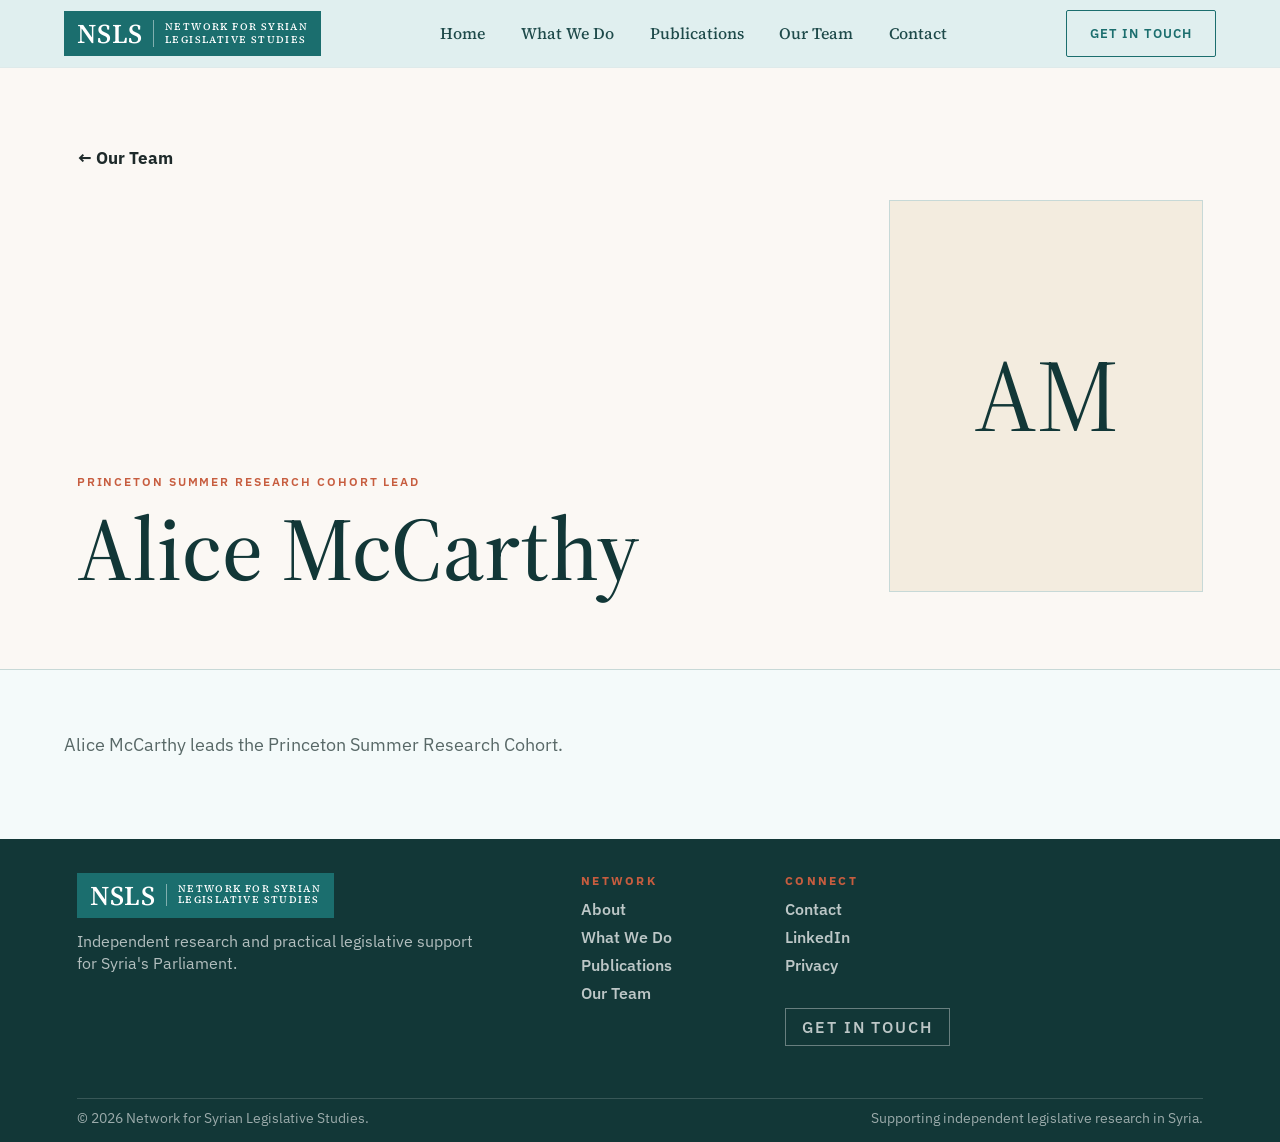
<file: alice-mccarthy.html>
<!doctype html>
<html lang="en">
  <head>
    <meta charset="utf-8">
    <meta name="viewport" content="width=device-width, initial-scale=1">
    <link rel="preconnect" href="https://fonts.googleapis.com">
    <link rel="preconnect" href="https://fonts.gstatic.com" crossorigin>
    <link href="https://fonts.googleapis.com/css2?family=IBM+Plex+Sans:wght@400;500;600;700&family=Source+Serif+4:opsz,wght@8..60,400;8..60,500;8..60,600&display=swap" rel="stylesheet">
    <link rel="stylesheet" href="styles.css?v=team-1">
    <title>Alice McCarthy | Network for Syrian Legislative Studies</title>
    <meta name="description" content="Alice McCarthy, Princeton Summer Research Cohort Lead at the Network for Syrian Legislative Studies.">
  </head>
  <body class="isl-page profile-page">
    <header class="site-header">
      <a class="brand" href="index.html" aria-label="Network for Syrian Legislative Studies home">
        <span class="brand-mark">NSLS</span>
        <span>
          <strong>Network for Syrian</strong>
          <small>Legislative Studies</small>
        </span>
      </a>
      <nav class="primary-nav" aria-label="Primary navigation">
        <a href="index.html">Home</a>
        <a href="what-we-do.html">What We Do</a>
        <a href="publications.html">Publications</a>
        <a href="our-team.html">Our Team</a>
        <a href="contact.html">Contact</a>
      </nav>
      <a class="header-action" href="contact.html#request">Get in Touch</a>
    </header>

    <main id="top">
      <section class="profile-hero" aria-labelledby="profile-title">
        <a class="profile-back" href="our-team.html">&larr; Our Team</a>
        <div class="profile-layout">
          <div>
            <p class="eyebrow">Princeton Summer Research Cohort Lead</p>
            <h1 id="profile-title">Alice McCarthy</h1>
          </div>
          <div class="profile-photo profile-mark" aria-hidden="true">AM</div>
        </div>
      </section>
      <section class="profile-body section">
        <div class="body-copy">
            <p>Alice McCarthy leads the Princeton Summer Research Cohort.</p>
        </div>
      </section>
    </main>

    <footer class="site-footer">
      <div class="footer-primary">
        <a class="brand footer-brand" href="index.html">
          <span class="brand-mark">NSLS</span>
          <span>
            <strong>Network for Syrian</strong>
            <small>Legislative Studies</small>
          </span>
        </a>
        <p>Independent research and practical legislative support for Syria's Parliament.</p>
      </div>
      <nav class="footer-links" aria-label="Footer navigation">
        <div>
          <h2>Network</h2>
          <a href="index.html">About</a>
          <a href="what-we-do.html">What We Do</a>
          <a href="publications.html">Publications</a>
          <a href="our-team.html">Our Team</a>
        </div>
        <div class="footer-connect">
          <div class="footer-connect-links">
            <h2>Connect</h2>
            <a href="contact.html">Contact</a>
            <a href="https://www.linkedin.com/" target="_blank" rel="noopener">LinkedIn</a>
            <a href="privacy.html">Privacy</a>
          </div>
          <a class="footer-cta" href="contact.html#request">Get in Touch</a>
        </div>
      </nav>
      <div class="footer-bottom">
        <p>&copy; 2026 Network for Syrian Legislative Studies.</p>
        <p>Supporting independent legislative research in Syria.</p>
      </div>
    </footer>
  </body>
</html>
</file>
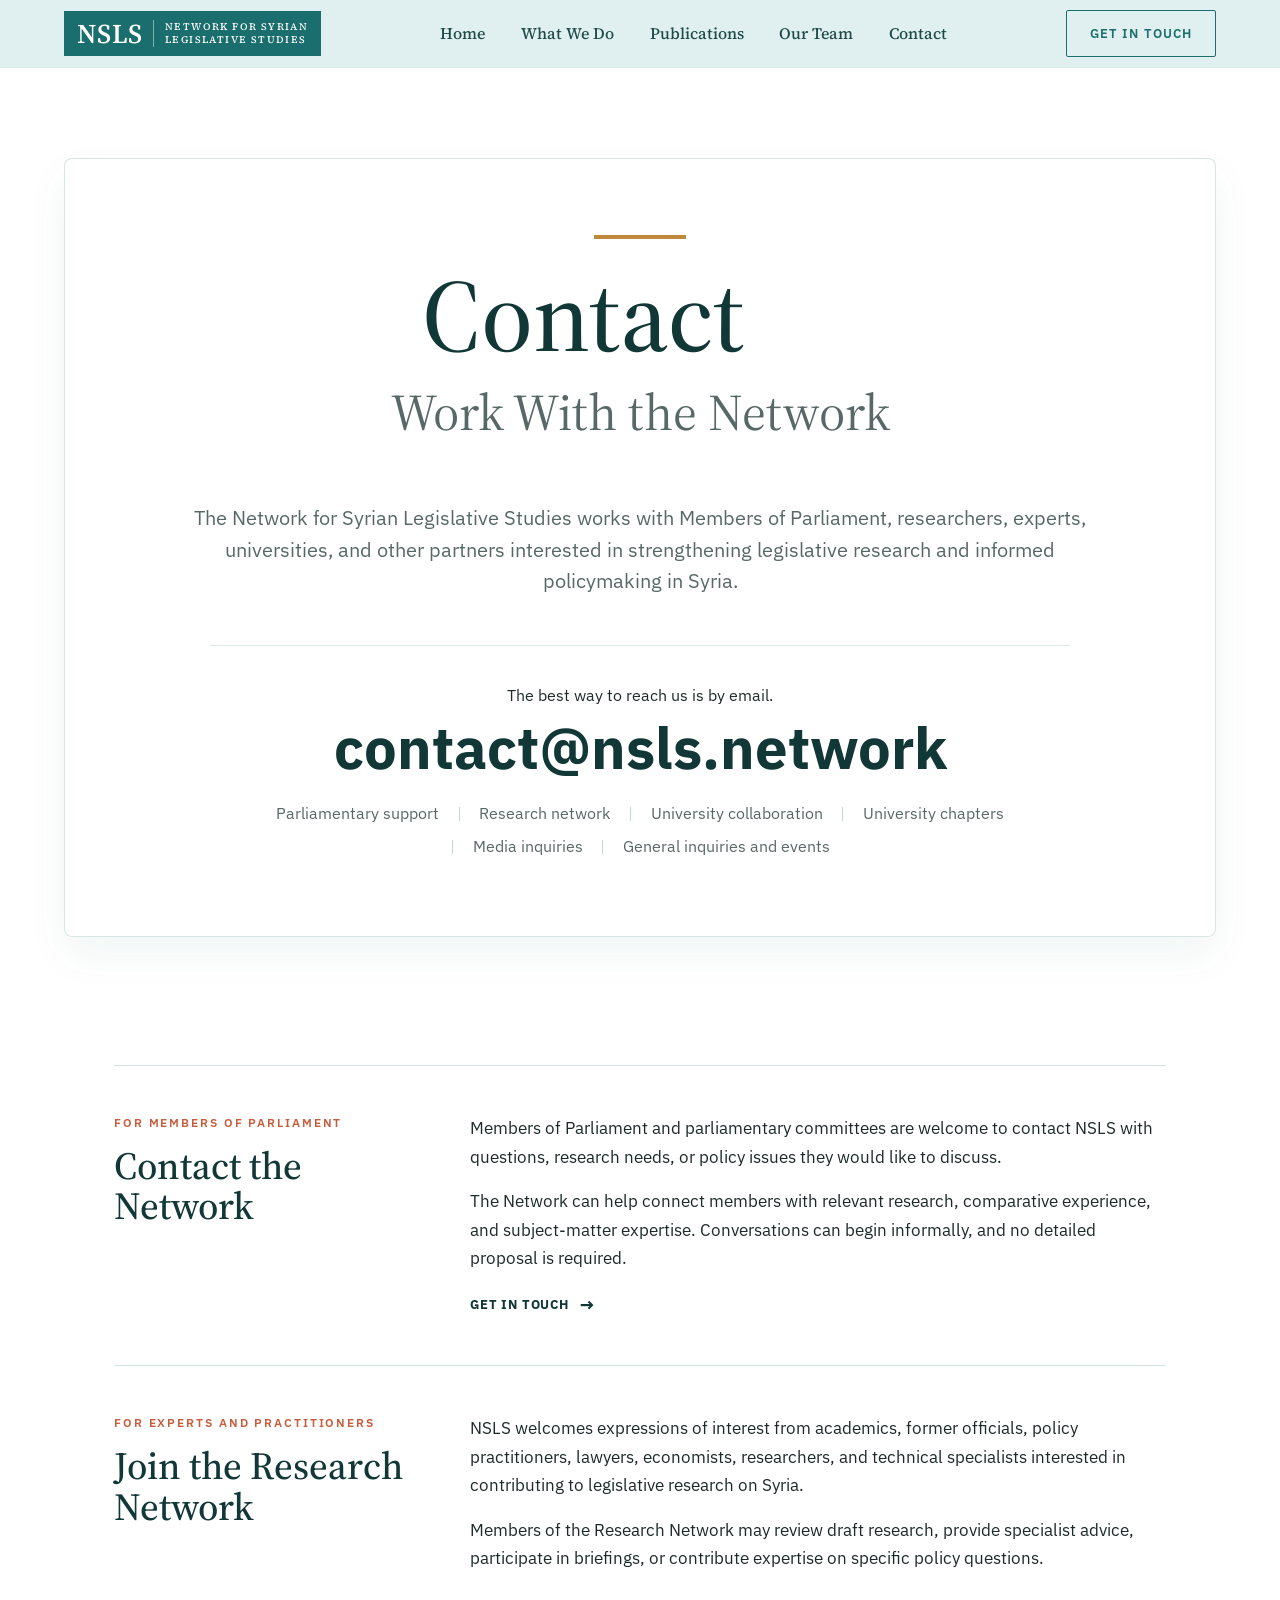
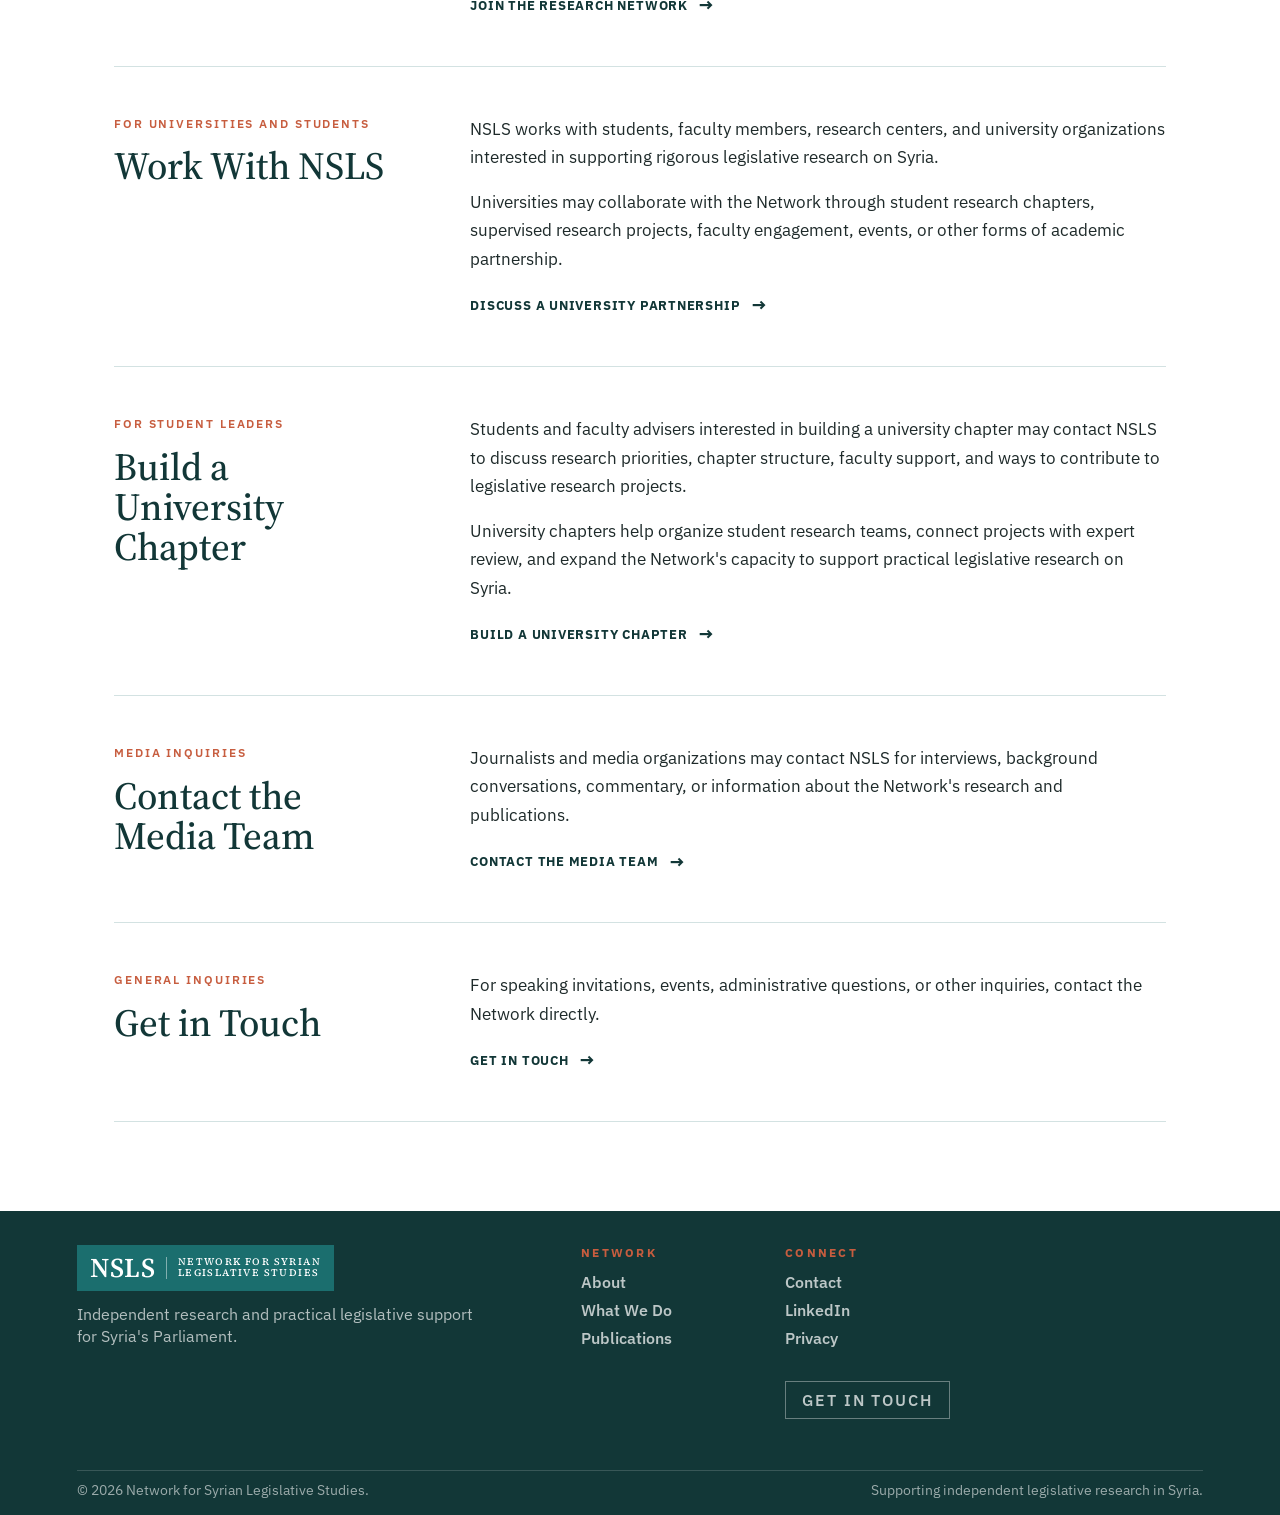
<file: contact.html>
<!doctype html>
<html lang="en">
  <head>
    <meta charset="utf-8">
    <meta name="viewport" content="width=device-width, initial-scale=1">
    <title>Contact | Network for Syrian Legislative Studies</title>
    <meta
      name="description"
      content="Request research or expert support from the Network for Syrian Legislative Studies, join the expert network, or discuss university and institutional partnerships."
    >
    <link rel="preconnect" href="https://fonts.googleapis.com">
    <link rel="preconnect" href="https://fonts.gstatic.com" crossorigin>
    <link href="https://fonts.googleapis.com/css2?family=IBM+Plex+Sans:wght@400;500;600;700&family=Source+Serif+4:opsz,wght@8..60,400;8..60,500;8..60,600&display=swap" rel="stylesheet">
    <link rel="stylesheet" href="styles.css?v=featured-49">
  </head>
  <body class="isl-page contact-page">
    <header class="site-header">
      <a class="brand" href="index.html" aria-label="Network for Syrian Legislative Studies home">
        <span class="brand-mark">NSLS</span>
        <span>
          <strong>Network for Syrian</strong>
          <small>Legislative Studies</small>
        </span>
      </a>
      <nav class="primary-nav" aria-label="Primary navigation">
        <a href="index.html">Home</a>
        <a href="what-we-do.html">What We Do</a>
        <a href="publications.html">Publications</a>
        <a href="our-team.html">Our Team</a>
        <a href="contact.html">Contact</a>
      </nav>
      <a class="header-action" href="#general">Get in Touch</a>
    </header>

    <main id="top">
        <section class="contact-hero-panel" aria-labelledby="page-title">
            <div class="contact-hero-card">
                <span class="contact-rule" aria-hidden="true"></span>
                <h1 id="page-title">Contact</h1>
                <p class="contact-subtitle">Work With the Network</p>
                <p class="contact-intro">The Network for Syrian Legislative Studies works with Members of Parliament, researchers, experts, universities, and other partners interested in strengthening legislative research and informed policymaking in Syria.</p>
                <div class="contact-email-block">
                    <p>The best way to reach us is by email.</p>
                    <a href="mailto:contact@nsls.network">contact@nsls.network</a>
                    <div class="contact-topics" aria-label="Contact topics">
                        <span>Parliamentary support</span>
                        <span>Research network</span>
                        <span>University collaboration</span>
                        <span>University chapters</span>
                        <span>Media inquiries</span>
                        <span>General inquiries and events</span>
                    </div>
                </div>
            </div>
        </section>

        <section class="contact-pathways" aria-label="Ways to work with NSLS">
            <article class="contact-pathway" id="members">
                <div class="contact-pathway-heading">
                    <p class="eyebrow">For Members of Parliament</p>
                    <h2>Contact the Network</h2>
                </div>
                <div class="contact-pathway-body">
                    <p>Members of Parliament and parliamentary committees are welcome to contact NSLS with questions, research needs, or policy issues they would like to discuss.</p>
                    <p>The Network can help connect members with relevant research, comparative experience, and subject-matter expertise. Conversations can begin informally, and no detailed proposal is required.</p>
                    <a class="text-link" href="mailto:contact@nsls.network?subject=Parliamentary%20Research%20Inquiry">Get in Touch <span aria-hidden="true">&rarr;</span></a>
                </div>
            </article>

            <article class="contact-pathway" id="experts">
                <div class="contact-pathway-heading">
                    <p class="eyebrow">For Experts and Practitioners</p>
                    <h2>Join the Research Network</h2>
                </div>
                <div class="contact-pathway-body">
                    <p>NSLS welcomes expressions of interest from academics, former officials, policy practitioners, lawyers, economists, researchers, and technical specialists interested in contributing to legislative research on Syria.</p>
                    <p>Members of the Research Network may review draft research, provide specialist advice, participate in briefings, or contribute expertise on specific policy questions.</p>
                    <a class="text-link" href="mailto:contact@nsls.network?subject=Research%20Network%20Interest">Join the Research Network <span aria-hidden="true">&rarr;</span></a>
                </div>
            </article>

            <article class="contact-pathway" id="universities">
                <div class="contact-pathway-heading">
                    <p class="eyebrow">For Universities and Students</p>
                    <h2>Work With NSLS</h2>
                </div>
                <div class="contact-pathway-body">
                    <p>NSLS works with students, faculty members, research centers, and university organizations interested in supporting rigorous legislative research on Syria.</p>
                    <p>Universities may collaborate with the Network through student research chapters, supervised research projects, faculty engagement, events, or other forms of academic partnership.</p>
                    <a class="text-link" href="mailto:contact@nsls.network?subject=University%20Partnership">Discuss a University Partnership <span aria-hidden="true">&rarr;</span></a>
                </div>
            </article>

            <article class="contact-pathway" id="university-chapter">
                <div class="contact-pathway-heading">
                    <p class="eyebrow">For Student Leaders</p>
                    <h2>Build a University Chapter</h2>
                </div>
                <div class="contact-pathway-body">
                    <p>Students and faculty advisers interested in building a university chapter may contact NSLS to discuss research priorities, chapter structure, faculty support, and ways to contribute to legislative research projects.</p>
                    <p>University chapters help organize student research teams, connect projects with expert review, and expand the Network's capacity to support practical legislative research on Syria.</p>
                    <a class="text-link" href="mailto:contact@nsls.network?subject=Build%20a%20University%20Chapter">Build a University Chapter <span aria-hidden="true">&rarr;</span></a>
                </div>
            </article>

            <article class="contact-pathway" id="media">
                <div class="contact-pathway-heading">
                    <p class="eyebrow">Media Inquiries</p>
                    <h2>Contact the Media Team</h2>
                </div>
                <div class="contact-pathway-body">
                    <p>Journalists and media organizations may contact NSLS for interviews, background conversations, commentary, or information about the Network's research and publications.</p>
                    <a class="text-link" href="mailto:contact@nsls.network?subject=Media%20Inquiry">Contact the Media Team <span aria-hidden="true">&rarr;</span></a>
                </div>
            </article>

            <article class="contact-pathway" id="general">
                <div class="contact-pathway-heading">
                    <p class="eyebrow">General Inquiries</p>
                    <h2>Get in Touch</h2>
                </div>
                <div class="contact-pathway-body">
                    <p>For speaking invitations, events, administrative questions, or other inquiries, contact the Network directly.</p>
                    <a class="text-link" href="mailto:contact@nsls.network?subject=General%20Inquiry">Get in Touch <span aria-hidden="true">&rarr;</span></a>
                </div>
            </article>
        </section>
    </main>

    <footer class="site-footer">
      <div class="footer-primary">
        <a class="brand footer-brand" href="index.html">
          <span class="brand-mark">NSLS</span>
          <span>
            <strong>Network for Syrian</strong>
            <small>Legislative Studies</small>
          </span>
        </a>
        <p>Independent research and practical legislative support for Syria's Parliament.</p>
      </div>
      <nav class="footer-links" aria-label="Footer navigation">
        <div>
          <h2>Network</h2>
          <a href="index.html">About</a>
          <a href="what-we-do.html">What We Do</a>
          <a href="publications.html">Publications</a>
        </div>
        <div class="footer-connect">
          <div class="footer-connect-links">
            <h2>Connect</h2>
            <a href="contact.html">Contact</a>
            <a href="https://www.linkedin.com/" target="_blank" rel="noopener">LinkedIn</a>
            <a href="privacy.html">Privacy</a>
          </div>
          <a class="footer-cta" href="contact.html#general">Get in Touch</a>
        </div>
      </nav>
      <div class="footer-bottom">
        <p>&copy; 2026 Network for Syrian Legislative Studies.</p>
        <p>Supporting independent legislative research in Syria.</p>
      </div>
    </footer>
  </body>
</html>
</file>
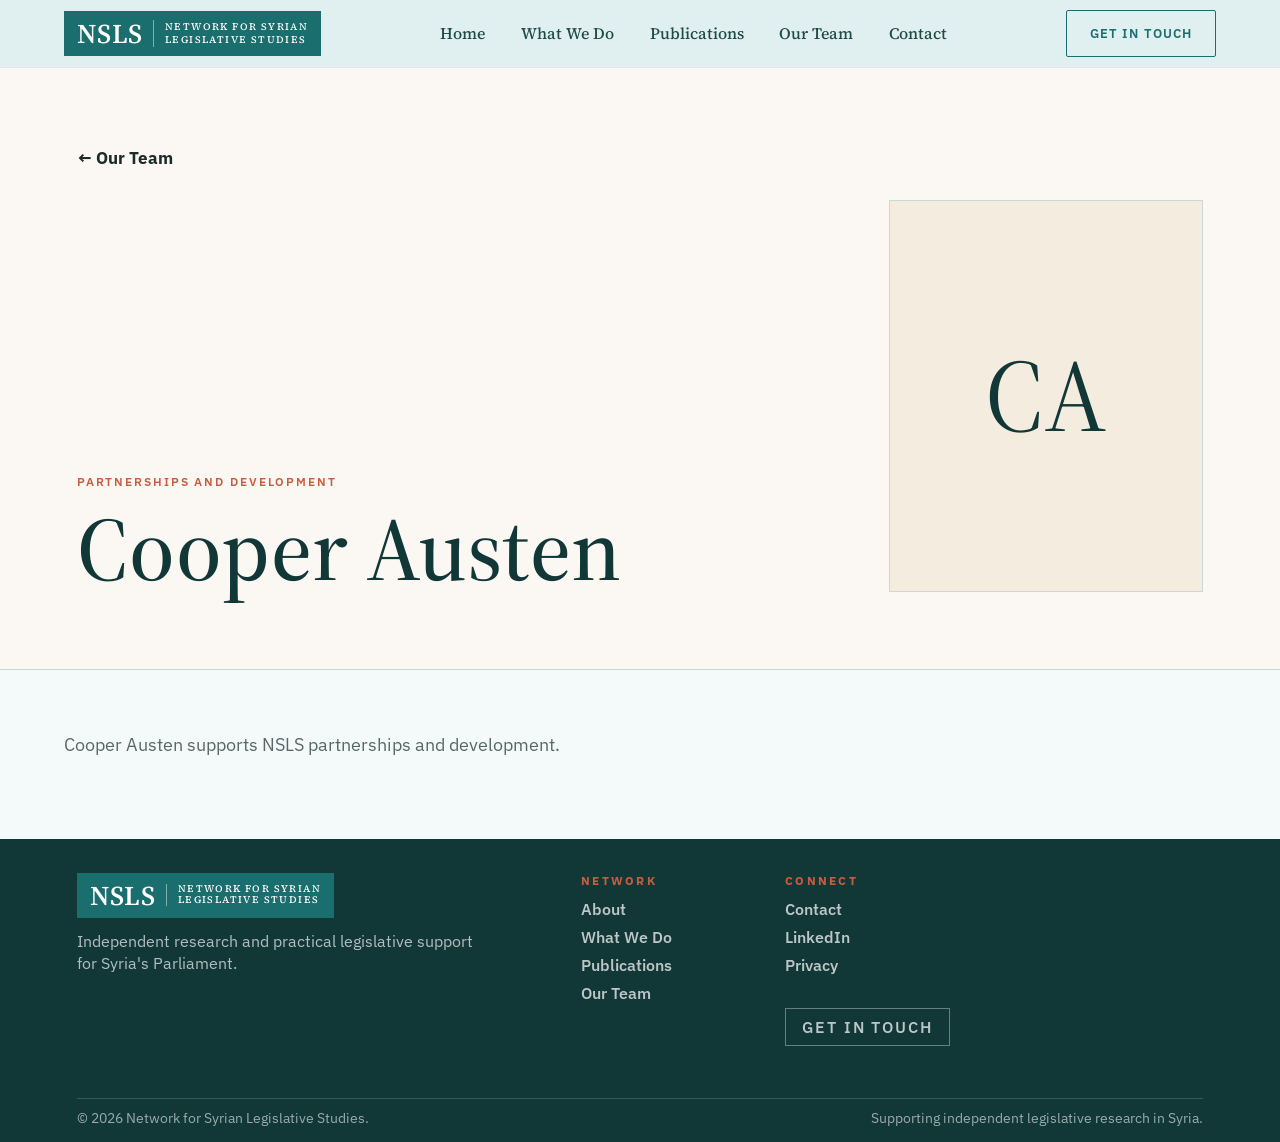
<file: cooper-austen.html>
<!doctype html>
<html lang="en">
  <head>
    <meta charset="utf-8">
    <meta name="viewport" content="width=device-width, initial-scale=1">
    <link rel="preconnect" href="https://fonts.googleapis.com">
    <link rel="preconnect" href="https://fonts.gstatic.com" crossorigin>
    <link href="https://fonts.googleapis.com/css2?family=IBM+Plex+Sans:wght@400;500;600;700&family=Source+Serif+4:opsz,wght@8..60,400;8..60,500;8..60,600&display=swap" rel="stylesheet">
    <link rel="stylesheet" href="styles.css?v=team-1">
    <title>Cooper Austen | Network for Syrian Legislative Studies</title>
    <meta name="description" content="Cooper Austen, Partnerships and Development at the Network for Syrian Legislative Studies.">
  </head>
  <body class="isl-page profile-page">
    <header class="site-header">
      <a class="brand" href="index.html" aria-label="Network for Syrian Legislative Studies home">
        <span class="brand-mark">NSLS</span>
        <span>
          <strong>Network for Syrian</strong>
          <small>Legislative Studies</small>
        </span>
      </a>
      <nav class="primary-nav" aria-label="Primary navigation">
        <a href="index.html">Home</a>
        <a href="what-we-do.html">What We Do</a>
        <a href="publications.html">Publications</a>
        <a href="our-team.html">Our Team</a>
        <a href="contact.html">Contact</a>
      </nav>
      <a class="header-action" href="contact.html#request">Get in Touch</a>
    </header>

    <main id="top">
      <section class="profile-hero" aria-labelledby="profile-title">
        <a class="profile-back" href="our-team.html">&larr; Our Team</a>
        <div class="profile-layout">
          <div>
            <p class="eyebrow">Partnerships and Development</p>
            <h1 id="profile-title">Cooper Austen</h1>
          </div>
          <div class="profile-photo profile-mark" aria-hidden="true">CA</div>
        </div>
      </section>
      <section class="profile-body section">
        <div class="body-copy">
            <p>Cooper Austen supports NSLS partnerships and development.</p>
        </div>
      </section>
    </main>

    <footer class="site-footer">
      <div class="footer-primary">
        <a class="brand footer-brand" href="index.html">
          <span class="brand-mark">NSLS</span>
          <span>
            <strong>Network for Syrian</strong>
            <small>Legislative Studies</small>
          </span>
        </a>
        <p>Independent research and practical legislative support for Syria's Parliament.</p>
      </div>
      <nav class="footer-links" aria-label="Footer navigation">
        <div>
          <h2>Network</h2>
          <a href="index.html">About</a>
          <a href="what-we-do.html">What We Do</a>
          <a href="publications.html">Publications</a>
          <a href="our-team.html">Our Team</a>
        </div>
        <div class="footer-connect">
          <div class="footer-connect-links">
            <h2>Connect</h2>
            <a href="contact.html">Contact</a>
            <a href="https://www.linkedin.com/" target="_blank" rel="noopener">LinkedIn</a>
            <a href="privacy.html">Privacy</a>
          </div>
          <a class="footer-cta" href="contact.html#request">Get in Touch</a>
        </div>
      </nav>
      <div class="footer-bottom">
        <p>&copy; 2026 Network for Syrian Legislative Studies.</p>
        <p>Supporting independent legislative research in Syria.</p>
      </div>
    </footer>
  </body>
</html>
</file>
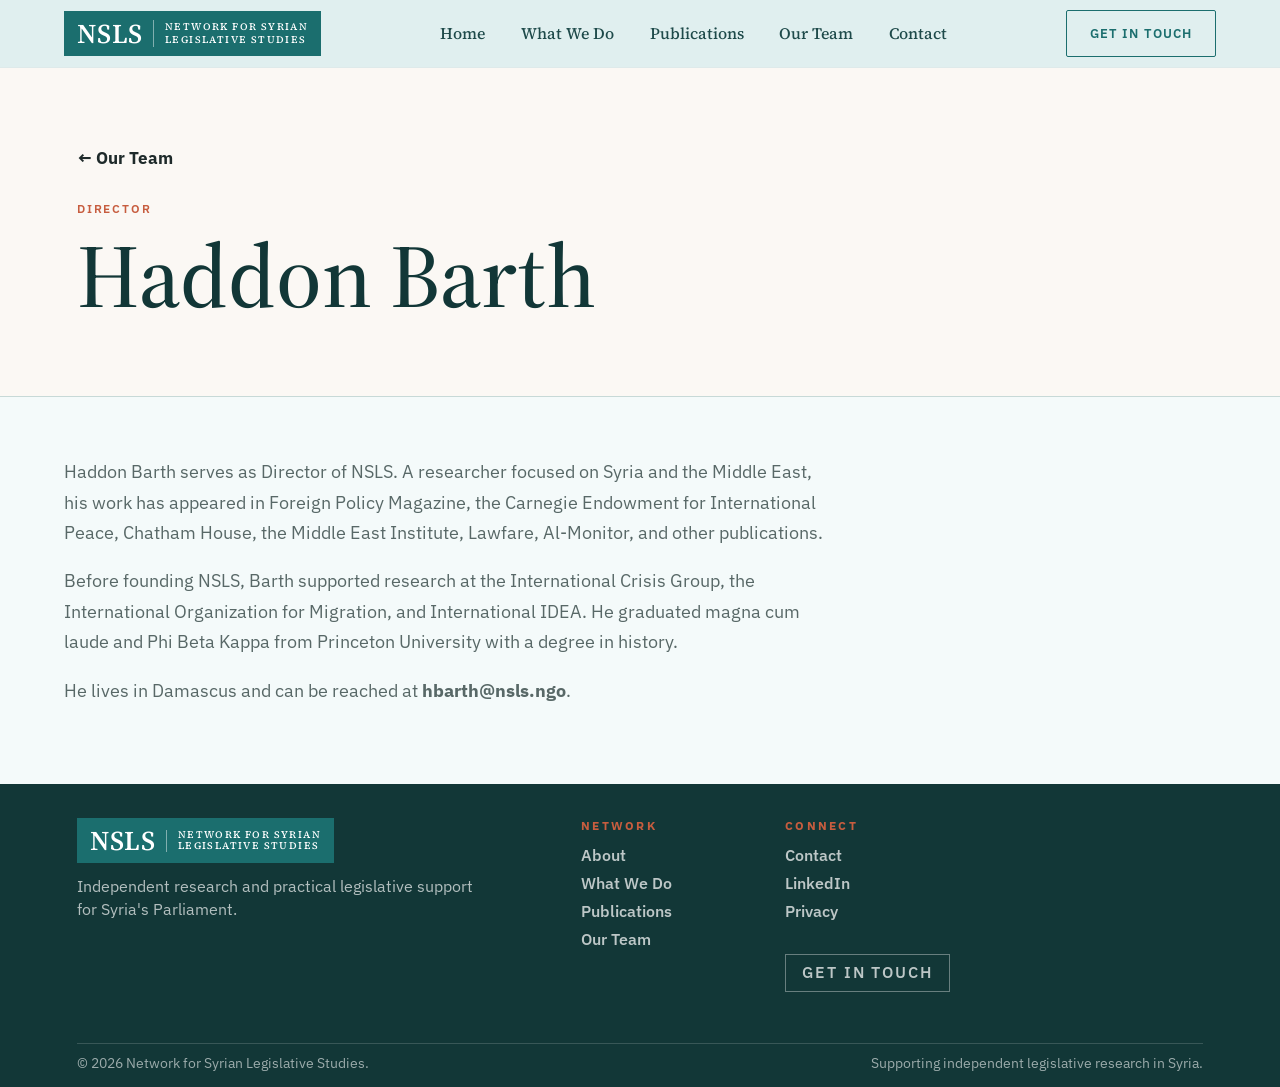
<file: haddon-barth.html>
<!doctype html>
<html lang="en">
  <head>
    <meta charset="utf-8">
    <meta name="viewport" content="width=device-width, initial-scale=1">
    <link rel="preconnect" href="https://fonts.googleapis.com">
    <link rel="preconnect" href="https://fonts.gstatic.com" crossorigin>
    <link href="https://fonts.googleapis.com/css2?family=IBM+Plex+Sans:wght@400;500;600;700&family=Source+Serif+4:opsz,wght@8..60,400;8..60,500;8..60,600&display=swap" rel="stylesheet">
    <link rel="stylesheet" href="styles.css?v=team-1">
    <title>Haddon Barth | Network for Syrian Legislative Studies</title>
    <meta name="description" content="Haddon Barth, Director at the Network for Syrian Legislative Studies.">
  </head>
  <body class="isl-page profile-page">
    <header class="site-header">
      <a class="brand" href="index.html" aria-label="Network for Syrian Legislative Studies home">
        <span class="brand-mark">NSLS</span>
        <span>
          <strong>Network for Syrian</strong>
          <small>Legislative Studies</small>
        </span>
      </a>
      <nav class="primary-nav" aria-label="Primary navigation">
        <a href="index.html">Home</a>
        <a href="what-we-do.html">What We Do</a>
        <a href="publications.html">Publications</a>
        <a href="our-team.html">Our Team</a>
        <a href="contact.html">Contact</a>
      </nav>
      <a class="header-action" href="contact.html#request">Get in Touch</a>
    </header>

    <main id="top">
      <section class="profile-hero" aria-labelledby="profile-title">
        <a class="profile-back" href="our-team.html">&larr; Our Team</a>
        <div class="profile-layout">
          <div>
            <p class="eyebrow">Director</p>
            <h1 id="profile-title">Haddon Barth</h1>
          </div>
        </div>
      </section>
      <section class="profile-body section">
        <div class="body-copy">
            <p>Haddon Barth serves as Director of NSLS. A researcher focused on Syria and the Middle East, his work has appeared in Foreign Policy Magazine, the Carnegie Endowment for International Peace, Chatham House, the Middle East Institute, Lawfare, Al-Monitor, and other publications.</p>
            <p>Before founding NSLS, Barth supported research at the International Crisis Group, the International Organization for Migration, and International IDEA. He graduated magna cum laude and Phi Beta Kappa from Princeton University with a degree in history.</p>
            <p>He lives in Damascus and can be reached at <a href="mailto:hbarth@nsls.ngo">hbarth@nsls.ngo</a>.</p>
        </div>
      </section>
    </main>

    <footer class="site-footer">
      <div class="footer-primary">
        <a class="brand footer-brand" href="index.html">
          <span class="brand-mark">NSLS</span>
          <span>
            <strong>Network for Syrian</strong>
            <small>Legislative Studies</small>
          </span>
        </a>
        <p>Independent research and practical legislative support for Syria's Parliament.</p>
      </div>
      <nav class="footer-links" aria-label="Footer navigation">
        <div>
          <h2>Network</h2>
          <a href="index.html">About</a>
          <a href="what-we-do.html">What We Do</a>
          <a href="publications.html">Publications</a>
          <a href="our-team.html">Our Team</a>
        </div>
        <div class="footer-connect">
          <div class="footer-connect-links">
            <h2>Connect</h2>
            <a href="contact.html">Contact</a>
            <a href="https://www.linkedin.com/" target="_blank" rel="noopener">LinkedIn</a>
            <a href="privacy.html">Privacy</a>
          </div>
          <a class="footer-cta" href="contact.html#request">Get in Touch</a>
        </div>
      </nav>
      <div class="footer-bottom">
        <p>&copy; 2026 Network for Syrian Legislative Studies.</p>
        <p>Supporting independent legislative research in Syria.</p>
      </div>
    </footer>
  </body>
</html>
</file>
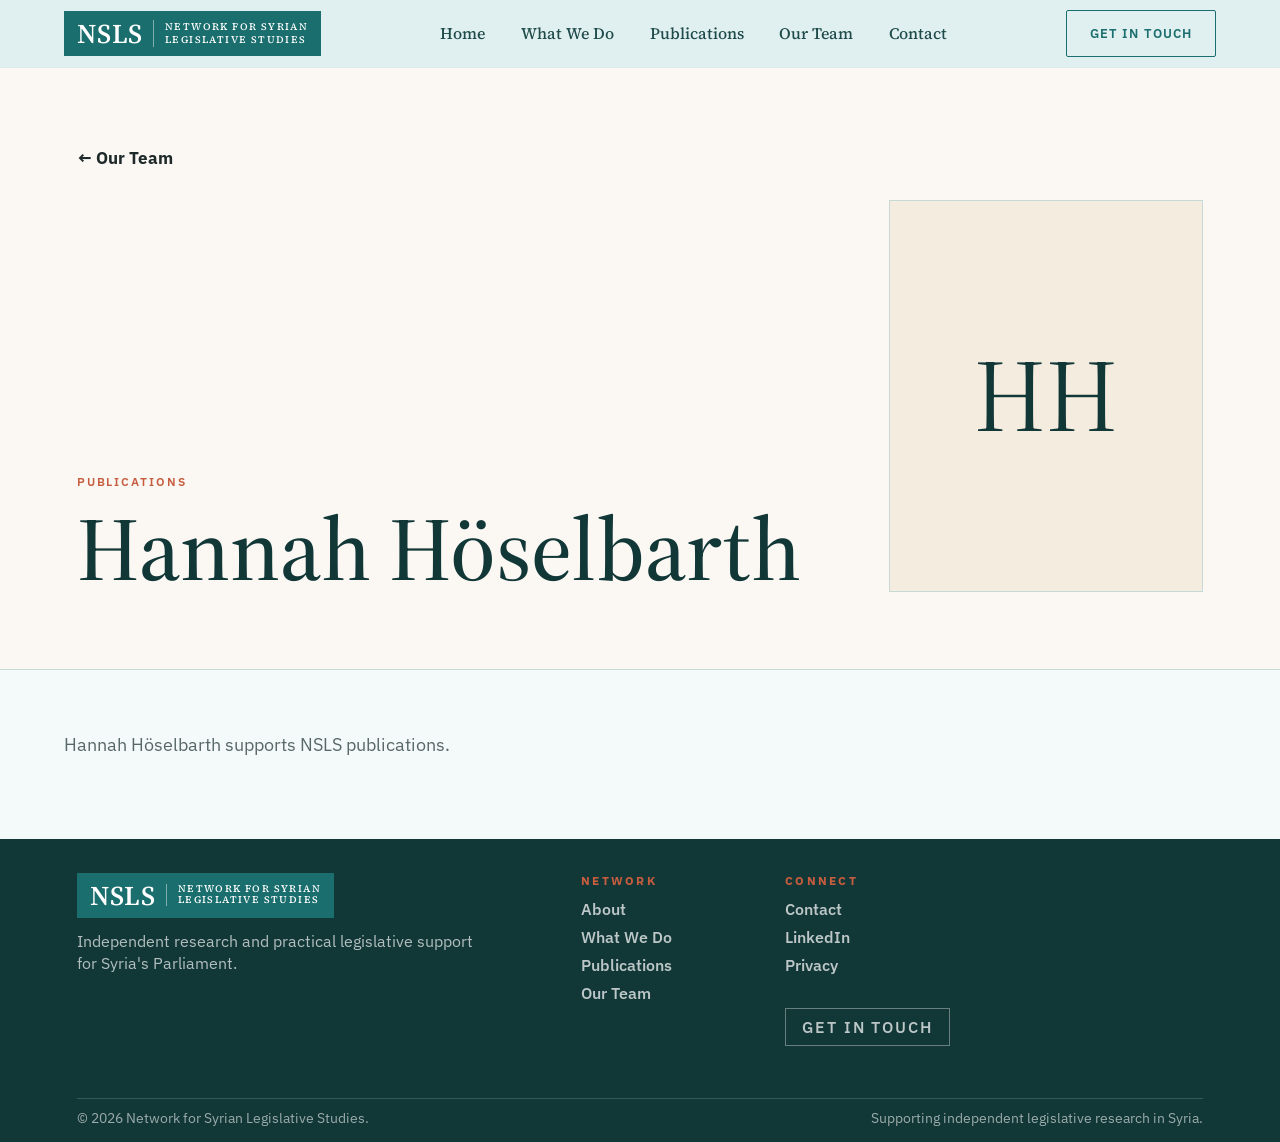
<file: hannah-hoeselbarth.html>
<!doctype html>
<html lang="en">
  <head>
    <meta charset="utf-8">
    <meta name="viewport" content="width=device-width, initial-scale=1">
    <link rel="preconnect" href="https://fonts.googleapis.com">
    <link rel="preconnect" href="https://fonts.gstatic.com" crossorigin>
    <link href="https://fonts.googleapis.com/css2?family=IBM+Plex+Sans:wght@400;500;600;700&family=Source+Serif+4:opsz,wght@8..60,400;8..60,500;8..60,600&display=swap" rel="stylesheet">
    <link rel="stylesheet" href="styles.css?v=team-1">
    <title>Hannah Höselbarth | Network for Syrian Legislative Studies</title>
    <meta name="description" content="Hannah Höselbarth, Publications at the Network for Syrian Legislative Studies.">
  </head>
  <body class="isl-page profile-page">
    <header class="site-header">
      <a class="brand" href="index.html" aria-label="Network for Syrian Legislative Studies home">
        <span class="brand-mark">NSLS</span>
        <span>
          <strong>Network for Syrian</strong>
          <small>Legislative Studies</small>
        </span>
      </a>
      <nav class="primary-nav" aria-label="Primary navigation">
        <a href="index.html">Home</a>
        <a href="what-we-do.html">What We Do</a>
        <a href="publications.html">Publications</a>
        <a href="our-team.html">Our Team</a>
        <a href="contact.html">Contact</a>
      </nav>
      <a class="header-action" href="contact.html#request">Get in Touch</a>
    </header>

    <main id="top">
      <section class="profile-hero" aria-labelledby="profile-title">
        <a class="profile-back" href="our-team.html">&larr; Our Team</a>
        <div class="profile-layout">
          <div>
            <p class="eyebrow">Publications</p>
            <h1 id="profile-title">Hannah Höselbarth</h1>
          </div>
          <div class="profile-photo profile-mark" aria-hidden="true">HH</div>
        </div>
      </section>
      <section class="profile-body section">
        <div class="body-copy">
            <p>Hannah Höselbarth supports NSLS publications.</p>
        </div>
      </section>
    </main>

    <footer class="site-footer">
      <div class="footer-primary">
        <a class="brand footer-brand" href="index.html">
          <span class="brand-mark">NSLS</span>
          <span>
            <strong>Network for Syrian</strong>
            <small>Legislative Studies</small>
          </span>
        </a>
        <p>Independent research and practical legislative support for Syria's Parliament.</p>
      </div>
      <nav class="footer-links" aria-label="Footer navigation">
        <div>
          <h2>Network</h2>
          <a href="index.html">About</a>
          <a href="what-we-do.html">What We Do</a>
          <a href="publications.html">Publications</a>
          <a href="our-team.html">Our Team</a>
        </div>
        <div class="footer-connect">
          <div class="footer-connect-links">
            <h2>Connect</h2>
            <a href="contact.html">Contact</a>
            <a href="https://www.linkedin.com/" target="_blank" rel="noopener">LinkedIn</a>
            <a href="privacy.html">Privacy</a>
          </div>
          <a class="footer-cta" href="contact.html#request">Get in Touch</a>
        </div>
      </nav>
      <div class="footer-bottom">
        <p>&copy; 2026 Network for Syrian Legislative Studies.</p>
        <p>Supporting independent legislative research in Syria.</p>
      </div>
    </footer>
  </body>
</html>
</file>
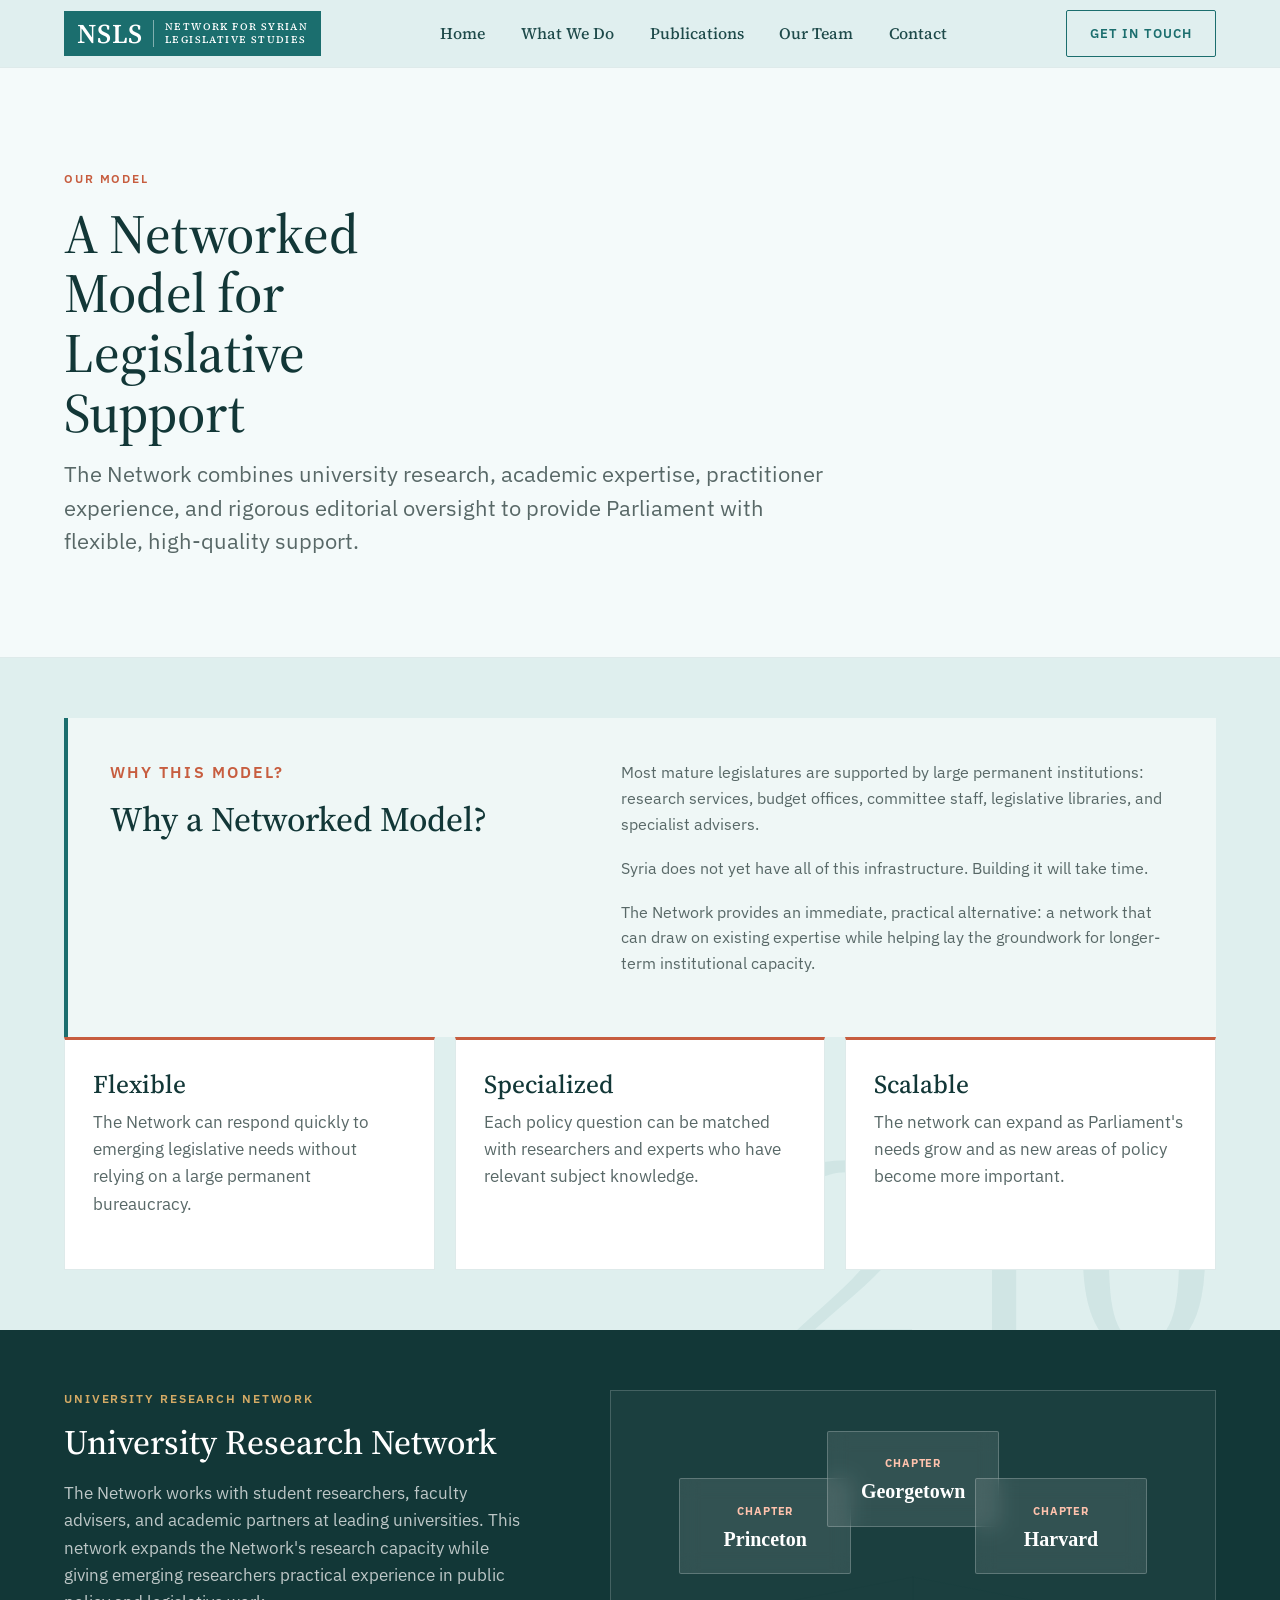
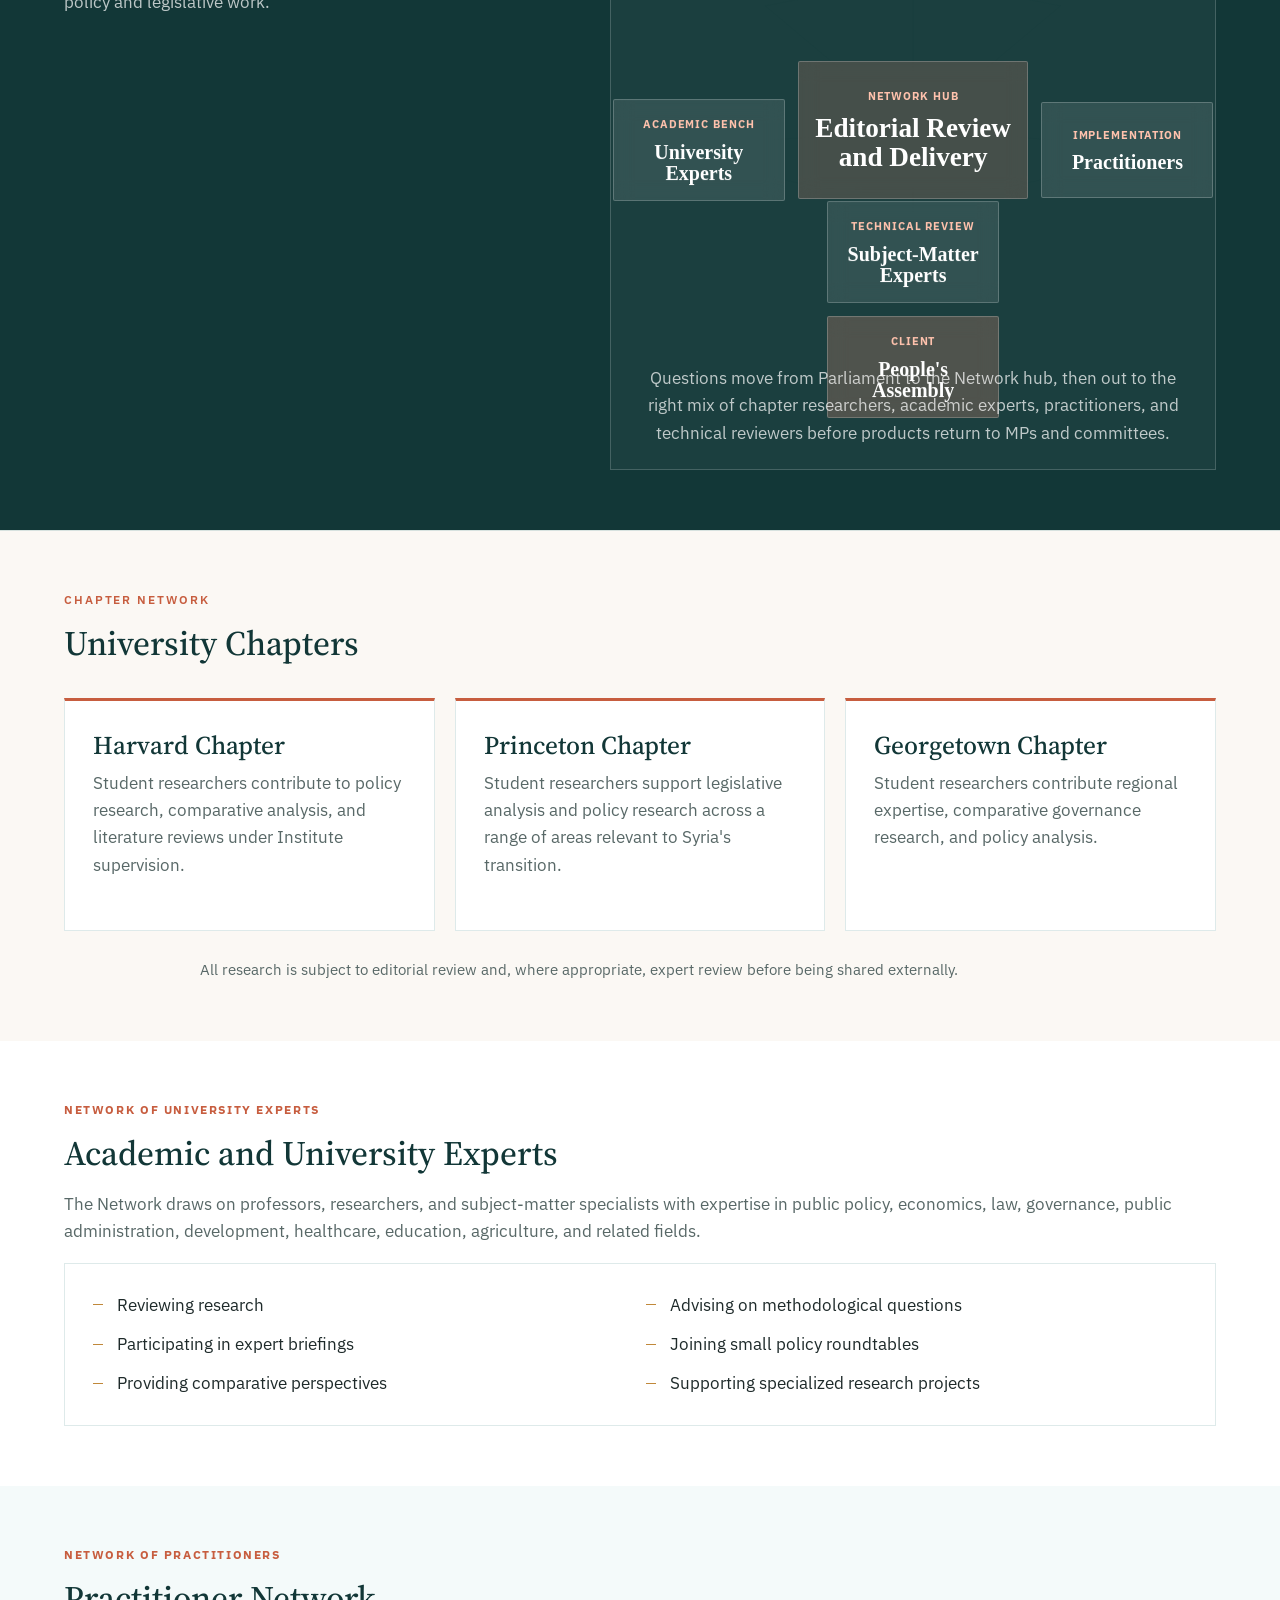
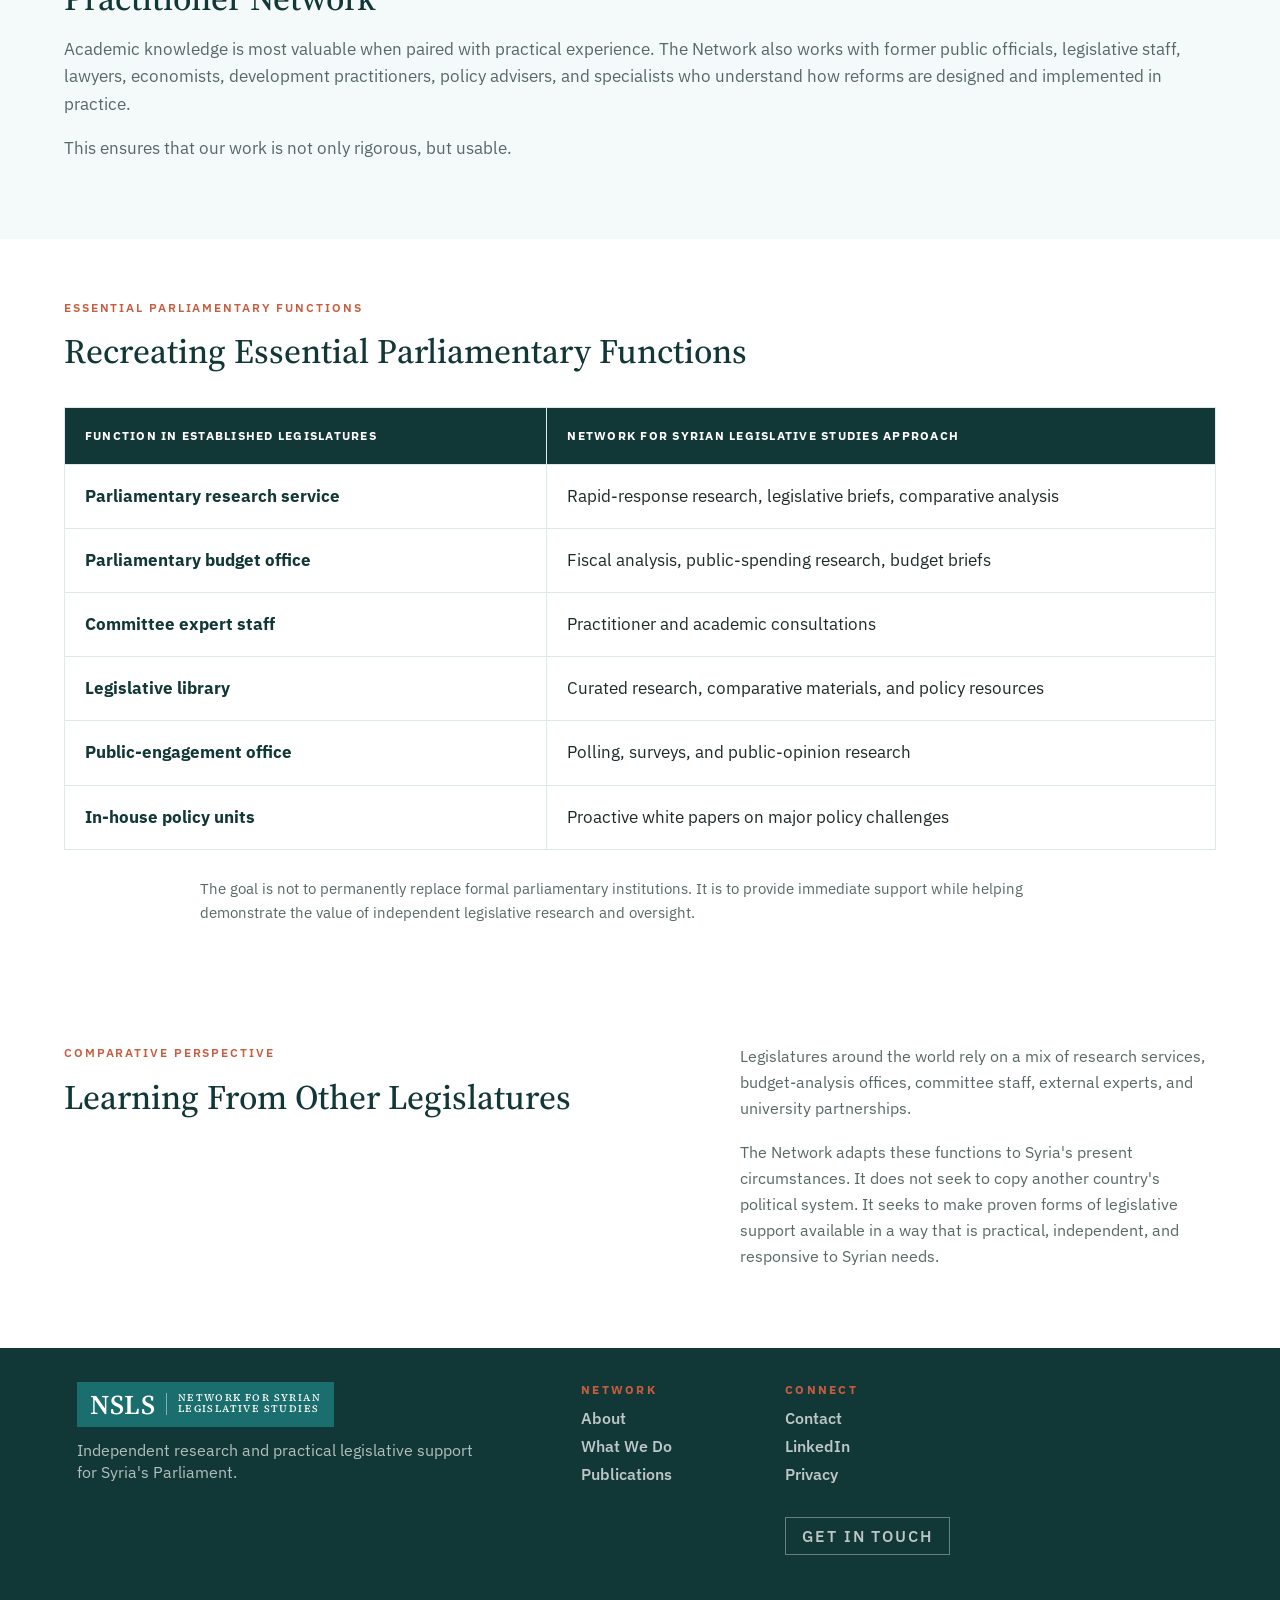
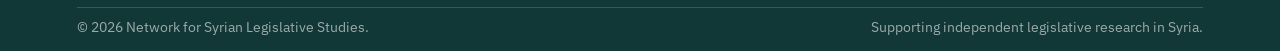
<file: our-model.html>
<!doctype html>
<html lang="en">
  <head>
    <meta charset="utf-8">
    <meta name="viewport" content="width=device-width, initial-scale=1">
    <title>Our Model | Network for Syrian Legislative Studies</title>
    <meta
      name="description"
      content="A university and practitioner network for legislative research, budget analysis, expert consultation, and public opinion research in Syria."
    >
    <link rel="preconnect" href="https://fonts.googleapis.com">
    <link rel="preconnect" href="https://fonts.gstatic.com" crossorigin>
    <link href="https://fonts.googleapis.com/css2?family=IBM+Plex+Sans:wght@400;500;600;700&family=Source+Serif+4:opsz,wght@8..60,400;8..60,500;8..60,600&display=swap" rel="stylesheet">
    <link rel="stylesheet" href="styles.css?v=featured-49">
  </head>
  <body class="isl-page">
    <header class="site-header">
      <a class="brand" href="index.html" aria-label="Network for Syrian Legislative Studies home">
        <span class="brand-mark">NSLS</span>
        <span>
          <strong>Network for Syrian</strong>
          <small>Legislative Studies</small>
        </span>
      </a>
      <nav class="primary-nav" aria-label="Primary navigation">
        <a href="index.html">Home</a>
        <a href="what-we-do.html">What We Do</a>
        <a href="publications.html">Publications</a>
        <a href="our-team.html">Our Team</a>
        <a href="contact.html">Contact</a>
      </nav>
      <a class="header-action" href="contact.html#request">Get in Touch</a>
    </header>

    <main id="top">
      <section class="page-hero" aria-labelledby="page-title">
        <p class="eyebrow">Our Model</p>
        <h1 id="page-title">A Networked Model for Legislative Support</h1>
        <p>
          The Network combines university research, academic expertise, practitioner
          experience, and rigorous editorial oversight to provide Parliament with
          flexible, high-quality support.
        </p>
      </section>

      <section class="section statement-section" aria-labelledby="why-title">
        <div class="about-grid">
          <div>
            <p class="section-kicker">Why This Model?</p>
            <h2 id="why-title">Why a Networked Model?</h2>
          </div>
          <div class="body-copy">
            <p>
              Most mature legislatures are supported by large permanent institutions:
              research services, budget offices, committee staff, legislative libraries,
              and specialist advisers.
            </p>
            <p>Syria does not yet have all of this infrastructure. Building it will take time.</p>
            <p>
              The Network provides an immediate, practical alternative: a network
              that can draw on existing expertise while helping lay the groundwork
              for longer-term institutional capacity.
            </p>
          </div>
        </div>
        <div class="three-column">
          <article>
            <h3>Flexible</h3>
            <p>The Network can respond quickly to emerging legislative needs without relying on a large permanent bureaucracy.</p>
          </article>
          <article>
            <h3>Specialized</h3>
            <p>Each policy question can be matched with researchers and experts who have relevant subject knowledge.</p>
          </article>
          <article>
            <h3>Scalable</h3>
            <p>The network can expand as Parliament's needs grow and as new areas of policy become more important.</p>
          </article>
        </div>
      </section>

      <section class="handover" aria-labelledby="network-title">
        <div class="handover-inner">
          <div>
            <p class="section-kicker light">University Research Network</p>
            <h2 id="network-title">University Research Network</h2>
            <p>
              The Network works with student researchers, faculty advisers, and
              academic partners at leading universities. This network expands the
              Network's research capacity while giving emerging researchers practical
              experience in public policy and legislative work.
            </p>
          </div>

          <div class="network-map" aria-label="University and practitioner network map">
            <svg class="network-lines" viewBox="0 0 900 620" aria-hidden="true">
              <path d="M450 310 L450 82"></path>
              <path d="M450 310 L230 125"></path>
              <path d="M450 310 L670 125"></path>
              <path d="M450 310 L132 332"></path>
              <path d="M450 310 L768 332"></path>
              <path d="M450 310 L450 528"></path>
              <path d="M230 125 L450 82 L670 125"></path>
              <path d="M132 332 C270 430 630 430 768 332"></path>
            </svg>
            <div class="map-node map-hub">
              <span>Network Hub</span>
              <strong>Editorial Review and Delivery</strong>
            </div>
            <div class="map-node map-parliament">
              <span>Client</span>
              <strong>People's Assembly</strong>
            </div>
            <div class="map-node map-princeton">
              <span>Chapter</span>
              <strong>Princeton</strong>
            </div>
            <div class="map-node map-georgetown">
              <span>Chapter</span>
              <strong>Georgetown</strong>
            </div>
            <div class="map-node map-harvard">
              <span>Chapter</span>
              <strong>Harvard</strong>
            </div>
            <div class="map-node map-researchers">
              <span>Academic Bench</span>
              <strong>University Experts</strong>
            </div>
            <div class="map-node map-practitioners">
              <span>Implementation</span>
              <strong>Practitioners</strong>
            </div>
            <div class="map-node map-specialists">
              <span>Technical Review</span>
              <strong>Subject-Matter Experts</strong>
            </div>
            <p class="web-note">
              Questions move from Parliament to the Network hub, then out to the
              right mix of chapter researchers, academic experts, practitioners, and
              technical reviewers before products return to MPs and committees.
            </p>
          </div>
        </div>
      </section>

      <section class="section services" aria-labelledby="chapters-title">
        <div class="section-heading">
          <p class="section-kicker">Chapter Network</p>
          <h2 id="chapters-title">University Chapters</h2>
        </div>
        <div class="three-column">
          <article>
            <h3>Harvard Chapter</h3>
            <p>Student researchers contribute to policy research, comparative analysis, and literature reviews under Institute supervision.</p>
          </article>
          <article>
            <h3>Princeton Chapter</h3>
            <p>Student researchers support legislative analysis and policy research across a range of areas relevant to Syria's transition.</p>
          </article>
          <article>
            <h3>Georgetown Chapter</h3>
            <p>Student researchers contribute regional expertise, comparative governance research, and policy analysis.</p>
          </article>
        </div>
        <p class="section-note">All research is subject to editorial review and, where appropriate, expert review before being shared externally.</p>
      </section>

      <section class="section service-detail" aria-labelledby="academic-title">
        <div>
          <p class="section-kicker">Network of University Experts</p>
          <h2 id="academic-title">Academic and University Experts</h2>
          <p>
            The Network draws on professors, researchers, and subject-matter
            specialists with expertise in public policy, economics, law, governance,
            public administration, development, healthcare, education, agriculture,
            and related fields.
          </p>
        </div>
        <ul class="check-list two-col-list">
          <li>Reviewing research</li>
          <li>Advising on methodological questions</li>
          <li>Participating in expert briefings</li>
          <li>Joining small policy roundtables</li>
          <li>Providing comparative perspectives</li>
          <li>Supporting specialized research projects</li>
        </ul>
      </section>

      <section class="section service-detail alt" aria-labelledby="practitioner-title">
        <div>
          <p class="section-kicker">Network of Practitioners</p>
          <h2 id="practitioner-title">Practitioner Network</h2>
          <p>
            Academic knowledge is most valuable when paired with practical experience.
            The Network also works with former public officials, legislative staff,
            lawyers, economists, development practitioners, policy advisers, and
            specialists who understand how reforms are designed and implemented in practice.
          </p>
          <p>This ensures that our work is not only rigorous, but usable.</p>
        </div>
      </section>

      <section class="section comparison-section" aria-labelledby="functions-title">
        <div class="section-heading">
          <p class="section-kicker">Essential Parliamentary Functions</p>
          <h2 id="functions-title">Recreating Essential Parliamentary Functions</h2>
        </div>
        <div class="comparison-table" role="table" aria-label="Functions in established legislatures and Network approach">
          <div role="row">
            <strong role="columnheader">Function in Established Legislatures</strong>
            <strong role="columnheader">Network for Syrian Legislative Studies Approach</strong>
          </div>
          <div role="row">
            <span role="cell">Parliamentary research service</span>
            <span role="cell">Rapid-response research, legislative briefs, comparative analysis</span>
          </div>
          <div role="row">
            <span role="cell">Parliamentary budget office</span>
            <span role="cell">Fiscal analysis, public-spending research, budget briefs</span>
          </div>
          <div role="row">
            <span role="cell">Committee expert staff</span>
            <span role="cell">Practitioner and academic consultations</span>
          </div>
          <div role="row">
            <span role="cell">Legislative library</span>
            <span role="cell">Curated research, comparative materials, and policy resources</span>
          </div>
          <div role="row">
            <span role="cell">Public-engagement office</span>
            <span role="cell">Polling, surveys, and public-opinion research</span>
          </div>
          <div role="row">
            <span role="cell">In-house policy units</span>
            <span role="cell">Proactive white papers on major policy challenges</span>
          </div>
        </div>
        <p class="section-note">
          The goal is not to permanently replace formal parliamentary institutions.
          It is to provide immediate support while helping demonstrate the value of
          independent legislative research and oversight.
        </p>
      </section>

      <section class="section capacity-section" aria-labelledby="comparative-title">
        <div class="about-grid">
          <div>
            <p class="section-kicker">Comparative Perspective</p>
            <h2 id="comparative-title">Learning From Other Legislatures</h2>
          </div>
          <div class="body-copy">
            <p>
              Legislatures around the world rely on a mix of research services,
              budget-analysis offices, committee staff, external experts, and
              university partnerships.
            </p>
            <p>
              The Network adapts these functions to Syria's present circumstances.
              It does not seek to copy another country's political system. It seeks
              to make proven forms of legislative support available in a way that is
              practical, independent, and responsive to Syrian needs.
            </p>
          </div>
        </div>
      </section>
    </main>

    <footer class="site-footer">
      <div class="footer-primary">
        <a class="brand footer-brand" href="index.html">
          <span class="brand-mark">NSLS</span>
          <span>
            <strong>Network for Syrian</strong>
            <small>Legislative Studies</small>
          </span>
        </a>
        <p>Independent research and practical legislative support for Syria's Parliament.</p>
      </div>
      <nav class="footer-links" aria-label="Footer navigation">
        <div>
          <h2>Network</h2>
          <a href="index.html">About</a>
          <a href="what-we-do.html">What We Do</a>
          <a href="publications.html">Publications</a>
        </div>
        <div class="footer-connect">
          <div class="footer-connect-links">
            <h2>Connect</h2>
            <a href="contact.html">Contact</a>
            <a href="https://www.linkedin.com/" target="_blank" rel="noopener">LinkedIn</a>
            <a href="privacy.html">Privacy</a>
          </div>
          <a class="footer-cta" href="contact.html#request">Get in Touch</a>
        </div>
      </nav>
      <div class="footer-bottom">
        <p>&copy; 2026 Network for Syrian Legislative Studies.</p>
        <p>Supporting independent legislative research in Syria.</p>
      </div>
    </footer>
  </body>
</html>
</file>
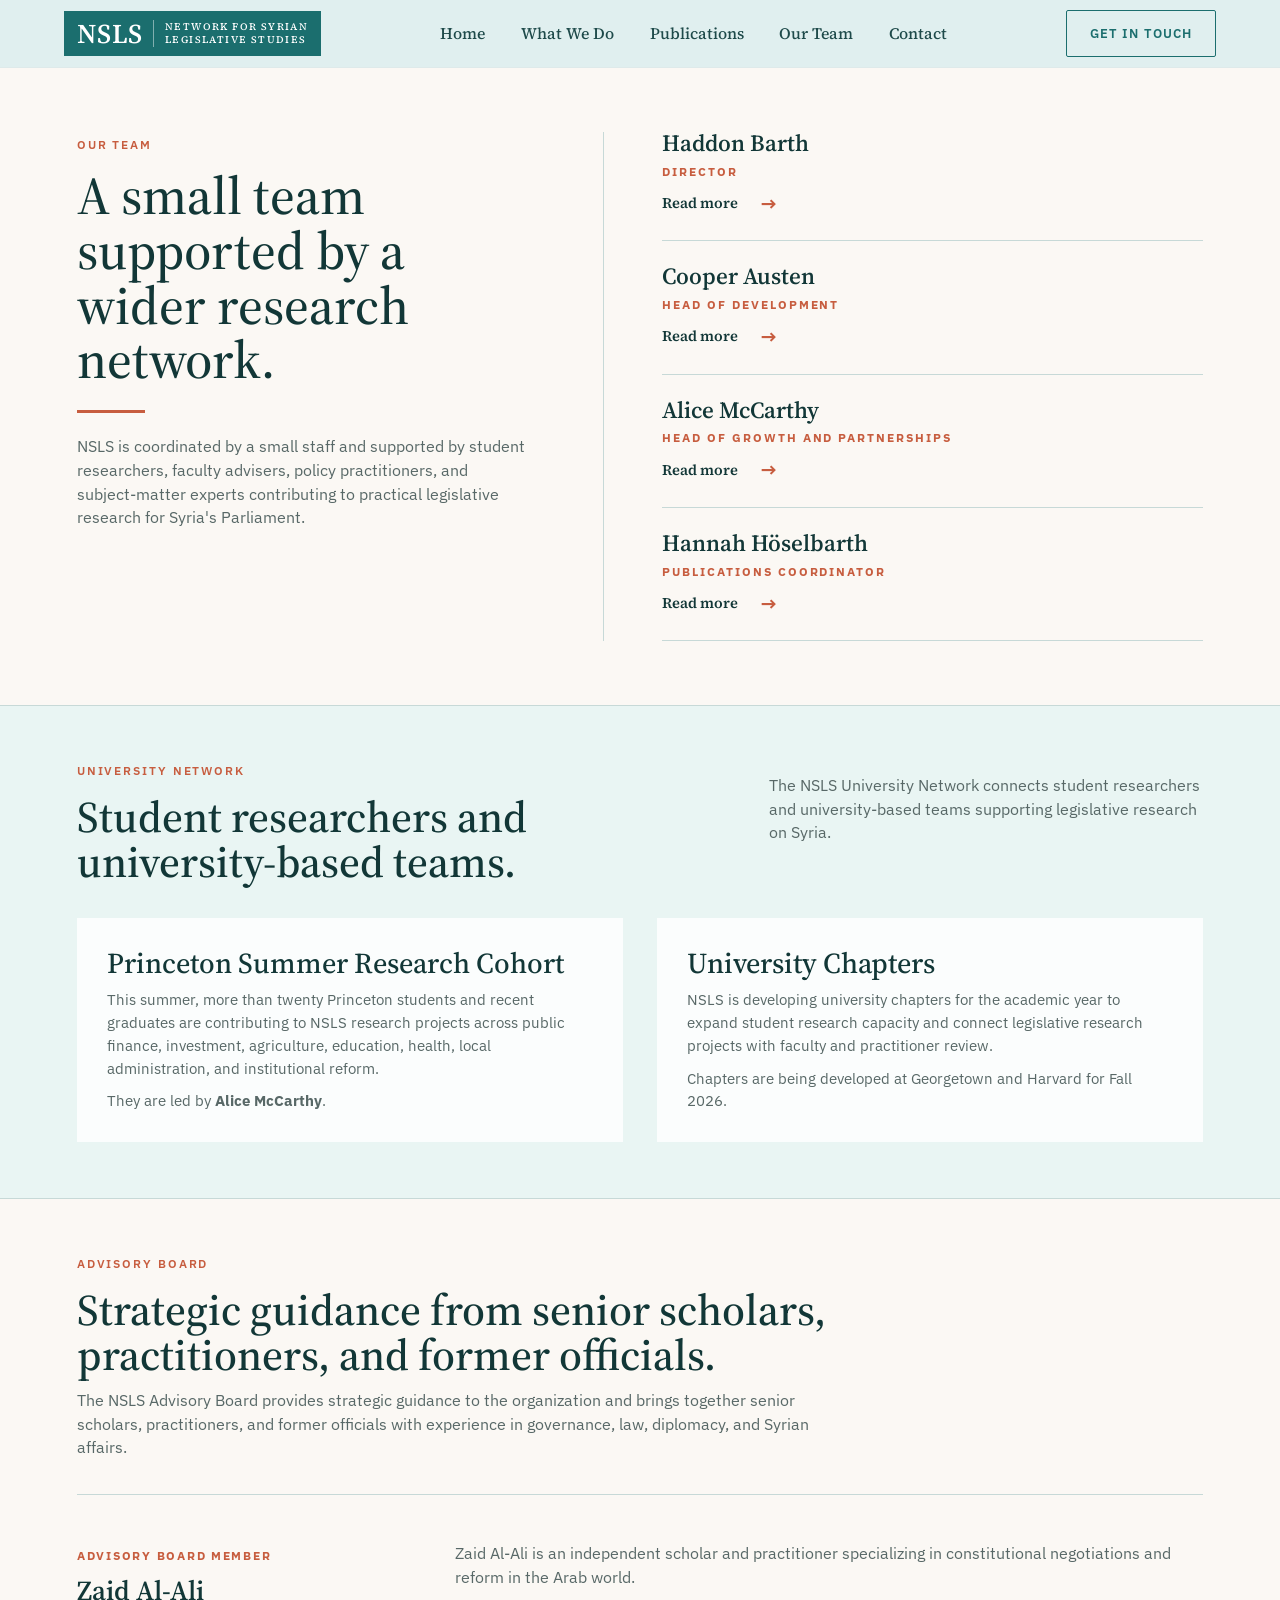
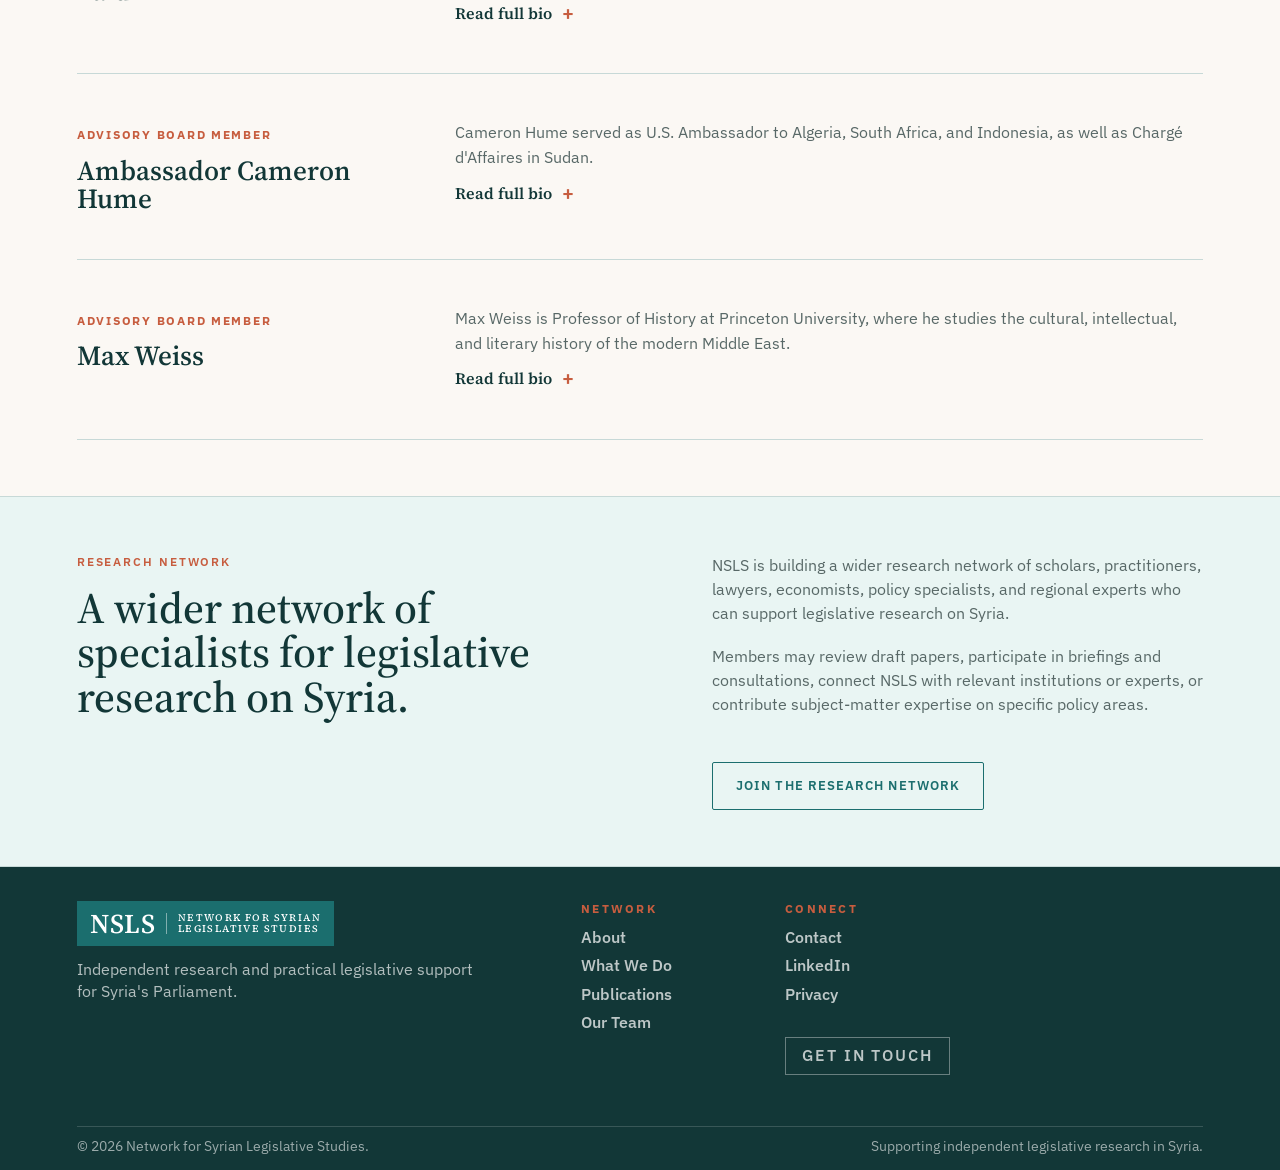
<file: our-team.html>
<!doctype html>
<html lang="en">
  <head>
    <meta charset="utf-8">
    <meta name="viewport" content="width=device-width, initial-scale=1">
    <link rel="preconnect" href="https://fonts.googleapis.com">
    <link rel="preconnect" href="https://fonts.gstatic.com" crossorigin>
    <link href="https://fonts.googleapis.com/css2?family=IBM+Plex+Sans:wght@400;500;600;700&family=Source+Serif+4:opsz,wght@8..60,400;8..60,500;8..60,600&display=swap" rel="stylesheet">
    <link rel="stylesheet" href="styles.css?v=team-1">
    <title>Our Team | Network for Syrian Legislative Studies</title>
    <meta name="description" content="The staff, university network, advisory board, and research network behind the Network for Syrian Legislative Studies.">
  </head>
  <body class="isl-page team-page">
    <header class="site-header">
      <a class="brand" href="index.html" aria-label="Network for Syrian Legislative Studies home">
        <span class="brand-mark">NSLS</span>
        <span>
          <strong>Network for Syrian</strong>
          <small>Legislative Studies</small>
        </span>
      </a>
      <nav class="primary-nav" aria-label="Primary navigation">
        <a href="index.html">Home</a>
        <a href="what-we-do.html">What We Do</a>
        <a href="publications.html">Publications</a>
        <a href="our-team.html" aria-current="page">Our Team</a>
        <a href="contact.html">Contact</a>
      </nav>
      <a class="header-action" href="contact.html#request">Get in Touch</a>
    </header>

    <main id="top">
      <section class="team-section staff-section staff-list-section merged-team-hero" aria-labelledby="staff-title">
        <div class="staff-list-inner">
          <div class="team-section-heading staff-list-heading">
            <p class="section-kicker">Our Team</p>
            <h1 id="staff-title">A small team supported by a wider research network.</h1>
            <p>NSLS is coordinated by a small staff and supported by student researchers, faculty advisers, policy practitioners, and subject-matter experts contributing to practical legislative research for Syria's Parliament.</p>
          </div>
          <div class="staff-list" aria-label="Staff members">
            <a class="staff-list-item" href="haddon-barth.html">
              <div>
                <h3>Haddon Barth</h3>
                <p class="staff-role">Director</p>
                <span>Read more <strong>&rarr;</strong></span>
              </div>
            </a>
            <a class="staff-list-item" href="cooper-austen.html">
              <div>
                <h3>Cooper Austen</h3>
                <p class="staff-role">Head of Development</p>
                <span>Read more <strong>&rarr;</strong></span>
              </div>
            </a>
            <a class="staff-list-item" href="alice-mccarthy.html">
              <div>
                <h3>Alice McCarthy</h3>
                <p class="staff-role">Head of Growth and Partnerships</p>
                <span>Read more <strong>&rarr;</strong></span>
              </div>
            </a>
            <a class="staff-list-item" href="hannah-hoeselbarth.html">
              <div>
                <h3>Hannah Höselbarth</h3>
                <p class="staff-role">Publications Coordinator</p>
                <span>Read more <strong>&rarr;</strong></span>
              </div>
            </a>
          </div>
        </div>
      </section>

      <section class="team-section university-network-section" aria-labelledby="university-title">
        <div class="team-section-heading split-heading">
          <div>
            <p class="section-kicker">University Network</p>
            <h2 id="university-title">Student researchers and university-based teams.</h2>
          </div>
          <p>The NSLS University Network connects student researchers and university-based teams supporting legislative research on Syria.</p>
        </div>
        <div class="network-panels">
          <article>
            <h3>Princeton Summer Research Cohort</h3>
            <p>This summer, more than twenty Princeton students and recent graduates are contributing to NSLS research projects across public finance, investment, agriculture, education, health, local administration, and institutional reform.</p>
            <p>They are led by <a href="alice-mccarthy.html">Alice McCarthy</a>.</p>
          </article>
          <article>
            <h3>University Chapters</h3>
            <p>NSLS is developing university chapters for the academic year to expand student research capacity and connect legislative research projects with faculty and practitioner review.</p>
            <p>Chapters are being developed at Georgetown and Harvard for Fall 2026.</p>
          </article>
        </div>
      </section>

      <section class="team-section advisory-section" aria-labelledby="advisory-title">
        <div class="team-section-heading">
          <p class="section-kicker">Advisory Board</p>
          <h2 id="advisory-title">Strategic guidance from senior scholars, practitioners, and former officials.</h2>
          <p>The NSLS Advisory Board provides strategic guidance to the organization and brings together senior scholars, practitioners, and former officials with experience in governance, law, diplomacy, and Syrian affairs.</p>
        </div>
        <div class="advisory-list">
          <article class="advisor-profile">
            <div>
              <span>Advisory Board Member</span>
              <h3>Zaid Al-Ali</h3>
            </div>
            <div class="advisor-bio">
              <p>Zaid Al-Ali is an independent scholar and practitioner specializing in constitutional negotiations and reform in the Arab world.</p>
              <div class="advisor-extra" id="bio-zaid-al-ali">
                <p>He is a Senior Programme Manager at International IDEA, a visiting research scholar at Princeton University, and the founder of the Arab Association of Constitutional Law. He is the author of The Struggle for Iraq's Future and Arab Constitutionalism: The Coming Revolution. His writing has appeared in The New York Times, The Washington Post, The Guardian, The New York Review of Books, and Foreign Policy, among other publications, and he is a frequent commentator in the international media.</p>
              </div>
              <button class="advisor-toggle" type="button" aria-expanded="false" aria-controls="bio-zaid-al-ali">Read full bio</button>
            </div>
          </article>
          <article class="advisor-profile">
            <div>
              <span>Advisory Board Member</span>
              <h3>Ambassador Cameron Hume</h3>
            </div>
            <div class="advisor-bio">
              <p>Cameron Hume served as U.S. Ambassador to Algeria, South Africa, and Indonesia, as well as Chargé d'Affaires in Sudan.</p>
              <div class="advisor-extra" id="bio-cameron-hume">
                <p>A career Foreign Service officer, he also held diplomatic assignments in Syria, Lebanon, Tunisia, Italy, and at the United Nations. He now serves as the executive director of the Maritime Humanitarian Aid Foundation.</p>
              </div>
              <button class="advisor-toggle" type="button" aria-expanded="false" aria-controls="bio-cameron-hume">Read full bio</button>
            </div>
          </article>
          <article class="advisor-profile">
            <div>
              <span>Advisory Board Member</span>
              <h3>Max Weiss</h3>
            </div>
            <div class="advisor-bio">
              <p>Max Weiss is Professor of History at Princeton University, where he studies the cultural, intellectual, and literary history of the modern Middle East.</p>
              <div class="advisor-extra" id="bio-max-weiss">
                <p>He is the author of Revolutions Aesthetic: A Cultural History of Ba'thist Syria (Stanford UP, 2022), and In the Shadow of Sectarianism: Law, Shi'ism, and the Making of Modern Lebanon (Harvard UP, 2010); co-editor (with Jens Hanssen) of Arabic Thought Beyond the Liberal Age: Towards an Intellectual History of the Nahda (Cambridge UP, 2016), and Arabic Thought Against the Authoritarian Age: Towards an Intellectual History of the Present (Cambridge UP, 2018); and translator, most recently, of Alawiya Sobh, This Thing Called Love (Calcutta, 2022); Dunya Mikhail, The Beekeeper: Rescuing the Stolen Women of Iraq (New York, 2018), and Nihad Sirees, States of Passion (London, 2018). He earned a Ph.D. in Modern Middle East History from Stanford University.</p>
              </div>
              <button class="advisor-toggle" type="button" aria-expanded="false" aria-controls="bio-max-weiss">Read full bio</button>
            </div>
          </article>
        </div>
      </section>

      <section class="team-section research-network-section" aria-labelledby="research-network-title">
        <div>
          <p class="section-kicker">Research Network</p>
          <h2 id="research-network-title">A wider network of specialists for legislative research on Syria.</h2>
        </div>
        <div class="body-copy">
          <p>NSLS is building a wider research network of scholars, practitioners, lawyers, economists, policy specialists, and regional experts who can support legislative research on Syria.</p>
          <p>Members may review draft papers, participate in briefings and consultations, connect NSLS with relevant institutions or experts, or contribute subject-matter expertise on specific policy areas.</p>
          <a class="button secondary section-button" href="contact.html#request">Join the Research Network</a>
        </div>
      </section>
    </main>

    <footer class="site-footer">
      <div class="footer-primary">
        <a class="brand footer-brand" href="index.html">
          <span class="brand-mark">NSLS</span>
          <span>
            <strong>Network for Syrian</strong>
            <small>Legislative Studies</small>
          </span>
        </a>
        <p>Independent research and practical legislative support for Syria's Parliament.</p>
      </div>
      <nav class="footer-links" aria-label="Footer navigation">
        <div>
          <h2>Network</h2>
          <a href="index.html">About</a>
          <a href="what-we-do.html">What We Do</a>
          <a href="publications.html">Publications</a>
          <a href="our-team.html">Our Team</a>
        </div>
        <div class="footer-connect">
          <div class="footer-connect-links">
            <h2>Connect</h2>
            <a href="contact.html">Contact</a>
            <a href="https://www.linkedin.com/" target="_blank" rel="noopener">LinkedIn</a>
            <a href="privacy.html">Privacy</a>
          </div>
          <a class="footer-cta" href="contact.html#request">Get in Touch</a>
        </div>
      </nav>
      <div class="footer-bottom">
        <p>&copy; 2026 Network for Syrian Legislative Studies.</p>
        <p>Supporting independent legislative research in Syria.</p>
      </div>
    </footer>

    <script>
      (() => {
        const advisorList = document.querySelector('.advisory-list');
        if (!advisorList) return;

        const profiles = Array.from(advisorList.querySelectorAll('.advisor-profile'));

        const setOpen = (profile, open) => {
          const extra = profile.querySelector('.advisor-extra');
          const toggle = profile.querySelector('.advisor-toggle');
          if (!extra || !toggle) return;
          profile.dataset.expanded = String(open);
          toggle.setAttribute('aria-expanded', String(open));
        };

        const openOnly = (profile) => {
          profiles.forEach((item) => setOpen(item, item === profile));
        };

        profiles.forEach((profile) => {
          const toggle = profile.querySelector('.advisor-toggle');
          profile.addEventListener('mouseenter', () => openOnly(profile));
          profile.addEventListener('focusin', () => openOnly(profile));
          toggle?.addEventListener('click', (event) => {
            event.preventDefault();
            const isOpen = toggle.getAttribute('aria-expanded') === 'true';
            profiles.forEach((item) => setOpen(item, false));
            if (!isOpen) setOpen(profile, true);
          });
        });

        advisorList.addEventListener('mouseleave', () => {
          profiles.forEach((profile) => setOpen(profile, false));
        });
      })();
    </script>
  </body>
</html>
</file>
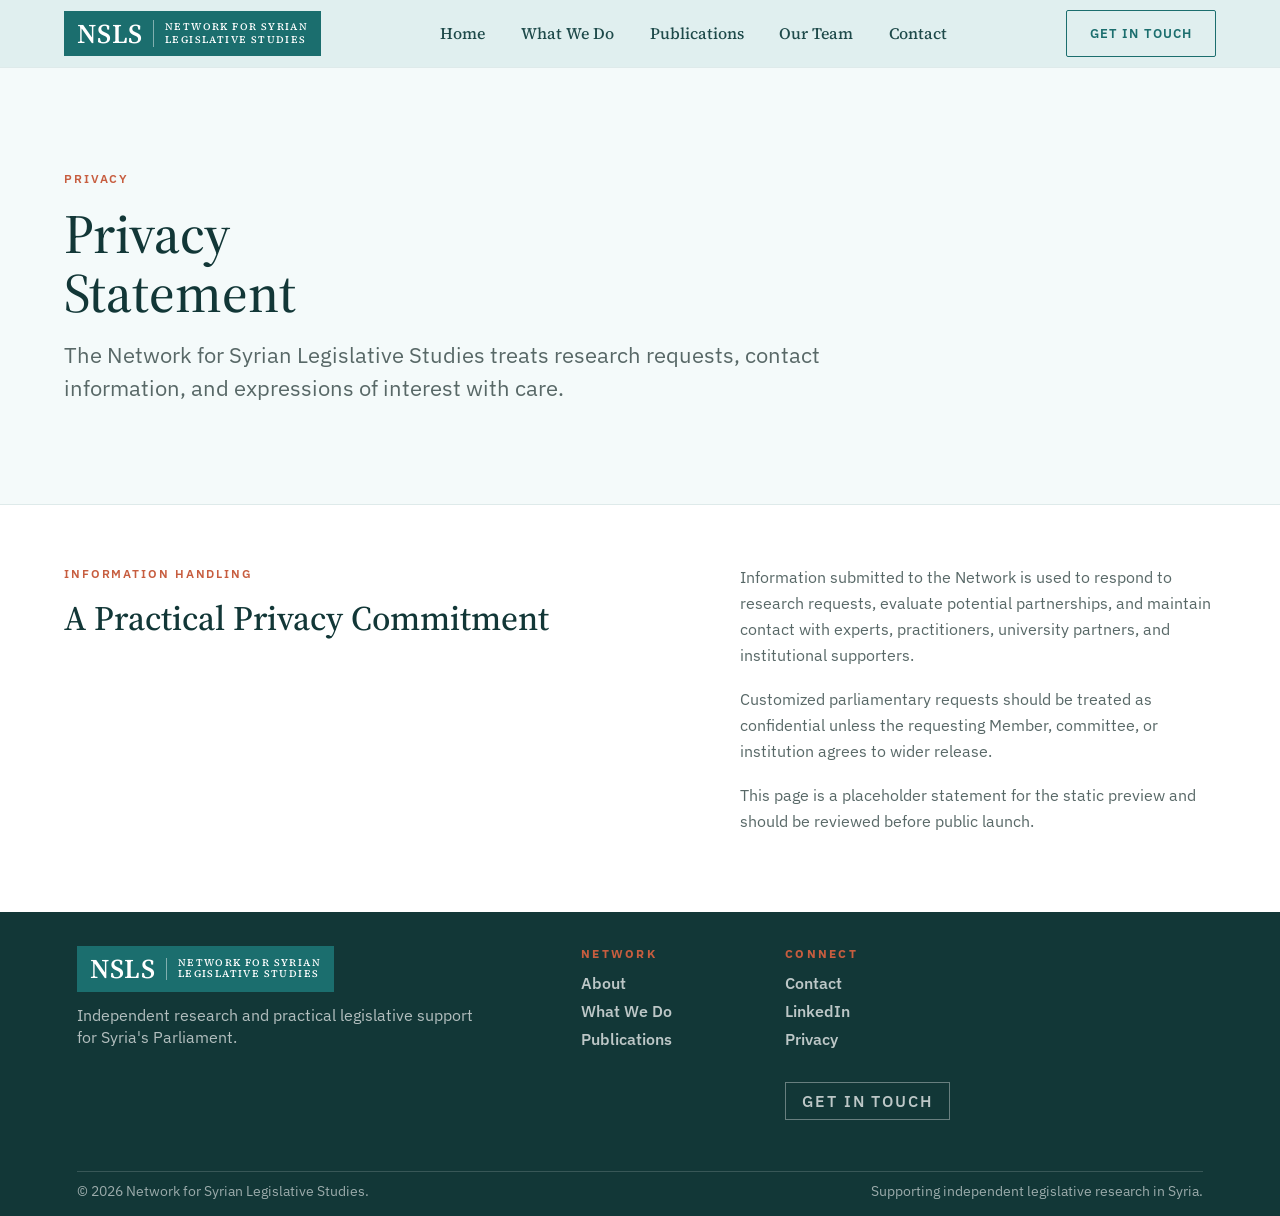
<file: privacy.html>
<!doctype html>
<html lang="en">
  <head>
    <meta charset="utf-8">
    <meta name="viewport" content="width=device-width, initial-scale=1">
    <title>Privacy | Network for Syrian Legislative Studies</title>
    <meta
      name="description"
      content="Privacy statement for the Network for Syrian Legislative Studies."
    >
    <link rel="preconnect" href="https://fonts.googleapis.com">
    <link rel="preconnect" href="https://fonts.gstatic.com" crossorigin>
    <link href="https://fonts.googleapis.com/css2?family=IBM+Plex+Sans:wght@400;500;600;700&family=Source+Serif+4:opsz,wght@8..60,400;8..60,500;8..60,600&display=swap" rel="stylesheet">
    <link rel="stylesheet" href="styles.css?v=featured-49">
  </head>
  <body class="isl-page">
    <header class="site-header">
      <a class="brand" href="index.html" aria-label="Network for Syrian Legislative Studies home">
        <span class="brand-mark">NSLS</span>
        <span>
          <strong>Network for Syrian</strong>
          <small>Legislative Studies</small>
        </span>
      </a>
      <nav class="primary-nav" aria-label="Primary navigation">
        <a href="index.html">Home</a>
        <a href="what-we-do.html">What We Do</a>
        <a href="publications.html">Publications</a>
        <a href="our-team.html">Our Team</a>
        <a href="contact.html">Contact</a>
      </nav>
      <a class="header-action" href="contact.html#request">Get in Touch</a>
    </header>

    <main id="top">
      <section class="page-hero" aria-labelledby="page-title">
        <p class="eyebrow">Privacy</p>
        <h1 id="page-title">Privacy Statement</h1>
        <p>
          The Network for Syrian Legislative Studies treats research requests, contact
          information, and expressions of interest with care.
        </p>
      </section>

      <section class="section impartiality-section" aria-labelledby="privacy-title">
        <div class="about-grid">
          <div>
            <p class="section-kicker">Information Handling</p>
            <h2 id="privacy-title">A Practical Privacy Commitment</h2>
          </div>
          <div class="body-copy">
            <p>
              Information submitted to the Network is used to respond to research
              requests, evaluate potential partnerships, and maintain contact with
              experts, practitioners, university partners, and institutional supporters.
            </p>
            <p>
              Customized parliamentary requests should be treated as confidential
              unless the requesting Member, committee, or institution agrees to wider release.
            </p>
            <p>
              This page is a placeholder statement for the static preview and should be
              reviewed before public launch.
            </p>
          </div>
        </div>
      </section>
    </main>

    <footer class="site-footer">
      <div class="footer-primary">
        <a class="brand footer-brand" href="index.html">
          <span class="brand-mark">NSLS</span>
          <span>
            <strong>Network for Syrian</strong>
            <small>Legislative Studies</small>
          </span>
        </a>
        <p>Independent research and practical legislative support for Syria's Parliament.</p>
      </div>
      <nav class="footer-links" aria-label="Footer navigation">
        <div>
          <h2>Network</h2>
          <a href="index.html">About</a>
          <a href="what-we-do.html">What We Do</a>
          <a href="publications.html">Publications</a>
        </div>
        <div class="footer-connect">
          <div class="footer-connect-links">
            <h2>Connect</h2>
            <a href="contact.html">Contact</a>
            <a href="https://www.linkedin.com/" target="_blank" rel="noopener">LinkedIn</a>
            <a href="privacy.html">Privacy</a>
          </div>
          <a class="footer-cta" href="contact.html#request">Get in Touch</a>
        </div>
      </nav>
      <div class="footer-bottom">
        <p>&copy; 2026 Network for Syrian Legislative Studies.</p>
        <p>Supporting independent legislative research in Syria.</p>
      </div>
    </footer>
  </body>
</html>
</file>
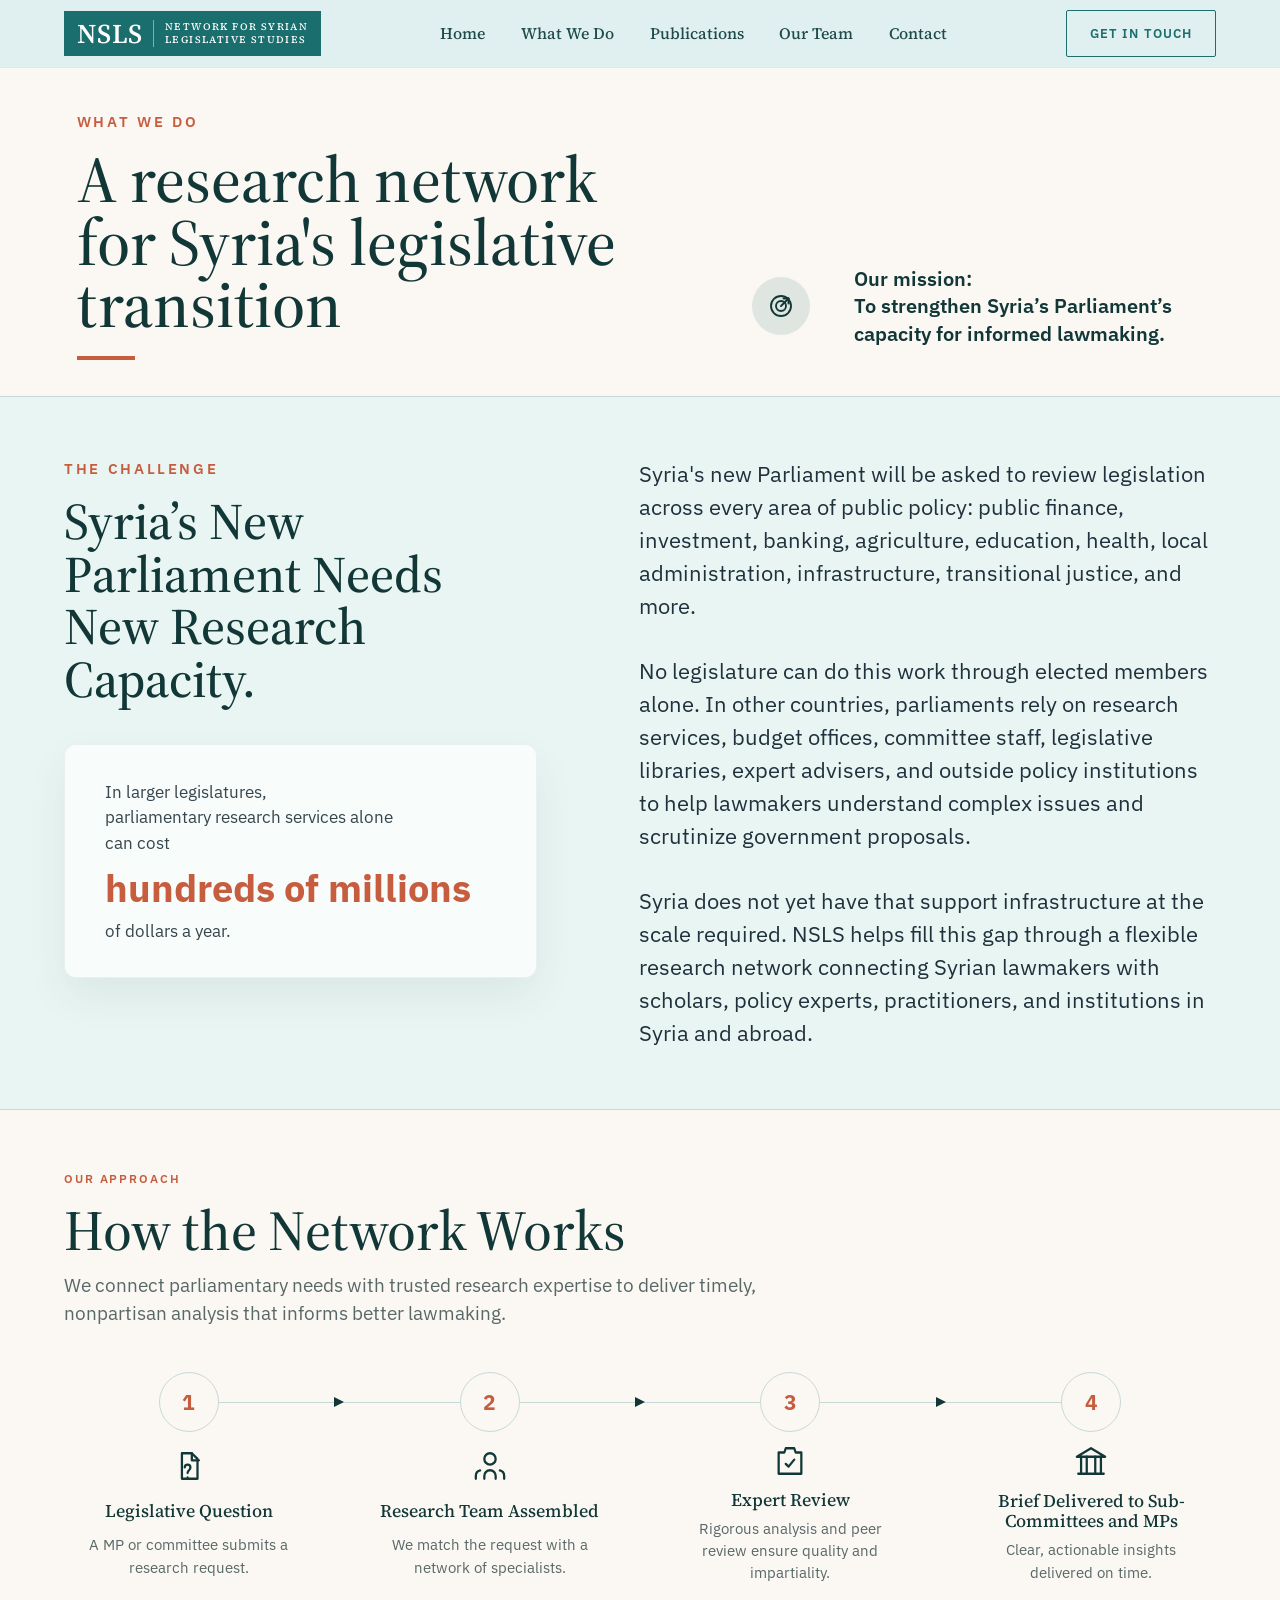
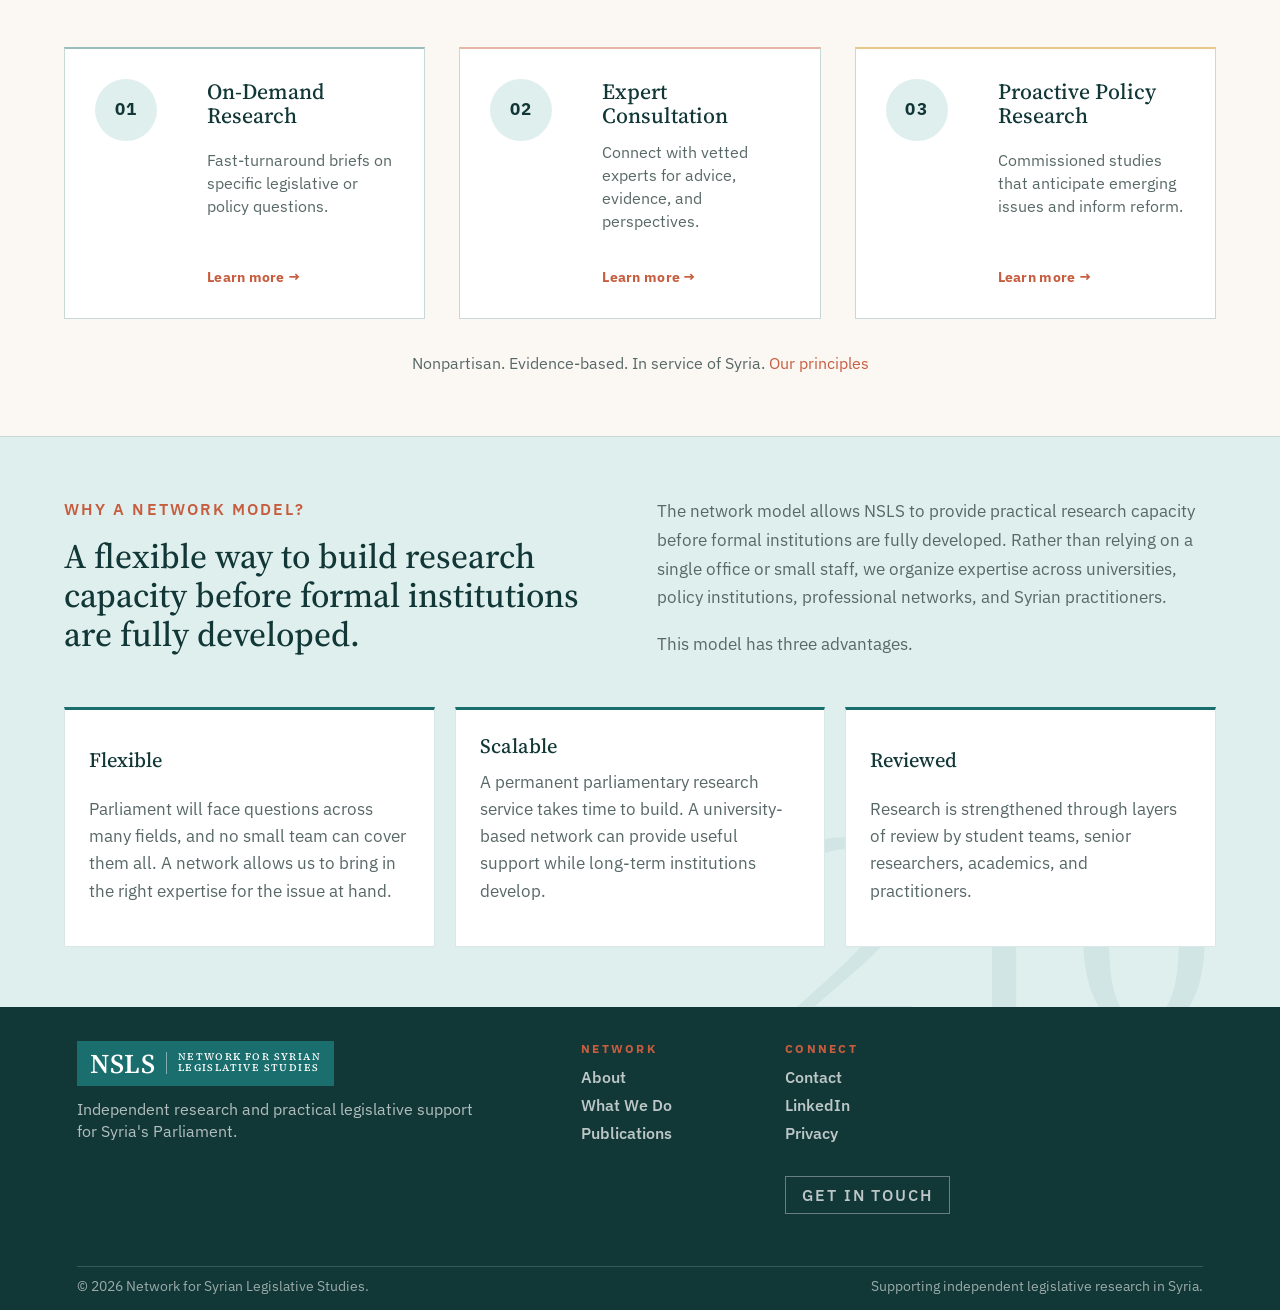
<file: what-we-do.html>
<!doctype html>
<html lang="en">
  <head>
    <meta charset="utf-8">
    <meta name="viewport" content="width=device-width, initial-scale=1">
    <title>What We Do | Network for Syrian Legislative Studies</title>
    <meta
      name="description"
      content="Research, budget analysis, expert consultation, public opinion research, and proactive policy papers for Syria's Parliament."
    >
    <link rel="preconnect" href="https://fonts.googleapis.com">
    <link rel="preconnect" href="https://fonts.gstatic.com" crossorigin>
    <link href="https://fonts.googleapis.com/css2?family=IBM+Plex+Sans:wght@400;500;600;700&family=Source+Serif+4:opsz,wght@8..60,400;8..60,500;8..60,600&display=swap" rel="stylesheet">
    <link rel="stylesheet" href="styles.css?v=featured-49">
  </head>
  <body class="isl-page">
    <header class="site-header">
      <a class="brand" href="index.html" aria-label="Network for Syrian Legislative Studies home">
        <span class="brand-mark">NSLS</span>
        <span>
          <strong>Network for Syrian</strong>
          <small>Legislative Studies</small>
        </span>
      </a>
      <nav class="primary-nav" aria-label="Primary navigation">
        <a href="index.html">Home</a>
        <a href="what-we-do.html">What We Do</a>
        <a href="publications.html">Publications</a>
        <a href="our-team.html">Our Team</a>
        <a href="contact.html">Contact</a>
      </nav>
      <a class="header-action" href="contact.html#request">Get in Touch</a>
    </header>

    <main id="top">
      <section class="what-intro compact" aria-labelledby="page-title">
        <div class="what-intro-copy">
          <p class="eyebrow">What We Do</p>
          <h1 id="page-title">A research network for Syria's legislative transition</h1>
          <span class="intro-rule" aria-hidden="true"></span>
        </div>
        <div class="intro-goal">
          <span class="goal-icon" aria-hidden="true">
            <svg viewBox="0 0 24 24"><circle cx="12" cy="12" r="8"></circle><circle cx="12" cy="12" r="4"></circle><path d="M12 12l6-6"></path><path d="M18 6h-4"></path><path d="M18 6v4"></path></svg>
          </span>
          <p>Our mission:<br>To strengthen Syria’s Parliament’s capacity for informed lawmaking.</p>
        </div>
      </section>

      <section class="section what-challenge" aria-labelledby="transition-title">
        <div class="challenge-grid">
          <div class="challenge-left">
            <p class="section-kicker">The Challenge</p>
            <h2 id="transition-title">Syria’s New Parliament Needs New Research Capacity.</h2>
            <aside class="challenge-stat">
              <p>In larger legislatures,<br>parliamentary research services alone<br>can cost</p>
              <strong>hundreds of millions</strong>
              <p>of dollars a year.</p>
            </aside>
          </div>
          <div class="challenge-copy body-copy">
            <p>Syria's new Parliament will be asked to review legislation across every area of public policy: public finance, investment, banking, agriculture, education, health, local administration, infrastructure, transitional justice, and more.</p>
            <p>No legislature can do this work through elected members alone. In other countries, parliaments rely on research services, budget offices, committee staff, legislative libraries, expert advisers, and outside policy institutions to help lawmakers understand complex issues and scrutinize government proposals.</p>
            <p>Syria does not yet have that support infrastructure at the scale required. NSLS helps fill this gap through a flexible research network connecting Syrian lawmakers with scholars, policy experts, practitioners, and institutions in Syria and abroad.</p>
          </div>
        </div>
      </section>

      <section class="approach-section section" aria-labelledby="approach-title">
        <div class="approach-heading">
          <p class="section-kicker">Our Approach</p>
          <h2 id="approach-title">How the Network Works</h2>
          <p>We connect parliamentary needs with trusted research expertise to deliver timely, nonpartisan analysis that informs better lawmaking.</p>
        </div>

        <div class="approach-steps" aria-label="How the network works">
          <article>
            <span class="step-number">1</span>
            <svg viewBox="0 0 24 24" aria-hidden="true"><path d="M7 3h7l4 4v14H7z"></path><path d="M14 3v5h5"></path><path d="M11 17c0-2 2-2 2-4a2 2 0 0 0-4 0"></path><path d="M11 20h.01"></path></svg>
            <h3>Legislative Question</h3>
            <p>A MP or committee submits a research request.</p>
          </article>
          <article>
            <span class="step-number">2</span>
            <svg viewBox="0 0 24 24" aria-hidden="true"><path d="M16 21v-2a4 4 0 0 0-8 0v2"></path><circle cx="12" cy="7" r="4"></circle><path d="M22 21v-2a4 4 0 0 0-3-3.87"></path><path d="M2 21v-2a4 4 0 0 1 3-3.87"></path></svg>
            <h3>Research Team Assembled</h3>
            <p>We match the request with a network of specialists.</p>
          </article>
          <article>
            <span class="step-number">3</span>
            <svg viewBox="0 0 24 24" aria-hidden="true"><path d="M9 3h6l1 3h4v15H4V6h4z"></path><path d="M9 14l2 2 4-5"></path></svg>
            <h3>Expert Review</h3>
            <p>Rigorous analysis and peer review ensure quality and impartiality.</p>
          </article>
          <article>
            <span class="step-number">4</span>
            <svg viewBox="0 0 24 24" aria-hidden="true"><path d="M3 21h18"></path><path d="M5 21V9"></path><path d="M19 21V9"></path><path d="M9 21V9"></path><path d="M15 21V9"></path><path d="M2 9h20L12 3z"></path></svg>
            <h3>Brief Delivered to Sub-Committees and MPs</h3>
            <p>Clear, actionable insights delivered on time.</p>
          </article>
        </div>

        <div class="approach-cards" aria-label="Core approach services">
          <a href="#publications">
            <span class="approach-icon">01</span>
            <h3>On-Demand Research</h3>
            <p>Fast-turnaround briefs on specific legislative or policy questions.</p>
            <strong>Learn more &rarr;</strong>
          </a>
          <a href="#publications">
            <span class="approach-icon">02</span>
            <h3>Expert Consultation</h3>
            <p>Connect with vetted experts for advice, evidence, and perspectives.</p>
            <strong>Learn more &rarr;</strong>
          </a>
          <a href="#publications">
            <span class="approach-icon">03</span>
            <h3>Proactive Policy Research</h3>
            <p>Commissioned studies that anticipate emerging issues and inform reform.</p>
            <strong>Learn more &rarr;</strong>
          </a>
        </div>

        <p class="approach-note">Nonpartisan. Evidence-based. In service of Syria. <a href="privacy.html">Our principles</a></p>
      </section>


      <section class="section statement-section what-network-model" aria-labelledby="network-model-title">
        <div class="what-copy-grid">
          <div>
            <p class="section-kicker">Why a Network Model?</p>
            <h2 id="network-model-title">A flexible way to build research capacity before formal institutions are fully developed.</h2>
          </div>
          <div class="body-copy">
            <p>The network model allows NSLS to provide practical research capacity before formal institutions are fully developed. Rather than relying on a single office or small staff, we organize expertise across universities, policy institutions, professional networks, and Syrian practitioners.</p>
            <p>This model has three advantages.</p>
          </div>
        </div>
        <div class="three-column chapter-list what-advantages">
          <article>
            <h3>Flexible</h3>
            <p>Parliament will face questions across many fields, and no small team can cover them all. A network allows us to bring in the right expertise for the issue at hand.</p>
          </article>
          <article>
            <h3>Scalable</h3>
            <p>A permanent parliamentary research service takes time to build. A university-based network can provide useful support while long-term institutions develop.</p>
          </article>
          <article>
            <h3>Reviewed</h3>
            <p>Research is strengthened through layers of review by student teams, senior researchers, academics, and practitioners.</p>
          </article>
        </div>
      </section>

</main>

    <footer class="site-footer">
      <div class="footer-primary">
        <a class="brand footer-brand" href="index.html">
          <span class="brand-mark">NSLS</span>
          <span>
            <strong>Network for Syrian</strong>
            <small>Legislative Studies</small>
          </span>
        </a>
        <p>Independent research and practical legislative support for Syria's Parliament.</p>
      </div>
      <nav class="footer-links" aria-label="Footer navigation">
        <div>
          <h2>Network</h2>
          <a href="index.html">About</a>
          <a href="what-we-do.html">What We Do</a>
          <a href="publications.html">Publications</a>
        </div>
        <div class="footer-connect">
          <div class="footer-connect-links">
            <h2>Connect</h2>
            <a href="contact.html">Contact</a>
            <a href="https://www.linkedin.com/" target="_blank" rel="noopener">LinkedIn</a>
            <a href="privacy.html">Privacy</a>
          </div>
          <a class="footer-cta" href="contact.html#request">Get in Touch</a>
        </div>
      </nav>
      <div class="footer-bottom">
        <p>&copy; 2026 Network for Syrian Legislative Studies.</p>
        <p>Supporting independent legislative research in Syria.</p>
      </div>
    </footer>
  </body>
</html>
</file>
<file: styles.css>
@import url("https://fonts.googleapis.com/css2?family=IBM+Plex+Sans:wght@400;500;600;700&family=Source+Serif+4:opsz,wght@8..60,400;8..60,500;8..60,600&display=swap");

:root {
  --ink: #1e2a2a;
  --deep: #123737;
  --muted: #647676;
  --paper: #f4fafa;
  --wash: #dfefee;
  --line: #c7d9d7;
  --terracotta: #c75d3f;
  --terracotta-dark: #9f4029;
  --terracotta-soft: #d88972;
  --cream: #fbf4e8;
  --white: #ffffff;
  --shadow: 0 24px 70px rgba(18, 55, 55, 0.14);
  font-family: Inter, system-ui, -apple-system, BlinkMacSystemFont, "Segoe UI", sans-serif;
}

/* SPI-inspired visual pass for the ISLS page. Keeps copy/structure intact. */
.isl-page {
  --crimson: #1b6e6e;
  --crimson-dark: #125454;
  --navy: #1e4a4a;
  --navy-deep: #123737;
  --ink: #1e2a2a;
  --cream: #f4fafa;
  --paper: #ffffff;
  --stone: #deeaea;
  --stone-dark: #bcd0d0;
  --gold: #c0883a;
  --muted: #586867;
  --accent: #c75d3f;
  --accent-soft: #d88972;
  --serif: "Newsreader", Georgia, serif;
  --sans: "Inter", system-ui, -apple-system, sans-serif;
  --maxw: 1200px;
  --gutter: clamp(20px, 5vw, 64px);
  font-family: var(--sans);
  background: var(--cream);
  font-size: 17px;
  line-height: 1.6;
}

.isl-page h1,
.isl-page h2,
.isl-page h3 {
  font-family: var(--serif);
  font-weight: 500;
  line-height: 1.12;
  color: var(--navy-deep);
}

.isl-page .site-header {
  position: sticky;
  display: flex;
  justify-content: space-between;
  gap: 28px;
  min-height: 68px;
  padding: 0 var(--gutter);
  background: rgba(223, 239, 238, 0.92);
  border-bottom: 1px solid var(--stone);
  backdrop-filter: saturate(140%) blur(8px);
}

.isl-page .brand {
  gap: 0;
  background: var(--crimson);
  color: #fff;
  padding: 9px 13px;
}

.isl-page .brand-mark {
  width: auto;
  height: auto;
  color: #fff;
  background: transparent;
  border-radius: 0;
  font-family: var(--serif);
  font-size: 1.7rem;
  font-weight: 600;
  line-height: 1;
}

.isl-page .brand > span:last-child {
  margin-left: 11px;
  padding-left: 11px;
  border-left: 1px solid rgba(255, 255, 255, 0.45);
}

.isl-page .brand strong,
.isl-page .brand small {
  color: #fff;
  font-family: var(--serif);
  font-size: 0.62rem;
  font-weight: 500;
  letter-spacing: 0.14em;
  line-height: 1.32;
  text-transform: uppercase;
}

.isl-page .primary-nav {
  gap: 28px;
  color: var(--navy);
  font-family: var(--serif);
  font-size: 1rem;
  font-weight: 500;
}

.isl-page .primary-nav a:hover {
  color: var(--crimson);
}

.isl-page .header-action,
.isl-page .button {
  min-height: auto;
  padding: 12px 23px;
  border-radius: 2px;
  font-family: var(--sans);
  font-size: 0.82rem;
  font-weight: 600;
  letter-spacing: 0.08em;
  border: 1px solid var(--crimson);
  text-transform: uppercase;
  transition: background-color 0.18s ease, color 0.18s ease;
}

.isl-page .header-action,
.isl-page .button.secondary {
  color: var(--crimson);
  background: transparent;
}

.isl-page .button.primary {
  color: #fff;
  background: var(--crimson);
}

.isl-page .header-action:hover,
.isl-page .button.secondary:hover {
  color: #fff;
  background: var(--crimson);
}

.isl-page .button.primary:hover {
  background: var(--crimson-dark);
}

.isl-page .hero {
  min-height: auto;
  grid-template-columns: minmax(0, 1fr) minmax(340px, 1.1fr);
  gap: clamp(36px, 5vw, 72px);
  align-items: center;
  padding: clamp(36px, 5.5vw, 64px) var(--gutter);
  border-bottom: 1px solid var(--stone);
  background: var(--cream);
}

.isl-page .isl-hero::after {
  display: none;
}

.isl-page h1 {
  max-width: 12ch;
  margin-bottom: 1rem;
  font-size: clamp(2.25rem, 4.8vw, 4.1rem);
  letter-spacing: -0.012em;
  line-height: 1.02;
}

.isl-page .hero-copy p:not(.eyebrow) {
  max-width: 46ch;
  margin: 0 0 1.8rem;
  color: var(--muted);
  font-size: 1.05rem;
  line-height: 1.55;
}

.isl-page .eyebrow,
.isl-page .section-kicker {
  color: var(--accent);
  font-size: 0.74rem;
  font-weight: 600;
  letter-spacing: 0.16em;
}

.isl-page .research-panel {
  gap: 16px;
  padding: 0;
  border: 1px solid var(--stone-dark);
  border-radius: 0;
  background: var(--paper);
  box-shadow: none;
  backdrop-filter: none;
}

.isl-page .research-panel span {
  display: block;
  margin: 0;
  padding: 9px 16px;
  color: rgba(255, 255, 255, 0.7);
  background: var(--navy-deep);
  font-size: 0.62rem;
  font-weight: 700;
  letter-spacing: 0.16em;
}

.isl-page .research-panel strong {
  display: block;
  padding: 18px 22px 0;
  color: var(--navy-deep);
  font-size: clamp(1.55rem, 2.7vw, 2.15rem);
  line-height: 1.16;
}

.isl-page .research-panel p {
  padding: 0 22px;
  color: var(--muted);
  font-size: 0.98rem;
}

.isl-page .research-panel ul {
  margin: 0;
  padding: 0 22px 22px;
}

.isl-page .research-panel li {
  border-top-color: var(--stone);
  color: var(--navy);
  font-size: 0.9rem;
}

.isl-page .proof-strip {
  max-width: none;
  border: 0;
  background: var(--paper);
  border-bottom: 1px solid var(--stone);
}

.isl-page .proof-strip article {
  min-height: 132px;
  border-right: 1px solid var(--stone);
  color: var(--ink);
  background: var(--paper);
}

.isl-page .proof-strip strong {
  color: var(--navy-deep);
  font-size: clamp(2rem, 3.8vw, 3.5rem);
}

.isl-page .proof-strip span {
  color: var(--muted);
}

.isl-page .section,
.isl-page .handover,
.isl-page .contact {
  padding: clamp(48px, 6vw, 78px) var(--gutter);
}

.isl-page .section-heading {
  max-width: 62ch;
  margin-bottom: 2.2rem;
}

.isl-page .section-heading.split {
  align-items: end;
  border-bottom: 2px solid var(--navy);
  padding-bottom: 14px;
}

.isl-page h2 {
  font-size: clamp(1.8rem, 3.4vw, 2.6rem);
}

.isl-page .lede {
  font-size: clamp(1.45rem, 2.8vw, 2.35rem);
}

.isl-page .statement-section {
  background: var(--paper);
}

.isl-page .statement-section::after {
  color: rgba(27, 110, 110, 0.08);
}

.isl-page .services {
  background: var(--cream);
}

.isl-page .service-ladder {
  gap: 20px;
}

.isl-page .service-ladder article {
  min-height: 320px;
  border: 1px solid var(--stone);
  border-top: 3px solid var(--accent);
  background: var(--paper);
}

.isl-page .service-ladder article:nth-child(even) {
  margin-top: 0;
  background: var(--paper);
}

.isl-page .service-ladder h3 {
  font-size: clamp(1.35rem, 2.4vw, 2rem);
}

.isl-page .process-section {
  background: var(--paper);
}

.isl-page .process-section h2,
.isl-page .process-section h3 {
  color: var(--navy-deep);
}

.isl-page .process-section p {
  color: var(--muted);
}

.isl-page .process-section .section-kicker {
  color: var(--accent);
}

.isl-page .process-grid article,
.isl-page .standards-grid article {
  border: 1px solid var(--stone);
  border-top: 3px solid var(--accent);
  background: var(--paper);
  border-radius: 0;
  box-shadow: none;
}

.isl-page .process-grid span {
  color: #fff;
  background: var(--crimson);
}

.isl-page .standards-section {
  background: var(--cream);
}

.isl-page .handover {
  background: var(--navy-deep);
}

.isl-page .handover-inner {
  max-width: var(--maxw);
  margin-inline: auto;
}

.isl-page .network-map {
  border-color: rgba(255, 255, 255, 0.18);
  border-radius: 0;
  background: rgba(255, 255, 255, 0.04);
}

.isl-page .map-node {
  border-radius: 2px;
}

.isl-page .mandate-section {
  background: var(--accent-soft);
}

.isl-page .mandate-section .about-grid {
  border-left: 0;
  border-radius: 0;
  background: transparent;
  padding: 0;
}

.isl-page .analysis {
  background: var(--paper);
}

.isl-page .publication-card {
  border-radius: 0;
  border-color: var(--stone);
}

.isl-page .contact {
  background: var(--navy-deep);
}

.isl-page .site-footer {
  background: var(--navy-deep);
  padding: clamp(42px, 6vw, 72px) var(--gutter);
}

.isl-page .footer-brand .brand-mark {
  background: transparent;
  color: #fff;
}

@media (max-width: 1080px) {
  .isl-page .hero {
    grid-template-columns: 1fr;
  }

  .isl-page .primary-nav {
    display: none;
  }
}

@media (max-width: 680px) {
  .isl-page .site-header {
    min-height: 58px;
    padding: 0 14px;
  }

  .isl-page .brand {
    padding: 8px 10px;
  }

  .isl-page .brand small {
    display: block;
  }

  .isl-page .brand strong,
  .isl-page .brand small {
    font-size: 0.52rem;
  }

  .isl-page .header-action {
    padding: 8px 10px;
    font-size: 0.68rem;
  }

  .isl-page .hero {
    padding: 32px 16px;
  }

  .isl-page .button {
    width: 100%;
  }

  .isl-page .section,
  .isl-page .handover,
  .isl-page .contact {
    padding-left: 16px;
    padding-right: 16px;
  }
}

* {
  box-sizing: border-box;
}

html {
  scroll-behavior: smooth;
}

body {
  margin: 0;
  color: var(--ink);
  background: var(--paper);
  line-height: 1.6;
}

body::selection {
  color: var(--white);
  background: var(--terracotta);
}

a {
  color: inherit;
  text-decoration: none;
}

img {
  display: block;
  max-width: 100%;
}

h1,
h2,
h3,
p {
  margin-top: 0;
}

h1,
h2,
h3 {
  color: var(--deep);
  font-family: Georgia, "Times New Roman", serif;
  font-weight: 560;
  letter-spacing: 0;
}

h1 {
  max-width: 100%;
  margin-bottom: 24px;
  font-size: clamp(3.2rem, 7vw, 6.4rem);
  line-height: 0.92;
  overflow-wrap: break-word;
}

h2 {
  margin-bottom: 18px;
  font-size: clamp(2rem, 4.2vw, 4.4rem);
  line-height: 1;
}

h3 {
  margin-bottom: 10px;
  font-size: clamp(1.25rem, 2vw, 1.8rem);
  line-height: 1.1;
}

p {
  color: var(--muted);
}

.site-header {
  position: fixed;
  z-index: 50;
  inset: 0 0 auto;
  display: grid;
  grid-template-columns: minmax(180px, 1fr) auto auto;
  align-items: center;
  gap: 22px;
  padding: 14px clamp(16px, 4vw, 54px);
  background: rgba(223, 239, 238, 0.94);
  border-bottom: 1px solid rgba(18, 55, 55, 0.1);
  backdrop-filter: blur(18px);
}

.brand {
  display: inline-flex;
  align-items: center;
  gap: 11px;
  min-width: 0;
  color: var(--deep);
}

.brand-mark {
  display: grid;
  width: 42px;
  height: 42px;
  flex: 0 0 auto;
  place-items: center;
  color: var(--cream);
  background: var(--deep);
  border-radius: 50%;
  font-size: 0.82rem;
  font-weight: 900;
}

.brand strong,
.brand small {
  display: block;
  line-height: 1.05;
}

.brand strong {
  font-size: 1rem;
  font-weight: 850;
}

.brand small {
  color: var(--muted);
  font-size: 0.78rem;
  font-weight: 760;
  text-transform: uppercase;
}

.primary-nav {
  display: flex;
  align-items: center;
  gap: clamp(14px, 2vw, 28px);
  color: rgba(30, 42, 42, 0.78);
  font-size: 0.9rem;
  font-weight: 760;
}

.primary-nav a:hover,
.site-footer a:hover,
.text-link:hover {
  color: var(--terracotta-dark);
}

.header-action,
.button {
  display: inline-flex;
  min-height: 42px;
  align-items: center;
  justify-content: center;
  padding: 0 18px;
  border-radius: 999px;
  font-size: 0.82rem;
  font-weight: 850;
  text-transform: uppercase;
}

.header-action,
.button.secondary {
  border: 1px solid rgba(18, 55, 55, 0.22);
  color: var(--deep);
  background: rgba(255, 255, 255, 0.34);
}

.button.primary {
  color: var(--cream);
  background: var(--terracotta);
}

.hero {
  display: grid;
  grid-template-columns: minmax(0, 1.05fr) minmax(340px, 0.64fr);
  gap: clamp(30px, 5vw, 76px);
  align-items: end;
  min-height: 84vh;
  padding: clamp(106px, 12vh, 140px) clamp(18px, 5vw, 76px) clamp(42px, 5vw, 66px);
  background:
    radial-gradient(circle at 85% 12%, rgba(199, 93, 63, 0.14), transparent 26%),
    linear-gradient(180deg, var(--wash), var(--paper));
}

.hero-copy p:not(.eyebrow) {
  max-width: 760px;
  margin-bottom: 28px;
  font-size: clamp(1.08rem, 1.6vw, 1.32rem);
}

.eyebrow,
.section-kicker {
  margin-bottom: 14px;
  color: var(--terracotta-dark);
  font-size: 0.78rem;
  font-weight: 900;
  letter-spacing: 0.12em;
  text-transform: uppercase;
}

.section-kicker.light {
  color: rgba(255, 255, 255, 0.74);
}

.hero-actions,
.contact-actions {
  display: flex;
  flex-wrap: wrap;
  gap: 12px;
}

.feature-card {
  display: grid;
  overflow: hidden;
  border: 1px solid rgba(18, 55, 55, 0.12);
  border-radius: 8px;
  background: var(--white);
  box-shadow: var(--shadow);
}

.feature-card img {
  width: 100%;
  aspect-ratio: 1.25;
  object-fit: cover;
}

.feature-card div {
  padding: 24px;
}

.feature-card span,
.analysis-grid span,
.timeline span,
.service-grid span {
  display: block;
  margin-bottom: 18px;
  color: var(--terracotta-dark);
  font-size: 0.76rem;
  font-weight: 900;
  letter-spacing: 0.08em;
  text-transform: uppercase;
}

.feature-card p {
  margin-bottom: 18px;
  color: var(--deep);
  font-family: Georgia, "Times New Roman", serif;
  font-size: 1.45rem;
  line-height: 1.08;
}

.feature-card strong,
.analysis-grid a,
.text-link {
  color: var(--terracotta-dark);
  font-size: 0.82rem;
  font-weight: 900;
  text-transform: uppercase;
}

.isl-hero {
  position: relative;
  overflow: hidden;
  grid-template-columns: minmax(0, 0.88fr) minmax(340px, 0.58fr);
  align-items: stretch;
  min-height: 88vh;
  background:
    linear-gradient(90deg, rgba(223, 239, 238, 0.96) 0%, rgba(244, 250, 250, 0.9) 48%, rgba(244, 250, 250, 0.42) 100%),
    url("assets/damascus-hero.png") center / cover;
}

.isl-hero::after {
  position: absolute;
  inset: 0 auto 0 0;
  width: 7px;
  height: 100%;
  content: "";
  background: var(--terracotta);
  opacity: 1;
}

.isl-hero > * {
  position: relative;
  z-index: 1;
}

.research-panel {
  align-self: end;
  display: grid;
  gap: 18px;
  padding: clamp(26px, 4vw, 42px);
  border: 1px solid rgba(18, 55, 55, 0.16);
  border-radius: 8px;
  background: rgba(251, 244, 232, 0.82);
  box-shadow: var(--shadow);
  backdrop-filter: blur(16px);
}

.research-panel span {
  color: var(--terracotta-dark);
  font-size: 0.78rem;
  font-weight: 900;
  letter-spacing: 0.1em;
  text-transform: uppercase;
}

.research-panel strong {
  color: var(--deep);
  font-family: Georgia, "Times New Roman", serif;
  font-size: clamp(2rem, 4vw, 4rem);
  font-weight: 560;
  line-height: 0.98;
}

.research-panel p {
  margin-bottom: 0;
  color: var(--deep);
}

.research-panel ul {
  display: grid;
  gap: 10px;
  margin: 4px 0 0;
  padding: 0;
  list-style: none;
}

.research-panel li {
  padding-top: 10px;
  border-top: 1px solid rgba(18, 55, 55, 0.16);
  color: var(--muted);
  font-weight: 760;
}

.proof-strip {
  display: grid;
  grid-template-columns: repeat(3, minmax(0, 1fr));
  border-top: 1px solid var(--line);
  border-bottom: 1px solid var(--line);
  background: var(--white);
}

.proof-strip article {
  min-height: 132px;
  padding: clamp(24px, 4vw, 42px);
  border-right: 1px solid var(--line);
}

.proof-strip strong {
  display: block;
  color: var(--deep);
  font-family: Georgia, "Times New Roman", serif;
  font-size: clamp(1.8rem, 3.5vw, 3.2rem);
  font-weight: 560;
  line-height: 1;
}

.proof-strip span {
  display: block;
  margin-top: 10px;
  color: var(--muted);
}

.isl-page .proof-strip {
  background: var(--deep);
}

.isl-page .proof-strip article {
  border-right-color: rgba(255, 255, 255, 0.12);
}

.isl-page .proof-strip strong {
  color: var(--cream);
}

.isl-page .proof-strip span {
  color: rgba(255, 255, 255, 0.7);
}

.section {
  padding: clamp(68px, 9vw, 128px) clamp(18px, 5vw, 76px);
}

.section-heading {
  max-width: 980px;
  margin-bottom: 38px;
}

.section-heading.split {
  display: grid;
  grid-template-columns: minmax(0, 0.8fr) minmax(260px, 0.38fr);
  gap: clamp(24px, 5vw, 76px);
  max-width: none;
  align-items: end;
}

.section-heading.split > p {
  margin-bottom: 22px;
}

.about-grid {
  display: grid;
  grid-template-columns: minmax(0, 0.78fr) minmax(320px, 0.62fr);
  gap: clamp(28px, 6vw, 90px);
  max-width: 1240px;
}

.lede {
  color: var(--deep);
  font-family: Georgia, "Times New Roman", serif;
  font-size: clamp(1.5rem, 2.7vw, 2.45rem);
  line-height: 1.13;
}

.body-copy p {
  margin-bottom: 18px;
  font-size: 1.05rem;
}

.services {
  background: var(--white);
}

.statement-section {
  position: relative;
  overflow: hidden;
  background: var(--cream);
}

.statement-section::after {
  position: absolute;
  right: clamp(18px, 5vw, 76px);
  bottom: -42px;
  content: "210";
  color: rgba(199, 93, 63, 0.14);
  font-family: Georgia, "Times New Roman", serif;
  font-size: min(24vw, 18rem);
  line-height: 0.82;
}

.statement-section > * {
  position: relative;
  z-index: 1;
}

.isl-page .services {
  background:
    linear-gradient(90deg, var(--white) 0%, var(--white) 50%, var(--wash) 50%, var(--wash) 100%);
}

.service-grid {
  display: grid;
  grid-template-columns: repeat(3, minmax(0, 1fr));
  gap: 1px;
  background: var(--line);
  border: 1px solid var(--line);
}

.service-grid article {
  min-height: 280px;
  padding: 28px;
  background: var(--white);
}

.service-grid span {
  color: var(--muted);
}

.isl-page .service-grid {
  gap: 14px;
  border: 0;
  background: transparent;
}

.isl-page .service-grid article {
  border: 1px solid var(--line);
  border-radius: 8px;
  background: var(--white);
}

.isl-page .service-grid article:nth-child(2),
.isl-page .service-grid article:nth-child(4) {
  transform: translateY(24px);
}

.service-ladder {
  display: grid;
  grid-template-columns: repeat(4, minmax(0, 1fr));
  align-items: stretch;
  gap: 0;
  counter-reset: service;
}

.service-ladder article {
  min-height: 360px;
  display: flex;
  flex-direction: column;
  justify-content: space-between;
  padding: clamp(24px, 3vw, 34px);
  border: 1px solid var(--line);
  background: var(--white);
}

.service-ladder article + article {
  border-left: 0;
}

.service-ladder article:nth-child(even) {
  margin-top: 46px;
  background: var(--cream);
}

.service-ladder span,
.process-grid span {
  color: var(--terracotta-dark);
  font-size: 0.78rem;
  font-weight: 900;
  letter-spacing: 0.08em;
  text-transform: uppercase;
}

.service-ladder h3 {
  font-size: clamp(1.45rem, 2.8vw, 2.5rem);
}

.process-section {
  background: var(--deep);
}

.process-section h2,
.process-section h3 {
  color: var(--white);
}

.process-section p {
  color: rgba(255, 255, 255, 0.72);
}

.process-section .section-kicker {
  color: #ffc2ad;
}

.process-grid {
  display: grid;
  grid-template-columns: repeat(4, minmax(0, 1fr));
  gap: 14px;
}

.process-grid article {
  min-height: 250px;
  padding: 26px;
  border: 1px solid rgba(255, 255, 255, 0.16);
  border-radius: 8px;
  background: rgba(255, 255, 255, 0.08);
}

.process-grid span {
  display: grid;
  width: 42px;
  height: 42px;
  place-items: center;
  margin-bottom: 36px;
  border-radius: 50%;
  color: var(--deep);
  background: var(--cream);
  font-family: Georgia, "Times New Roman", serif;
  font-size: 1.2rem;
  letter-spacing: 0;
}

.standards-section {
  background: var(--wash);
}

.standards-grid {
  display: grid;
  grid-template-columns: repeat(3, minmax(0, 1fr));
  gap: 16px;
}

.standards-grid article {
  min-height: 240px;
  padding: 28px;
  border-radius: 8px;
  background: var(--white);
  box-shadow: 0 1px 0 rgba(18, 55, 55, 0.08);
}

.standards-grid h3::before {
  display: block;
  width: 42px;
  height: 4px;
  margin-bottom: 24px;
  content: "";
  background: var(--terracotta-soft);
}

.handover {
  padding: clamp(68px, 9vw, 126px) clamp(18px, 5vw, 76px);
  color: var(--white);
  background:
    linear-gradient(rgba(18, 55, 55, 0.9), rgba(18, 55, 55, 0.92)),
    url("assets/damascus-hero.png") center / cover;
}

.isl-page .handover {
  background:
    linear-gradient(135deg, rgba(18, 55, 55, 0.96) 0%, rgba(18, 55, 55, 0.88) 54%, rgba(159, 64, 41, 0.88) 100%),
    url("assets/legislative-research-hero.png") center / cover;
}

.handover-inner {
  display: grid;
  grid-template-columns: minmax(0, 0.62fr) minmax(360px, 0.8fr);
  gap: clamp(34px, 6vw, 86px);
  align-items: start;
}

.handover h2,
.handover h3,
.contact h2 {
  color: var(--white);
}

.handover p,
.contact p {
  color: rgba(255, 255, 255, 0.78);
}

.timeline {
  display: grid;
  gap: 14px;
}

.timeline article {
  padding: 24px;
  border: 1px solid rgba(255, 255, 255, 0.18);
  border-radius: 8px;
  background: rgba(255, 255, 255, 0.08);
  backdrop-filter: blur(12px);
}

.timeline span {
  color: #ffc2ad;
}

.timeline p {
  margin-bottom: 0;
}

.network-map {
  position: relative;
  overflow: hidden;
  min-height: 680px;
  border: 1px solid rgba(255, 255, 255, 0.16);
  border-radius: 8px;
  background: rgba(255, 255, 255, 0.06);
}

.network-lines {
  position: absolute;
  inset: 0;
  width: 100%;
  height: 100%;
  pointer-events: none;
}

.network-lines path {
  fill: none;
  stroke: rgba(255, 255, 255, 0.3);
  stroke-width: 2;
  stroke-linecap: round;
}

.map-node {
  position: absolute;
  z-index: 1;
  width: 172px;
  min-height: 96px;
  display: grid;
  align-content: center;
  padding: 16px;
  border: 1px solid rgba(255, 255, 255, 0.22);
  border-radius: 8px;
  background: rgba(255, 255, 255, 0.1);
  text-align: center;
  transform: translate(-50%, -50%);
  backdrop-filter: blur(10px);
}

.map-node span {
  display: block;
  margin-bottom: 8px;
  color: #ffc2ad;
  font-size: 0.7rem;
  font-weight: 900;
  letter-spacing: 0.08em;
  text-transform: uppercase;
}

.map-node strong {
  color: var(--white);
  font-family: Georgia, "Times New Roman", serif;
  font-size: 1.25rem;
  font-weight: 560;
  line-height: 1.05;
}

.map-hub {
  left: 50%;
  top: 50%;
  width: 230px;
  min-height: 138px;
  background: rgba(216, 137, 114, 0.22);
}

.map-hub strong {
  font-size: 1.7rem;
}

.map-parliament {
  left: 50%;
  top: 85%;
  background: rgba(216, 137, 114, 0.28);
}

.map-princeton {
  left: 25.5%;
  top: 20%;
}

.map-georgetown {
  left: 50%;
  top: 13%;
}

.map-harvard {
  left: 74.5%;
  top: 20%;
}

.map-researchers {
  left: 14.5%;
  top: 53%;
}

.map-practitioners {
  left: 85.5%;
  top: 53%;
}

.map-specialists {
  left: 50%;
  top: 68%;
}

.web-note {
  position: absolute;
  z-index: 1;
  left: 50%;
  bottom: 22px;
  width: calc(100% - 44px);
  max-width: 620px;
  margin: 8px 0 0;
  color: rgba(255, 255, 255, 0.72);
  text-align: center;
  transform: translateX(-50%);
}

.mandate-section {
  color: var(--white);
  background: var(--terracotta-soft);
}

.mandate-section .about-grid {
  align-items: start;
  padding: clamp(28px, 5vw, 54px);
  border-left: 7px solid var(--cream);
  border-radius: 8px;
  background: rgba(255, 255, 255, 0.1);
  box-shadow: 0 1px 0 rgba(18, 55, 55, 0.08);
}

.mandate-label h2 {
  color: var(--white);
  margin-bottom: 0;
}

.mandate-section .section-kicker {
  color: rgba(255, 255, 255, 0.78);
}

.mandate-lede {
  color: var(--white);
  font-family: Georgia, "Times New Roman", serif;
  font-size: clamp(1.35rem, 2.2vw, 2rem);
  line-height: 1.16;
}

.mandate-section p {
  color: rgba(255, 255, 255, 0.84);
}

.analysis-grid {
  display: grid;
  grid-template-columns: minmax(0, 1.1fr) minmax(310px, 0.62fr);
  gap: 18px;
}

.analysis-feature,
.analysis-list article {
  border: 1px solid var(--line);
  border-radius: 8px;
  background: var(--white);
}

.analysis-feature {
  display: grid;
  grid-template-columns: minmax(260px, 0.58fr) minmax(0, 0.62fr);
  overflow: hidden;
}

.analysis-feature img {
  width: 100%;
  height: 100%;
  min-height: 410px;
  object-fit: cover;
}

.analysis-feature div {
  padding: clamp(28px, 4vw, 46px);
}

.analysis-list {
  display: grid;
  gap: 18px;
}

.analysis-list article {
  min-height: 170px;
  padding: 24px;
}

.network {
  background: var(--wash);
}

.network-grid {
  display: grid;
  grid-template-columns: repeat(5, minmax(0, 1fr));
  border: 1px solid rgba(18, 55, 55, 0.14);
  background: rgba(255, 255, 255, 0.38);
}

.network-grid span {
  display: grid;
  min-height: 120px;
  place-items: center;
  padding: 18px;
  border-right: 1px solid rgba(18, 55, 55, 0.14);
  color: var(--deep);
  font-family: Georgia, "Times New Roman", serif;
  font-size: clamp(1.05rem, 1.6vw, 1.45rem);
  text-align: center;
}

.publications-list {
  grid-template-columns: repeat(3, minmax(0, 1fr));
}

.publications-list article {
  min-height: 260px;
}

.publication-deck {
  display: grid;
  grid-auto-columns: minmax(380px, 44vw);
  grid-auto-flow: column;
  gap: 18px;
  overflow-x: auto;
  padding: 4px 0 18px;
  scroll-snap-type: x mandatory;
  scrollbar-color: var(--terracotta-soft) transparent;
}

.publication-card {
  min-height: 330px;
  padding: clamp(24px, 3vw, 34px);
  border: 1px solid var(--line);
  border-radius: 8px;
  background: var(--white);
  scroll-snap-align: start;
}

.publication-card:first-child {
  color: var(--white);
  border-color: transparent;
  background: var(--deep);
}

.publication-card:first-child h3,
.publication-card:first-child p {
  color: var(--white);
}

.publication-card:first-child p {
  color: rgba(255, 255, 255, 0.72);
}

.publication-card a {
  display: inline-flex;
  margin-top: 18px;
  color: #ffc2ad;
  font-size: 0.82rem;
  font-weight: 900;
  text-transform: uppercase;
}

.contact {
  display: grid;
  grid-template-columns: minmax(0, 1fr) auto;
  gap: 24px;
  align-items: end;
  padding: clamp(56px, 7vw, 92px) clamp(18px, 5vw, 76px);
  color: var(--white);
  background: var(--terracotta);
}

.contact h2 {
  max-width: 780px;
  margin-bottom: 0;
}

.contact .button.primary {
  color: var(--deep);
  background: var(--cream);
}

.contact .button.secondary {
  color: var(--white);
  border-color: rgba(255, 255, 255, 0.44);
  background: transparent;
}

.site-footer {
  display: grid;
  grid-template-columns: minmax(260px, 0.9fr) auto;
  gap: 32px;
  padding: clamp(42px, 6vw, 72px) clamp(18px, 5vw, 76px);
  color: rgba(255, 255, 255, 0.72);
  background: var(--deep);
}

.footer-brand {
  margin-bottom: 18px;
  color: var(--white);
}

.footer-brand .brand-mark {
  color: var(--deep);
  background: var(--cream);
}

.footer-brand small {
  color: rgba(255, 255, 255, 0.58);
}

.site-footer p {
  max-width: 460px;
  margin-bottom: 0;
  color: rgba(255, 255, 255, 0.68);
}

.site-footer nav {
  display: grid;
  gap: 10px;
  align-content: start;
  min-width: 190px;
}

.site-footer a {
  color: rgba(255, 255, 255, 0.72);
  font-weight: 760;
}

.copyright {
  grid-column: 1 / -1;
  padding-top: 24px;
  border-top: 1px solid rgba(255, 255, 255, 0.14);
  font-size: 0.9rem;
}

@media (max-width: 1080px) {
  .site-header {
    grid-template-columns: 1fr auto;
  }

  .primary-nav {
    display: none;
  }

  .hero,
  .isl-hero,
  .handover-inner,
  .analysis-grid,
  .section-heading.split,
  .about-grid,
  .contact,
  .site-footer {
    grid-template-columns: 1fr;
  }

  .feature-card {
    grid-template-columns: minmax(180px, 0.36fr) minmax(0, 1fr);
    max-width: 620px;
  }

  .feature-card img {
    height: 100%;
    aspect-ratio: auto;
  }

  .service-grid {
    grid-template-columns: repeat(2, minmax(0, 1fr));
  }

  .service-ladder,
  .process-grid,
  .standards-grid {
    grid-template-columns: repeat(2, minmax(0, 1fr));
  }

  .service-ladder article + article {
    border-left: 1px solid var(--line);
  }

  .service-ladder article:nth-child(even) {
    margin-top: 0;
  }

  .network-grid {
    grid-template-columns: repeat(3, minmax(0, 1fr));
  }

  .publications-list {
    grid-template-columns: repeat(2, minmax(0, 1fr));
  }

  .network-map {
    display: grid;
    min-height: auto;
    gap: 12px;
    padding: 18px;
  }

  .network-lines {
    display: none;
  }

  .map-node,
  .web-note {
    position: static;
    width: auto;
    min-height: 96px;
    transform: none;
  }

  .map-hub {
    width: auto;
    min-height: 118px;
    order: -1;
  }

  .web-note {
    width: auto;
    max-width: none;
    margin-top: 4px;
  }
}

@media (max-width: 680px) {
  .site-header {
    padding: 11px 14px;
  }

  .brand-mark {
    width: 36px;
    height: 36px;
    font-size: 0.76rem;
  }

  .brand small {
    display: none;
  }

  .header-action {
    min-height: 36px;
    padding: 0 12px;
    font-size: 0.74rem;
  }

  .hero {
    min-height: auto;
    gap: 18px;
    padding-top: 82px;
    padding-bottom: 26px;
  }

  h1 {
    font-size: clamp(2.25rem, 9.8vw, 3.1rem);
  }

  .hero-copy p:not(.eyebrow) {
    font-size: 1.02rem;
  }

  .hero-actions,
  .contact-actions {
    flex-direction: column;
    align-items: stretch;
  }

  .button {
    width: 100%;
  }

  .proof-strip,
  .service-grid,
  .service-ladder,
  .process-grid,
  .standards-grid,
  .publications-list,
  .network-grid {
    grid-template-columns: 1fr;
  }

  .service-ladder article {
    min-height: 240px;
  }

  .isl-hero::after {
    display: none;
  }

  .isl-page .service-grid article:nth-child(2),
  .isl-page .service-grid article:nth-child(4) {
    transform: none;
  }

  .research-panel {
    gap: 12px;
    padding: 18px;
  }

  .research-panel strong {
    font-size: 1.55rem;
  }

  .research-panel ul {
    display: none;
  }

  .publication-deck {
    grid-auto-columns: minmax(300px, 86vw);
  }

  .feature-card {
    grid-template-columns: 108px minmax(0, 1fr);
  }

  .feature-card div {
    padding: 16px;
  }

  .feature-card span {
    margin-bottom: 10px;
  }

  .feature-card p {
    margin-bottom: 12px;
    font-size: 1.04rem;
  }

  .analysis-feature {
    grid-template-columns: 1fr;
  }

  .proof-strip article,
  .network-grid span {
    min-height: 104px;
    border-right: 0;
    border-bottom: 1px solid var(--line);
  }

  .isl-page .proof-strip article {
    border-bottom-color: rgba(255, 255, 255, 0.12);
  }

  .service-grid article {
    min-height: 220px;
  }

  .analysis-feature img {
    min-height: 240px;
  }
}

/* Final ISLS visual layer: SPI-inspired style, current copy preserved. */
.isl-page {
  --crimson: #1b6e6e;
  --crimson-dark: #125454;
  --navy: #1e4a4a;
  --navy-deep: #123737;
  --stone: #deeaea;
  --stone-dark: #bcd0d0;
  --accent: #c75d3f;
  --accent-soft: #d88972;
  --serif: "Newsreader", Georgia, "Times New Roman", serif;
  --sans: "Inter", system-ui, -apple-system, BlinkMacSystemFont, "Segoe UI", sans-serif;
  --maxw: 1200px;
  --gutter: clamp(20px, 5vw, 64px);
  background: #f4fafa;
  color: var(--ink);
  font-family: var(--sans);
  font-size: 17px;
}

.isl-page h1,
.isl-page h2,
.isl-page h3 {
  color: var(--navy-deep);
  font-family: var(--serif);
  font-weight: 500;
  letter-spacing: 0;
  line-height: 1.08;
}

.isl-page h1 {
  max-width: 12ch;
  margin-bottom: 1rem;
  font-size: clamp(2.35rem, 4.8vw, 4.15rem);
}

.isl-page h2 {
  font-size: clamp(1.8rem, 3.35vw, 2.7rem);
}

.isl-page p {
  color: var(--muted);
}

.isl-page .site-header {
  position: sticky;
  inset: auto;
  display: flex;
  min-height: 68px;
  align-items: center;
  justify-content: space-between;
  gap: 28px;
  padding: 0 var(--gutter);
  background: rgba(223, 239, 238, 0.94);
  border-bottom: 1px solid var(--stone);
  backdrop-filter: saturate(140%) blur(8px);
}

.isl-page .brand {
  gap: 0;
  padding: 9px 13px;
  color: #fff;
  background: var(--crimson);
}

.isl-page .brand-mark {
  width: auto;
  height: auto;
  color: #fff;
  background: transparent;
  border-radius: 0;
  font-family: var(--serif);
  font-size: 1.7rem;
  font-weight: 600;
}

.isl-page .brand > span:last-child {
  margin-left: 11px;
  padding-left: 11px;
  border-left: 1px solid rgba(255, 255, 255, 0.45);
}

.isl-page .brand strong,
.isl-page .brand small {
  color: #fff;
  font-family: var(--serif);
  font-size: 0.62rem;
  font-weight: 500;
  letter-spacing: 0.14em;
  line-height: 1.32;
  text-transform: uppercase;
}

.isl-page .primary-nav {
  gap: 28px;
  color: var(--navy);
  font-family: var(--serif);
  font-size: 1rem;
  font-weight: 500;
}

.isl-page .header-action,
.isl-page .button {
  min-height: auto;
  padding: 12px 23px;
  border: 1px solid var(--crimson);
  border-radius: 2px;
  font-family: var(--sans);
  font-size: 0.82rem;
  font-weight: 600;
  letter-spacing: 0.08em;
  text-transform: uppercase;
}

.isl-page .header-action,
.isl-page .button.secondary {
  color: var(--crimson);
  background: transparent;
}

.isl-page .button.primary {
  color: #fff;
  background: var(--crimson);
}

.isl-page .header-action:hover,
.isl-page .button.secondary:hover {
  color: #fff;
  background: var(--crimson);
}

.isl-page .hero {
  display: grid;
  min-height: auto;
  grid-template-columns: minmax(0, 1fr) minmax(340px, 1.1fr);
  gap: clamp(36px, 5vw, 72px);
  align-items: center;
  padding: clamp(36px, 5.5vw, 64px) var(--gutter);
  border-bottom: 1px solid var(--stone);
  background: #f4fafa;
}

.isl-page .isl-hero::after {
  display: none;
}

.isl-page .hero-copy p:not(.eyebrow) {
  max-width: 46ch;
  margin-bottom: 1.8rem;
  color: var(--muted);
  font-size: 1.05rem;
  line-height: 1.55;
}

.isl-page .eyebrow,
.isl-page .section-kicker {
  color: var(--accent);
  font-size: 0.74rem;
  font-weight: 600;
  letter-spacing: 0.16em;
}

.isl-page .research-panel,
.isl-page .process-grid article,
.isl-page .standards-grid article,
.isl-page .publication-card,
.isl-page .service-ladder article {
  border: 1px solid var(--stone);
  border-radius: 0;
  background: #fff;
  box-shadow: none;
}

.isl-page .research-panel {
  gap: 16px;
  padding: 0;
  border-color: var(--stone-dark);
  backdrop-filter: none;
}

.isl-page .research-panel span {
  display: block;
  margin: 0;
  padding: 9px 16px;
  color: rgba(255, 255, 255, 0.72);
  background: var(--navy-deep);
  font-size: 0.62rem;
  font-weight: 700;
  letter-spacing: 0.16em;
}

.isl-page .research-panel strong {
  display: block;
  padding: 18px 22px 0;
  color: var(--navy-deep);
  font-family: var(--serif);
  font-size: clamp(1.55rem, 2.7vw, 2.15rem);
}

.isl-page .research-panel p {
  padding: 0 22px;
}

.isl-page .research-panel ul {
  padding: 0 22px 22px;
}

.isl-page .proof-strip {
  max-width: none;
  border: 0;
  border-bottom: 1px solid var(--stone);
  background: #fff;
}

.isl-page .proof-strip article {
  min-height: 132px;
  border-right: 1px solid var(--stone);
  color: var(--ink);
  background: #fff;
}

.isl-page .proof-strip strong {
  color: var(--navy-deep);
  font-family: var(--serif);
  font-size: clamp(2rem, 3.8vw, 3.5rem);
}

.isl-page .section,
.isl-page .handover,
.isl-page .contact {
  padding: clamp(48px, 6vw, 78px) var(--gutter);
}

.isl-page .section-heading {
  max-width: 62ch;
  margin-bottom: 2.2rem;
}

.isl-page .section-heading.split {
  align-items: end;
  padding-bottom: 14px;
  border-bottom: 2px solid var(--navy);
}

.isl-page .statement-section,
.isl-page .process-section,
.isl-page .analysis {
  background: #fff;
}

.isl-page .services,
.isl-page .standards-section {
  background: #f4fafa;
}

.isl-page .service-ladder {
  gap: 20px;
}

.isl-page .service-ladder article,
.isl-page .process-grid article,
.isl-page .standards-grid article {
  border-top: 3px solid var(--accent);
}

.isl-page .service-ladder article:nth-child(even) {
  margin-top: 0;
  background: #fff;
}

.isl-page .process-grid span {
  color: #fff;
  background: var(--crimson);
}

.isl-page .handover,
.isl-page .contact,
.isl-page .site-footer {
  background: var(--navy-deep);
}

.isl-page .handover h2,
.isl-page .handover h3,
.isl-page .contact h2,
.isl-page .site-footer strong,
.isl-page .site-footer a {
  color: #fff;
}

.isl-page .handover p,
.isl-page .contact p,
.isl-page .site-footer p,
.isl-page .site-footer small,
.isl-page .copyright {
  color: rgba(255, 255, 255, 0.72);
}

.isl-page .contact .button.secondary {
  border-color: rgba(255, 255, 255, 0.36);
  color: #fff;
}

.isl-page .handover-inner {
  max-width: var(--maxw);
  margin-inline: auto;
}

.isl-page .network-map {
  border-color: rgba(255, 255, 255, 0.18);
  border-radius: 0;
  background: rgba(255, 255, 255, 0.04);
}

.isl-page .map-node {
  border-radius: 2px;
}

.isl-page .mandate-section {
  background: #d88972;
}

.isl-page .mandate-section .about-grid {
  padding: 0;
  border-left: 0;
  border-radius: 0;
  background: transparent;
}

.isl-page .publication-deck {
  display: grid;
  grid-auto-flow: column;
  grid-auto-columns: minmax(320px, 28vw);
  gap: 18px;
  overflow-x: auto;
  overscroll-behavior-inline: contain;
  scroll-snap-type: inline mandatory;
}

.isl-page .publication-card {
  scroll-snap-align: start;
}

.isl-page .site-footer {
  padding: clamp(42px, 6vw, 72px) var(--gutter);
}

.isl-page .footer-brand .brand-mark {
  background: transparent;
  color: #fff;
}

@media (max-width: 1080px) {
  .isl-page .hero,
  .isl-page .handover-inner,
  .isl-page .analysis-grid,
  .isl-page .section-heading.split,
  .isl-page .about-grid,
  .isl-page .contact,
  .isl-page .site-footer {
    grid-template-columns: 1fr;
  }

  .isl-page .primary-nav {
    display: none;
  }
}

@media (max-width: 680px) {
  .isl-page .site-header {
    min-height: 58px;
    padding: 0 14px;
  }

  .isl-page .brand {
    padding: 8px 10px;
  }

  .isl-page .brand strong,
  .isl-page .brand small {
    font-size: 0.52rem;
  }

  .isl-page .header-action {
    padding: 8px 10px;
    font-size: 0.68rem;
  }

  .isl-page .hero {
    padding: 32px 16px;
  }

  .isl-page .button {
    width: 100%;
  }

  .isl-page .publication-deck {
    grid-auto-columns: minmax(300px, 86vw);
  }
}

/* Brief-driven ILS site components. */
.isl-page .ils-hero {
  grid-template-columns: minmax(0, 0.9fr) minmax(360px, 0.88fr);
  align-items: stretch;
}

.isl-page .hero-subhead {
  color: var(--navy-deep);
  font-size: clamp(1.05rem, 1.55vw, 1.28rem);
}

.isl-page .hero-visual {
  display: grid;
  min-height: 540px;
  margin: 0;
  border: 1px solid var(--stone-dark);
  background: #fff;
}

.isl-page .hero-visual img {
  width: 100%;
  height: 100%;
  min-height: 460px;
  object-fit: cover;
  filter: saturate(0.88) contrast(0.96);
}

.isl-page .hero-visual figcaption {
  padding: 14px 18px;
  border-top: 1px solid var(--stone);
  color: var(--muted);
  font-size: 0.84rem;
}

.isl-page .page-hero {
  padding: clamp(58px, 8vw, 108px) var(--gutter) clamp(48px, 6vw, 78px);
  border-bottom: 1px solid var(--stone);
  background: #f4fafa;
}

.isl-page .page-hero h1 {
  max-width: 13ch;
}

.isl-page .page-hero p:not(.eyebrow) {
  max-width: 760px;
  color: var(--muted);
  font-size: clamp(1.08rem, 1.8vw, 1.35rem);
  line-height: 1.55;
}

.isl-page .three-column,
.isl-page .six-grid,
.isl-page .timeline,
.isl-page .contact-cards {
  display: grid;
  max-width: var(--maxw);
  margin-inline: auto;
  gap: 20px;
}

.isl-page .three-column {
  grid-template-columns: repeat(3, minmax(0, 1fr));
}

.isl-page .six-grid {
  grid-template-columns: repeat(3, minmax(0, 1fr));
}

.isl-page .three-column article,
.isl-page .timeline article,
.isl-page .contact-cards article {
  min-height: 220px;
  padding: 28px;
  border: 1px solid var(--stone);
  border-top: 3px solid var(--accent);
  background: #fff;
}

.isl-page .three-column h3,
.isl-page .timeline h3,
.isl-page .contact-cards h2 {
  font-size: clamp(1.35rem, 2vw, 1.8rem);
}

.isl-page .section-note,
.isl-page .small-note {
  max-width: 880px;
  margin: 26px auto 0;
  color: var(--muted);
  font-size: 0.95rem;
}

.isl-page .section-button {
  width: fit-content;
  margin-top: 28px;
}

.isl-page .chapter-list {
  margin-top: 30px;
}

.isl-page .chapter-list article {
  min-height: 132px;
  display: grid;
  align-items: end;
}

.isl-page .publication-card small {
  display: block;
  margin-top: auto;
  padding-top: 18px;
  color: var(--muted);
  font-size: 0.78rem;
  font-weight: 700;
  letter-spacing: 0.08em;
  text-transform: uppercase;
}

.isl-page .capacity-section,
.isl-page .values-section,
.isl-page .comparison-section,
.isl-page .impartiality-section {
  background: #fff;
}

.isl-page .timeline {
  grid-template-columns: repeat(3, minmax(0, 1fr));
  counter-reset: year;
}

.isl-page .timeline article {
  position: relative;
}

.isl-page .timeline article::before {
  content: "";
  position: absolute;
  top: 41px;
  right: calc(100% - 1px);
  width: 20px;
  height: 1px;
  background: rgba(18, 55, 55, 0.28);
}

.isl-page .timeline article:first-child::before {
  display: none;
}

.isl-page .timeline span,
.isl-page .service-detail .section-kicker {
  color: var(--accent);
  font-size: 0.72rem;
  font-weight: 700;
  letter-spacing: 0.14em;
  text-transform: uppercase;
}

.isl-page .service-detail,
.isl-page .contact-grid-section {
  display: grid;
  grid-template-columns: minmax(0, 0.76fr) minmax(320px, 0.82fr);
  gap: clamp(32px, 5vw, 76px);
  align-items: start;
  background: #fff;
}

.isl-page .service-detail.alt,
.isl-page .contact-cards,
.isl-page .services {
  background: #f4fafa;
}

.isl-page .detail-panel,
.isl-page .callout,
.isl-page .request-form {
  border: 1px solid var(--stone);
  background: #fff;
}

.isl-page .detail-panel {
  display: grid;
  gap: 18px;
  padding: 24px;
}

.isl-page .check-list {
  display: grid;
  gap: 12px;
  margin: 0;
  padding: 0;
  list-style: none;
}

.isl-page .check-list li {
  position: relative;
  padding-left: 24px;
  color: var(--ink);
}

.isl-page .check-list li::before {
  content: "";
  position: absolute;
  top: 0.75em;
  left: 0;
  width: 10px;
  height: 1px;
  background: var(--accent);
}

.isl-page .two-col-list {
  grid-template-columns: repeat(2, minmax(0, 1fr));
  padding: 28px;
  border: 1px solid var(--stone);
  background: #fff;
}

.isl-page .callout {
  padding: 24px;
  border-left: 4px solid var(--accent);
}

.isl-page .callout h3 {
  font-size: 1.35rem;
}

.isl-page .policy-list {
  display: flex;
  flex-wrap: wrap;
  gap: 10px;
  align-content: start;
}

.isl-page .policy-list span {
  display: inline-flex;
  padding: 10px 13px;
  border: 1px solid var(--stone-dark);
  color: var(--navy-deep);
  background: #fff;
  font-size: 0.9rem;
  font-weight: 600;
}

.isl-page .comparison-table {
  max-width: var(--maxw);
  margin-inline: auto;
  border: 1px solid var(--stone);
  background: #fff;
}

.isl-page .comparison-table > div {
  display: grid;
  grid-template-columns: 0.72fr 1fr;
  border-bottom: 1px solid var(--stone);
}

.isl-page .comparison-table > div:last-child {
  border-bottom: 0;
}

.isl-page .comparison-table strong,
.isl-page .comparison-table span {
  padding: 18px 20px;
}

.isl-page .comparison-table strong {
  color: #fff;
  background: var(--navy-deep);
  font-size: 0.78rem;
  letter-spacing: 0.1em;
  text-transform: uppercase;
}

.isl-page .comparison-table span:first-child {
  color: var(--navy-deep);
  font-weight: 700;
}

.isl-page .comparison-table span + span,
.isl-page .comparison-table strong + strong {
  border-left: 1px solid var(--stone);
}

.isl-page .contact-grid-section {
  background: #fff;
}

.isl-page .request-form {
  display: grid;
  grid-template-columns: repeat(2, minmax(0, 1fr));
  gap: 16px;
  padding: 24px;
}

.isl-page .request-form label {
  display: grid;
  gap: 7px;
}

.isl-page .request-form span {
  color: var(--navy-deep);
  font-size: 0.74rem;
  font-weight: 700;
  letter-spacing: 0.08em;
  text-transform: uppercase;
}

.isl-page .request-form input,
.isl-page .request-form textarea {
  width: 100%;
  border: 1px solid var(--stone-dark);
  border-radius: 0;
  padding: 11px 12px;
  color: var(--ink);
  background: #f9fcfc;
  font: inherit;
}

.isl-page .request-form textarea {
  resize: vertical;
}

.isl-page .full-field,
.isl-page .request-form .button,
.isl-page .request-form .small-note {
  grid-column: 1 / -1;
}

.isl-page .request-form .button {
  width: fit-content;
}

.isl-page .contact-cards {
  grid-template-columns: repeat(2, minmax(0, 1fr));
}

.isl-page .closing-band {
  grid-template-columns: minmax(0, 1fr) auto;
}

@media (max-width: 1080px) {
  .isl-page .ils-hero,
  .isl-page .service-detail,
  .isl-page .contact-grid-section {
    grid-template-columns: 1fr;
  }

  .isl-page .hero-visual {
    min-height: auto;
  }

  .isl-page .hero-visual img {
    min-height: 360px;
  }

  .isl-page .three-column,
  .isl-page .six-grid,
  .isl-page .timeline,
  .isl-page .contact-cards {
    grid-template-columns: repeat(2, minmax(0, 1fr));
  }
}

@media (max-width: 680px) {
  .isl-page .page-hero {
    padding: 36px 16px;
  }

  .isl-page .hero-visual img {
    min-height: 260px;
  }

  .isl-page .three-column,
  .isl-page .six-grid,
  .isl-page .timeline,
  .isl-page .two-col-list,
  .isl-page .contact-cards,
  .isl-page .request-form,
  .isl-page .comparison-table > div {
    grid-template-columns: 1fr;
  }

  .isl-page .comparison-table span + span,
  .isl-page .comparison-table strong + strong {
    border-left: 0;
    border-top: 1px solid var(--stone);
  }

  .isl-page .timeline article::before {
    display: none;
  }
}

/* SPI typography pass: calmer Newsreader scale and cleaner Inter rhythm. */
.isl-page {
  --crimson: #1b6e6e;
  --crimson-dark: #125454;
  --navy: #1e4a4a;
  --navy-deep: #123737;
  --ink: #1e2a2a;
  --cream: #f4fafa;
  --paper: #ffffff;
  --stone: #deeaea;
  --stone-dark: #bcd0d0;
  --gold: #c0883a;
  --muted: #586867;
  --accent: #c75d3f;
  --accent-dark: #a8462c;
  --serif: "Newsreader", Georgia, serif;
  --sans: "Inter", system-ui, -apple-system, sans-serif;
  color: var(--ink);
  background: var(--cream);
  font-family: var(--sans);
  font-size: 17px;
  line-height: 1.6;
  -webkit-font-smoothing: antialiased;
}

.isl-page h1,
.isl-page h2,
.isl-page h3,
.isl-page h4,
.isl-page h5 {
  color: var(--navy-deep);
  font-family: var(--serif);
  font-style: normal;
  font-weight: 500;
  letter-spacing: 0;
  line-height: 1.12;
}

.isl-page h1 {
  max-width: 20ch;
  margin-bottom: 1rem;
  font-size: clamp(1.9rem, 3.8vw, 2.8rem);
  letter-spacing: -0.012em;
}

.isl-page h2 {
  font-size: clamp(1.7rem, 3vw, 2.25rem);
}

.isl-page h3 {
  font-size: clamp(1.18rem, 1.7vw, 1.36rem);
}

.isl-page p {
  color: var(--muted);
  line-height: 1.6;
}

.isl-page .eyebrow,
.isl-page .section-kicker {
  margin: 0 0 0.9rem;
  color: var(--accent);
  font-family: var(--sans);
  font-size: 0.74rem;
  font-style: normal;
  font-weight: 600;
  letter-spacing: 0.16em;
  text-transform: uppercase;
}

.isl-page .primary-nav {
  font-family: var(--serif);
  font-size: 1rem;
  font-weight: 500;
}

.isl-page .brand-mark {
  font-size: 1.7rem;
  letter-spacing: 0.01em;
}

.isl-page .brand strong,
.isl-page .brand small {
  font-size: 0.62rem;
  font-weight: 500;
  letter-spacing: 0.14em;
}

.isl-page .header-action,
.isl-page .button {
  padding: 12px 23px;
  border-radius: 2px;
  font-family: var(--sans);
  font-size: 0.84rem;
  font-weight: 600;
  letter-spacing: 0.08em;
}

.isl-page .hero {
  min-height: auto;
  grid-template-columns: minmax(0, 1fr) minmax(340px, 1.1fr);
  gap: clamp(36px, 5vw, 72px);
  align-items: center;
  padding: clamp(36px, 5.5vw, 64px) var(--gutter);
}

.isl-page .hero-subhead,
.isl-page .hero-copy p:not(.eyebrow) {
  max-width: 46ch;
  color: var(--muted);
  font-size: 1.05rem;
  line-height: 1.55;
}

.isl-page .hero-subhead {
  color: var(--ink);
  font-size: clamp(1.05rem, 1.6vw, 1.18rem);
}

.isl-page .hero-visual {
  min-height: auto;
  border: 1px solid var(--stone-dark);
  background: var(--paper);
}

.isl-page .hero-visual img {
  min-height: 360px;
  max-height: 520px;
  object-fit: cover;
}

.isl-page .section,
.isl-page .handover,
.isl-page .contact {
  padding: clamp(36px, 5vw, 60px) var(--gutter);
}

.isl-page .section-heading {
  margin-bottom: 2.2rem;
}

.isl-page .section-heading.split {
  gap: 24px;
  padding-bottom: 12px;
}

.isl-page .service-grid,
.isl-page .six-grid {
  gap: 20px;
}

.isl-page .service-grid article,
.isl-page .three-column article,
.isl-page .publication-card {
  min-height: auto;
  padding: 30px 28px 34px;
  border: 1px solid var(--stone);
  border-top: 3px solid var(--accent);
  border-radius: 0;
  background: var(--paper);
  box-shadow: none;
}

.isl-page .service-grid span,
.isl-page .publication-card span {
  color: var(--accent);
  font-family: var(--sans);
  font-size: 0.62rem;
  font-weight: 700;
  letter-spacing: 0.1em;
  text-transform: uppercase;
}

.isl-page .publication-deck {
  grid-auto-columns: minmax(300px, 31vw);
}

.isl-page .publication-card h3 {
  margin-top: 0.75rem;
  margin-bottom: 0.6rem;
  font-size: 1.28rem;
  line-height: 1.2;
}

.isl-page .publication-card p,
.isl-page .service-grid p {
  margin: 0;
  color: var(--muted);
  font-size: 0.96rem;
  line-height: 1.55;
}

.isl-page .publication-card small {
  color: var(--gold);
  font-size: 0.7rem;
  letter-spacing: 0.12em;
}

.isl-page .lede {
  color: var(--ink);
  font-family: var(--serif);
  font-size: clamp(1.25rem, 2.4vw, 1.6rem);
  line-height: 1.4;
}

@media (max-width: 1080px) {
  .isl-page .hero {
    grid-template-columns: 1fr;
  }

  .isl-page .publication-deck {
    grid-auto-columns: minmax(300px, 42vw);
  }
}

@media (max-width: 680px) {
  .isl-page h1 {
    font-size: clamp(2rem, 10vw, 2.65rem);
  }

  .isl-page .hero {
    padding: 32px 16px;
  }

  .isl-page .hero-visual img {
    min-height: 240px;
  }

  .isl-page .publication-deck {
    grid-auto-columns: minmax(286px, 86vw);
  }

  .isl-page .brand-mark {
    font-size: 1.35rem;
  }
}

/* Exacting type cleanup for the SPI reference feel. */
.isl-page,
.isl-page * {
  font-style: normal;
}

.isl-page .hero-copy,
.isl-page .section-heading,
.isl-page .body-copy,
.isl-page .service-grid,
.isl-page .publication-card,
.isl-page .site-footer {
  font-family: var(--sans);
}

.isl-page h1,
.isl-page h2,
.isl-page h3,
.isl-page .brand,
.isl-page .primary-nav,
.isl-page .lede {
  font-family: var(--serif);
}

.isl-page h1,
.isl-page h2,
.isl-page h3 {
  font-weight: 500;
}

.isl-page h1 {
  font-size: clamp(1.9rem, 3.8vw, 2.8rem);
  line-height: 1.12;
}

.isl-page .hero-copy p:not(.eyebrow),
.isl-page .section-heading.split > p,
.isl-page .body-copy p {
  font-size: 1.05rem;
  line-height: 1.55;
}

.isl-page .service-grid h3,
.isl-page .publication-card h3,
.isl-page .chapter-list h3 {
  font-size: 1.28rem;
  line-height: 1.2;
}

.isl-page .site-header {
  min-height: 68px;
}

/* Institutional color refresh: warmer paper, deeper navy, quieter gold accents. */
.isl-page {
  --crimson: #1f3b57;
  --crimson-dark: #16283a;
  --navy: #22384d;
  --navy-deep: #132334;
  --ink: #202833;
  --cream: #f6f2e9;
  --paper: #fffdf8;
  --stone: #dfd6c7;
  --stone-dark: #c8bba8;
  --gold: #a8792e;
  --muted: #66717c;
  --accent: #b8843d;
  --accent-dark: #93652c;
  background: var(--cream);
  color: var(--ink);
}

.isl-page .site-header {
  background: rgba(246, 242, 233, 0.94);
  border-bottom-color: var(--stone);
}

.isl-page .brand {
  background: var(--navy-deep);
}

.isl-page .primary-nav {
  color: var(--navy);
}

.isl-page .primary-nav a:hover {
  color: var(--gold);
}

.isl-page .header-action,
.isl-page .button.secondary {
  border-color: var(--navy);
  color: var(--navy);
  background: transparent;
}

.isl-page .button.primary {
  border-color: var(--navy-deep);
  background: var(--navy-deep);
  color: #fff;
}

.isl-page .header-action:hover,
.isl-page .button.secondary:hover,
.isl-page .button.primary:hover {
  border-color: var(--accent-dark);
  background: var(--accent-dark);
  color: #fff;
}

.isl-page .hero,
.isl-page .page-hero,
.isl-page .services,
.isl-page .standards-section {
  background: var(--cream);
}

.isl-page .statement-section,
.isl-page .capacity-section,
.isl-page .values-section,
.isl-page .analysis,
.isl-page .comparison-section,
.isl-page .impartiality-section {
  background: var(--paper);
}

.isl-page .section-heading.split {
  border-bottom-color: var(--navy-deep);
}

.isl-page .eyebrow,
.isl-page .section-kicker,
.isl-page .service-grid span,
.isl-page .publication-card span {
  color: var(--gold);
}

.isl-page .service-grid article,
.isl-page .three-column article,
.isl-page .publication-card,
.isl-page .detail-panel,
.isl-page .callout,
.isl-page .request-form,
.isl-page .hero-visual {
  border-color: var(--stone);
  background: var(--paper);
}

.isl-page .service-grid article,
.isl-page .three-column article,
.isl-page .publication-card {
  border-top-color: var(--gold);
}

.isl-page .callout {
  border-left-color: var(--gold);
}

.isl-page .check-list li::before {
  background: var(--gold);
}

.isl-page .publication-card small {
  color: var(--gold);
}

.isl-page .contact,
.isl-page .handover,
.isl-page .site-footer {
  background: var(--navy-deep);
}

/* Final home-only section color variation. */
.isl-page main > .hero.ils-hero {
  background:
    linear-gradient(90deg, rgba(27, 110, 110, 0.07), transparent 48%),
    var(--cream);
}

.isl-page main > .services {
  background: var(--paper);
}

.isl-page main > .statement-section {
  background: #dfefee;
}

.isl-page main > .analysis {
  background: #f8fbfb;
}

.isl-page main > .closing-band {
  background: #f7e6cf;
  border-top: 1px solid rgba(192, 136, 58, 0.18);
  border-bottom: 1px solid rgba(192, 136, 58, 0.18);
}

.isl-page main > .closing-band h2 {
  color: var(--navy-deep);
}

.isl-page main > .closing-band p {
  color: var(--ink);
}

.isl-page main > .closing-band .section-kicker {
  color: var(--terracotta-dark, #9f4029);
}

.isl-page main > .closing-band .button.primary {
  border-color: var(--navy-deep);
  background: var(--navy-deep);
  color: #fff;
}

.isl-page main > .closing-band .button.primary:hover {
  border-color: var(--crimson);
  background: var(--crimson);
}

/* TIMEP-inspired home rhythm: varied sections, one coherent palette. */
.isl-page main > .hero.ils-hero {
  background:
    linear-gradient(90deg, rgba(27, 110, 110, 0.08), transparent 44%),
    linear-gradient(180deg, #f4fafa 0%, #ecf6f5 100%);
}

.isl-page main > .hero.ils-hero .hero-copy {
  padding-left: clamp(0px, 1vw, 14px);
  border-left: 4px solid var(--accent);
}

.isl-page main > .services {
  background: var(--navy-deep);
  color: #fff;
}

.isl-page main > .services h2 {
  color: #fff;
}

.isl-page main > .services .section-heading.split {
  border-bottom-color: rgba(255, 255, 255, 0.22);
}

.isl-page main > .services .section-heading.split > p {
  color: rgba(255, 255, 255, 0.72);
}

.isl-page main > .services .section-kicker {
  color: #d4aa65;
}

.isl-page main > .services .service-grid article {
  border-color: rgba(255, 255, 255, 0.16);
  border-top-color: #d4aa65;
  background: rgba(255, 255, 255, 0.06);
}

.isl-page main > .services .service-grid h3 {
  color: #fff;
}

.isl-page main > .services .service-grid p {
  color: rgba(255, 255, 255, 0.74);
}

.isl-page main > .services .service-grid span {
  color: #d4aa65;
}

.isl-page main > .services > .section-button {
  border-color: rgba(255, 255, 255, 0.5);
  color: #fff;
}

.isl-page main > .services > .section-button:hover {
  border-color: var(--accent);
  background: var(--accent);
}

.isl-page main > .statement-section {
  background: #dfefee;
}

.isl-page main > .statement-section .about-grid {
  padding: clamp(26px, 4vw, 42px);
  border-left: 4px solid var(--crimson);
  background: rgba(255, 255, 255, 0.5);
}

.isl-page main > .statement-section .chapter-list article {
  background: #fff;
  border-color: rgba(27, 110, 110, 0.16);
  border-top-color: var(--crimson);
}

.isl-page main > .analysis {
  background:
    linear-gradient(90deg, rgba(199, 93, 63, 0.08), transparent 36%),
    #ffffff;
}

.isl-page main > .analysis .section-heading.split {
  border-bottom-color: var(--accent);
}

.isl-page main > .analysis .publication-card {
  border-color: var(--stone);
  border-top-color: var(--navy-deep);
  background: #f8fbfb;
}

.isl-page main > .analysis .publication-card span {
  color: var(--accent);
}

.isl-page main > .analysis .button.secondary {
  border-color: var(--accent);
  color: var(--accent);
}

.isl-page main > .analysis .button.secondary:hover {
  background: var(--accent);
  color: #fff;
}

.isl-page main > .closing-band {
  background: #f7e6cf;
  border-top: 1px solid rgba(192, 136, 58, 0.18);
  border-bottom: 1px solid rgba(192, 136, 58, 0.18);
}

.isl-page main > .closing-band h2 {
  color: var(--navy-deep);
}

.isl-page main > .closing-band p {
  color: var(--ink);
}

.isl-page main > .closing-band .section-kicker {
  color: #9f5f1f;
}

/* Latest home composition: modest hero, strong featured deck, lighter services. */
.isl-page main > .hero.ils-hero {
  background:
    linear-gradient(90deg, rgba(27, 110, 110, 0.08), transparent 44%),
    linear-gradient(180deg, #f4fafa 0%, #ecf6f5 100%);
}

.isl-page main > .hero.ils-hero .hero-copy {
  max-width: 760px;
  padding-left: clamp(0px, 1vw, 14px);
  border-left: 4px solid var(--accent);
}

.isl-page main > .hero.ils-hero h1 {
  max-width: 15ch;
}

.isl-page main .featured-analysis {
  overflow: hidden;
  background: #ffffff;
}

.isl-page main .featured-analysis .section-heading {
  max-width: var(--maxw);
  margin-inline: auto;
}

.isl-page main .featured-deck {
  max-width: var(--maxw);
  margin-inline: auto;
  overflow: hidden;
  border: 1px solid var(--stone);
  background: var(--navy-deep);
}

.isl-page main .featured-track {
  display: grid;
  width: 500%;
  grid-template-columns: repeat(5, 1fr);
  animation: featured-slide 25s infinite;
  will-change: transform;
}

.isl-page main .featured-track:hover,
.isl-page main .featured-track:focus-within {
  animation-play-state: paused;
}

.isl-page main .featured-card {
  min-height: clamp(360px, 46vw, 520px);
  display: grid;
  align-content: end;
  padding: clamp(30px, 5vw, 64px);
  text-decoration: none;
  background:
    linear-gradient(135deg, rgba(27, 110, 110, 0.16), transparent 46%),
    var(--navy-deep);
}

.isl-page main a.featured-card {
  cursor: pointer;
}

.isl-page main a.featured-card:hover h3,
.isl-page main a.featured-card:focus h3 {
  text-decoration: underline;
  text-decoration-thickness: 0.06em;
  text-underline-offset: 0.12em;
}

.isl-page main a.featured-card:focus {
  outline: 3px solid #d4aa65;
  outline-offset: -8px;
}

.isl-page main .featured-card:nth-child(2) {
  background:
    linear-gradient(135deg, rgba(199, 93, 63, 0.18), transparent 48%),
    var(--navy-deep);
}

.isl-page main .featured-card:nth-child(3) {
  background:
    linear-gradient(135deg, rgba(192, 136, 58, 0.22), transparent 48%),
    var(--navy-deep);
}

.isl-page main .featured-card:nth-child(4) {
  background:
    linear-gradient(135deg, rgba(223, 239, 238, 0.12), transparent 48%),
    var(--navy-deep);
}

.isl-page main .featured-card:nth-child(5) {
  background:
    linear-gradient(135deg, rgba(27, 110, 110, 0.2), transparent 48%),
    var(--navy-deep);
}

.isl-page main .featured-card span,
.isl-page main .featured-card small {
  color: #d4aa65;
  font-family: var(--sans);
  font-size: 0.74rem;
  font-weight: 600;
  letter-spacing: 0.12em;
  text-transform: uppercase;
}

.isl-page main .featured-card h3 {
  max-width: 16ch;
  margin: 0.85rem 0 1rem;
  color: #fff;
  font-size: clamp(2rem, 4.2vw, 3.4rem);
  line-height: 1.04;
}

.isl-page main .featured-card p {
  max-width: 52ch;
  margin: 0 0 2rem;
  color: rgba(255, 255, 255, 0.76);
  font-size: 1.05rem;
}

.isl-page main .analysis-preview {
  position: fixed;
  inset: 0;
  z-index: 60;
  display: none;
  align-items: center;
  justify-content: center;
  padding: clamp(18px, 4vw, 48px);
}

.isl-page main .analysis-preview:target {
  display: flex;
}

.isl-page main .preview-backdrop {
  position: absolute;
  inset: 0;
  background: rgba(18, 55, 55, 0.68);
}

.isl-page main .analysis-preview-panel {
  position: relative;
  z-index: 1;
  width: min(760px, 100%);
  max-height: min(720px, 90vh);
  overflow: auto;
  padding: clamp(28px, 5vw, 54px);
  border: 1px solid rgba(27, 110, 110, 0.18);
  background: #fff;
  box-shadow: 0 28px 90px rgba(18, 55, 55, 0.28);
}

.isl-page main .analysis-preview-panel h3 {
  max-width: 18ch;
  margin: 0.55rem 0 1.25rem;
  color: var(--navy-deep);
  font-size: clamp(2rem, 4vw, 3.1rem);
  line-height: 1.05;
}

.isl-page main .analysis-preview-panel p:not(.section-kicker) {
  max-width: 62ch;
  color: var(--ink);
  font-size: 1.04rem;
  line-height: 1.72;
}

.isl-page main .analysis-preview-panel .button {
  margin-top: 1.25rem;
}

.isl-page main .preview-close {
  position: absolute;
  top: 18px;
  right: 18px;
  color: var(--crimson);
  font-family: var(--sans);
  font-size: 0.78rem;
  font-weight: 700;
  letter-spacing: 0.1em;
  text-decoration: none;
  text-transform: uppercase;
}

.isl-page main .preview-close:hover {
  color: var(--accent);
}

.isl-page main > .services {
  background: var(--cream);
  color: var(--ink);
}

.isl-page main > .services h2,
.isl-page main > .services .service-grid h3 {
  color: var(--navy-deep);
}

.isl-page main > .services .section-heading.split {
  border-bottom-color: var(--navy);
}

.isl-page main > .services .section-heading.split > p,
.isl-page main > .services .service-grid p {
  color: var(--muted);
}

.isl-page main > .services .section-kicker,
.isl-page main > .services .service-grid span {
  color: var(--accent);
}

.isl-page main > .services .service-grid article {
  border-color: var(--stone);
  border-top-color: var(--accent);
  background: #fff;
}

.isl-page main > .services > .section-button {
  border-color: var(--crimson);
  color: var(--crimson);
}

.isl-page main > .services > .section-button:hover {
  border-color: var(--crimson);
  background: var(--crimson);
  color: #fff;
}

.isl-page main .five-grid {
  grid-template-columns: repeat(5, minmax(0, 1fr));
}

.isl-page main .five-grid article {
  min-height: 230px;
}

.isl-page main > .statement-section {
  background: #dfefee;
}

.isl-page main > .statement-section .about-grid {
  padding: clamp(26px, 4vw, 42px);
  border-left: 4px solid var(--crimson);
  background: rgba(255, 255, 255, 0.5);
}

.isl-page main > .statement-section .chapter-list article {
  background: #fff;
  border-color: rgba(27, 110, 110, 0.16);
  border-top-color: var(--crimson);
}

@media (max-width: 1080px) {
  .isl-page main .five-grid {
    grid-template-columns: repeat(2, minmax(0, 1fr));
  }
}

@media (max-width: 680px) {
  .isl-page main .featured-track {
    animation-duration: 30s;
  }

  .isl-page main .featured-card {
    min-height: 430px;
    padding: 26px;
  }

  .isl-page main .featured-card h3 {
    font-size: clamp(1.85rem, 11vw, 2.65rem);
  }

  .isl-page main .five-grid {
    grid-template-columns: 1fr;
  }
}

@media (prefers-reduced-motion: reduce) {
  .isl-page main .featured-track {
    animation: none;
  }
}

/* Focused home layout for modest initiative positioning. */
.isl-page .hero.ils-hero h1 {
  max-width: 15ch;
}

.isl-page .featured-analysis {
  overflow: hidden;
  background: #ffffff;
}

.isl-page .featured-analysis .section-heading {
  max-width: var(--maxw);
  margin-inline: auto;
}

.isl-page .featured-deck {
  max-width: var(--maxw);
  margin-inline: auto;
  overflow: hidden;
  border: 1px solid var(--stone);
  background: var(--navy-deep);
}

.isl-page .featured-track {
  display: grid;
  width: 500%;
  grid-template-columns: repeat(5, 1fr);
  animation: featured-slide 25s infinite;
}

.isl-page .featured-card {
  min-height: clamp(360px, 46vw, 520px);
  display: grid;
  align-content: end;
  padding: clamp(30px, 5vw, 64px);
  background:
    linear-gradient(135deg, rgba(27, 110, 110, 0.16), transparent 46%),
    var(--navy-deep);
}

.isl-page .featured-card:nth-child(2) {
  background:
    linear-gradient(135deg, rgba(199, 93, 63, 0.18), transparent 48%),
    var(--navy-deep);
}

.isl-page .featured-card:nth-child(3) {
  background:
    linear-gradient(135deg, rgba(192, 136, 58, 0.22), transparent 48%),
    var(--navy-deep);
}

.isl-page .featured-card:nth-child(4) {
  background:
    linear-gradient(135deg, rgba(223, 239, 238, 0.12), transparent 48%),
    var(--navy-deep);
}

.isl-page .featured-card:nth-child(5) {
  background:
    linear-gradient(135deg, rgba(27, 110, 110, 0.2), transparent 48%),
    var(--navy-deep);
}

.isl-page .featured-card span,
.isl-page .featured-card small {
  color: #d4aa65;
  font-family: var(--sans);
  font-size: 0.74rem;
  font-weight: 600;
  letter-spacing: 0.12em;
  text-transform: uppercase;
}

.isl-page .featured-card h3 {
  max-width: 16ch;
  margin: 0.85rem 0 1rem;
  color: #fff;
  font-size: clamp(2rem, 4.2vw, 3.4rem);
  line-height: 1.04;
}

.isl-page .featured-card p {
  max-width: 52ch;
  margin: 0 0 2rem;
  color: rgba(255, 255, 255, 0.76);
  font-size: 1.05rem;
}

@keyframes featured-slide {
  0%, 15% { transform: translateX(0); }
  20%, 35% { transform: translateX(-20%); }
  40%, 55% { transform: translateX(-40%); }
  60%, 75% { transform: translateX(-60%); }
  80%, 95% { transform: translateX(-80%); }
  100% { transform: translateX(0); }
}

.isl-page .five-grid {
  grid-template-columns: repeat(5, minmax(0, 1fr));
}

.isl-page .five-grid article {
  min-height: 230px;
}

.isl-page .featured-analysis + .services {
  background: var(--cream);
  color: var(--ink);
}

.isl-page .featured-analysis + .services h2,
.isl-page .featured-analysis + .services .service-grid h3 {
  color: var(--navy-deep);
}

.isl-page .featured-analysis + .services .section-heading.split {
  border-bottom-color: var(--navy);
}

.isl-page .featured-analysis + .services .section-heading.split > p,
.isl-page .featured-analysis + .services .service-grid p {
  color: var(--muted);
}

.isl-page .featured-analysis + .services .section-kicker,
.isl-page .featured-analysis + .services .service-grid span {
  color: var(--accent);
}

.isl-page .featured-analysis + .services .service-grid article {
  border-color: var(--stone);
  border-top-color: var(--accent);
  background: #fff;
}

.isl-page .featured-analysis + .services > .section-button {
  border-color: var(--crimson);
  color: var(--crimson);
}

.isl-page .featured-analysis + .services > .section-button:hover {
  background: var(--crimson);
  color: #fff;
}

@media (max-width: 1080px) {
  .isl-page .five-grid {
    grid-template-columns: repeat(2, minmax(0, 1fr));
  }
}

@media (max-width: 680px) {
  .isl-page .featured-track {
    animation-duration: 30s;
  }

  .isl-page .featured-card {
    min-height: 430px;
    padding: 26px;
  }

  .isl-page .featured-card h3 {
    font-size: clamp(1.85rem, 11vw, 2.65rem);
  }

  .isl-page .five-grid {
    grid-template-columns: 1fr;
  }
}

/* More institutional type and modest positioning. */
.isl-page {
  --serif: "Source Serif 4", Georgia, "Times New Roman", serif;
  --sans: "IBM Plex Sans", system-ui, -apple-system, BlinkMacSystemFont, "Segoe UI", sans-serif;
  font-family: var(--sans);
}

.isl-page h1,
.isl-page h2,
.isl-page h3,
.isl-page h4,
.isl-page h5,
.isl-page .brand,
.isl-page .primary-nav,
.isl-page .section-logo {
  font-family: var(--serif);
}

.isl-page h1,
.isl-page h2,
.isl-page h3 {
  font-weight: 500;
  letter-spacing: 0;
}

.isl-page h1 {
  max-width: 18ch;
  font-size: clamp(2.1rem, 4.5vw, 3.45rem);
  line-height: 1.08;
}

.isl-page h2 {
  font-size: clamp(1.55rem, 2.7vw, 2.15rem);
  line-height: 1.14;
}

.isl-page .hero-subhead {
  max-width: 60ch;
  font-size: clamp(1.02rem, 1.35vw, 1.14rem);
  line-height: 1.6;
}

.isl-page .hero-copy p:not(.eyebrow),
.isl-page .section-heading.split > p,
.isl-page .body-copy p {
  font-family: var(--sans);
  font-size: 1rem;
  line-height: 1.62;
}

.isl-page .eyebrow,
.isl-page .section-kicker,
.isl-page .button,
.isl-page .header-action,
.isl-page .service-grid span,
.isl-page .publication-card span,
.isl-page .publication-card small {
  font-family: var(--sans);
}

.isl-page .section-logo {
  width: 42px;
  height: 42px;
  font-size: 0.95rem;
}

.isl-page .section-logo-hero {
  width: 58px;
  height: 46px;
  font-size: 1.12rem;
}

.isl-page .brand-mark {
  font-family: var(--serif);
}

/* Section marks: one small institutional logo system across the home page. */
.isl-page .section-logo {
  display: inline-grid;
  width: 48px;
  height: 48px;
  place-items: center;
  margin-bottom: 18px;
  border: 1px solid currentColor;
  color: var(--crimson);
  font-family: var(--serif);
  font-size: 1.05rem;
  font-weight: 600;
  letter-spacing: 0.04em;
  line-height: 1;
}

.isl-page .section-logo-hero {
  width: 68px;
  height: 52px;
  margin-bottom: 22px;
  background: var(--crimson);
  color: #fff;
  font-size: 1.35rem;
}

.isl-page main > .services .section-logo {
  color: #d4aa65;
}

.isl-page main > .statement-section .section-logo {
  background: var(--crimson);
  color: #fff;
}

.isl-page main > .analysis .section-logo {
  color: var(--accent);
}

.isl-page main > .closing-band .section-logo {
  color: #9f5f1f;
}

/* Final home-only section color variation. */
.isl-page main > .hero.ils-hero {
  background:
    linear-gradient(90deg, rgba(27, 110, 110, 0.07), transparent 48%),
    var(--cream);
}

.isl-page main > .services {
  background: var(--paper);
}

.isl-page main > .statement-section {
  background: #dfefee;
}

.isl-page main > .analysis {
  background: #f8fbfb;
}

.isl-page main > .closing-band {
  background: #f1dfd7;
  border-top: 1px solid rgba(199, 93, 63, 0.18);
  border-bottom: 1px solid rgba(199, 93, 63, 0.18);
}

.isl-page main > .closing-band h2 {
  color: var(--navy-deep);
}

.isl-page main > .closing-band p {
  color: var(--ink);
}

.isl-page main > .closing-band .section-kicker {
  color: var(--terracotta-dark, #9f4029);
}

.isl-page main > .closing-band .button.primary {
  border-color: var(--navy-deep);
  background: var(--navy-deep);
  color: #fff;
}

.isl-page main > .closing-band .button.primary:hover {
  border-color: var(--crimson);
  background: var(--crimson);
}

/* Home section color rhythm. */
.isl-page main > .hero.ils-hero {
  background:
    linear-gradient(90deg, rgba(27, 110, 110, 0.07), transparent 48%),
    var(--cream);
}

.isl-page main > .services {
  background: var(--paper);
}

.isl-page main > .statement-section {
  background: #dfefee;
}

.isl-page main > .analysis {
  background: #f8fbfb;
}

.isl-page main > .closing-band {
  background: #f1dfd7;
  border-top: 1px solid rgba(199, 93, 63, 0.18);
  border-bottom: 1px solid rgba(199, 93, 63, 0.18);
}

.isl-page main > .closing-band h2 {
  color: var(--navy-deep);
}

.isl-page main > .closing-band p {
  color: var(--ink);
}

.isl-page main > .closing-band .section-kicker {
  color: var(--terracotta-dark, #9f4029);
}

.isl-page main > .closing-band .button.primary {
  border-color: var(--navy-deep);
  background: var(--navy-deep);
  color: #fff;
}

.isl-page main > .closing-band .button.primary:hover {
  border-color: var(--crimson);
  background: var(--crimson);
}

.isl-page .contact .section-kicker,
.isl-page .handover .section-kicker {
  color: #d4aa65;
}

/* Home layout reset: no hero photo, better block placement. */
.isl-page .hero.ils-hero {
  display: block;
  padding: clamp(60px, 8vw, 106px) var(--gutter) clamp(54px, 7vw, 88px);
  border-bottom: 1px solid var(--stone);
  background:
    linear-gradient(90deg, rgba(19, 35, 52, 0.045), transparent 42%),
    var(--cream);
}

.isl-page .hero.ils-hero .hero-copy {
  max-width: 760px;
}

.isl-page .hero.ils-hero h1 {
  max-width: 16ch;
  font-size: clamp(2.35rem, 5.2vw, 4.05rem);
  line-height: 1.02;
}

.isl-page .hero.ils-hero .hero-subhead {
  max-width: 58ch;
  margin-top: 1.25rem;
  color: var(--ink);
  font-size: clamp(1.08rem, 1.55vw, 1.25rem);
}

.isl-page .hero.ils-hero .hero-actions {
  margin-top: 2rem;
}

.isl-page main > .section {
  display: block;
}

.isl-page main > .section > .section-heading,
.isl-page main > .section > .about-grid,
.isl-page main > .section > .service-grid,
.isl-page main > .section > .three-column,
.isl-page main > .section > .publication-deck,
.isl-page main > .section > .section-button {
  max-width: var(--maxw);
  margin-inline: auto;
}

.isl-page .services .section-heading.split,
.isl-page .analysis .section-heading.split {
  display: grid;
  grid-template-columns: minmax(0, 0.7fr) minmax(280px, 0.42fr);
  align-items: end;
}

.isl-page .service-grid {
  grid-template-columns: repeat(4, minmax(0, 1fr));
}

.isl-page .service-grid article {
  display: flex;
  min-height: 250px;
  flex-direction: column;
}

.isl-page .service-grid article h3 {
  margin-top: auto;
}

.isl-page .statement-section .about-grid {
  grid-template-columns: minmax(280px, 0.55fr) minmax(0, 0.7fr);
  align-items: start;
  padding: 0;
  border-left: 0;
  background: transparent;
}

.isl-page .statement-section .section-button {
  margin-top: 18px;
}

.isl-page .chapter-list {
  grid-template-columns: repeat(3, minmax(0, 1fr));
}

.isl-page .chapter-list article {
  min-height: 148px;
  padding: 24px;
  border-top-color: var(--navy-deep);
}

.isl-page .analysis .publication-deck {
  grid-auto-columns: minmax(340px, 31%);
  padding-bottom: 8px;
}

.isl-page .publication-card {
  min-height: 280px;
}

.isl-page .closing-band {
  display: grid;
  grid-template-columns: minmax(0, 720px) auto;
  gap: clamp(28px, 5vw, 72px);
  align-items: end;
}

.isl-page .closing-band h2 {
  color: #fff;
}

.isl-page .closing-band p {
  max-width: 620px;
}

@media (max-width: 1080px) {
  .isl-page .service-grid,
  .isl-page .chapter-list {
    grid-template-columns: repeat(2, minmax(0, 1fr));
  }

  .isl-page .services .section-heading.split,
  .isl-page .analysis .section-heading.split,
  .isl-page .statement-section .about-grid,
  .isl-page .closing-band {
    grid-template-columns: 1fr;
  }
}

@media (max-width: 680px) {
  .isl-page .hero.ils-hero {
    padding: 42px 16px 46px;
  }

  .isl-page .hero.ils-hero h1 {
    max-width: 12ch;
    font-size: clamp(2.35rem, 12vw, 3rem);
  }

  .isl-page .service-grid,
  .isl-page .chapter-list {
    grid-template-columns: 1fr;
  }

  .isl-page .service-grid article {
    min-height: 190px;
  }
}

/* Restore original SPI teal palette. */
.isl-page {
  --crimson: #1b6e6e;
  --crimson-dark: #125454;
  --navy: #1e4a4a;
  --navy-deep: #123737;
  --ink: #1e2a2a;
  --cream: #f4fafa;
  --paper: #ffffff;
  --stone: #deeaea;
  --stone-dark: #bcd0d0;
  --gold: #c0883a;
  --muted: #586867;
  --accent: #c75d3f;
  --accent-dark: #a8462c;
  background: var(--cream);
  color: var(--ink);
}

.isl-page .site-header {
  background: rgba(223, 239, 238, 0.94);
  border-bottom-color: var(--stone);
}

.isl-page .brand,
.isl-page .button.primary {
  background: var(--crimson);
}

.isl-page .button.primary {
  border-color: var(--crimson);
}

.isl-page .primary-nav,
.isl-page .header-action,
.isl-page .button.secondary {
  color: var(--navy);
}

.isl-page .header-action,
.isl-page .button.secondary {
  border-color: var(--crimson);
  color: var(--crimson);
  background: transparent;
}

.isl-page .primary-nav a:hover,
.isl-page .eyebrow,
.isl-page .section-kicker,
.isl-page .service-grid span,
.isl-page .publication-card span {
  color: var(--accent);
}

.isl-page .header-action:hover,
.isl-page .button.secondary:hover,
.isl-page .button.primary:hover {
  border-color: var(--crimson-dark);
  background: var(--crimson-dark);
  color: #fff;
}

.isl-page .hero,
.isl-page .page-hero,
.isl-page .services,
.isl-page .standards-section {
  background: var(--cream);
}

.isl-page .statement-section,
.isl-page .capacity-section,
.isl-page .values-section,
.isl-page .analysis,
.isl-page .comparison-section,
.isl-page .impartiality-section,
.isl-page .service-grid article,
.isl-page .three-column article,
.isl-page .publication-card,
.isl-page .detail-panel,
.isl-page .callout,
.isl-page .request-form {
  background: var(--paper);
}

.isl-page .service-grid article,
.isl-page .three-column article,
.isl-page .publication-card {
  border-color: var(--stone);
  border-top-color: var(--accent);
}

.isl-page .section-heading.split {
  border-bottom-color: var(--navy);
}

.isl-page .publication-card small {
  color: var(--gold);
}

.isl-page .contact,
.isl-page .handover,
.isl-page .site-footer {
  background: var(--navy-deep);
}
/* Final home-only section color variation. */
.isl-page main > .hero.ils-hero {
  background:
    linear-gradient(90deg, rgba(27, 110, 110, 0.07), transparent 48%),
    var(--cream);
}

.isl-page main > .services {
  background: var(--paper);
}

.isl-page main > .statement-section {
  background: #dfefee;
}

.isl-page main > .analysis {
  background: #f8fbfb;
}

.isl-page main > .closing-band {
  background: #f1dfd7;
  border-top: 1px solid rgba(199, 93, 63, 0.18);
  border-bottom: 1px solid rgba(199, 93, 63, 0.18);
}

.isl-page main > .closing-band h2 {
  color: var(--navy-deep);
}

.isl-page main > .closing-band p {
  color: var(--ink);
}

.isl-page main > .closing-band .section-kicker {
  color: var(--terracotta-dark, #9f4029);
}

.isl-page main > .closing-band .button.primary {
  border-color: var(--navy-deep);
  background: var(--navy-deep);
  color: #fff;
}

.isl-page main > .closing-band .button.primary:hover {
  border-color: var(--crimson);
  background: var(--crimson);
}
/* TIMEP-inspired home rhythm: varied sections, one coherent palette. */
.isl-page main > .hero.ils-hero {
  background:
    linear-gradient(90deg, rgba(27, 110, 110, 0.08), transparent 44%),
    linear-gradient(180deg, #f4fafa 0%, #ecf6f5 100%);
}

.isl-page main > .hero.ils-hero .hero-copy {
  padding-left: clamp(0px, 1vw, 14px);
  border-left: 4px solid var(--accent);
}

.isl-page main > .services {
  background: var(--navy-deep);
  color: #fff;
}

.isl-page main > .services h2 {
  color: #fff;
}

.isl-page main > .services .section-heading.split {
  border-bottom-color: rgba(255, 255, 255, 0.22);
}

.isl-page main > .services .section-heading.split > p {
  color: rgba(255, 255, 255, 0.72);
}

.isl-page main > .services .section-kicker {
  color: #d4aa65;
}

.isl-page main > .services .service-grid article {
  border-color: rgba(255, 255, 255, 0.16);
  border-top-color: #d4aa65;
  background: rgba(255, 255, 255, 0.06);
}

.isl-page main > .services .service-grid h3 {
  color: #fff;
}

.isl-page main > .services .service-grid p {
  color: rgba(255, 255, 255, 0.74);
}

.isl-page main > .services .service-grid span {
  color: #d4aa65;
}

.isl-page main > .services > .section-button {
  border-color: rgba(255, 255, 255, 0.5);
  color: #fff;
}

.isl-page main > .services > .section-button:hover {
  border-color: var(--accent);
  background: var(--accent);
}

.isl-page main > .statement-section {
  background: #dfefee;
}

.isl-page main > .statement-section .about-grid {
  padding: clamp(26px, 4vw, 42px);
  border-left: 4px solid var(--crimson);
  background: rgba(255, 255, 255, 0.5);
}

.isl-page main > .statement-section .chapter-list article {
  background: #fff;
  border-color: rgba(27, 110, 110, 0.16);
  border-top-color: var(--crimson);
}

.isl-page main > .analysis {
  background:
    linear-gradient(90deg, rgba(199, 93, 63, 0.08), transparent 36%),
    #ffffff;
}

.isl-page main > .analysis .section-heading.split {
  border-bottom-color: var(--accent);
}

.isl-page main > .analysis .publication-card {
  border-color: var(--stone);
  border-top-color: var(--navy-deep);
  background: #f8fbfb;
}

.isl-page main > .analysis .publication-card span {
  color: var(--accent);
}

.isl-page main > .analysis .button.secondary {
  border-color: var(--accent);
  color: var(--accent);
}

.isl-page main > .analysis .button.secondary:hover {
  background: var(--accent);
  color: #fff;
}

.isl-page main > .closing-band {
  background: #f7e6cf;
  border-top: 1px solid rgba(192, 136, 58, 0.18);
  border-bottom: 1px solid rgba(192, 136, 58, 0.18);
}

.isl-page main > .closing-band h2 {
  color: var(--navy-deep);
}

.isl-page main > .closing-band p {
  color: var(--ink);
}

.isl-page main > .closing-band .section-kicker {
  color: #9f5f1f;
}
/* Latest home composition: modest hero, strong featured deck, lighter services. */
.isl-page main > .hero.ils-hero {
  background:
    linear-gradient(90deg, rgba(27, 110, 110, 0.08), transparent 44%),
    linear-gradient(180deg, #f4fafa 0%, #ecf6f5 100%);
}

.isl-page main > .hero.ils-hero .hero-copy {
  max-width: 760px;
  padding-left: clamp(0px, 1vw, 14px);
  border-left: 4px solid var(--accent);
}

.isl-page main > .hero.ils-hero h1 {
  max-width: 15ch;
}

.isl-page main .featured-analysis {
  overflow: hidden;
  background: #ffffff;
}

.isl-page main .featured-analysis .section-heading {
  max-width: var(--maxw);
  margin-inline: auto;
}

.isl-page main .featured-deck {
  max-width: var(--maxw);
  margin-inline: auto;
  overflow: hidden;
  border: 1px solid var(--stone);
  background: var(--navy-deep);
}

.isl-page main .featured-track {
  display: grid;
  width: 500%;
  grid-template-columns: repeat(5, 1fr);
  animation: featured-slide 25s infinite;
  will-change: transform;
}

.isl-page main .featured-card {
  min-height: clamp(360px, 46vw, 520px);
  display: grid;
  align-content: end;
  padding: clamp(30px, 5vw, 64px);
  background:
    linear-gradient(135deg, rgba(27, 110, 110, 0.16), transparent 46%),
    var(--navy-deep);
}

.isl-page main .featured-card:nth-child(2) {
  background:
    linear-gradient(135deg, rgba(199, 93, 63, 0.18), transparent 48%),
    var(--navy-deep);
}

.isl-page main .featured-card:nth-child(3) {
  background:
    linear-gradient(135deg, rgba(192, 136, 58, 0.22), transparent 48%),
    var(--navy-deep);
}

.isl-page main .featured-card:nth-child(4) {
  background:
    linear-gradient(135deg, rgba(223, 239, 238, 0.12), transparent 48%),
    var(--navy-deep);
}

.isl-page main .featured-card:nth-child(5) {
  background:
    linear-gradient(135deg, rgba(27, 110, 110, 0.2), transparent 48%),
    var(--navy-deep);
}

.isl-page main .featured-card span,
.isl-page main .featured-card small {
  color: #d4aa65;
  font-family: var(--sans);
  font-size: 0.74rem;
  font-weight: 600;
  letter-spacing: 0.12em;
  text-transform: uppercase;
}

.isl-page main .featured-card h3 {
  max-width: 16ch;
  margin: 0.85rem 0 1rem;
  color: #fff;
  font-size: clamp(2rem, 4.2vw, 3.4rem);
  line-height: 1.04;
}

.isl-page main .featured-card p {
  max-width: 52ch;
  margin: 0 0 2rem;
  color: rgba(255, 255, 255, 0.76);
  font-size: 1.05rem;
}

.isl-page main > .services {
  background: var(--cream);
  color: var(--ink);
}

.isl-page main > .services h2,
.isl-page main > .services .service-grid h3 {
  color: var(--navy-deep);
}

.isl-page main > .services .section-heading.split {
  border-bottom-color: var(--navy);
}

.isl-page main > .services .section-heading.split > p,
.isl-page main > .services .service-grid p {
  color: var(--muted);
}

.isl-page main > .services .section-kicker,
.isl-page main > .services .service-grid span {
  color: var(--accent);
}

.isl-page main > .services .service-grid article {
  border-color: var(--stone);
  border-top-color: var(--accent);
  background: #fff;
}

.isl-page main > .services > .section-button {
  border-color: var(--crimson);
  color: var(--crimson);
}

.isl-page main > .services > .section-button:hover {
  border-color: var(--crimson);
  background: var(--crimson);
  color: #fff;
}

.isl-page main .five-grid {
  grid-template-columns: repeat(5, minmax(0, 1fr));
}

.isl-page main .five-grid article {
  min-height: 230px;
}

.isl-page main > .statement-section {
  background: #dfefee;
}

.isl-page main > .statement-section .about-grid {
  padding: clamp(26px, 4vw, 42px);
  border-left: 4px solid var(--crimson);
  background: rgba(255, 255, 255, 0.5);
}

.isl-page main > .statement-section .chapter-list article {
  background: #fff;
  border-color: rgba(27, 110, 110, 0.16);
  border-top-color: var(--crimson);
}

@media (max-width: 1080px) {
  .isl-page main .five-grid {
    grid-template-columns: repeat(2, minmax(0, 1fr));
  }
}

@media (max-width: 680px) {
  .isl-page main .featured-track {
    animation-duration: 30s;
  }

  .isl-page main .featured-card {
    min-height: 430px;
    padding: 26px;
  }

  .isl-page main .featured-card h3 {
    font-size: clamp(1.85rem, 11vw, 2.65rem);
  }

  .isl-page main .five-grid {
    grid-template-columns: 1fr;
  }
}

@media (prefers-reduced-motion: reduce) {
  .isl-page main .featured-track {
    animation: none;
  }
}

/* Clickable analysis previews. */
.isl-page main .featured-track:hover,
.isl-page main .featured-track:focus-within {
  animation-play-state: paused;
}

.isl-page main .featured-card {
  text-decoration: none;
}

.isl-page main a.featured-card {
  cursor: pointer;
}

.isl-page main a.featured-card:hover h3,
.isl-page main a.featured-card:focus h3 {
  text-decoration: underline;
  text-decoration-thickness: 0.06em;
  text-underline-offset: 0.12em;
}

.isl-page main a.featured-card:focus {
  outline: 3px solid #d4aa65;
  outline-offset: -8px;
}

.isl-page main .analysis-preview {
  position: fixed;
  inset: 0;
  z-index: 60;
  display: none;
  align-items: center;
  justify-content: center;
  padding: clamp(18px, 4vw, 48px);
}

.isl-page main .analysis-preview:target {
  display: flex;
}

.isl-page main .preview-backdrop {
  position: absolute;
  inset: 0;
  background: rgba(18, 55, 55, 0.68);
}

.isl-page main .analysis-preview-panel {
  position: relative;
  z-index: 1;
  width: min(760px, 100%);
  max-height: min(720px, 90vh);
  overflow: auto;
  padding: clamp(28px, 5vw, 54px);
  border: 1px solid rgba(27, 110, 110, 0.18);
  background: #fff;
  box-shadow: 0 28px 90px rgba(18, 55, 55, 0.28);
}

.isl-page main .analysis-preview-panel h3 {
  max-width: 18ch;
  margin: 0.55rem 0 1.25rem;
  color: var(--navy-deep);
  font-size: clamp(2rem, 4vw, 3.1rem);
  line-height: 1.05;
}

.isl-page main .analysis-preview-panel p:not(.section-kicker) {
  max-width: 62ch;
  color: var(--ink);
  font-size: 1.04rem;
  line-height: 1.72;
}

.isl-page main .analysis-preview-panel .button {
  margin-top: 1.25rem;
}

.isl-page main .preview-close {
  position: absolute;
  top: 18px;
  right: 18px;
  color: var(--crimson);
  font-family: var(--sans);
  font-size: 0.78rem;
  font-weight: 700;
  letter-spacing: 0.1em;
  text-decoration: none;
  text-transform: uppercase;
}

.isl-page main .preview-close:hover {
  color: var(--accent);
}

/* Final home layout adjustments. */
.isl-page main .support-grid {
  grid-template-columns: repeat(3, minmax(0, 1fr));
}

.isl-page main .support-grid article {
  min-height: 220px;
}

.isl-page main .closing-cta {
  display: grid;
  grid-template-columns: minmax(0, 1fr) auto;
  align-items: center;
  gap: clamp(32px, 8vw, 120px);
  padding-block: clamp(64px, 9vw, 108px);
  border-top: 1px solid rgba(199, 93, 63, 0.22);
  border-bottom: 1px solid rgba(199, 93, 63, 0.16);
  background: #f1dfd7;
}

.isl-page main .closing-cta-copy {
  max-width: 780px;
}

.isl-page main .closing-cta h2 {
  max-width: 18ch;
  margin: 0.65rem 0 1rem;
  color: var(--navy-deep);
  font-size: clamp(2.4rem, 5vw, 4.15rem);
  line-height: 1.05;
}

.isl-page main .closing-cta p:not(.section-kicker) {
  max-width: 64ch;
  margin: 0;
  color: var(--ink);
  font-size: clamp(1.05rem, 1.45vw, 1.35rem);
  line-height: 1.65;
}

.isl-page main .closing-cta .section-kicker {
  color: #a8462c;
}

.isl-page main .closing-cta .button.primary {
  min-width: 250px;
  justify-content: center;
  border-color: var(--navy-deep);
  background: var(--navy-deep);
  color: #fff;
}

.isl-page main .closing-cta .button.primary:hover {
  border-color: var(--crimson);
  background: var(--crimson);
}

@media (max-width: 980px) {
  .isl-page main .support-grid {
    grid-template-columns: repeat(2, minmax(0, 1fr));
  }

  .isl-page main .closing-cta {
    grid-template-columns: 1fr;
  }
}

@media (max-width: 680px) {
  .isl-page main .support-grid {
    grid-template-columns: 1fr;
  }

  .isl-page main .closing-cta .button.primary {
    width: 100%;
    min-width: 0;
  }
}

/* Scroll reveal for core support cards. */
.has-js .isl-page main .services .service-grid.reveal-ready article {
  opacity: 0;
  transform: translateY(34px) scale(0.985);
  clip-path: inset(0 18% 0 0);
  transition:
    opacity 700ms ease,
    transform 700ms cubic-bezier(0.22, 1, 0.36, 1),
    clip-path 700ms cubic-bezier(0.22, 1, 0.36, 1);
}

.has-js .isl-page main .services .service-grid.reveal-ready article.is-revealed {
  opacity: 1;
  transform: translateY(0) scale(1);
  clip-path: inset(0 0 0 0);
}

.isl-page main .services .service-grid.reveal-ready article:nth-child(2),
.isl-page main .services .service-grid.reveal-ready article:nth-child(4) {
  margin-top: 36px;
}

.isl-page main .services .service-grid.reveal-ready article:nth-child(1),
.isl-page main .services .service-grid.reveal-ready article:nth-child(3),
.isl-page main .services .service-grid.reveal-ready article:nth-child(5) {
  margin-top: 0;
}

.has-js .isl-page main .services .service-grid.reveal-ready article:not(.is-revealed):nth-child(2),
.has-js .isl-page main .services .service-grid.reveal-ready article:not(.is-revealed):nth-child(4) {
  transform: translateY(70px) scale(0.985);
}

.isl-page main .services .service-grid.reveal-ready.is-revealing article {
  will-change: opacity, transform, clip-path;
}

@media (prefers-reduced-motion: reduce) {
  .has-js .isl-page main .services .service-grid.reveal-ready article {
    opacity: 1;
    transform: none;
    clip-path: none;
    transition: none;
  }
}

/* Hero papers deck. */
.isl-page main > .hero.ils-hero {
  display: grid;
  grid-template-columns: minmax(0, 0.96fr) minmax(340px, 0.72fr);
  align-items: center;
  gap: clamp(36px, 7vw, 96px);
}

.isl-page main > .hero.ils-hero .hero-copy {
  max-width: 760px;
}

.isl-page main .hero-papers {
  width: 100%;
  align-self: stretch;
  display: grid;
  align-content: center;
  gap: 18px;
}

.isl-page main .hero-papers-heading {
  display: flex;
  align-items: end;
  justify-content: space-between;
  gap: 18px;
}

.isl-page main .hero-papers-heading .section-kicker {
  margin: 0;
}

.isl-page main .hero-papers-heading span {
  color: var(--muted);
  font-family: var(--sans);
  font-size: 0.92rem;
  font-weight: 600;
}

.isl-page main .hero-paper-deck {
  overflow: hidden;
  border: 1px solid rgba(27, 110, 110, 0.18);
  background: var(--navy-deep);
  box-shadow: 0 24px 70px rgba(18, 55, 55, 0.15);
}

.isl-page main .hero-paper-track {
  display: grid;
  width: 200%;
  grid-template-columns: repeat(2, 1fr);
  animation: hero-paper-slide 12s infinite;
}

.isl-page main .hero-paper-deck:hover .hero-paper-track,
.isl-page main .hero-paper-deck:focus-within .hero-paper-track {
  animation-play-state: paused;
}

.isl-page main .hero-paper-card {
  position: relative;
  min-height: clamp(420px, 42vw, 560px);
  display: grid;
  align-content: end;
  overflow: hidden;
  padding: clamp(24px, 4vw, 42px);
  color: #fff;
  text-decoration: none;
  isolation: isolate;
}

.isl-page main .hero-paper-card::before {
  content: "";
  position: absolute;
  inset: 0;
  z-index: -1;
  background:
    linear-gradient(180deg, rgba(18, 55, 55, 0.02) 0%, rgba(18, 55, 55, 0.82) 78%),
    linear-gradient(135deg, rgba(199, 93, 63, 0.28), transparent 58%);
}

.isl-page main .hero-paper-card img {
  position: absolute;
  inset: 0;
  z-index: -2;
  width: 100%;
  height: 100%;
  object-fit: cover;
  background: var(--navy-deep);
  transform: scale(1.01);
}

.isl-page main .hero-paper-card span {
  color: #d4aa65;
  font-family: var(--sans);
  font-size: 0.74rem;
  font-weight: 700;
  letter-spacing: 0.12em;
  text-transform: uppercase;
}

.isl-page main .hero-paper-card h2 {
  max-width: 15ch;
  margin: 0.8rem 0 0;
  color: #fff;
  font-size: clamp(1.85rem, 3.15vw, 3rem);
  line-height: 1.05;
}

.isl-page main .hero-paper-card:hover h2,
.isl-page main .hero-paper-card:focus h2 {
  text-decoration: underline;
  text-decoration-thickness: 0.06em;
  text-underline-offset: 0.12em;
}

@keyframes hero-paper-slide {
  0%, 42% { transform: translateX(0); }
  50%, 92% { transform: translateX(-50%); }
  100% { transform: translateX(0); }
}

@media (max-width: 980px) {
  .isl-page main > .hero.ils-hero {
    grid-template-columns: 1fr;
  }

  .isl-page main .hero-paper-card {
    min-height: 390px;
  }
}

@media (max-width: 620px) {
  .isl-page main .hero-papers-heading {
    align-items: start;
    flex-direction: column;
  }

  .isl-page main .hero-paper-card {
    min-height: 360px;
  }
}

@media (prefers-reduced-motion: reduce) {
  .isl-page main .hero-paper-track {
    animation: none;
  }
}

/* Confident hero and manual featured-analysis carousel. */
.isl-page main > .hero.ils-hero {
  display: block;
  min-height: auto;
  padding-block: clamp(88px, 12vw, 150px);
}

.isl-page main > .hero.ils-hero .hero-copy {
  max-width: 820px;
}

.isl-page main > .hero.ils-hero h1 {
  max-width: 13ch;
  font-size: clamp(3rem, 7vw, 6.2rem);
  line-height: 0.98;
}

.isl-page main > .hero.ils-hero .hero-subhead {
  max-width: 720px;
  font-size: clamp(1.15rem, 1.8vw, 1.5rem);
}

.isl-page main .featured-analysis {
  background: #ffffff;
}

.isl-page main .featured-analysis .section-heading.split > p {
  max-width: 50ch;
  font-size: clamp(1rem, 1.35vw, 1.2rem);
}

.isl-page main .featured-carousel {
  max-width: var(--maxw);
  margin-inline: auto;
  display: grid;
  grid-template-columns: auto minmax(0, 1fr) auto;
  align-items: center;
  gap: clamp(12px, 2vw, 22px);
}

.isl-page main .featured-carousel .featured-deck {
  width: 100%;
  margin: 0;
}

.isl-page main .featured-carousel .featured-track {
  animation: none;
  transition: transform 520ms cubic-bezier(0.22, 1, 0.36, 1);
}

.isl-page main .carousel-arrow {
  width: 46px;
  aspect-ratio: 1;
  display: grid;
  place-items: center;
  border: 1px solid var(--crimson);
  border-radius: 50%;
  background: #fff;
  color: transparent;
  cursor: pointer;
  position: relative;
}

.isl-page main .carousel-arrow::before {
  content: "";
  width: 11px;
  height: 11px;
  border-top: 2px solid var(--crimson);
  border-right: 2px solid var(--crimson);
}

.isl-page main .carousel-arrow.prev::before {
  transform: rotate(-135deg);
  margin-left: 4px;
}

.isl-page main .carousel-arrow.next::before {
  transform: rotate(45deg);
  margin-right: 4px;
}

.isl-page main .carousel-arrow:hover,
.isl-page main .carousel-arrow:focus {
  background: var(--crimson);
}

.isl-page main .carousel-arrow:hover::before,
.isl-page main .carousel-arrow:focus::before {
  border-color: #fff;
}

.isl-page main .carousel-dots {
  display: flex;
  justify-content: center;
  gap: 10px;
  margin-top: 22px;
}

.isl-page main .carousel-dots button {
  width: 11px;
  height: 11px;
  padding: 0;
  border: 1px solid var(--crimson);
  border-radius: 999px;
  background: transparent;
  cursor: pointer;
}

.isl-page main .carousel-dots button.active,
.isl-page main .carousel-dots button:hover,
.isl-page main .carousel-dots button:focus {
  background: var(--crimson);
}

@media (max-width: 820px) {
  .isl-page main .featured-carousel {
    grid-template-columns: 1fr;
  }

  .isl-page main .carousel-arrow {
    display: none;
  }
}

/* Publication logos and image carousel. */
.isl-page main .publication-strip {
  max-width: var(--maxw);
  margin: 0 auto clamp(26px, 4vw, 42px);
  display: grid;
  grid-template-columns: repeat(6, minmax(0, 1fr));
  gap: 12px;
}

.isl-page main .publication-strip span {
  min-height: 94px;
  display: grid;
  place-items: center;
  padding: 18px 14px;
  border: 1px solid var(--stone);
  background: #fff;
  color: #667473;
  font-family: var(--sans);
  font-size: 0.78rem;
  font-weight: 800;
  letter-spacing: 0.1em;
  text-align: center;
  text-transform: uppercase;
}

.isl-page main .featured-carousel {
  grid-template-columns: 54px minmax(0, 1fr) 54px;
}

.isl-page main .featured-carousel .featured-deck {
  border: 1px solid var(--stone);
  background: #fff;
}

.isl-page main .featured-carousel .featured-track {
  width: 300%;
  grid-template-columns: repeat(3, minmax(0, 1fr));
  transition: transform 520ms cubic-bezier(0.22, 1, 0.36, 1);
}

.isl-page main .featured-carousel .featured-card {
  min-height: clamp(420px, 42vw, 560px);
  display: grid;
  grid-template-columns: minmax(0, 0.92fr) minmax(0, 1fr);
  align-content: stretch;
  gap: clamp(22px, 4vw, 48px);
  padding: clamp(24px, 4vw, 48px);
  background: #fff;
  color: var(--ink);
}

.isl-page main .featured-carousel .featured-card img,
.isl-page main .featured-carousel .mission-visual {
  width: 100%;
  height: 100%;
  min-height: 310px;
  object-fit: cover;
  background:
    linear-gradient(135deg, rgba(27, 110, 110, 0.2), rgba(199, 93, 63, 0.12)),
    var(--navy-deep);
}

.isl-page main .featured-carousel .mission-visual {
  display: grid;
  place-items: center;
}

.isl-page main .featured-carousel .mission-visual span {
  color: rgba(255, 255, 255, 0.86);
  font-family: var(--serif);
  font-size: clamp(3.4rem, 7vw, 6rem);
  font-weight: 500;
  letter-spacing: 0;
}

.isl-page main .featured-carousel .featured-card > div:last-child {
  align-self: end;
}

.isl-page main .featured-carousel .featured-card span,
.isl-page main .featured-carousel .featured-card small {
  color: var(--accent);
}

.isl-page main .featured-carousel .featured-card h3 {
  max-width: 14ch;
  color: var(--navy-deep);
}

.isl-page main .featured-carousel .featured-card p {
  max-width: 44ch;
  color: var(--muted);
}

.isl-page main .carousel-arrow {
  color: transparent;
  background: var(--cream);
  z-index: 2;
}

.isl-page main .carousel-dots button {
  width: 12px;
  height: 12px;
}

.isl-page main .carousel-dots button.active,
.isl-page main .carousel-dots button[aria-current="true"] {
  background: var(--crimson);
}

@media (max-width: 980px) {
  .isl-page main .publication-strip {
    grid-template-columns: repeat(3, minmax(0, 1fr));
  }

  .isl-page main .featured-carousel .featured-card {
    grid-template-columns: 1fr;
  }
}

@media (max-width: 680px) {
  .isl-page main .publication-strip {
    grid-template-columns: repeat(2, minmax(0, 1fr));
  }
}

/* Final spacing pass: wider hero, calmer nav, tighter analysis. */
.isl-page .site-header {
  gap: clamp(18px, 3vw, 44px);
}

.isl-page .primary-nav {
  gap: clamp(18px, 2.8vw, 36px);
}

.isl-page .primary-nav a {
  white-space: nowrap;
}

.isl-page main > .hero.ils-hero {
  padding-block: clamp(64px, 8vw, 108px);
}

.isl-page main > .hero.ils-hero .hero-copy {
  max-width: 1040px;
}

.isl-page main > .hero.ils-hero h1 {
  max-width: 18ch;
  font-size: clamp(3rem, 6vw, 5.6rem);
}

.isl-page main > .hero.ils-hero .hero-subhead {
  max-width: 760px;
}

.isl-page main .featured-analysis {
  padding-block: clamp(52px, 6.5vw, 86px);
}

.isl-page main .publication-strip {
  margin-bottom: clamp(18px, 2.8vw, 30px);
}

.isl-page main .publication-strip span {
  min-height: 76px;
  padding: 14px 12px;
  font-size: 0.7rem;
}

.isl-page main .featured-carousel .featured-card {
  min-height: clamp(330px, 34vw, 440px);
  padding: clamp(20px, 3vw, 34px);
}

.isl-page main .featured-carousel .featured-card img,
.isl-page main .featured-carousel .mission-visual {
  min-height: 240px;
}

.isl-page main .featured-carousel .featured-card h3 {
  font-size: clamp(1.65rem, 3vw, 2.65rem);
}

.isl-page main .carousel-dots {
  margin-top: 16px;
}

@media (max-width: 920px) {
  .isl-page .primary-nav {
    gap: 16px;
  }
}

/* Text-led hero with editorial document collage. */
.isl-page main > .hero.ils-hero {
  display: grid;
  grid-template-columns: minmax(0, 1fr) minmax(300px, 0.52fr);
  align-items: center;
  gap: clamp(36px, 7vw, 92px);
  padding-block: clamp(58px, 7.5vw, 96px);
}

.isl-page main > .hero.ils-hero .hero-copy {
  max-width: 900px;
}

.isl-page main > .hero.ils-hero h1 {
  max-width: 17ch;
}

.isl-page main .hero-editorial {
  position: relative;
  min-height: clamp(430px, 45vw, 560px);
}

.isl-page main .editorial-image {
  position: absolute;
  inset: 8% 8% 10% 22%;
  overflow: hidden;
  border: 1px solid rgba(27, 110, 110, 0.18);
  background: var(--navy-deep);
  box-shadow: 0 24px 70px rgba(18, 55, 55, 0.16);
}

.isl-page main .editorial-image img {
  width: 100%;
  height: 100%;
  object-fit: cover;
  opacity: 0.72;
  filter: saturate(0.85) contrast(1.02);
}

.isl-page main .editorial-sheet {
  position: absolute;
  z-index: 2;
  padding: 22px;
  border: 1px solid rgba(27, 110, 110, 0.18);
  border-top: 4px solid var(--accent);
  background: rgba(255, 255, 255, 0.94);
  box-shadow: 0 18px 50px rgba(18, 55, 55, 0.12);
}

.isl-page main .editorial-sheet span {
  display: block;
  margin-bottom: 18px;
  color: var(--accent);
  font-family: var(--sans);
  font-size: 0.72rem;
  font-weight: 800;
  letter-spacing: 0.11em;
  text-transform: uppercase;
}

.isl-page main .editorial-sheet strong {
  display: block;
  color: var(--navy-deep);
  font-family: var(--serif);
  font-size: clamp(1.45rem, 2.2vw, 2rem);
  font-weight: 500;
  line-height: 1.08;
}

.isl-page main .editorial-sheet p {
  margin: 16px 0 0;
  color: var(--muted);
  font-size: 0.95rem;
  line-height: 1.55;
}

.isl-page main .primary-sheet {
  top: 0;
  left: 0;
  width: min(275px, 72%);
}

.isl-page main .secondary-sheet {
  right: 0;
  bottom: 0;
  width: min(245px, 62%);
}

.isl-page main .quick-support {
  display: grid;
  grid-template-columns: repeat(3, minmax(0, 1fr));
  gap: 1px;
  padding-block: 0;
  background: var(--stone);
}

.isl-page main .quick-support article {
  min-height: 210px;
  padding: clamp(26px, 3.4vw, 42px);
  background: #fff;
  border-top: 4px solid var(--accent);
}

.isl-page main .quick-support span {
  color: var(--accent);
  font-family: var(--sans);
  font-size: 0.72rem;
  font-weight: 800;
  letter-spacing: 0.11em;
}

.isl-page main .quick-support h2 {
  max-width: 12ch;
  margin: 1.3rem 0 0.8rem;
  color: var(--navy-deep);
  font-size: clamp(1.65rem, 2.6vw, 2.45rem);
  line-height: 1.05;
}

.isl-page main .quick-support p {
  max-width: 34ch;
  margin: 0;
  color: var(--muted);
  font-size: 1rem;
  line-height: 1.65;
}

@media (max-width: 980px) {
  .isl-page main > .hero.ils-hero {
    grid-template-columns: 1fr;
  }

  .isl-page main .hero-editorial {
    min-height: 430px;
  }

  .isl-page main .quick-support {
    grid-template-columns: 1fr;
  }
}

@media (max-width: 620px) {
  .isl-page main .editorial-image {
    inset: 12% 0 12% 16%;
  }

  .isl-page main .primary-sheet,
  .isl-page main .secondary-sheet {
    width: min(250px, 78%);
  }
}

/* Revert collage experiment; keep hero actions to the right. */
.isl-page main > .hero.ils-hero {
  display: block;
  padding-block: clamp(64px, 8vw, 108px);
}

.isl-page main > .hero.ils-hero .hero-copy {
  max-width: 1040px;
  display: grid;
  grid-template-columns: minmax(0, 1fr) auto;
  column-gap: clamp(28px, 6vw, 96px);
  align-items: end;
}

.isl-page main > .hero.ils-hero .eyebrow,
.isl-page main > .hero.ils-hero h1,
.isl-page main > .hero.ils-hero .hero-subhead {
  grid-column: 1;
}

.isl-page main > .hero.ils-hero h1 {
  max-width: 18ch;
}

.isl-page main > .hero.ils-hero .hero-actions {
  grid-column: 2;
  grid-row: 2 / 4;
  align-self: end;
  flex-direction: column;
  min-width: 245px;
  margin-top: 0;
}

.isl-page main > .hero.ils-hero .hero-actions .button {
  width: 100%;
  justify-content: center;
}

@media (max-width: 820px) {
  .isl-page main > .hero.ils-hero .hero-copy {
    display: block;
  }

  .isl-page main > .hero.ils-hero .hero-actions {
    flex-direction: row;
    min-width: 0;
    margin-top: 2rem;
  }

  .isl-page main > .hero.ils-hero .hero-actions .button {
    width: auto;
  }
}

/* Analysis-led homepage opening. */
.isl-page main > .featured-analysis:first-child {
  padding-top: clamp(58px, 7vw, 96px);
  background:
    linear-gradient(180deg, #f4fafa 0%, #ffffff 72%);
}

.isl-page main > .featured-analysis:first-child .section-heading.split {
  align-items: end;
}

.isl-page main > .mission-intro {
  display: grid;
  grid-template-columns: minmax(0, 0.92fr) minmax(280px, 0.58fr);
  gap: clamp(28px, 6vw, 84px);
  align-items: end;
  padding-block: clamp(48px, 6vw, 78px);
  background: var(--cream);
}

.isl-page main > .mission-intro .section-kicker {
  margin-bottom: 1.6rem;
}

.isl-page main > .mission-intro .eyebrow {
  margin-bottom: 0.75rem;
}

.isl-page main > .mission-intro h1 {
  max-width: 18ch;
  margin: 0;
  color: var(--navy-deep);
  font-size: clamp(2.6rem, 5.2vw, 5.2rem);
  line-height: 1;
}

.isl-page main > .mission-intro > p {
  max-width: 44ch;
  margin: 0;
  color: var(--ink);
  font-size: clamp(1.1rem, 1.55vw, 1.35rem);
  line-height: 1.65;
}

@media (max-width: 820px) {
  .isl-page main > .mission-intro {
    grid-template-columns: 1fr;
  }
}

/* Scroll sequence for the legislative-capacity opener. */
.isl-page main > .mission-intro {
  display: grid;
  grid-template-columns: minmax(0, 1fr);
  gap: clamp(22px, 4vw, 42px);
  padding-block: clamp(44px, 6vw, 80px);
  background:
    linear-gradient(180deg, #eef8f7 0%, #e8f4f3 100%);
}

.isl-page main > .mission-intro .mission-step {
  width: min(760px, 78%);
}

.isl-page main > .mission-intro .left-step {
  justify-self: start;
}

.isl-page main > .mission-intro .right-step {
  justify-self: end;
}

.isl-page main > .mission-intro .section-kicker {
  margin-bottom: 1rem;
  font-size: clamp(0.98rem, 1.2vw, 1.12rem);
  letter-spacing: 0.13em;
}

.isl-page main > .mission-intro h1,
.isl-page main > .mission-intro h2 {
  margin: 0;
  color: var(--navy-deep);
  font-size: clamp(2.15rem, 4vw, 4rem);
  line-height: 1.08;
}

.isl-page main > .mission-intro h1 {
  font-size: clamp(2.35rem, 4.4vw, 4.35rem);
}

.isl-page main > .mission-intro p:not(.section-kicker) {
  margin: 0;
  color: var(--muted);
  font-size: clamp(1.42rem, 2.2vw, 2.25rem);
  line-height: 1.45;
}

.isl-page main > .mission-intro .mission-arrow {
  width: 42px;
  height: 42px;
  justify-self: center;
  border-right: 2px solid var(--accent);
  border-bottom: 2px solid var(--accent);
  transform: rotate(45deg);
  opacity: 0.72;
}

.has-js .isl-page main > .mission-intro .mission-step {
  opacity: 0;
  transform: translateY(28px);
  transition:
    opacity 650ms ease,
    transform 650ms cubic-bezier(0.22, 1, 0.36, 1);
}

.has-js .isl-page main > .mission-intro .mission-step.is-visible {
  opacity: 1;
  transform: translateY(0);
}

@media (max-width: 820px) {
  .isl-page main > .mission-intro .mission-step {
    width: 100%;
  }

  .isl-page main > .mission-intro .right-step,
  .isl-page main > .mission-intro .left-step {
    justify-self: stretch;
  }
}

/* Full-bleed opening analysis deck. */
.isl-page main > .featured-analysis:first-child {
  padding-top: 0;
}

.isl-page main > .featured-analysis:first-child .featured-carousel {
  position: relative;
  width: 100vw;
  max-width: none;
  margin-left: calc(50% - 50vw);
  margin-right: calc(50% - 50vw);
  display: block;
}

.isl-page main > .featured-analysis:first-child .featured-deck {
  width: 100%;
  border-left: 0;
  border-right: 0;
}

.isl-page main > .featured-analysis:first-child .featured-card {
  min-height: clamp(440px, 56vw, 680px);
  padding-inline: max(clamp(28px, 7vw, 120px), calc((100vw - var(--maxw)) / 2));
}

.isl-page main > .featured-analysis:first-child .featured-card h3 {
  max-width: 17ch;
}

.isl-page main > .featured-analysis:first-child .carousel-arrow {
  position: absolute;
  top: 50%;
  transform: translateY(-50%);
  background: rgba(255, 255, 255, 0.92);
}

.isl-page main > .featured-analysis:first-child .carousel-arrow.prev {
  left: clamp(16px, 3vw, 42px);
}

.isl-page main > .featured-analysis:first-child .carousel-arrow.next {
  right: clamp(16px, 3vw, 42px);
}

.isl-page main > .featured-analysis:first-child .carousel-dots {
  margin-bottom: clamp(32px, 5vw, 58px);
}

.isl-page main .featured-context {
  max-width: var(--maxw);
  margin-inline: auto;
}

@media (max-width: 820px) {
  .isl-page main > .featured-analysis:first-child .carousel-arrow {
    display: grid;
  }
}

@media (max-width: 680px) {
  .isl-page main > .featured-analysis:first-child .featured-card {
    min-height: 560px;
    padding-inline: 24px;
  }
}

/* Image-led carousel slides with overlaid article text. */
.isl-page main > .featured-analysis:first-child .featured-carousel .featured-card {
  position: relative;
  display: grid;
  grid-template-columns: 1fr;
  align-content: end;
  overflow: hidden;
  padding: clamp(32px, 7vw, 118px);
  color: #fff;
  isolation: isolate;
}

.isl-page main > .featured-analysis:first-child .featured-carousel .featured-card::before {
  content: "";
  position: absolute;
  inset: 0;
  z-index: -1;
  background:
    linear-gradient(90deg, rgba(18, 55, 55, 0.88) 0%, rgba(18, 55, 55, 0.66) 42%, rgba(18, 55, 55, 0.22) 100%),
    linear-gradient(180deg, rgba(18, 55, 55, 0.08) 0%, rgba(18, 55, 55, 0.66) 100%);
}

.isl-page main > .featured-analysis:first-child .featured-carousel .featured-card img,
.isl-page main > .featured-analysis:first-child .featured-carousel .mission-visual {
  position: absolute;
  inset: 0;
  z-index: -2;
  width: 100%;
  height: 100%;
  min-height: 0;
  object-fit: cover;
  background:
    linear-gradient(135deg, rgba(27, 110, 110, 0.45), rgba(199, 93, 63, 0.24)),
    var(--navy-deep);
}

.isl-page main > .featured-analysis:first-child .featured-carousel .mission-visual {
  display: grid;
  place-items: center;
}

.isl-page main > .featured-analysis:first-child .featured-carousel .mission-visual span {
  color: rgba(255, 255, 255, 0.16);
  font-size: clamp(8rem, 20vw, 18rem);
}

.isl-page main > .featured-analysis:first-child .featured-carousel .featured-card > div:last-child {
  max-width: 760px;
  align-self: end;
}

.isl-page main > .featured-analysis:first-child .featured-carousel .featured-card span,
.isl-page main > .featured-analysis:first-child .featured-carousel .featured-card small {
  color: #d4aa65;
}

.isl-page main > .featured-analysis:first-child .featured-carousel .featured-card h3 {
  max-width: 16ch;
  color: #fff;
  font-size: clamp(2.35rem, 5.4vw, 5.6rem);
  line-height: 0.98;
}

.isl-page main > .featured-analysis:first-child .featured-carousel .featured-card p {
  max-width: 52ch;
  color: rgba(255, 255, 255, 0.82);
  font-size: clamp(1.05rem, 1.55vw, 1.32rem);
}

@media (max-width: 680px) {
  .isl-page main > .featured-analysis:first-child .featured-carousel .featured-card {
    padding: 28px;
  }

  .isl-page main > .featured-analysis:first-child .featured-carousel .featured-card h3 {
    font-size: clamp(2rem, 12vw, 3.2rem);
  }
}

/* Top analysis deck and lower publication metadata. */
.isl-page main > .analysis-deck {
  padding-top: 0;
}

.isl-page main > .analysis-deck .featured-carousel {
  position: relative;
  width: 100vw;
  max-width: none;
  margin-left: calc(50% - 50vw);
  margin-right: calc(50% - 50vw);
  display: block;
}

.isl-page main > .analysis-deck .featured-deck {
  width: 100%;
  border-left: 0;
  border-right: 0;
}

.isl-page main > .analysis-deck .featured-card {
  position: relative;
  display: grid;
  grid-template-columns: 1fr;
  align-content: end;
  min-height: clamp(440px, 56vw, 680px);
  overflow: hidden;
  padding: clamp(32px, 7vw, 118px);
  padding-inline: max(clamp(28px, 7vw, 120px), calc((100vw - var(--maxw)) / 2));
  color: #fff;
  isolation: isolate;
}

.isl-page main > .analysis-deck .featured-card::before {
  content: "";
  position: absolute;
  inset: 0;
  z-index: -1;
  background:
    linear-gradient(90deg, rgba(18, 55, 55, 0.88) 0%, rgba(18, 55, 55, 0.66) 42%, rgba(18, 55, 55, 0.22) 100%),
    linear-gradient(180deg, rgba(18, 55, 55, 0.08) 0%, rgba(18, 55, 55, 0.66) 100%);
}

.isl-page main > .analysis-deck .featured-card img,
.isl-page main > .analysis-deck .mission-visual {
  position: absolute;
  inset: 0;
  z-index: -2;
  width: 100%;
  height: 100%;
  min-height: 0;
  object-fit: cover;
}

.isl-page main > .analysis-deck .mission-visual {
  display: grid;
  place-items: center;
  background:
    linear-gradient(135deg, rgba(27, 110, 110, 0.45), rgba(199, 93, 63, 0.24)),
    var(--navy-deep);
}

.isl-page main > .analysis-deck .mission-visual span {
  color: rgba(255, 255, 255, 0.16);
  font-size: clamp(8rem, 20vw, 18rem);
}

.isl-page main > .analysis-deck .featured-card > div:last-child {
  max-width: 760px;
  align-self: end;
}

.isl-page main > .analysis-deck .featured-card span,
.isl-page main > .analysis-deck .featured-card small {
  color: #d4aa65;
}

.isl-page main > .analysis-deck .featured-card h3 {
  max-width: 16ch;
  color: #fff;
  font-size: clamp(2.35rem, 5.4vw, 5.6rem);
  line-height: 0.98;
}

.isl-page main > .analysis-deck .featured-card p {
  max-width: 52ch;
  color: rgba(255, 255, 255, 0.82);
  font-size: clamp(1.05rem, 1.55vw, 1.32rem);
}

.isl-page main > .analysis-deck .carousel-arrow {
  position: absolute;
  top: 50%;
  transform: translateY(-50%);
  background: rgba(255, 255, 255, 0.92);
}

.isl-page main > .analysis-deck .carousel-arrow.prev {
  left: clamp(16px, 3vw, 42px);
}

.isl-page main > .analysis-deck .carousel-arrow.next {
  right: clamp(16px, 3vw, 42px);
}

.isl-page main > .analysis-deck .carousel-dots {
  margin-bottom: clamp(32px, 5vw, 58px);
}

@media (max-width: 680px) {
  .isl-page main > .analysis-deck .featured-card {
    min-height: 560px;
    padding: 28px;
  }

  .isl-page main > .analysis-deck .featured-card h3 {
    font-size: clamp(2rem, 12vw, 3.2rem);
  }
}

.isl-page main > .analysis-meta {
  background: #fff;
}

/* Distinguish adjacent mission and services sections. */
.isl-page main > .mission-intro {
  background:
    linear-gradient(180deg, #eef8f7 0%, #e8f4f3 100%);
}

.isl-page main > .services {
  background: #ffffff;
  border-top: 1px solid rgba(27, 110, 110, 0.16);
}

.isl-page main > .services .section-heading.split {
  border-bottom-color: rgba(27, 110, 110, 0.82);
}

.isl-page main > .services .service-grid article {
  background: #fbf8f4;
  border-color: #eadfd6;
  border-top-color: var(--accent);
}

.isl-page main > .services .service-grid article:nth-child(even) {
  background: #f7fbfb;
}

/* Smaller closing call-to-action. */
.isl-page main .closing-cta {
  gap: clamp(24px, 6vw, 80px);
  padding-block: clamp(42px, 6vw, 70px);
}

.isl-page main .closing-cta h2 {
  max-width: 20ch;
  font-size: clamp(2.1rem, 4vw, 3.45rem);
  line-height: 1.08;
}

.isl-page main .closing-cta p:not(.section-kicker) {
  max-width: 58ch;
  font-size: clamp(1rem, 1.2vw, 1.16rem);
  line-height: 1.6;
}

.isl-page main .closing-cta .button.primary {
  min-width: 220px;
  padding: 0.95rem 1.55rem;
  font-size: 0.78rem;
}

/* Legislative-capacity opener below the deck. */
.isl-page main > .mission-intro {
  grid-template-columns: minmax(0, 1fr) minmax(320px, 0.72fr);
  align-items: start;
  row-gap: clamp(34px, 5vw, 58px);
}

.isl-page main > .mission-intro .mission-lead {
  grid-column: 1 / -1;
  max-width: 980px;
}

.isl-page main > .mission-intro .section-kicker {
  margin-bottom: 1.1rem;
}

.isl-page main > .mission-intro h1 {
  max-width: 20ch;
  font-size: clamp(2.6rem, 5.5vw, 5.1rem);
  line-height: 1.04;
}

.isl-page main > .mission-intro .mission-sublead h2 {
  max-width: 17ch;
  margin: 0;
  color: #62716f;
  font-size: clamp(2rem, 3.5vw, 3.75rem);
  line-height: 1.06;
}

.isl-page main > .mission-intro .mission-copy {
  max-width: 52ch;
  align-self: center;
  color: var(--muted);
  font-size: clamp(1.05rem, 1.35vw, 1.24rem);
}

@media (max-width: 820px) {
  .isl-page main > .mission-intro {
    grid-template-columns: 1fr;
  }

  .isl-page main > .mission-intro .mission-lead {
    grid-column: auto;
  }
}

/* Corrected scale for legislative-capacity opener. */
.isl-page main > .mission-intro {
  grid-template-columns: minmax(0, 0.95fr) minmax(360px, 0.8fr);
  row-gap: clamp(22px, 3vw, 36px);
  padding-block: clamp(34px, 4.4vw, 56px);
}

.isl-page main > .mission-intro .mission-lead {
  max-width: 820px;
}

.isl-page main > .mission-intro .section-kicker {
  margin-bottom: 0.85rem;
  font-size: clamp(0.9rem, 1.1vw, 1.05rem);
  letter-spacing: 0.13em;
}

.isl-page main > .mission-intro h1 {
  max-width: 24ch;
  font-size: clamp(2.25rem, 3.8vw, 3.65rem);
  line-height: 1.08;
}

.isl-page main > .mission-intro .mission-sublead h2 {
  max-width: 22ch;
  font-size: clamp(2rem, 3.2vw, 3.25rem);
  line-height: 1.08;
}

.isl-page main > .mission-intro .mission-copy {
  max-width: 48ch;
  align-self: end;
  font-size: clamp(1.22rem, 1.7vw, 1.58rem);
  line-height: 1.58;
}

@media (max-width: 820px) {
  .isl-page main > .mission-intro {
    grid-template-columns: 1fr;
  }
}

/* Final mission scroll sequence scale. */
.isl-page main > .mission-intro {
  display: grid;
  grid-template-columns: minmax(0, 1fr);
  gap: clamp(18px, 3vw, 30px);
  padding-block: clamp(32px, 4.5vw, 56px);
  background:
    linear-gradient(180deg, #eef8f7 0%, #e8f4f3 100%);
}

.isl-page main > .mission-intro .mission-step {
  width: min(760px, 78%);
}

.isl-page main > .mission-intro .left-step {
  justify-self: start;
}

.isl-page main > .mission-intro .right-step {
  width: min(900px, 82%);
  justify-self: end;
}

.isl-page main > .mission-intro .section-kicker {
  margin-bottom: 0.8rem;
  font-size: clamp(1rem, 1.25vw, 1.16rem);
  letter-spacing: 0.13em;
}

.isl-page main > .mission-intro h1,
.isl-page main > .mission-intro h2 {
  margin: 0;
  color: var(--navy-deep);
  line-height: 1.08;
}

.isl-page main > .mission-intro h1 {
  max-width: 24ch;
  font-size: clamp(2.4rem, 4.25vw, 4.25rem);
}

.isl-page main > .mission-intro h2 {
  max-width: 24ch;
  font-size: clamp(2.25rem, 4vw, 3.9rem);
}

.isl-page main > .mission-intro p:not(.section-kicker) {
  margin: 0;
  color: var(--muted);
  font-size: clamp(1.5rem, 2.35vw, 2.45rem);
  line-height: 1.42;
}

.isl-page main > .mission-intro .mission-arrow {
  width: 32px;
  height: 32px;
  justify-self: center;
  border-right: 2px solid var(--accent);
  border-bottom: 2px solid var(--accent);
  transform: rotate(45deg);
  opacity: 0.72;
}

.has-js .isl-page main > .mission-intro .mission-step {
  opacity: 0;
  transform: translateY(24px);
  transition:
    opacity 650ms ease,
    transform 650ms cubic-bezier(0.22, 1, 0.36, 1);
}

.has-js .isl-page main > .mission-intro .mission-step.is-visible {
  opacity: 1;
  transform: translateY(0);
}

@media (max-width: 820px) {
  .isl-page main > .mission-intro .mission-step,
  .isl-page main > .mission-intro .right-step {
    width: 100%;
    justify-self: stretch;
  }
}

/* Diagonal arrows between mission statements. */
.isl-page main > .mission-intro .right-step {
  width: min(860px, 72%);
  justify-self: end;
  margin-right: clamp(0px, 3vw, 56px);
}

.isl-page main > .mission-intro .mission-arrow {
  width: min(360px, 34vw);
  height: 74px;
  border: 0;
  position: relative;
  opacity: 0.82;
  transform: none;
}

.isl-page main > .mission-intro .mission-arrow::before {
  content: "";
  position: absolute;
  top: 50%;
  width: 100%;
  border-top: 2px solid var(--accent);
}

.isl-page main > .mission-intro .mission-arrow::after {
  content: "";
  position: absolute;
  top: calc(50% - 7px);
  width: 14px;
  height: 14px;
  border-top: 2px solid var(--accent);
  border-right: 2px solid var(--accent);
}

.isl-page main > .mission-intro .arrow-down-right {
  justify-self: center;
  transform: rotate(18deg);
  margin-left: clamp(90px, 18vw, 320px);
}

.isl-page main > .mission-intro .arrow-down-right::after {
  right: 0;
  transform: rotate(45deg);
}

.isl-page main > .mission-intro .arrow-down-left {
  justify-self: center;
  transform: rotate(-18deg);
  margin-right: clamp(90px, 18vw, 320px);
}

.isl-page main > .mission-intro .arrow-down-left::after {
  left: 0;
  transform: rotate(-135deg);
}

@media (max-width: 820px) {
  .isl-page main > .mission-intro .right-step {
    width: 100%;
    margin-right: 0;
  }

  .isl-page main > .mission-intro .mission-arrow {
    width: 120px;
    height: 42px;
    margin-inline: auto;
    transform: rotate(90deg);
  }

  .isl-page main > .mission-intro .arrow-down-left::after,
  .isl-page main > .mission-intro .arrow-down-right::after {
    right: 0;
    left: auto;
    transform: rotate(45deg);
  }
}

/* Chunky orange mission arrows. */
.isl-page main > .mission-intro .mission-arrow {
  width: min(330px, 32vw);
  height: 86px;
  opacity: 0.95;
}

.isl-page main > .mission-intro .mission-arrow::before {
  top: 50%;
  left: 0;
  width: calc(100% - 78px);
  height: 34px;
  border: 0;
  background: var(--accent);
  transform: translateY(-50%);
}

.isl-page main > .mission-intro .mission-arrow::after {
  top: 50%;
  right: 0;
  left: auto;
  width: 0;
  height: 0;
  border: 0;
  border-top: 43px solid transparent;
  border-bottom: 43px solid transparent;
  border-left: 86px solid var(--accent);
  transform: translateY(-50%);
}

.isl-page main > .mission-intro .arrow-down-left::before {
  left: 78px;
}

.isl-page main > .mission-intro .arrow-down-left::after {
  right: auto;
  left: 0;
  border-left: 0;
  border-right: 86px solid var(--accent);
}

@media (max-width: 820px) {
  .isl-page main > .mission-intro .mission-arrow {
    width: 130px;
    height: 44px;
  }

  .isl-page main > .mission-intro .mission-arrow::before {
    width: calc(100% - 42px);
    height: 18px;
  }

  .isl-page main > .mission-intro .mission-arrow::after,
  .isl-page main > .mission-intro .arrow-down-left::after {
    right: 0;
    left: auto;
    border: 0;
    border-top: 22px solid transparent;
    border-bottom: 22px solid transparent;
    border-left: 44px solid var(--accent);
  }
}

/* Mission arrows reveal with the text. */
.isl-page main > .mission-intro .right-step {
  width: min(900px, 66%);
  margin-right: 0;
}

.isl-page main > .mission-intro .mission-arrow {
  width: min(260px, 25vw);
  height: 68px;
}

.isl-page main > .mission-intro .mission-arrow::before {
  width: calc(100% - 58px);
  height: 26px;
}

.isl-page main > .mission-intro .mission-arrow::after {
  border-top-width: 34px;
  border-bottom-width: 34px;
  border-left-width: 68px;
}

.isl-page main > .mission-intro .arrow-down-left::before {
  left: 58px;
}

.isl-page main > .mission-intro .arrow-down-left::after {
  border-right-width: 68px;
}

.has-js .isl-page main > .mission-intro .mission-arrow {
  opacity: 0;
  transition:
    opacity 520ms ease,
    transform 520ms cubic-bezier(0.22, 1, 0.36, 1);
}

.has-js .isl-page main > .mission-intro .arrow-down-right {
  transform: rotate(18deg) translateY(16px);
}

.has-js .isl-page main > .mission-intro .arrow-down-left {
  transform: rotate(-18deg) translateY(16px);
}

.has-js .isl-page main > .mission-intro .mission-arrow.is-visible {
  opacity: 0.95;
}

.has-js .isl-page main > .mission-intro .arrow-down-right.is-visible {
  transform: rotate(18deg) translateY(0);
}

.has-js .isl-page main > .mission-intro .arrow-down-left.is-visible {
  transform: rotate(-18deg) translateY(0);
}

@media (max-width: 820px) {
  .isl-page main > .mission-intro .right-step {
    width: 100%;
  }

  .isl-page main > .mission-intro .mission-arrow {
    width: 110px;
    height: 38px;
  }

  .isl-page main > .mission-intro .mission-arrow::before {
    width: calc(100% - 36px);
    height: 16px;
  }

  .isl-page main > .mission-intro .mission-arrow::after,
  .isl-page main > .mission-intro .arrow-down-left::after {
    border-top-width: 19px;
    border-bottom-width: 19px;
    border-left-width: 38px;
  }
}

/* Larger label for the university network section. */
.isl-page main > .statement-section .section-kicker {
  font-size: clamp(1rem, 1.25vw, 1.22rem);
  letter-spacing: 0.13em;
}

/* Compact mission sequence without arrows. */
.isl-page main > .mission-intro {
  min-height: auto;
  padding-top: clamp(34px, 4vw, 56px);
  padding-bottom: clamp(36px, 4vw, 60px);
  gap: clamp(18px, 2.4vw, 32px);
}

.isl-page main > .mission-intro .mission-arrow {
  display: none;
}

.isl-page main > .mission-intro .mission-step {
  max-width: min(960px, 70vw);
}

.isl-page main > .mission-intro .left-step {
  margin-left: 0;
}

.isl-page main > .mission-intro .right-step {
  width: min(900px, 58vw);
  max-width: min(900px, 58vw);
  margin-left: auto;
  margin-right: 0;
}

.isl-page main > .mission-intro .section-kicker {
  margin-bottom: clamp(12px, 1.4vw, 18px);
  font-size: clamp(0.86rem, 1vw, 1rem);
}

.isl-page main > .mission-intro h1 {
  max-width: 920px;
  font-size: clamp(2.8rem, 4.8vw, 5.2rem);
  line-height: 0.98;
}

.isl-page main > .mission-intro p:not(.section-kicker) {
  font-size: clamp(1.14rem, 1.55vw, 1.55rem);
  line-height: 1.42;
}

.isl-page main > .mission-intro h2 {
  max-width: 920px;
  font-size: clamp(2.25rem, 3.6vw, 3.8rem);
  line-height: 1.04;
}

@media (max-width: 900px) {
  .isl-page main > .mission-intro .mission-step,
  .isl-page main > .mission-intro .right-step {
    width: 100%;
    max-width: 100%;
  }

  .isl-page main > .mission-intro h1 {
    font-size: clamp(3rem, 12vw, 4.8rem);
  }

  .isl-page main > .mission-intro h2 {
    font-size: clamp(2.3rem, 8vw, 3.8rem);
  }
}

/* Rebalance mission text scale. */
.isl-page main > .mission-intro h1 {
  max-width: 840px;
  font-size: clamp(2.6rem, 4.1vw, 4.5rem);
}

.isl-page main > .mission-intro .right-step {
  width: min(1020px, 64vw);
  max-width: min(1020px, 64vw);
}

.isl-page main > .mission-intro p:not(.section-kicker) {
  font-size: clamp(1.45rem, 2vw, 2.05rem);
  line-height: 1.34;
}

.isl-page main > .mission-intro h2 {
  max-width: 820px;
  font-size: clamp(2.05rem, 3.1vw, 3.3rem);
}

@media (max-width: 900px) {
  .isl-page main > .mission-intro .right-step {
    width: 100%;
    max-width: 100%;
  }
}

/* Restore compact orange diagonal mission arrows. */
.isl-page main > .mission-intro .mission-arrow {
  display: block;
  position: relative;
  width: min(180px, 18vw);
  height: 48px;
  margin-top: -8px;
  margin-bottom: -8px;
  background: transparent;
}

.isl-page main > .mission-intro .mission-arrow::before {
  content: "";
  position: absolute;
  top: 50%;
  left: 0;
  width: calc(100% - 42px);
  height: 18px;
  background: var(--accent);
  transform: translateY(-50%);
}

.isl-page main > .mission-intro .mission-arrow::after {
  content: "";
  position: absolute;
  top: 50%;
  right: 0;
  width: 0;
  height: 0;
  border-top: 24px solid transparent;
  border-bottom: 24px solid transparent;
  border-left: 48px solid var(--accent);
  transform: translateY(-50%);
}

.isl-page main > .mission-intro .arrow-down-right {
  margin-left: 48%;
  transform: rotate(18deg);
}

.isl-page main > .mission-intro .arrow-down-left {
  margin-left: 38%;
  transform: rotate(-18deg);
}

.isl-page main > .mission-intro .arrow-down-left::before {
  left: 42px;
}

.isl-page main > .mission-intro .arrow-down-left::after {
  right: auto;
  left: 0;
  border-left: 0;
  border-right: 48px solid var(--accent);
}

.has-js .isl-page main > .mission-intro .mission-arrow {
  opacity: 0;
  transition:
    opacity 520ms ease,
    transform 520ms cubic-bezier(0.22, 1, 0.36, 1);
}

.has-js .isl-page main > .mission-intro .arrow-down-right {
  transform: rotate(18deg) translateY(14px);
}

.has-js .isl-page main > .mission-intro .arrow-down-left {
  transform: rotate(-18deg) translateY(14px);
}

.has-js .isl-page main > .mission-intro .mission-arrow.is-visible {
  opacity: 0.95;
}

.has-js .isl-page main > .mission-intro .arrow-down-right.is-visible {
  transform: rotate(18deg) translateY(0);
}

.has-js .isl-page main > .mission-intro .arrow-down-left.is-visible {
  transform: rotate(-18deg) translateY(0);
}

@media (max-width: 900px) {
  .isl-page main > .mission-intro .mission-arrow {
    width: 110px;
    height: 34px;
    margin: 0 auto;
  }

  .isl-page main > .mission-intro .mission-arrow::before {
    width: calc(100% - 30px);
    height: 14px;
  }

  .isl-page main > .mission-intro .mission-arrow::after {
    border-top-width: 17px;
    border-bottom-width: 17px;
    border-left-width: 34px;
  }

  .isl-page main > .mission-intro .arrow-down-left::before {
    left: 30px;
  }

  .isl-page main > .mission-intro .arrow-down-left::after {
    border-right-width: 34px;
  }
}

/* Fine-tune the first mission arrow position. */
.isl-page main > .mission-intro .arrow-down-right {
  margin-left: 42%;
}

/* Remove excess space below the opening carousel. */
.isl-page main > .analysis-deck {
  padding-bottom: clamp(16px, 2vw, 28px);
}

.isl-page main > .analysis-deck .carousel-dots {
  margin-top: 18px;
  margin-bottom: 0;
}

.isl-page main > .analysis-deck + .mission-intro {
  padding-top: clamp(28px, 3vw, 44px);
}

/* Institutional footer redesign. */
.isl-page .site-footer {
  display: grid;
  grid-template-columns: minmax(280px, 0.9fr) minmax(320px, 0.72fr);
  gap: clamp(36px, 7vw, 96px);
  align-items: start;
  padding: clamp(36px, 4.5vw, 58px) clamp(20px, 6vw, 84px) clamp(22px, 3vw, 34px);
  color: rgba(255, 255, 255, 0.72);
  background: var(--navy-deep);
}

.isl-page .footer-primary {
  max-width: 520px;
}

.isl-page .footer-brand {
  margin-bottom: 16px;
  gap: 10px;
}

.isl-page .footer-brand .brand-mark {
  width: 38px;
  height: 38px;
  font-size: 0.78rem;
  color: var(--navy-deep);
  background: var(--cream);
}

.isl-page .footer-brand strong {
  font-size: 1rem;
  color: var(--white);
}

.isl-page .footer-brand small {
  font-size: 0.78rem;
  color: rgba(255, 255, 255, 0.58);
}

.isl-page .site-footer p {
  max-width: 520px;
  margin: 0;
  color: rgba(255, 255, 255, 0.68);
}

.isl-page .footer-primary > p {
  font-size: clamp(1.12rem, 1.45vw, 1.35rem);
  line-height: 1.45;
}

.isl-page .footer-cta {
  display: inline-flex;
  align-items: center;
  justify-content: center;
  min-height: 42px;
  margin-top: 22px;
  padding: 0 18px;
  border: 1px solid rgba(255, 255, 255, 0.36);
  color: var(--white);
  font-family: var(--sans);
  font-size: 0.78rem;
  font-weight: 760;
  letter-spacing: 0.12em;
  text-transform: uppercase;
}

.isl-page .footer-cta:hover,
.isl-page .footer-cta:focus {
  border-color: var(--accent);
  color: var(--accent);
}

.isl-page .footer-links {
  display: grid;
  grid-template-columns: repeat(2, minmax(120px, 1fr));
  gap: clamp(28px, 4vw, 64px);
  min-width: 0;
}

.isl-page .footer-links div {
  display: grid;
  gap: 9px;
  align-content: start;
}

.isl-page .footer-links h2 {
  margin: 0 0 8px;
  color: var(--accent);
  font-family: var(--sans);
  font-size: 0.78rem;
  font-weight: 760;
  letter-spacing: 0.18em;
  text-transform: uppercase;
}

.isl-page .footer-links a {
  color: rgba(255, 255, 255, 0.72);
  font-size: 0.98rem;
  font-weight: 560;
  line-height: 1.35;
}

.isl-page .footer-links a:hover,
.isl-page .footer-links a:focus {
  color: var(--white);
}

.isl-page .footer-bottom {
  grid-column: 1 / -1;
  display: flex;
  justify-content: space-between;
  gap: 24px;
  padding-top: 20px;
  margin-top: clamp(12px, 2vw, 24px);
  border-top: 1px solid rgba(255, 255, 255, 0.16);
}

.isl-page .footer-bottom p {
  color: rgba(255, 255, 255, 0.58);
  font-size: 0.86rem;
  line-height: 1.4;
}

@media (max-width: 780px) {
  .isl-page .site-footer {
    grid-template-columns: 1fr;
    gap: 30px;
    padding: 34px 22px 26px;
  }

  .isl-page .footer-primary {
    max-width: none;
  }

  .isl-page .footer-cta {
    width: 100%;
    min-height: 46px;
  }

  .isl-page .footer-links {
    grid-template-columns: repeat(2, minmax(0, 1fr));
    gap: 24px;
  }

  .isl-page .footer-bottom {
    display: grid;
    gap: 8px;
    margin-top: 0;
  }
}

@media (max-width: 480px) {
  .isl-page .footer-links {
    grid-template-columns: 1fr;
  }
}

/* Trim excess footer depth. */
.isl-page .site-footer {
  padding-bottom: clamp(16px, 2vw, 24px);
}

.isl-page .footer-bottom {
  padding-top: 16px;
  margin-top: clamp(0px, 0.8vw, 10px);
}

@media (max-width: 780px) {
  .isl-page .site-footer {
    padding-bottom: 22px;
  }
}

/* Shorter opening analysis deck. */
.isl-page main > .analysis-deck .featured-card {
  min-height: clamp(380px, 42vw, 540px);
  padding-top: clamp(28px, 4.5vw, 72px);
  padding-bottom: clamp(28px, 4.5vw, 72px);
}

.isl-page main > .analysis-deck .featured-card h3 {
  max-width: 17ch;
  font-size: clamp(2.4rem, 4.3vw, 4.45rem);
  line-height: 0.96;
}

.isl-page main > .analysis-deck .featured-card p {
  font-size: clamp(1rem, 1.25vw, 1.18rem);
}

@media (max-width: 680px) {
  .isl-page main > .analysis-deck .featured-card {
    min-height: 460px;
  }
}

/* Further tighten the opening deck and footer. */
.isl-page main > .analysis-deck .featured-card {
  min-height: clamp(330px, 36vw, 460px);
  padding-top: clamp(24px, 3.4vw, 52px);
  padding-bottom: clamp(24px, 3.4vw, 52px);
}

.isl-page main > .analysis-deck .featured-card h3 {
  font-size: clamp(2.1rem, 3.75vw, 3.8rem);
}

.isl-page main > .analysis-deck .featured-card p {
  max-width: 48ch;
  margin-top: 12px;
  font-size: clamp(0.96rem, 1.1vw, 1.08rem);
}

.isl-page main > .analysis-deck .featured-card span,
.isl-page main > .analysis-deck .featured-card small {
  font-size: 0.78rem;
}

.isl-page main > .analysis-deck .carousel-dots {
  margin-top: 12px;
}

.isl-page .site-footer {
  padding-top: clamp(28px, 3.4vw, 44px);
  padding-bottom: clamp(12px, 1.4vw, 18px);
}

.isl-page .footer-bottom {
  padding-top: 12px;
  margin-top: 0;
}

@media (max-width: 680px) {
  .isl-page main > .analysis-deck .featured-card {
    min-height: 400px;
  }
}

/* Even more compact deck and footer. */
.isl-page main > .analysis-deck .featured-card {
  min-height: clamp(290px, 31vw, 395px);
  padding-top: clamp(20px, 2.8vw, 40px);
  padding-bottom: clamp(20px, 2.8vw, 40px);
}

.isl-page main > .analysis-deck .featured-card h3 {
  max-width: 18ch;
  font-size: clamp(1.85rem, 3.15vw, 3.2rem);
}

.isl-page main > .analysis-deck .featured-card p {
  max-width: 44ch;
  margin-top: 10px;
  font-size: clamp(0.9rem, 0.98vw, 1rem);
}

.isl-page main > .analysis-deck .featured-card span,
.isl-page main > .analysis-deck .featured-card small {
  font-size: 0.72rem;
}

.isl-page main > .analysis-deck .carousel-dots {
  margin-top: 8px;
}

.isl-page .site-footer {
  gap: clamp(24px, 4vw, 56px);
  padding-top: clamp(22px, 2.7vw, 34px);
  padding-bottom: clamp(10px, 1.1vw, 14px);
}

.isl-page .footer-brand {
  margin-bottom: 10px;
}

.isl-page .footer-primary > p {
  font-size: clamp(1rem, 1.2vw, 1.16rem);
  line-height: 1.38;
}

.isl-page .footer-cta {
  min-height: 38px;
  margin-top: 16px;
}

.isl-page .footer-links div {
  gap: 7px;
}

.isl-page .footer-links h2 {
  margin-bottom: 5px;
}

.isl-page .footer-bottom {
  padding-top: 10px;
}

@media (max-width: 680px) {
  .isl-page main > .analysis-deck .featured-card {
    min-height: 360px;
  }
}

/* Editorial framing for selected-analysis carousel. */
.isl-page main > .analysis-deck {
  padding-top: clamp(48px, 5vw, 64px);
}

.isl-page main > .analysis-deck .analysis-deck-header {
  width: 100%;
  max-width: var(--maxw);
  margin: 0 auto clamp(24px, 3vw, 32px);
  padding: 0 max(clamp(28px, 7vw, 120px), calc((100vw - var(--maxw)) / 2));
}

.isl-page main > .analysis-deck .analysis-deck-header .section-kicker {
  margin-bottom: 8px;
  color: var(--accent);
}

.isl-page main > .analysis-deck .analysis-deck-header p:not(.section-kicker) {
  max-width: 520px;
  margin: 0;
  color: var(--muted);
  font-family: var(--sans);
  font-size: clamp(0.98rem, 1.2vw, 1.12rem);
  line-height: 1.45;
}

.isl-page main > .analysis-deck .featured-card h3 {
  font-size: clamp(1.75rem, 2.95vw, 3rem);
}

.isl-page main > .analysis-deck .read-analysis {
  display: inline-block;
  margin-top: 14px;
  color: rgba(255, 255, 255, 0.9);
  font-family: var(--sans);
  font-size: 0.82rem;
  font-weight: 760;
  letter-spacing: 0.1em;
  text-transform: uppercase;
}

.isl-page main > .analysis-deck .carousel-count {
  position: absolute;
  right: clamp(24px, 5vw, 76px);
  bottom: clamp(24px, 3vw, 42px);
  z-index: 3;
  color: rgba(255, 255, 255, 0.78);
  font-family: var(--sans);
  font-size: 0.78rem;
  font-weight: 700;
  letter-spacing: 0.16em;
}

.isl-page main > .analysis-deck .carousel-arrow {
  width: 48px;
  height: 48px;
}

.isl-page main > .analysis-deck .carousel-arrow::before {
  width: 12px;
  height: 12px;
}

@media (max-width: 680px) {
  .isl-page main > .analysis-deck {
    padding-top: 42px;
  }

  .isl-page main > .analysis-deck .analysis-deck-header {
    padding-inline: 24px;
  }

  .isl-page main > .analysis-deck .featured-card h3 {
    font-size: clamp(1.9rem, 9vw, 2.85rem);
  }

  .isl-page main > .analysis-deck .carousel-arrow {
    width: 42px;
    height: 42px;
  }

  .isl-page main > .analysis-deck .carousel-count {
    right: 24px;
    bottom: 20px;
  }
}

/* Centered editorial selected-analysis component. */
.isl-page main > .analysis-deck {
  max-width: none;
  padding: clamp(56px, 5vw, 64px) clamp(20px, 4vw, 48px) clamp(18px, 2vw, 28px);
  background: #fff;
}

.isl-page main > .analysis-deck .analysis-deck-wrap {
  width: min(100%, 1360px);
  margin: 0 auto;
}

.isl-page main > .analysis-deck .analysis-deck-header {
  max-width: none;
  margin: 0 0 clamp(24px, 2.4vw, 32px);
  padding: 0;
}

.isl-page main > .analysis-deck .analysis-deck-header .section-kicker {
  margin-bottom: 6px;
}

.isl-page main > .analysis-deck .analysis-deck-header p:not(.section-kicker) {
  max-width: 560px;
  font-size: clamp(0.95rem, 1vw, 1.05rem);
}

.isl-page main > .analysis-deck .featured-carousel {
  position: relative;
  display: block;
  width: 100%;
  max-width: none;
  margin: 0;
}

.isl-page main > .analysis-deck .featured-deck {
  width: 100%;
  overflow: hidden;
  border: 0;
}

.isl-page main > .analysis-deck .featured-card {
  min-height: clamp(620px, 49vw, 700px);
  padding: clamp(48px, 6vw, 86px);
  padding-right: clamp(68px, 8vw, 120px);
  padding-left: clamp(60px, 7vw, 108px);
}

.isl-page main > .analysis-deck .featured-card > div:last-child {
  max-width: 760px;
}

.isl-page main > .analysis-deck .featured-card h3 {
  max-width: 15.5ch;
  font-size: clamp(2.8rem, 4.25vw, 4.65rem);
  line-height: 0.96;
}

.isl-page main > .analysis-deck .featured-card p {
  max-width: 52ch;
  margin-top: 14px;
  font-size: clamp(1rem, 1.2vw, 1.18rem);
}

.isl-page main > .analysis-deck .featured-card small {
  display: block;
  margin-top: 20px;
  font-size: 0.78rem;
}

.isl-page main > .analysis-deck .read-analysis {
  display: block;
  margin-top: 8px;
  font-size: 0.8rem;
}

.isl-page main > .analysis-deck .carousel-arrow {
  position: absolute;
  top: 50%;
  z-index: 4;
  width: 44px;
  height: 44px;
  border-color: rgba(27, 110, 110, 0.74);
  background: rgba(255, 255, 255, 0.92);
  transform: translateY(-50%);
}

.isl-page main > .analysis-deck .carousel-arrow::before {
  width: 11px;
  height: 11px;
  border-color: var(--teal);
}

.isl-page main > .analysis-deck .carousel-arrow.prev {
  left: 18px;
}

.isl-page main > .analysis-deck .carousel-arrow.next {
  right: 18px;
}

.isl-page main > .analysis-deck .carousel-count {
  right: 26px;
  bottom: 24px;
}

.isl-page main > .analysis-deck .carousel-dots {
  margin-top: 14px;
  margin-bottom: 0;
}

@media (max-width: 900px) {
  .isl-page main > .analysis-deck {
    padding: 42px 20px 16px;
  }

  .isl-page main > .analysis-deck .featured-card {
    min-height: 520px;
    padding: 36px 56px 44px;
  }

  .isl-page main > .analysis-deck .featured-card h3 {
    font-size: clamp(2.25rem, 7vw, 3.5rem);
  }
}

@media (max-width: 680px) {
  .isl-page main > .analysis-deck .featured-card {
    min-height: 440px;
    padding: 30px 24px 58px;
  }

  .isl-page main > .analysis-deck .carousel-arrow {
    top: auto;
    bottom: 18px;
    width: 40px;
    height: 40px;
    transform: none;
  }

  .isl-page main > .analysis-deck .carousel-arrow.prev {
    left: 18px;
  }

  .isl-page main > .analysis-deck .carousel-arrow.next {
    right: 18px;
  }

  .isl-page main > .analysis-deck .carousel-count {
    right: 50%;
    bottom: 30px;
    transform: translateX(50%);
  }
}

/* Refinements: selected-analysis overlay and footer lockup. */
.isl-page main > .analysis-deck {
  padding-top: clamp(28px, 3vw, 42px);
}

.isl-page main > .analysis-deck .featured-carousel {
  overflow: hidden;
}

.isl-page main > .analysis-deck .analysis-deck-header {
  position: absolute;
  top: clamp(34px, 4vw, 58px);
  left: clamp(60px, 7vw, 108px);
  z-index: 5;
  max-width: 520px;
  margin: 0;
  padding: 0;
}

.isl-page main > .analysis-deck .analysis-deck-header .section-kicker {
  margin-bottom: 8px;
  color: var(--accent);
}

.isl-page main > .analysis-deck .analysis-deck-header p:not(.section-kicker) {
  color: rgba(255, 255, 255, 0.78);
}

.isl-page main > .analysis-deck .featured-card {
  padding-top: clamp(136px, 13vw, 180px);
}

.isl-page main > .analysis-deck .featured-card h3 {
  font-size: clamp(2.55rem, 3.85vw, 4.25rem);
}

.isl-page main > .analysis-deck .carousel-arrow.prev {
  left: 22px;
}

.isl-page main > .analysis-deck .carousel-arrow.next {
  right: 22px;
}

.isl-page .site-footer .footer-brand {
  display: inline-flex;
  align-items: center;
  gap: 0;
  width: auto;
  margin-bottom: 12px;
  padding: 9px 13px;
  color: #fff;
  background: var(--crimson);
}

.isl-page .site-footer .footer-brand .brand-mark {
  width: auto;
  height: auto;
  color: #fff;
  background: transparent;
  border-radius: 0;
  font-family: var(--serif);
  font-size: 1.7rem;
  font-weight: 600;
  line-height: 1;
}

.isl-page .site-footer .footer-brand > span:last-child {
  margin-left: 11px;
  padding-left: 11px;
  border-left: 1px solid rgba(255, 255, 255, 0.45);
}

.isl-page .site-footer .footer-brand strong,
.isl-page .site-footer .footer-brand small {
  color: #fff;
  font-family: var(--serif);
  font-size: 0.62rem;
  font-weight: 500;
  letter-spacing: 0.14em;
  line-height: 1.1;
  text-transform: uppercase;
}

.isl-page .footer-links .footer-cta {
  width: fit-content;
  min-height: 38px;
  margin-top: 8px;
  padding: 0 16px;
}

@media (max-width: 900px) {
  .isl-page main > .analysis-deck .analysis-deck-header {
    top: 30px;
    left: 56px;
  }

  .isl-page main > .analysis-deck .featured-card {
    padding-top: 124px;
  }
}

@media (max-width: 680px) {
  .isl-page main > .analysis-deck .analysis-deck-header {
    top: 26px;
    left: 24px;
    right: 24px;
  }

  .isl-page main > .analysis-deck .featured-card {
    padding-top: 118px;
  }

  .isl-page .footer-links .footer-cta {
    width: 100%;
  }
}

/* Footer CTA positioned as the right-side action. */
.isl-page .site-footer {
  grid-template-columns: minmax(320px, 0.4fr) minmax(540px, 0.6fr);
  column-gap: clamp(48px, 7vw, 112px);
}

.isl-page .footer-links {
  grid-template-columns: minmax(140px, 0.42fr) minmax(360px, 0.58fr);
  gap: clamp(44px, 5vw, 72px);
  justify-self: stretch;
}

.isl-page .footer-connect {
  display: flex;
  flex-direction: row;
  align-items: flex-start;
  justify-content: space-between;
  gap: clamp(48px, 5vw, 72px);
}

.isl-page .footer-connect-links {
  display: grid;
  gap: 7px;
  align-content: start;
  min-width: 120px;
}

.isl-page .footer-connect .footer-cta {
  flex: 0 0 auto;
  margin-top: 25px;
  white-space: nowrap;
}

@media (max-width: 900px) {
  .isl-page .site-footer,
  .isl-page .footer-links {
    grid-template-columns: 1fr;
  }

  .isl-page .footer-connect {
    display: grid;
    gap: 18px;
  }

  .isl-page .footer-connect .footer-cta {
    width: 100%;
    margin-top: 0;
  }
}

/* Restrained selected-analysis publications module. */
.isl-page main > .analysis-deck {
  padding: clamp(56px, 5vw, 72px) clamp(20px, 4vw, 48px) clamp(22px, 2.5vw, 36px);
  background: #f7fbfb;
}

.isl-page main > .analysis-deck .analysis-deck-wrap {
  width: min(100%, 1360px);
  margin: 0 auto;
}

.isl-page main > .analysis-deck .analysis-deck-header {
  position: static;
  max-width: 620px;
  margin: 0 0 clamp(16px, 2vw, 24px);
  padding: 0;
}

.isl-page main > .analysis-deck .analysis-deck-header .section-kicker {
  color: var(--accent);
}

.isl-page main > .analysis-deck .analysis-deck-header p:not(.section-kicker) {
  margin: 0;
  color: var(--muted);
  font-family: var(--sans);
  font-size: clamp(0.96rem, 1vw, 1.06rem);
  line-height: 1.45;
}

.isl-page main > .analysis-deck .featured-carousel {
  position: relative;
  display: block;
  width: 100%;
  margin: 0;
  overflow: visible;
}

.isl-page main > .analysis-deck .featured-deck {
  overflow: hidden;
  border-top: 4px solid var(--accent);
  background: var(--paper);
}

.isl-page main > .analysis-deck .featured-track {
  display: flex;
}

.isl-page main > .analysis-deck .featured-card {
  display: grid;
  grid-template-columns: minmax(0, 0.92fr) minmax(360px, 0.78fr);
  gap: clamp(28px, 4vw, 64px);
  align-items: stretch;
  min-height: 0;
  flex: 0 0 100%;
  padding: clamp(34px, 4.5vw, 58px);
  color: var(--deep);
  background: var(--paper);
  isolation: auto;
}

.isl-page main > .analysis-deck .featured-card::before {
  display: none;
}

.isl-page main > .analysis-deck .featured-card img,
.isl-page main > .analysis-deck .mission-visual {
  position: static;
  order: 2;
  width: 100%;
  height: 100%;
  min-height: clamp(300px, 34vw, 460px);
  object-fit: cover;
}

.isl-page main > .analysis-deck .featured-card > div:last-child {
  order: 1;
  align-self: center;
  max-width: 680px;
}

.isl-page main > .analysis-deck .featured-card span,
.isl-page main > .analysis-deck .featured-card small {
  color: var(--accent);
  font-family: var(--sans);
  font-size: 0.78rem;
  font-weight: 760;
  letter-spacing: 0.16em;
  line-height: 1.3;
  text-transform: uppercase;
}

.isl-page main > .analysis-deck .featured-card h3 {
  max-width: 16ch;
  margin-top: 14px;
  color: var(--deep);
  font-size: clamp(3rem, 4.2vw, 4rem);
  line-height: 1.02;
  text-decoration: none;
}

.isl-page main > .analysis-deck .featured-card p {
  max-width: 48ch;
  margin-top: 18px;
  color: var(--muted);
  font-size: clamp(1rem, 1.16vw, 1.16rem);
  line-height: 1.55;
}

.isl-page main > .analysis-deck .featured-card small {
  display: block;
  margin-top: 24px;
}

.isl-page main > .analysis-deck .read-analysis {
  display: block;
  margin-top: 10px;
  color: var(--teal);
  font-size: 0.8rem;
}

.isl-page main > .analysis-deck .carousel-arrow {
  position: absolute;
  top: 16px;
  right: 16px;
  z-index: 4;
  width: 36px;
  height: 36px;
  border-color: rgba(27, 110, 110, 0.58);
  background: rgba(255, 255, 255, 0.94);
  transform: none;
}

.isl-page main > .analysis-deck .carousel-arrow.prev {
  right: 60px;
  left: auto;
}

.isl-page main > .analysis-deck .carousel-arrow.next {
  right: 16px;
}

.isl-page main > .analysis-deck .carousel-arrow::before {
  width: 9px;
  height: 9px;
  border-color: var(--teal);
}

.isl-page main > .analysis-deck .carousel-count {
  right: auto;
  bottom: auto;
  left: clamp(34px, 4.5vw, 58px);
  top: 18px;
  color: var(--muted);
  transform: none;
}

.isl-page main > .analysis-deck .carousel-dots {
  margin-top: 12px;
  margin-bottom: 0;
}

@media (max-width: 900px) {
  .isl-page main > .analysis-deck .featured-card {
    grid-template-columns: 1fr;
    gap: 24px;
    padding: 30px;
  }

  .isl-page main > .analysis-deck .featured-card img,
  .isl-page main > .analysis-deck .mission-visual {
    min-height: 280px;
  }

  .isl-page main > .analysis-deck .featured-card h3 {
    font-size: clamp(2.25rem, 7vw, 3.25rem);
  }
}

@media (max-width: 680px) {
  .isl-page main > .analysis-deck {
    padding: 42px 18px 20px;
  }

  .isl-page main > .analysis-deck .featured-card {
    padding: 28px 22px;
  }

  .isl-page main > .analysis-deck .carousel-arrow {
    top: auto;
    bottom: 16px;
  }

  .isl-page main > .analysis-deck .carousel-arrow.prev {
    right: 60px;
  }

  .isl-page main > .analysis-deck .carousel-arrow.next {
    right: 16px;
  }

  .isl-page main > .analysis-deck .carousel-count {
    display: none;
  }
}

/* Restore original image-led opening slide deck. */
.isl-page main > .analysis-deck {
  padding-top: 0;
  padding-right: 0;
  padding-bottom: clamp(16px, 2vw, 28px);
  padding-left: 0;
  background: #fff;
}

.isl-page main > .analysis-deck .analysis-deck-wrap {
  width: 100%;
  max-width: none;
  margin: 0;
}

.isl-page main > .analysis-deck .analysis-deck-header,
.isl-page main > .analysis-deck .carousel-count,
.isl-page main > .analysis-deck .read-analysis {
  display: none;
}

.isl-page main > .analysis-deck .featured-carousel {
  position: relative;
  display: block;
  width: 100vw;
  max-width: none;
  margin-left: calc(50% - 50vw);
  margin-right: calc(50% - 50vw);
  overflow: visible;
}

.isl-page main > .analysis-deck .featured-deck {
  width: 100%;
  overflow: hidden;
  border: 0;
  background: transparent;
}

.isl-page main > .analysis-deck .featured-track {
  display: flex;
  transition: transform 520ms cubic-bezier(0.22, 1, 0.36, 1);
}

.isl-page main > .analysis-deck .featured-card {
  position: relative;
  display: grid;
  grid-template-columns: 1fr;
  align-content: end;
  flex: 0 0 100%;
  min-height: clamp(420px, 46vw, 620px);
  overflow: hidden;
  padding: clamp(32px, 7vw, 98px);
  padding-inline: max(clamp(28px, 7vw, 120px), calc((100vw - var(--maxw)) / 2));
  color: #fff;
  background: transparent;
  isolation: isolate;
}

.isl-page main > .analysis-deck .featured-card::before {
  content: "";
  position: absolute;
  inset: 0;
  display: block;
  z-index: -1;
  background:
    linear-gradient(90deg, rgba(18, 55, 55, 0.88) 0%, rgba(18, 55, 55, 0.66) 42%, rgba(18, 55, 55, 0.22) 100%),
    linear-gradient(180deg, rgba(18, 55, 55, 0.08) 0%, rgba(18, 55, 55, 0.66) 100%);
}

.isl-page main > .analysis-deck .featured-card img,
.isl-page main > .analysis-deck .mission-visual {
  position: absolute;
  inset: 0;
  z-index: -2;
  order: initial;
  width: 100%;
  height: 100%;
  min-height: 0;
  object-fit: cover;
}

.isl-page main > .analysis-deck .featured-card > div:last-child {
  order: initial;
  align-self: end;
  max-width: 760px;
}

.isl-page main > .analysis-deck .featured-card span,
.isl-page main > .analysis-deck .featured-card small {
  color: #d4aa65;
  font-family: var(--sans);
  font-size: 0.78rem;
  font-weight: 760;
  letter-spacing: 0.16em;
  line-height: 1.3;
  text-transform: uppercase;
}

.isl-page main > .analysis-deck .featured-card h3 {
  max-width: 16ch;
  margin-top: 14px;
  color: #fff;
  font-size: clamp(2.35rem, 5.4vw, 5.6rem);
  line-height: 0.98;
}

.isl-page main > .analysis-deck .featured-card p {
  max-width: 52ch;
  margin-top: 16px;
  color: rgba(255, 255, 255, 0.82);
  font-size: clamp(1.05rem, 1.55vw, 1.32rem);
  line-height: 1.55;
}

.isl-page main > .analysis-deck .featured-card small {
  display: block;
  margin-top: 28px;
}

.isl-page main > .analysis-deck .carousel-arrow {
  position: absolute;
  top: 50%;
  z-index: 4;
  width: 48px;
  height: 48px;
  border-color: var(--teal);
  background: rgba(255, 255, 255, 0.92);
  transform: translateY(-50%);
}

.isl-page main > .analysis-deck .carousel-arrow.prev {
  left: clamp(16px, 3vw, 42px);
  right: auto;
}

.isl-page main > .analysis-deck .carousel-arrow.next {
  right: clamp(16px, 3vw, 42px);
}

.isl-page main > .analysis-deck .carousel-arrow::before {
  width: 12px;
  height: 12px;
  border-color: var(--teal);
}

.isl-page main > .analysis-deck .carousel-dots {
  margin-top: 18px;
  margin-bottom: 0;
}

@media (max-width: 680px) {
  .isl-page main > .analysis-deck .featured-card {
    min-height: 520px;
    padding: 28px;
  }

  .isl-page main > .analysis-deck .featured-card h3 {
    font-size: clamp(2rem, 12vw, 3.2rem);
  }

  .isl-page main > .analysis-deck .carousel-arrow {
    width: 42px;
    height: 42px;
  }
}

/* Static left-side framing inside the restored slide deck. */
.isl-page main > .analysis-deck .analysis-slide-intro {
  position: absolute;
  top: clamp(52px, 6vw, 92px);
  left: max(clamp(28px, 7vw, 120px), calc((100vw - var(--maxw)) / 2));
  z-index: 3;
  width: min(300px, 24vw);
  pointer-events: none;
}

.isl-page main > .analysis-deck .analysis-slide-intro p {
  margin: 0 0 12px;
  color: #d4aa65;
  font-family: var(--sans);
  font-size: 0.82rem;
  font-weight: 760;
  letter-spacing: 0.18em;
  line-height: 1.2;
  text-transform: uppercase;
}

.isl-page main > .analysis-deck .analysis-slide-intro span {
  display: block;
  color: rgba(255, 255, 255, 0.8);
  font-family: var(--sans);
  font-size: clamp(0.98rem, 1.25vw, 1.14rem);
  line-height: 1.45;
}

.isl-page main > .analysis-deck .featured-card > div:last-child {
  margin-left: min(34vw, 520px);
  max-width: 760px;
}

.isl-page main > .analysis-deck .featured-card h3 {
  max-width: 17ch;
  font-size: clamp(2.2rem, 4.5vw, 4.7rem);
}

@media (max-width: 820px) {
  .isl-page main > .analysis-deck .analysis-slide-intro {
    top: 34px;
    left: 28px;
    width: calc(100% - 56px);
  }

  .isl-page main > .analysis-deck .featured-card {
    padding-top: 140px;
  }

  .isl-page main > .analysis-deck .featured-card > div:last-child {
    margin-left: 0;
  }
}

/* Final selected-work two-column editorial module. */
.isl-page main > .analysis-deck {
  padding: 64px clamp(20px, 4vw, 48px);
  background: #f7fbfb;
}

.isl-page main > .analysis-deck .analysis-deck-wrap {
  display: grid;
  grid-template-columns: minmax(220px, 0.28fr) minmax(0, 0.72fr);
  gap: clamp(34px, 5vw, 72px);
  align-items: start;
  width: min(100%, 1360px);
  max-width: 1360px;
  margin: 0 auto;
}

.isl-page main > .analysis-deck .analysis-work-intro {
  padding: clamp(22px, 2.4vw, 32px) 0;
}

.isl-page main > .analysis-deck .analysis-work-intro .section-kicker {
  margin-bottom: 18px;
  color: var(--accent);
}

.isl-page main > .analysis-deck .analysis-work-intro p:not(.section-kicker) {
  margin: 0;
  max-width: 330px;
  color: var(--muted);
  font-family: var(--sans);
  font-size: clamp(1rem, 1.15vw, 1.14rem);
  line-height: 1.5;
}

.isl-page main > .analysis-deck .analysis-work-intro p + p {
  margin-top: 14px;
}

.isl-page main > .analysis-deck .analysis-slide-intro {
  display: none;
}

.isl-page main > .analysis-deck .featured-carousel {
  position: relative;
  display: block;
  width: 100%;
  max-width: none;
  margin: 0;
  overflow: hidden;
  background: var(--paper);
  border-top: 4px solid var(--accent);
}

.isl-page main > .analysis-deck .featured-deck {
  width: 100%;
  overflow: hidden;
  border: 0;
  background: transparent;
}

.isl-page main > .analysis-deck .featured-track {
  display: flex;
  transition: transform 520ms cubic-bezier(0.22, 1, 0.36, 1);
}

.isl-page main > .analysis-deck .featured-card {
  position: relative;
  display: grid;
  grid-template-columns: minmax(0, 0.94fr) minmax(300px, 0.76fr);
  gap: clamp(26px, 4vw, 56px);
  align-items: stretch;
  flex: 0 0 100%;
  min-height: 420px;
  padding: clamp(34px, 4vw, 54px);
  color: var(--deep);
  background: var(--paper);
  isolation: auto;
  text-decoration: none;
}

.isl-page main > .analysis-deck .featured-card:focus-visible {
  outline: 3px solid var(--accent);
  outline-offset: -3px;
}

.isl-page main > .analysis-deck .featured-card::before {
  display: none;
}

.isl-page main > .analysis-deck .featured-card img,
.isl-page main > .analysis-deck .mission-visual {
  position: static;
  order: 2;
  width: 100%;
  height: 100%;
  min-height: 310px;
  object-fit: cover;
}

.isl-page main > .analysis-deck .mission-visual {
  display: grid;
  place-items: center;
  background:
    linear-gradient(135deg, rgba(27, 110, 110, 0.22), rgba(199, 93, 63, 0.14)),
    var(--navy-deep);
}

.isl-page main > .analysis-deck .mission-visual span {
  color: rgba(255, 255, 255, 0.18);
  font-size: clamp(6rem, 11vw, 11rem);
}

.isl-page main > .analysis-deck .featured-card > div:last-child {
  order: 1;
  align-self: center;
  max-width: 680px;
  margin-left: 0;
}

.isl-page main > .analysis-deck .featured-card span,
.isl-page main > .analysis-deck .featured-card small {
  color: var(--accent);
  font-family: var(--sans);
  font-size: 0.76rem;
  font-weight: 760;
  letter-spacing: 0.15em;
  line-height: 1.3;
  text-transform: uppercase;
}

.isl-page main > .analysis-deck .featured-card h3 {
  max-width: 16ch;
  margin-top: 14px;
  color: var(--deep);
  font-size: clamp(3.35rem, 4.25vw, 4rem);
  line-height: 1.02;
  text-decoration: none;
}

.isl-page main > .analysis-deck .featured-card p {
  max-width: 44ch;
  margin-top: 18px;
  color: var(--muted);
  font-size: clamp(1rem, 1.15vw, 1.14rem);
  line-height: 1.52;
}

.isl-page main > .analysis-deck .featured-card small {
  display: block;
  margin-top: 22px;
}

.isl-page main > .analysis-deck .read-analysis {
  display: block;
  margin-top: 10px;
  color: var(--teal);
  font-family: var(--sans);
  font-size: 0.8rem;
  font-weight: 760;
  letter-spacing: 0.1em;
  text-transform: uppercase;
}

.isl-page main > .analysis-deck .carousel-arrow {
  position: absolute;
  top: 18px;
  z-index: 4;
  width: 36px;
  height: 36px;
  border-color: rgba(27, 110, 110, 0.64);
  background: rgba(255, 255, 255, 0.94);
  transform: none;
}

.isl-page main > .analysis-deck .carousel-arrow.prev {
  left: auto;
  right: 64px;
}

.isl-page main > .analysis-deck .carousel-arrow.next {
  right: 18px;
}

.isl-page main > .analysis-deck .carousel-arrow::before {
  width: 9px;
  height: 9px;
  border-color: var(--teal);
}

.isl-page main > .analysis-deck .carousel-count {
  display: block;
  position: absolute;
  top: 26px;
  right: 120px;
  z-index: 4;
  color: var(--muted);
  font-family: var(--sans);
  font-size: 0.76rem;
  font-weight: 700;
  letter-spacing: 0.16em;
}

.isl-page main > .analysis-deck .carousel-dots {
  margin-top: 14px;
  margin-bottom: 0;
}

@media (max-width: 920px) {
  .isl-page main > .analysis-deck .analysis-deck-wrap {
    grid-template-columns: 1fr;
    gap: 24px;
  }

  .isl-page main > .analysis-deck .analysis-work-intro {
    padding: 0;
  }

  .isl-page main > .analysis-deck .analysis-work-intro p:not(.section-kicker) {
    max-width: 680px;
  }

  .isl-page main > .analysis-deck .featured-card {
    grid-template-columns: 1fr;
    min-height: 0;
  }

  .isl-page main > .analysis-deck .featured-card img,
  .isl-page main > .analysis-deck .mission-visual {
    min-height: 280px;
  }

  .isl-page main > .analysis-deck .featured-card h3 {
    font-size: clamp(2.35rem, 8vw, 3.4rem);
  }
}

@media (max-width: 680px) {
  .isl-page main > .analysis-deck {
    padding: 42px 18px;
  }

  .isl-page main > .analysis-deck .featured-card {
    padding: 28px 22px 78px;
  }

  .isl-page main > .analysis-deck .carousel-arrow {
    top: auto;
    bottom: 18px;
    width: 40px;
    height: 40px;
  }

  .isl-page main > .analysis-deck .carousel-arrow.prev {
    right: 68px;
  }

  .isl-page main > .analysis-deck .carousel-arrow.next {
    right: 20px;
  }

  .isl-page main > .analysis-deck .carousel-count {
    top: auto;
    right: auto;
    bottom: 30px;
    left: 22px;
  }
}

/* Match selected-analysis rail and centered carousel controls. */
.isl-page main > .analysis-deck .analysis-deck-wrap {
  grid-template-columns: minmax(240px, 0.28fr) minmax(0, 0.72fr);
}

.isl-page main > .analysis-deck .analysis-work-intro {
  padding-top: 0;
}

.isl-page main > .analysis-deck .featured-carousel {
  padding-bottom: 58px;
}

.isl-page main > .analysis-deck .carousel-arrow {
  top: auto;
  bottom: 18px;
  width: 38px;
  height: 38px;
  transform: none;
}

.isl-page main > .analysis-deck .carousel-arrow.prev {
  right: calc(50% + 58px);
  left: auto;
}

.isl-page main > .analysis-deck .carousel-arrow.next {
  right: calc(50% - 96px);
}

.isl-page main > .analysis-deck .carousel-count {
  top: auto;
  right: 50%;
  bottom: 29px;
  transform: translateX(50%);
}

.isl-page main > .analysis-deck .carousel-dots {
  display: none;
}

@media (max-width: 920px) {
  .isl-page main > .analysis-deck .analysis-deck-wrap {
    grid-template-columns: 1fr;
  }
}

@media (max-width: 680px) {
  .isl-page main > .analysis-deck .carousel-arrow.prev {
    right: calc(50% + 56px);
  }

  .isl-page main > .analysis-deck .carousel-arrow.next {
    right: calc(50% - 94px);
  }

  .isl-page main > .analysis-deck .carousel-count {
    left: auto;
    right: 50%;
    bottom: 30px;
  }
}

/* Restore simple original analysis slide deck. */
.isl-page main > .analysis-deck {
  padding: 0 0 clamp(16px, 2vw, 28px);
  background: #fff;
}

.isl-page main > .analysis-deck .analysis-deck-wrap {
  display: block;
  width: 100%;
  max-width: none;
  margin: 0;
}

.isl-page main > .analysis-deck .analysis-work-intro,
.isl-page main > .analysis-deck .analysis-slide-intro,
.isl-page main > .analysis-deck .carousel-count,
.isl-page main > .analysis-deck .read-analysis {
  display: none;
}

.isl-page main > .analysis-deck .featured-carousel {
  position: relative;
  display: block;
  width: 100vw;
  max-width: none;
  margin-left: calc(50% - 50vw);
  margin-right: calc(50% - 50vw);
  padding-bottom: 0;
  overflow: visible;
  background: transparent;
  border-top: 0;
}

.isl-page main > .analysis-deck .featured-deck {
  width: 100%;
  overflow: hidden;
  border: 0;
  background: transparent;
}

.isl-page main > .analysis-deck .featured-track {
  display: flex;
  transition: transform 520ms cubic-bezier(0.22, 1, 0.36, 1);
}

.isl-page main > .analysis-deck .featured-card {
  position: relative;
  display: grid;
  grid-template-columns: 1fr;
  align-content: end;
  flex: 0 0 100%;
  min-height: clamp(420px, 46vw, 620px);
  overflow: hidden;
  padding: clamp(32px, 7vw, 98px);
  padding-inline: max(clamp(28px, 7vw, 120px), calc((100vw - var(--maxw)) / 2));
  color: #fff;
  background: transparent;
  isolation: isolate;
  text-decoration: none;
}

.isl-page main > .analysis-deck .featured-card::before {
  content: "";
  position: absolute;
  inset: 0;
  display: block;
  z-index: -1;
  background:
    linear-gradient(90deg, rgba(18, 55, 55, 0.88) 0%, rgba(18, 55, 55, 0.66) 42%, rgba(18, 55, 55, 0.22) 100%),
    linear-gradient(180deg, rgba(18, 55, 55, 0.08) 0%, rgba(18, 55, 55, 0.66) 100%);
}

.isl-page main > .analysis-deck .featured-card img,
.isl-page main > .analysis-deck .mission-visual {
  position: absolute;
  inset: 0;
  z-index: -2;
  order: initial;
  width: 100%;
  height: 100%;
  min-height: 0;
  object-fit: cover;
}

.isl-page main > .analysis-deck .mission-visual {
  display: grid;
  place-items: center;
  background:
    linear-gradient(135deg, rgba(27, 110, 110, 0.45), rgba(199, 93, 63, 0.24)),
    var(--navy-deep);
}

.isl-page main > .analysis-deck .mission-visual span {
  color: rgba(255, 255, 255, 0.16);
  font-size: clamp(8rem, 20vw, 18rem);
}

.isl-page main > .analysis-deck .featured-card > div:last-child {
  order: initial;
  align-self: end;
  max-width: 760px;
  margin-left: 0;
}

.isl-page main > .analysis-deck .featured-card span,
.isl-page main > .analysis-deck .featured-card small {
  color: #d4aa65;
  font-family: var(--sans);
  font-size: 0.78rem;
  font-weight: 760;
  letter-spacing: 0.16em;
  line-height: 1.3;
  text-transform: uppercase;
}

.isl-page main > .analysis-deck .featured-card h3 {
  max-width: 16ch;
  margin-top: 14px;
  color: #fff;
  font-size: clamp(2.35rem, 5.4vw, 5.6rem);
  line-height: 0.98;
  text-decoration: none;
}

.isl-page main > .analysis-deck .featured-card p {
  max-width: 52ch;
  margin-top: 16px;
  color: rgba(255, 255, 255, 0.82);
  font-size: clamp(1.05rem, 1.55vw, 1.32rem);
  line-height: 1.55;
}

.isl-page main > .analysis-deck .featured-card small {
  display: block;
  margin-top: 28px;
}

.isl-page main > .analysis-deck .carousel-arrow {
  position: absolute;
  top: 50%;
  z-index: 4;
  width: 48px;
  height: 48px;
  border-color: var(--teal);
  background: rgba(255, 255, 255, 0.92);
  transform: translateY(-50%);
}

.isl-page main > .analysis-deck .carousel-arrow.prev {
  left: clamp(16px, 3vw, 42px);
  right: auto;
}

.isl-page main > .analysis-deck .carousel-arrow.next {
  right: clamp(16px, 3vw, 42px);
}

.isl-page main > .analysis-deck .carousel-arrow::before {
  width: 12px;
  height: 12px;
  border-color: var(--teal);
}

.isl-page main > .analysis-deck .carousel-dots {
  display: flex;
  justify-content: center;
  gap: 10px;
  margin-top: 18px;
  margin-bottom: 0;
}

@media (max-width: 680px) {
  .isl-page main > .analysis-deck .featured-card {
    min-height: 520px;
    padding: 28px;
  }

  .isl-page main > .analysis-deck .featured-card h3 {
    font-size: clamp(2rem, 12vw, 3.2rem);
  }

  .isl-page main > .analysis-deck .carousel-arrow {
    top: 50%;
    bottom: auto;
    width: 42px;
    height: 42px;
    transform: translateY(-50%);
  }
}

/* Carousel movement fix: each slide occupies one full viewport of the deck. */
.isl-page main > .analysis-deck .featured-track {
  width: 100%;
}

.isl-page main > .analysis-deck .featured-card {
  min-width: 100%;
}

/* Make carousel arrow glyphs explicit and visible. */
.isl-page main > .analysis-deck .carousel-arrow {
  z-index: 20;
  display: grid;
  place-items: center;
  color: transparent;
}

.isl-page main > .analysis-deck .carousel-arrow::before {
  content: "";
  display: block;
  width: 13px;
  height: 13px;
  border-top: 3px solid var(--teal);
  border-right: 3px solid var(--teal);
}

.isl-page main > .analysis-deck .carousel-arrow.prev::before {
  transform: rotate(-135deg);
  margin-left: 5px;
}

.isl-page main > .analysis-deck .carousel-arrow.next::before {
  transform: rotate(45deg);
  margin-right: 5px;
}

.isl-page main > .analysis-deck .carousel-arrow:hover::before,
.isl-page main > .analysis-deck .carousel-arrow:focus::before {
  border-color: var(--teal);
}

/* Place analysis label on the left and remove the outer right arrow block. */
.isl-page main > .analysis-deck .analysis-side-panel {
  position: absolute;
  top: clamp(48px, 6vw, 86px);
  left: max(clamp(28px, 7vw, 120px), calc((100vw - var(--maxw)) / 2));
  z-index: 5;
  width: min(300px, 24vw);
  pointer-events: none;
}

.isl-page main > .analysis-deck .analysis-side-panel p {
  margin: 0 0 12px;
  color: #d4aa65;
  font-family: var(--sans);
  font-size: 0.82rem;
  font-weight: 760;
  letter-spacing: 0.18em;
  line-height: 1.2;
  text-transform: uppercase;
}

.isl-page main > .analysis-deck .analysis-side-panel span {
  display: block;
  color: rgba(255, 255, 255, 0.8);
  font-family: var(--sans);
  font-size: clamp(0.98rem, 1.2vw, 1.12rem);
  line-height: 1.45;
}

.isl-page main > .analysis-deck .featured-card > div:last-child {
  margin-left: min(34vw, 520px);
}

.isl-page main > .analysis-deck .carousel-arrow.next {
  right: clamp(18px, 3vw, 48px);
}

@media (max-width: 820px) {
  .isl-page main > .analysis-deck .analysis-side-panel {
    top: 30px;
    left: 28px;
    width: calc(100% - 56px);
  }

  .isl-page main > .analysis-deck .featured-card {
    padding-top: 138px;
  }

  .isl-page main > .analysis-deck .featured-card > div:last-child {
    margin-left: 0;
  }
}

/* Move the explanatory white space to a deliberate left panel. */
.isl-page main > .analysis-deck .analysis-deck-wrap {
  max-width: none;
}

.isl-page main > .analysis-deck .featured-carousel {
  display: grid;
  grid-template-columns: minmax(260px, 28%) minmax(0, 1fr);
  align-items: stretch;
  width: 100%;
  background: var(--paper);
}

.isl-page main > .analysis-deck .analysis-side-panel {
  position: relative;
  top: auto;
  left: auto;
  z-index: 6;
  display: flex;
  flex-direction: column;
  justify-content: center;
  grid-column: 1;
  width: auto;
  min-height: clamp(420px, 46vw, 620px);
  padding: clamp(34px, 5vw, 72px);
  background: var(--paper);
}

.isl-page main > .analysis-deck .analysis-side-panel p {
  color: var(--orange);
}

.isl-page main > .analysis-deck .analysis-side-panel span {
  max-width: 16rem;
  color: var(--muted);
  font-size: clamp(1.05rem, 1.35vw, 1.24rem);
}

.isl-page main > .analysis-deck .featured-deck {
  grid-column: 2;
}

.isl-page main > .analysis-deck .featured-card {
  min-height: clamp(420px, 46vw, 620px);
  padding-inline: clamp(36px, 7vw, 118px);
}

.isl-page main > .analysis-deck .featured-card > div:last-child {
  margin-left: 0;
}

.isl-page main > .analysis-deck .carousel-arrow {
  top: 50%;
  width: 44px;
  height: 44px;
  transform: translateY(-50%);
}

.isl-page main > .analysis-deck .carousel-arrow.prev {
  left: calc(28% + 18px);
  right: auto;
}

.isl-page main > .analysis-deck .carousel-arrow.next {
  right: 18px;
  left: auto;
}

@media (max-width: 820px) {
  .isl-page main > .analysis-deck .featured-carousel {
    grid-template-columns: 1fr;
  }

  .isl-page main > .analysis-deck .analysis-side-panel {
    grid-column: 1;
    min-height: 0;
    padding: 28px;
  }

  .isl-page main > .analysis-deck .featured-deck {
    grid-column: 1;
  }

  .isl-page main > .analysis-deck .featured-card {
    min-height: 500px;
    padding: 28px;
  }

  .isl-page main > .analysis-deck .carousel-arrow.prev {
    left: 16px;
  }

  .isl-page main > .analysis-deck .carousel-arrow.next {
    right: 16px;
  }
}

/* Final carousel layout: small left explainer, carousel immediately to the right. */
.isl-page main > .analysis-deck {
  padding: 0 0 22px;
  background: #fff;
}

.isl-page main > .analysis-deck .analysis-deck-wrap {
  display: block;
  width: 100%;
  max-width: none;
  margin: 0;
}

.isl-page main > .analysis-deck .featured-carousel {
  display: grid;
  grid-template-columns: clamp(220px, 22vw, 320px) minmax(0, 1fr);
  align-items: start;
  width: 100%;
  margin: 0;
  background: #fff;
  overflow: visible;
}

.isl-page main > .analysis-deck .analysis-side-panel {
  position: relative;
  top: auto;
  left: auto;
  grid-column: 1;
  grid-row: 1;
  display: block;
  width: auto;
  min-height: 0;
  margin: clamp(34px, 5vw, 58px) clamp(22px, 3vw, 44px);
  padding: 0;
  background: #fff;
  pointer-events: none;
}

.isl-page main > .analysis-deck .analysis-side-panel p {
  margin: 0 0 18px;
  color: var(--ink);
  font-size: 0.82rem;
  letter-spacing: 0.2em;
}

.isl-page main > .analysis-deck .analysis-side-panel span {
  max-width: 13rem;
  color: var(--muted);
  font-size: clamp(1rem, 1.22vw, 1.16rem);
  line-height: 1.45;
}

.isl-page main > .analysis-deck .carousel-stage {
  position: relative;
  grid-column: 2;
  grid-row: 1;
  min-width: 0;
}

.isl-page main > .analysis-deck .featured-deck {
  width: 100%;
  overflow: hidden;
}

.isl-page main > .analysis-deck .featured-card {
  min-height: clamp(430px, 45vw, 610px);
  padding: clamp(34px, 6vw, 86px);
}

.isl-page main > .analysis-deck .featured-card > div:last-child {
  max-width: 760px;
  margin-left: 0;
}

.isl-page main > .analysis-deck .featured-card h3 {
  font-size: clamp(2.3rem, 5vw, 5rem);
}

.isl-page main > .analysis-deck .carousel-arrow {
  position: absolute;
  top: 50%;
  z-index: 20;
  width: 42px;
  height: 42px;
  border-color: var(--teal);
  background: rgba(255, 255, 255, 0.94);
  transform: translateY(-50%);
}

.isl-page main > .analysis-deck .carousel-arrow.prev {
  left: 18px;
  right: auto;
}

.isl-page main > .analysis-deck .carousel-arrow.next {
  right: 18px;
  left: auto;
}

@media (max-width: 820px) {
  .isl-page main > .analysis-deck .featured-carousel {
    grid-template-columns: 1fr;
  }

  .isl-page main > .analysis-deck .analysis-side-panel {
    margin: 28px;
  }

  .isl-page main > .analysis-deck .carousel-stage {
    grid-column: 1;
    grid-row: 2;
  }

  .isl-page main > .analysis-deck .featured-card {
    min-height: 500px;
    padding: 30px;
  }
}

/* Contained institutional selected-analysis module. */
.isl-page main > .analysis-deck {
  padding: 72px 32px;
  background: #fff;
}

.isl-page main > .analysis-deck .analysis-deck-wrap {
  width: 100%;
  max-width: 1280px;
  margin: 0 auto;
}

.isl-page main > .analysis-deck .analysis-heading {
  display: block;
  margin: 0 0 24px;
}

.isl-page main > .analysis-deck .analysis-heading p {
  margin: 0 0 10px;
  color: var(--orange);
  font-family: var(--sans);
  font-size: 0.84rem;
  font-weight: 760;
  letter-spacing: 0.18em;
  line-height: 1.2;
  text-transform: uppercase;
}

.isl-page main > .analysis-deck .analysis-heading span {
  display: block;
  color: var(--muted);
  font-family: var(--sans);
  font-size: 1.08rem;
  line-height: 1.45;
}

.isl-page main > .analysis-deck .featured-carousel,
.isl-page main > .analysis-deck .carousel-stage {
  position: relative;
  display: block;
  width: 100%;
  margin: 0;
  background: transparent;
  overflow: visible;
}

.isl-page main > .analysis-deck .featured-deck {
  width: 100%;
  overflow: hidden;
  border-top: 4px solid var(--orange);
  background: #fff;
  box-shadow: 0 0 0 1px rgba(24, 88, 88, 0.16);
}

.isl-page main > .analysis-deck .featured-track {
  display: flex;
  width: 100%;
}

.isl-page main > .analysis-deck .featured-card {
  position: relative;
  display: grid;
  grid-template-columns: minmax(0, 0.54fr) minmax(360px, 0.46fr);
  align-items: stretch;
  flex: 0 0 100%;
  min-width: 100%;
  min-height: 0;
  height: clamp(440px, 38vw, 520px);
  padding: 0;
  overflow: hidden;
  color: var(--ink);
  background: var(--paper);
  isolation: isolate;
  text-decoration: none;
}

.isl-page main > .analysis-deck .featured-card::before {
  content: none;
}

.isl-page main > .analysis-deck .featured-card img,
.isl-page main > .analysis-deck .mission-visual {
  position: relative;
  inset: auto;
  z-index: 0;
  grid-column: 2;
  grid-row: 1;
  width: 100%;
  height: 100%;
  min-height: 0;
  object-fit: cover;
}

.isl-page main > .analysis-deck .mission-visual {
  display: grid;
  place-items: center;
  background:
    linear-gradient(135deg, rgba(27, 110, 110, 0.24), rgba(199, 93, 63, 0.14)),
    var(--mist);
}

.isl-page main > .analysis-deck .mission-visual span {
  color: rgba(24, 88, 88, 0.22);
  font-family: var(--serif);
  font-size: clamp(6rem, 13vw, 12rem);
}

.isl-page main > .analysis-deck .featured-card > div:last-child {
  grid-column: 1;
  grid-row: 1;
  align-self: stretch;
  display: flex;
  flex-direction: column;
  justify-content: center;
  max-width: none;
  margin: 0;
  padding: clamp(34px, 4.4vw, 60px);
  padding-bottom: clamp(82px, 8vw, 104px);
}

.isl-page main > .analysis-deck .featured-card span,
.isl-page main > .analysis-deck .featured-card small {
  color: var(--orange);
  font-family: var(--sans);
  font-size: 0.76rem;
  font-weight: 760;
  letter-spacing: 0.16em;
  line-height: 1.3;
  text-transform: uppercase;
}

.isl-page main > .analysis-deck .featured-card h3 {
  max-width: 15ch;
  margin: 16px 0 0;
  color: var(--ink);
  font-size: clamp(2.55rem, 3.45vw, 3.25rem);
  line-height: 1.02;
  text-decoration: none;
}

.isl-page main > .analysis-deck .featured-card p {
  max-width: 34rem;
  margin: 18px 0 0;
  color: var(--muted);
  font-family: var(--sans);
  font-size: 1.08rem;
  line-height: 1.55;
}

.isl-page main > .analysis-deck .featured-card small {
  display: block;
  margin-top: 24px;
}

.isl-page main > .analysis-deck .analysis-cta {
  display: inline-block;
  align-self: flex-start;
  margin-top: 18px;
  color: var(--teal);
  font-family: var(--sans);
  font-size: 0.9rem;
  font-weight: 760;
  letter-spacing: 0.08em;
  line-height: 1.2;
  text-transform: uppercase;
}

.isl-page main > .analysis-deck .featured-card:hover .analysis-cta,
.isl-page main > .analysis-deck .featured-card:focus .analysis-cta {
  color: var(--orange);
}

.isl-page main > .analysis-deck .carousel-controls {
  position: absolute;
  left: clamp(34px, 4.4vw, 60px);
  bottom: 28px;
  z-index: 30;
  display: inline-flex;
  align-items: center;
  gap: 14px;
}

.isl-page main > .analysis-deck .carousel-arrow {
  position: relative;
  top: auto;
  left: auto;
  right: auto;
  display: grid;
  place-items: center;
  width: 36px;
  height: 36px;
  border: 1px solid var(--teal);
  background: #fff;
  transform: none;
}

.isl-page main > .analysis-deck .carousel-arrow.prev,
.isl-page main > .analysis-deck .carousel-arrow.next {
  left: auto;
  right: auto;
}

.isl-page main > .analysis-deck .carousel-arrow::before {
  width: 10px;
  height: 10px;
  border-top: 2px solid var(--teal);
  border-right: 2px solid var(--teal);
}

.isl-page main > .analysis-deck .carousel-arrow.prev::before {
  transform: rotate(-135deg);
  margin-left: 4px;
}

.isl-page main > .analysis-deck .carousel-arrow.next::before {
  transform: rotate(45deg);
  margin-right: 4px;
}

.isl-page main > .analysis-deck .carousel-count {
  position: static;
  display: inline-block;
  min-width: 4.3rem;
  color: var(--muted);
  font-family: var(--sans);
  font-size: 0.82rem;
  font-weight: 700;
  letter-spacing: 0.12em;
  text-align: center;
  transform: none;
}

.isl-page main > .analysis-deck .carousel-dots,
.isl-page main > .analysis-deck .analysis-side-panel {
  display: none;
}

@media (max-width: 820px) {
  .isl-page main > .analysis-deck {
    padding: 48px 20px;
  }

  .isl-page main > .analysis-deck .featured-card {
    grid-template-columns: 1fr;
    height: auto;
    min-height: 0;
  }

  .isl-page main > .analysis-deck .featured-card img,
  .isl-page main > .analysis-deck .mission-visual {
    grid-column: 1;
    grid-row: 2;
    height: 240px;
  }

  .isl-page main > .analysis-deck .featured-card > div:last-child {
    grid-column: 1;
    grid-row: 1;
    padding: 30px 28px 86px;
  }

  .isl-page main > .analysis-deck .featured-card h3 {
    max-width: 16ch;
    font-size: clamp(1.95rem, 9vw, 2.15rem);
  }

  .isl-page main > .analysis-deck .carousel-controls {
    left: 28px;
    bottom: calc(240px + 24px);
  }
}

/* Carousel-only presentation with bottom position dots. */
.isl-page main > .analysis-deck {
  padding: 56px 32px 46px;
}

.isl-page main > .analysis-deck .analysis-heading,
.isl-page main > .analysis-deck .carousel-count,
.isl-page main > .analysis-deck .carousel-controls {
  display: none;
}

.isl-page main > .analysis-deck .carousel-stage {
  position: relative;
}

.isl-page main > .analysis-deck .carousel-arrow {
  position: absolute;
  top: 50%;
  z-index: 30;
  width: 42px;
  height: 42px;
  border: 1px solid var(--teal);
  background: rgba(255, 255, 255, 0.94);
  transform: translateY(-50%);
}

.isl-page main > .analysis-deck .carousel-arrow.prev {
  left: 18px;
  right: auto;
}

.isl-page main > .analysis-deck .carousel-arrow.next {
  right: 18px;
  left: auto;
}

.isl-page main > .analysis-deck .carousel-dots {
  display: flex;
  justify-content: center;
  gap: 10px;
  margin: 18px 0 0;
}

.isl-page main > .analysis-deck .carousel-dots button {
  width: 11px;
  height: 11px;
  border: 1.5px solid var(--teal);
  border-radius: 999px;
  background: transparent;
  padding: 0;
}

.isl-page main > .analysis-deck .carousel-dots button.active,
.isl-page main > .analysis-deck .carousel-dots button[aria-current="true"] {
  background: var(--teal);
}

@media (max-width: 820px) {
  .isl-page main > .analysis-deck {
    padding: 36px 20px 34px;
  }

  .isl-page main > .analysis-deck .carousel-arrow {
    width: 38px;
    height: 38px;
  }

  .isl-page main > .analysis-deck .carousel-arrow.prev {
    left: 12px;
  }

  .isl-page main > .analysis-deck .carousel-arrow.next {
    right: 12px;
  }
}

/* Correct carousel card proportions after returning to dots/arrows. */
.isl-page main > .analysis-deck .featured-card {
  grid-template-columns: minmax(0, 0.56fr) minmax(420px, 0.44fr);
  height: clamp(430px, 36vw, 500px);
}

.isl-page main > .analysis-deck .featured-card img,
.isl-page main > .analysis-deck .mission-visual {
  display: block;
  width: 100%;
  height: 100%;
  object-fit: cover;
}

.isl-page main > .analysis-deck .featured-card > div:last-child {
  justify-content: center;
  padding: clamp(34px, 4vw, 54px) clamp(44px, 5vw, 72px);
}

.isl-page main > .analysis-deck .featured-card h3,
.isl-page main > .analysis-deck a.featured-card:hover h3,
.isl-page main > .analysis-deck a.featured-card:focus h3 {
  max-width: 16ch;
  color: var(--ink);
  font-size: clamp(2.15rem, 3.1vw, 3rem);
  line-height: 1.04;
  text-decoration: none;
}

.isl-page main > .analysis-deck .featured-card p {
  max-width: 32rem;
}

@media (max-width: 820px) {
  .isl-page main > .analysis-deck .featured-card {
    grid-template-columns: 1fr;
    height: auto;
  }

  .isl-page main > .analysis-deck .featured-card img,
  .isl-page main > .analysis-deck .mission-visual {
    height: 230px;
  }

  .isl-page main > .analysis-deck .featured-card h3,
  .isl-page main > .analysis-deck a.featured-card:hover h3,
  .isl-page main > .analysis-deck a.featured-card:focus h3 {
    font-size: clamp(1.9rem, 8vw, 2.15rem);
  }
}

/* Image-backed carousel card with controlled title sizing. */
.isl-page main > .analysis-deck .featured-card {
  position: relative;
  display: grid;
  grid-template-columns: 1fr;
  align-content: center;
  height: clamp(460px, 44vw, 600px);
  min-height: 0;
  padding: clamp(42px, 6vw, 84px) clamp(52px, 8vw, 132px);
  color: #fff;
  background: var(--navy-deep);
  overflow: hidden;
}

.isl-page main > .analysis-deck .featured-card::before {
  content: "";
  position: absolute;
  inset: 0;
  z-index: 1;
  background:
    linear-gradient(90deg, rgba(18, 55, 55, 0.92) 0%, rgba(18, 55, 55, 0.72) 48%, rgba(18, 55, 55, 0.28) 100%),
    linear-gradient(180deg, rgba(18, 55, 55, 0.08) 0%, rgba(18, 55, 55, 0.48) 100%);
}

.isl-page main > .analysis-deck .featured-card img,
.isl-page main > .analysis-deck .mission-visual {
  position: absolute;
  inset: 0;
  z-index: 0;
  width: 100%;
  height: 100%;
  object-fit: cover;
}

.isl-page main > .analysis-deck .featured-card > div:last-child {
  position: relative;
  z-index: 2;
  grid-column: 1;
  grid-row: 1;
  display: block;
  max-width: min(720px, 58vw);
  padding: 0;
}

.isl-page main > .analysis-deck .featured-card h3,
.isl-page main > .analysis-deck a.featured-card:hover h3,
.isl-page main > .analysis-deck a.featured-card:focus h3 {
  max-width: 15ch;
  color: #fff;
  font-size: clamp(2.6rem, 4.4vw, 4.9rem);
  line-height: 0.98;
  text-decoration: none;
}

.isl-page main > .analysis-deck .featured-card p {
  max-width: 42rem;
  color: rgba(255, 255, 255, 0.82);
}

.isl-page main > .analysis-deck .analysis-cta {
  color: #fff;
}

.isl-page main > .analysis-deck .featured-card:hover .analysis-cta,
.isl-page main > .analysis-deck .featured-card:focus .analysis-cta {
  color: #d4aa65;
}

@media (max-width: 820px) {
  .isl-page main > .analysis-deck .featured-card {
    height: auto;
    min-height: 520px;
    padding: 34px 28px 74px;
  }

  .isl-page main > .analysis-deck .featured-card > div:last-child {
    max-width: none;
  }

  .isl-page main > .analysis-deck .featured-card h3,
  .isl-page main > .analysis-deck a.featured-card:hover h3,
  .isl-page main > .analysis-deck a.featured-card:focus h3 {
    max-width: 13ch;
    font-size: clamp(2.15rem, 10vw, 3.15rem);
  }
}

/* Tighten final carousel image/title behavior. */
.isl-page main > .analysis-deck {
  padding-top: 48px;
}

.isl-page main > .analysis-deck .featured-deck {
  max-width: 1280px;
  margin: 0 auto;
}

.isl-page main > .analysis-deck .featured-card {
  height: clamp(430px, 38vw, 540px);
  padding: clamp(38px, 5vw, 72px) clamp(52px, 7vw, 112px);
}

.isl-page main > .analysis-deck .featured-card img,
.isl-page main > .analysis-deck .mission-visual {
  position: absolute !important;
  inset: 0 !important;
  z-index: 0 !important;
  width: 100% !important;
  height: 100% !important;
  object-fit: cover !important;
}

.isl-page main > .analysis-deck .mission-visual {
  background:
    linear-gradient(135deg, rgba(18, 55, 55, 0.72), rgba(18, 55, 55, 0.38)),
    url("https://images.unsplash.com/photo-1456513080510-7bf3a84b82f8?auto=format&fit=crop&w=1600&q=80") center / cover;
}

.isl-page main > .analysis-deck .mission-visual span {
  display: none;
}

.isl-page main > .analysis-deck .featured-card > div:last-child {
  max-width: min(620px, 54vw);
}

.isl-page main > .analysis-deck .featured-card h3,
.isl-page main > .analysis-deck a.featured-card:hover h3,
.isl-page main > .analysis-deck a.featured-card:focus h3 {
  max-width: 13.5ch;
  font-size: clamp(2.2rem, 3.6vw, 4rem);
  line-height: 1.02;
}

.isl-page main > .analysis-deck .featured-card p {
  max-width: 36rem;
  font-size: clamp(1rem, 1.35vw, 1.18rem);
}

.isl-page main > .analysis-deck .carousel-arrow.prev {
  left: calc(50% - 620px);
}

.isl-page main > .analysis-deck .carousel-arrow.next {
  right: calc(50% - 620px);
}

@media (max-width: 1320px) {
  .isl-page main > .analysis-deck .carousel-arrow.prev {
    left: 18px;
  }

  .isl-page main > .analysis-deck .carousel-arrow.next {
    right: 18px;
  }
}

@media (max-width: 820px) {
  .isl-page main > .analysis-deck .featured-card {
    min-height: 480px;
    padding: 34px 28px 70px;
  }

  .isl-page main > .analysis-deck .featured-card > div:last-child {
    max-width: none;
  }

  .isl-page main > .analysis-deck .featured-card h3,
  .isl-page main > .analysis-deck a.featured-card:hover h3,
  .isl-page main > .analysis-deck a.featured-card:focus h3 {
    max-width: 14ch;
    font-size: clamp(2rem, 8.5vw, 2.8rem);
  }
}

/* Final reset: visible full-card image backdrop and smaller publication title. */
.isl-page main > .analysis-deck .featured-deck {
  max-width: 1280px;
  margin: 0 auto;
}

.isl-page main > .analysis-deck .featured-card {
  position: relative;
  display: block;
  height: clamp(430px, 36vw, 520px);
  padding: clamp(42px, 5vw, 70px) clamp(52px, 7vw, 104px);
  background: var(--navy-deep);
}

.isl-page main > .analysis-deck .featured-card img,
.isl-page main > .analysis-deck .mission-visual {
  position: absolute !important;
  inset: 0 !important;
  display: block !important;
  z-index: 0 !important;
  width: 100% !important;
  height: 100% !important;
  min-width: 100% !important;
  min-height: 100% !important;
  object-fit: cover !important;
  object-position: center !important;
  opacity: 1 !important;
}

.isl-page main > .analysis-deck .featured-card::before {
  content: "";
  position: absolute;
  inset: 0;
  z-index: 1;
  background:
    linear-gradient(90deg, rgba(18, 55, 55, 0.74) 0%, rgba(18, 55, 55, 0.54) 48%, rgba(18, 55, 55, 0.22) 100%),
    linear-gradient(180deg, rgba(18, 55, 55, 0.14) 0%, rgba(18, 55, 55, 0.46) 100%);
}

.isl-page main > .analysis-deck .featured-card > div:last-child {
  position: relative;
  z-index: 2;
  display: flex;
  flex-direction: column;
  justify-content: center;
  width: min(610px, 56vw);
  height: 100%;
  max-width: none;
  padding: 0;
}

.isl-page main > .analysis-deck .featured-card h3,
.isl-page main > .analysis-deck a.featured-card:hover h3,
.isl-page main > .analysis-deck a.featured-card:focus h3 {
  max-width: 15ch;
  margin-top: 14px;
  color: #fff;
  font-size: clamp(2.15rem, 3.25vw, 3.55rem);
  line-height: 1.02;
  text-decoration: none;
}

.isl-page main > .analysis-deck .featured-card p {
  max-width: 34rem;
  margin-top: 16px;
  color: rgba(255, 255, 255, 0.84);
  font-size: clamp(1rem, 1.2vw, 1.12rem);
}

.isl-page main > .analysis-deck .featured-card small {
  margin-top: 20px;
}

.isl-page main > .analysis-deck .mission-visual {
  background:
    linear-gradient(135deg, rgba(18, 55, 55, 0.24), rgba(199, 93, 63, 0.08)),
    url("https://images.unsplash.com/photo-1456513080510-7bf3a84b82f8?auto=format&fit=crop&w=1600&q=80") center / cover !important;
}

.isl-page main > .analysis-deck .mission-visual span {
  display: none !important;
}

@media (max-width: 820px) {
  .isl-page main > .analysis-deck .featured-card {
    height: auto;
    min-height: 470px;
    padding: 32px 28px 70px;
  }

  .isl-page main > .analysis-deck .featured-card > div:last-child {
    width: 100%;
  }

  .isl-page main > .analysis-deck .featured-card h3,
  .isl-page main > .analysis-deck a.featured-card:hover h3,
  .isl-page main > .analysis-deck a.featured-card:focus h3 {
    max-width: 14ch;
    font-size: clamp(2rem, 8.5vw, 2.65rem);
  }
}

/* Fix carousel backdrop: photo visible, controls attached to the card. */
.isl-page main > .analysis-deck .carousel-stage {
  max-width: 1280px;
  margin: 0 auto;
}

.isl-page main > .analysis-deck .featured-deck {
  max-width: none;
  margin: 0;
}

.isl-page main > .analysis-deck .featured-card {
  height: clamp(440px, 36vw, 520px);
  padding: clamp(38px, 5vw, 66px) clamp(52px, 7vw, 104px);
}

.isl-page main > .analysis-deck .featured-card::before {
  background:
    linear-gradient(90deg, rgba(0, 0, 0, 0.62) 0%, rgba(0, 0, 0, 0.42) 48%, rgba(0, 0, 0, 0.16) 100%),
    linear-gradient(180deg, rgba(0, 0, 0, 0.04) 0%, rgba(0, 0, 0, 0.34) 100%);
}

.isl-page main > .analysis-deck .featured-card img {
  filter: none;
}

.isl-page main > .analysis-deck .featured-card > div:last-child {
  width: min(560px, 52vw);
}

.isl-page main > .analysis-deck .featured-card h3,
.isl-page main > .analysis-deck a.featured-card:hover h3,
.isl-page main > .analysis-deck a.featured-card:focus h3 {
  max-width: 13.5ch;
  font-size: clamp(2.05rem, 3vw, 3.25rem);
}

.isl-page main > .analysis-deck .carousel-arrow.prev {
  left: 18px;
}

.isl-page main > .analysis-deck .carousel-arrow.next {
  right: 18px;
}

.isl-page main > .analysis-deck .carousel-dots {
  position: relative;
  z-index: 5;
  margin-top: 18px;
}

@media (max-width: 820px) {
  .isl-page main > .analysis-deck .featured-card {
    min-height: 460px;
    padding: 32px 28px 68px;
  }

  .isl-page main > .analysis-deck .featured-card > div:last-child {
    width: 100%;
  }

  .isl-page main > .analysis-deck .featured-card h3,
  .isl-page main > .analysis-deck a.featured-card:hover h3,
  .isl-page main > .analysis-deck a.featured-card:focus h3 {
    max-width: 13.5ch;
    font-size: clamp(1.9rem, 7.8vw, 2.45rem);
  }
}

/* Compact selected-work list inspired by institutional publication modules. */
.isl-page main > .analysis-deck {
  padding: 56px 32px 48px;
  background: #fff;
}

.isl-page main > .analysis-deck .analysis-deck-wrap {
  max-width: 1040px;
  margin: 0 auto;
}

.isl-page main > .analysis-deck .analysis-list {
  border-top: 1px solid rgba(24, 88, 88, 0.18);
}

.isl-page main > .analysis-deck .analysis-list-item {
  display: grid;
  grid-template-columns: 220px minmax(0, 1fr);
  gap: 28px;
  align-items: start;
  padding: 28px 0;
  border-bottom: 1px solid rgba(24, 88, 88, 0.18);
  color: var(--ink);
  text-decoration: none;
}

.isl-page main > .analysis-deck .analysis-list-item img,
.isl-page main > .analysis-deck .analysis-list-mark {
  width: 220px;
  height: 128px;
  object-fit: cover;
  background: var(--mist);
}

.isl-page main > .analysis-deck .analysis-list-mark {
  display: grid;
  place-items: center;
  color: var(--teal);
  font-family: var(--serif);
  font-size: 2rem;
  font-weight: 600;
}

.isl-page main > .analysis-deck .analysis-list-item span {
  display: inline-block;
  margin-bottom: 10px;
  padding: 4px 7px;
  color: var(--ink);
  background: #f2c978;
  font-family: var(--sans);
  font-size: 0.78rem;
  line-height: 1;
}

.isl-page main > .analysis-deck .analysis-list-item h3 {
  max-width: 760px;
  margin: 0;
  color: var(--ink);
  font-family: var(--sans);
  font-size: clamp(1.45rem, 2.35vw, 2.1rem);
  font-weight: 500;
  letter-spacing: 0;
  line-height: 1.16;
  text-decoration: none;
}

.isl-page main > .analysis-deck .analysis-list-item:hover h3,
.isl-page main > .analysis-deck .analysis-list-item:focus h3 {
  text-decoration: underline;
  text-decoration-thickness: 1.5px;
  text-underline-offset: 0.16em;
}

.isl-page main > .analysis-deck .analysis-list-item p {
  margin: 12px 0 0;
  color: var(--muted);
  font-family: var(--sans);
  font-size: 1rem;
  line-height: 1.4;
}

.isl-page main > .analysis-deck .analysis-list-more {
  display: inline-flex;
  align-items: center;
  gap: 12px;
  margin-top: 24px;
  color: var(--ink);
  font-family: var(--sans);
  font-size: 1.18rem;
  line-height: 1.25;
  text-decoration: none;
}

.isl-page main > .analysis-deck .analysis-list-more span {
  color: var(--teal);
  font-size: 1.35rem;
}

.isl-page main > .analysis-deck .featured-carousel,
.isl-page main > .analysis-deck .carousel-stage,
.isl-page main > .analysis-deck .carousel-dots {
  display: none;
}

@media (max-width: 760px) {
  .isl-page main > .analysis-deck {
    padding: 40px 22px;
  }

  .isl-page main > .analysis-deck .analysis-list-item {
    grid-template-columns: 108px minmax(0, 1fr);
    gap: 16px;
    padding: 22px 0;
  }

  .isl-page main > .analysis-deck .analysis-list-item img,
  .isl-page main > .analysis-deck .analysis-list-mark {
    width: 108px;
    height: 82px;
  }

  .isl-page main > .analysis-deck .analysis-list-item h3 {
    font-size: 1.18rem;
  }

  .isl-page main > .analysis-deck .analysis-list-item p {
    font-size: 0.92rem;
  }
}

/* Two-column publications module: large latest item, two compact items. */
.isl-page main > .analysis-deck {
  padding: 44px 32px 42px;
}

.isl-page main > .analysis-deck .analysis-deck-wrap {
  max-width: 1180px;
}

.isl-page main > .analysis-deck .analysis-list {
  display: grid;
  grid-template-columns: minmax(0, 1.35fr) minmax(360px, 0.9fr);
  column-gap: 32px;
  border-top: 1px solid rgba(24, 88, 88, 0.18);
}

.isl-page main > .analysis-deck .analysis-list-item {
  border-bottom: 1px solid rgba(24, 88, 88, 0.18);
}

.isl-page main > .analysis-deck .analysis-list-item:first-child {
  grid-column: 1;
  grid-row: 1 / span 3;
  display: block;
  padding: 24px 0 0;
  border-bottom: 0;
}

.isl-page main > .analysis-deck .analysis-list-item:first-child img {
  width: 100%;
  height: clamp(260px, 25vw, 360px);
  margin-bottom: 18px;
}

.isl-page main > .analysis-deck .analysis-list-item:first-child h3 {
  max-width: 14ch;
  font-size: clamp(2rem, 3.4vw, 3.25rem);
  line-height: 1.05;
}

.isl-page main > .analysis-deck .analysis-list-item:nth-child(2),
.isl-page main > .analysis-deck .analysis-list-item:nth-child(3) {
  grid-column: 2;
  grid-template-columns: 138px minmax(0, 1fr);
  gap: 18px;
  padding: 24px 0;
}

.isl-page main > .analysis-deck .analysis-list-item:nth-child(2) img,
.isl-page main > .analysis-deck .analysis-list-item:nth-child(3) img,
.isl-page main > .analysis-deck .analysis-list-item:nth-child(3) .analysis-list-mark {
  width: 138px;
  height: 92px;
}

.isl-page main > .analysis-deck .analysis-list-item:nth-child(2) h3,
.isl-page main > .analysis-deck .analysis-list-item:nth-child(3) h3 {
  max-width: none;
  font-size: clamp(1.22rem, 1.75vw, 1.65rem);
  line-height: 1.18;
}

.isl-page main > .analysis-deck .analysis-list-item:nth-child(2) p,
.isl-page main > .analysis-deck .analysis-list-item:nth-child(3) p {
  margin-top: 9px;
  font-size: 0.94rem;
}

.isl-page main > .analysis-deck .analysis-list-more {
  grid-column: 2;
  align-self: start;
  margin-top: 18px;
  font-size: 1rem;
}

@media (max-width: 880px) {
  .isl-page main > .analysis-deck .analysis-list {
    display: block;
  }

  .isl-page main > .analysis-deck .analysis-list-item:first-child {
    padding-bottom: 24px;
    border-bottom: 1px solid rgba(24, 88, 88, 0.18);
  }

  .isl-page main > .analysis-deck .analysis-list-item:first-child h3 {
    font-size: clamp(1.75rem, 8vw, 2.6rem);
  }

  .isl-page main > .analysis-deck .analysis-list-item:nth-child(2),
  .isl-page main > .analysis-deck .analysis-list-item:nth-child(3) {
    grid-template-columns: 108px minmax(0, 1fr);
    gap: 16px;
  }

  .isl-page main > .analysis-deck .analysis-list-item:nth-child(2) img,
  .isl-page main > .analysis-deck .analysis-list-item:nth-child(3) img,
  .isl-page main > .analysis-deck .analysis-list-item:nth-child(3) .analysis-list-mark {
    width: 108px;
    height: 82px;
  }
}

/* MEI-style selected work layout. */
.isl-page main > .analysis-deck {
  padding: 42px 32px 50px;
  background: #fff;
}

.isl-page main > .analysis-deck .analysis-deck-wrap {
  max-width: 1320px;
}

.isl-page main > .analysis-deck .analysis-list {
  display: grid;
  grid-template-columns: minmax(0, 1.48fr) minmax(380px, 0.86fr);
  column-gap: 34px;
  border-top: 1px solid rgba(40, 58, 58, 0.22);
}

.isl-page main > .analysis-deck .analysis-list-item {
  color: #111;
}

.isl-page main > .analysis-deck .analysis-list-item:first-child {
  display: block;
  grid-column: 1;
  grid-row: 1 / span 3;
  margin-top: 26px;
  padding: 0 0 20px;
  border: 1px solid rgba(40, 58, 58, 0.16);
}

.isl-page main > .analysis-deck .analysis-list-item:first-child img {
  display: block;
  width: 100%;
  height: clamp(330px, 31vw, 470px);
  margin: 0 0 20px;
  object-fit: cover;
  object-position: center;
}

.isl-page main > .analysis-deck .analysis-list-item:first-child > div {
  padding: 0 22px;
}

.isl-page main > .analysis-deck .analysis-list-item span {
  margin-bottom: 12px;
  padding: 5px 8px;
  color: #111;
  background: #f1c770;
  font-size: 0.86rem;
  font-weight: 500;
  letter-spacing: 0;
  text-transform: none;
}

.isl-page main > .analysis-deck .analysis-list-item:first-child h3 {
  max-width: 15ch;
  color: #111;
  font-family: var(--sans);
  font-size: clamp(2.25rem, 3.6vw, 3.55rem);
  font-weight: 500;
  line-height: 1.02;
  text-decoration: underline;
  text-decoration-thickness: 1.5px;
  text-underline-offset: 0.14em;
}

.isl-page main > .analysis-deck .analysis-list-item:first-child p {
  margin-top: 14px;
  color: #5f6969;
  font-size: 1rem;
}

.isl-page main > .analysis-deck .analysis-list-item:first-child small {
  display: block;
  max-width: 44rem;
  margin-top: 12px;
  color: #5f6969;
  font-family: var(--sans);
  font-size: 0.96rem;
  line-height: 1.45;
}

.isl-page main > .analysis-deck .analysis-list-item:nth-child(2),
.isl-page main > .analysis-deck .analysis-list-item:nth-child(3) {
  display: grid;
  grid-column: 2;
  grid-template-columns: 164px minmax(0, 1fr);
  gap: 22px;
  align-items: start;
  padding: 36px 0;
  border-bottom: 1px solid rgba(40, 58, 58, 0.22);
}

.isl-page main > .analysis-deck .analysis-list-item:nth-child(2) {
  border-top: 0;
}

.isl-page main > .analysis-deck .analysis-list-item:nth-child(2) img,
.isl-page main > .analysis-deck .analysis-list-item:nth-child(3) .analysis-list-mark {
  width: 164px;
  height: 128px;
  object-fit: cover;
}

.isl-page main > .analysis-deck .analysis-list-mark {
  background:
    radial-gradient(circle at 40% 28%, rgba(255,255,255,0.96), rgba(223, 236, 236, 0.78)),
    var(--mist);
  color: var(--teal);
  font-size: 3rem;
}

.isl-page main > .analysis-deck .analysis-list-item:nth-child(2) h3,
.isl-page main > .analysis-deck .analysis-list-item:nth-child(3) h3 {
  max-width: 19ch;
  color: #111;
  font-family: var(--sans);
  font-size: clamp(1.38rem, 1.85vw, 1.72rem);
  font-weight: 500;
  line-height: 1.16;
}

.isl-page main > .analysis-deck .analysis-list-item:nth-child(2) p,
.isl-page main > .analysis-deck .analysis-list-item:nth-child(3) p {
  margin-top: 14px;
  color: #5f6969;
  font-size: 0.98rem;
  line-height: 1.42;
}

.isl-page main > .analysis-deck .analysis-list-more {
  grid-column: 2;
  margin-top: 22px;
  color: #111;
  font-size: 1.02rem;
}

.isl-page main > .analysis-deck .analysis-list-more span {
  color: #111;
  font-size: 1.36rem;
}

@media (min-width: 881px) {
  .isl-page main > .analysis-deck .analysis-list {
    position: relative;
  }

  .isl-page main > .analysis-deck .analysis-list::before {
    content: "";
    position: absolute;
    top: 26px;
    bottom: 0;
    left: calc((100% - 34px) * 0.632);
    width: 1px;
    background: rgba(40, 58, 58, 0.2);
  }
}

@media (max-width: 880px) {
  .isl-page main > .analysis-deck {
    padding: 34px 22px 42px;
  }

  .isl-page main > .analysis-deck .analysis-list {
    display: block;
  }

  .isl-page main > .analysis-deck .analysis-list-item:first-child {
    margin-top: 22px;
  }

  .isl-page main > .analysis-deck .analysis-list-item:first-child img {
    height: clamp(220px, 52vw, 340px);
  }

  .isl-page main > .analysis-deck .analysis-list-item:first-child h3 {
    font-size: clamp(1.95rem, 8vw, 2.65rem);
  }

  .isl-page main > .analysis-deck .analysis-list-item:nth-child(2),
  .isl-page main > .analysis-deck .analysis-list-item:nth-child(3) {
    grid-template-columns: 112px minmax(0, 1fr);
    gap: 16px;
    padding: 24px 0;
  }

  .isl-page main > .analysis-deck .analysis-list-item:nth-child(2) img,
  .isl-page main > .analysis-deck .analysis-list-item:nth-child(3) .analysis-list-mark {
    width: 112px;
    height: 88px;
  }

  .isl-page main > .analysis-deck .analysis-list-item:nth-child(2) h3,
  .isl-page main > .analysis-deck .analysis-list-item:nth-child(3) h3 {
    font-size: 1.15rem;
  }
}

/* Refine left feature proportions. */
.isl-page main > .analysis-deck .analysis-list {
  grid-template-columns: minmax(0, 1.38fr) minmax(400px, 0.92fr);
}

.isl-page main > .analysis-deck .analysis-list-item:first-child img {
  height: clamp(380px, 34vw, 520px);
  object-position: center center;
}

.isl-page main > .analysis-deck .analysis-list-item:first-child h3 {
  max-width: 22ch;
  font-size: clamp(2.05rem, 3vw, 3.05rem);
  line-height: 1.04;
}

.isl-page main > .analysis-deck .analysis-list-item:first-child small {
  max-width: 52rem;
}

@media (min-width: 881px) {
  .isl-page main > .analysis-deck .analysis-list::before {
    left: calc((100% - 34px) * 0.60);
  }
}

@media (max-width: 880px) {
  .isl-page main > .analysis-deck .analysis-list {
    display: block;
  }

  .isl-page main > .analysis-deck .analysis-list-item:first-child img {
    height: clamp(240px, 58vw, 380px);
  }
}

/* Polished policy-institute publications grid. */
.isl-page main > .analysis-deck {
  padding: 64px 32px 58px;
  background: #fff;
}

.isl-page main > .analysis-deck .analysis-deck-wrap {
  max-width: 1440px;
  margin: 0 auto;
}

.isl-page main > .analysis-deck .analysis-section-heading {
  margin: 0 0 24px;
}

.isl-page main > .analysis-deck .analysis-section-heading p {
  margin: 0 0 8px;
  color: var(--orange);
  font-family: var(--sans);
  font-size: 0.82rem;
  font-weight: 760;
  letter-spacing: 0.16em;
  line-height: 1.2;
  text-transform: uppercase;
}

.isl-page main > .analysis-deck .analysis-section-heading span {
  display: block;
  color: var(--muted);
  font-family: var(--sans);
  font-size: 1.06rem;
  line-height: 1.45;
}

.isl-page main > .analysis-deck .analysis-list {
  display: grid;
  grid-template-columns: minmax(0, 58fr) minmax(0, 42fr);
  column-gap: 48px;
  border-top: 0;
}

.isl-page main > .analysis-deck .analysis-list::before {
  content: none;
}

.isl-page main > .analysis-deck .analysis-list-item {
  color: #101616;
  font-family: var(--sans);
  text-decoration: none;
}

.isl-page main > .analysis-deck .analysis-list-item:first-child {
  grid-column: 1;
  grid-row: 1 / span 4;
  display: block;
  margin: 0;
  padding: 0;
  border: 1px solid #d7dddd;
  background: #fff;
}

.isl-page main > .analysis-deck .analysis-list-item:first-child img {
  display: block;
  width: 100%;
  height: 440px;
  margin: 0;
  object-fit: cover;
  object-position: center;
}

.isl-page main > .analysis-deck .analysis-list-item:first-child > div {
  padding: 32px;
}

.isl-page main > .analysis-deck .analysis-list-item span {
  display: inline-block;
  margin: 0 0 12px;
  padding: 5px 9px;
  color: #101616;
  background: #f1c770;
  font-family: var(--sans);
  font-size: 0.78rem;
  font-weight: 500;
  letter-spacing: 0;
  line-height: 1;
  text-transform: none;
}

.isl-page main > .analysis-deck .analysis-list-item h3 {
  margin: 0;
  color: #101616;
  font-family: var(--sans);
  font-weight: 500;
  letter-spacing: 0;
  text-decoration: none;
}

.isl-page main > .analysis-deck .analysis-list-item:first-child h3 {
  max-width: 18ch;
  font-size: clamp(2.35rem, 3vw, 2.75rem);
  line-height: 1.08;
}

.isl-page main > .analysis-deck .analysis-list-item:hover h3,
.isl-page main > .analysis-deck .analysis-list-item:focus h3 {
  text-decoration: underline;
  text-decoration-thickness: 1.5px;
  text-underline-offset: 0.15em;
}

.isl-page main > .analysis-deck .analysis-list-item p,
.isl-page main > .analysis-deck .analysis-list-item small {
  display: block;
  margin: 14px 0 0;
  color: #687272;
  font-family: var(--sans);
  font-size: 1rem;
  line-height: 1.45;
}

.isl-page main > .analysis-deck .analysis-list-item small {
  max-width: 46rem;
}

.isl-page main > .analysis-deck .analysis-list-item:nth-child(n+2) {
  grid-column: 2;
  display: grid;
  grid-template-columns: 180px minmax(0, 1fr);
  gap: 24px;
  align-items: start;
  padding: 26px 0;
  border-bottom: 1px solid #d7dddd;
}

.isl-page main > .analysis-deck .analysis-list-item:nth-child(2) {
  padding-top: 0;
}

.isl-page main > .analysis-deck .analysis-list-item:nth-child(n+2) img,
.isl-page main > .analysis-deck .analysis-list-item:nth-child(n+2) .analysis-list-mark {
  width: 180px;
  height: 120px;
  object-fit: cover;
}

.isl-page main > .analysis-deck .analysis-list-mark {
  display: grid;
  place-items: center;
  color: var(--teal);
  background: #f7f2e8;
  font-family: var(--serif);
  font-size: 2.55rem;
  font-weight: 600;
}

.isl-page main > .analysis-deck .analysis-list-item:nth-child(n+2) h3 {
  max-width: 22ch;
  font-size: clamp(1.5rem, 1.85vw, 1.78rem);
  line-height: 1.1;
}

.isl-page main > .analysis-deck .analysis-list-item:nth-child(n+2) p {
  margin-top: 12px;
  font-size: 0.98rem;
  line-height: 1.42;
}

.isl-page main > .analysis-deck .analysis-list-more {
  grid-column: 2;
  display: inline-flex;
  align-items: center;
  gap: 12px;
  justify-self: start;
  margin: 24px 0 0;
  color: #101616;
  font-family: var(--sans);
  font-size: 1rem;
  line-height: 1.3;
  text-decoration: none;
}

.isl-page main > .analysis-deck .analysis-list-more:hover,
.isl-page main > .analysis-deck .analysis-list-more:focus {
  text-decoration: underline;
  text-decoration-thickness: 1px;
  text-underline-offset: 0.2em;
}

.isl-page main > .analysis-deck .analysis-list-more span {
  color: var(--teal);
  font-size: 1.25rem;
}

@media (max-width: 960px) {
  .isl-page main > .analysis-deck {
    padding: 52px 24px;
  }

  .isl-page main > .analysis-deck .analysis-list {
    display: block;
  }

  .isl-page main > .analysis-deck .analysis-list-item:first-child {
    margin-bottom: 22px;
  }

  .isl-page main > .analysis-deck .analysis-list-item:first-child img {
    height: clamp(260px, 54vw, 380px);
  }

  .isl-page main > .analysis-deck .analysis-list-item:first-child h3 {
    font-size: clamp(2rem, 7vw, 2.55rem);
  }

  .isl-page main > .analysis-deck .analysis-list-item:nth-child(n+2) {
    grid-template-columns: 132px minmax(0, 1fr);
    gap: 18px;
    padding: 22px 0;
  }

  .isl-page main > .analysis-deck .analysis-list-item:nth-child(n+2) img,
  .isl-page main > .analysis-deck .analysis-list-item:nth-child(n+2) .analysis-list-mark {
    width: 132px;
    height: 92px;
  }

  .isl-page main > .analysis-deck .analysis-list-item:nth-child(n+2) h3 {
    font-size: 1.18rem;
  }
}

/* No heading above the selected-work grid. */
.isl-page main > .analysis-deck {
  padding-top: 46px;
}

.isl-page main > .analysis-deck .analysis-section-heading {
  display: none;
}

/* Tighten right column and add breathing room between photos and titles. */
.isl-page main > .analysis-deck .analysis-list-item:nth-child(n+2) {
  grid-template-columns: 168px minmax(0, 1fr);
  gap: 32px;
  padding: 20px 0;
}

.isl-page main > .analysis-deck .analysis-list-item:nth-child(n+2) img,
.isl-page main > .analysis-deck .analysis-list-item:nth-child(n+2) .analysis-list-mark {
  width: 168px;
  height: 108px;
}

.isl-page main > .analysis-deck .analysis-list-item:nth-child(n+2) h3 {
  max-width: 24ch;
  font-size: clamp(1.32rem, 1.55vw, 1.55rem);
  line-height: 1.12;
}

.isl-page main > .analysis-deck .analysis-list-item:nth-child(n+2) p {
  margin-top: 10px;
  font-size: 0.94rem;
}

.isl-page main > .analysis-deck .analysis-list-item span {
  margin-bottom: 14px;
}

.isl-page main > .analysis-deck .analysis-list-more {
  margin-top: 14px;
}

@media (max-width: 960px) {
  .isl-page main > .analysis-deck .analysis-list-item:nth-child(n+2) {
    grid-template-columns: 120px minmax(0, 1fr);
    gap: 20px;
    padding: 20px 0;
  }

  .isl-page main > .analysis-deck .analysis-list-item:nth-child(n+2) img,
  .isl-page main > .analysis-deck .analysis-list-item:nth-child(n+2) .analysis-list-mark {
    width: 120px;
    height: 84px;
  }
}

/* Final editorial spacing and crop polish. */
.isl-page main > .analysis-deck {
  padding-top: 72px;
}

.isl-page main > .analysis-deck .analysis-list {
  grid-template-columns: minmax(0, 61fr) minmax(0, 39fr);
}

.isl-page main > .analysis-deck .analysis-list-item:first-child img {
  object-position: 42% center;
}

@media (max-width: 960px) {
  .isl-page main > .analysis-deck {
    padding-top: 48px;
  }
}

/* Force final selected-work sizing and top gap. */
.isl-page main > .analysis-deck {
  padding-top: 0 !important;
  padding-bottom: 42px !important;
}

.isl-page main > .analysis-deck .analysis-list {
  margin-top: 36px !important;
  grid-template-columns: minmax(0, 61fr) minmax(0, 39fr) !important;
}

.isl-page main > .analysis-deck .analysis-list-item:first-child img {
  height: 380px !important;
  object-position: 38% center !important;
}

.isl-page main > .analysis-deck .analysis-list-item:first-child > div {
  padding: 24px 32px 28px !important;
}

.isl-page main > .analysis-deck .analysis-list-item:first-child h3 {
  max-width: 24ch !important;
  font-size: clamp(2rem, 2.65vw, 2.65rem) !important;
  line-height: 1.06 !important;
}

.isl-page main > .analysis-deck .analysis-list-item:nth-child(n+2) {
  gap: 34px !important;
  padding: 16px 0 !important;
}

.isl-page main > .analysis-deck .analysis-list-item:nth-child(n+2) img,
.isl-page main > .analysis-deck .analysis-list-item:nth-child(n+2) .analysis-list-mark {
  height: 96px !important;
}

.isl-page main > .analysis-deck .analysis-list-item:nth-child(n+2) h3 {
  font-size: clamp(1.22rem, 1.42vw, 1.42rem) !important;
}

.isl-page main > .analysis-deck .analysis-list-more {
  margin-top: 10px !important;
}

@media (max-width: 960px) {
  .isl-page main > .analysis-deck .analysis-list {
    margin-top: 28px !important;
  }

  .isl-page main > .analysis-deck .analysis-list-item:first-child img {
    height: clamp(230px, 50vw, 340px) !important;
  }

  .isl-page main > .analysis-deck .analysis-list-item:first-child h3 {
    font-size: clamp(1.85rem, 7vw, 2.35rem) !important;
  }
}

/* Join the Network section. */
.join-network {
  background: var(--white);
  border-top: 1px solid var(--line);
  border-bottom: 1px solid var(--line);
}

.join-network-heading {
  display: grid;
  grid-template-columns: minmax(0, 0.78fr) minmax(320px, 0.62fr);
  gap: clamp(28px, 6vw, 90px);
  max-width: 1240px;
  margin-bottom: clamp(28px, 4vw, 46px);
}

.join-network-heading .section-kicker {
  grid-column: 1 / -1;
  margin-bottom: 0;
}

.join-network-heading h2 {
  max-width: 760px;
}

.join-network-grid {
  display: grid;
  grid-template-columns: repeat(3, minmax(0, 1fr));
  gap: 1px;
  max-width: 1240px;
  background: var(--line);
  border: 1px solid var(--line);
}

.join-network-grid a {
  min-height: 230px;
  padding: clamp(24px, 3vw, 34px);
  background: var(--cream);
  color: var(--deep);
  text-decoration: none;
  transition: background 160ms ease, color 160ms ease;
}

.join-network-grid a:nth-child(2) {
  background: var(--wash);
}

.join-network-grid a:nth-child(3) {
  background: #f6e3d9;
}

.join-network-grid span {
  display: block;
  margin-bottom: 34px;
  color: var(--accent);
  font-size: 0.78rem;
  font-weight: 800;
  letter-spacing: 0.12em;
}

.join-network-grid h3 {
  margin-bottom: 14px;
  font-size: clamp(1.35rem, 2vw, 1.85rem);
}

.join-network-grid p {
  color: var(--muted);
  font-size: 1rem;
  line-height: 1.55;
}

.join-network-grid a:hover,
.join-network-grid a:focus-visible {
  background: var(--deep);
  color: var(--cream);
  outline: none;
}

.join-network-grid a:hover p,
.join-network-grid a:focus-visible p {
  color: rgba(255, 255, 255, 0.76);
}

@media (max-width: 820px) {
  .join-network-heading,
  .join-network-grid {
    grid-template-columns: 1fr;
  }

  .join-network-grid a {
    min-height: 0;
  }
}

/* Join network copy refinements. */
.join-network-heading {
  align-items: start;
}

.join-network-heading h2 {
  font-size: clamp(3rem, 6vw, 5.6rem);
  line-height: 0.98;
}

.join-network-heading > p {
  max-width: 620px;
  color: var(--muted);
  font-size: clamp(1.18rem, 1.8vw, 1.45rem);
  line-height: 1.5;
}

.join-network-grid a {
  display: flex;
  flex-direction: column;
}

.join-network-grid p {
  margin-bottom: 26px;
}

.join-network-grid strong {
  margin-top: auto;
  color: var(--teal);
  font-family: var(--sans);
  font-size: 0.86rem;
  font-weight: 800;
  letter-spacing: 0.1em;
  text-transform: uppercase;
}

.join-network-grid a:hover strong,
.join-network-grid a:focus-visible strong {
  color: var(--cream);
}

/* Slightly reduce Join the Network heading scale. */
.join-network-heading h2 {
  font-size: clamp(2.7rem, 5.1vw, 4.8rem);
}

/* Keep closing CTA visually anchored to the right. */
.isl-page main .closing-cta .button.primary {
  justify-self: end;
}

/* Align the closing-section CTA with the footer CTA column. */
@media (min-width: 981px) {
  .isl-page main .closing-cta {
    grid-template-columns: minmax(0, 1fr) minmax(540px, 0.6fr);
    column-gap: clamp(48px, 7vw, 112px);
  }

  .isl-page main .closing-cta .button.primary {
    justify-self: start;
    margin-left: calc(clamp(44px, 5vw, 72px) + 140px);
  }
}

/* Nudge closing-section CTA further left. */
@media (min-width: 981px) {
  .isl-page main .closing-cta .button.primary {
    margin-left: calc(clamp(24px, 3.4vw, 48px) + 96px);
  }
}

/* What We Do page rewrite. */
.what-we-do-hero h1 {
  max-width: 980px;
}

.what-copy-grid {
  display: grid;
  grid-template-columns: minmax(0, 0.72fr) minmax(340px, 0.78fr);
  gap: clamp(32px, 6vw, 96px);
  max-width: 1240px;
}

.what-copy-grid h2 {
  max-width: 760px;
}

.what-we-do-copy .body-copy p,
.what-network-model .body-copy p {
  font-size: clamp(1.05rem, 1.25vw, 1.2rem);
  line-height: 1.72;
}

.what-advantages {
  margin-top: clamp(34px, 4vw, 52px);
}

.what-functions .chapter-list article span {
  display: block;
  margin-bottom: 28px;
  color: var(--accent);
  font-family: var(--sans);
  font-size: 0.78rem;
  font-weight: 800;
  letter-spacing: 0.12em;
}

.what-functions .chapter-list article {
  min-height: 300px;
}

@media (max-width: 820px) {
  .what-copy-grid {
    grid-template-columns: 1fr;
  }
}

/* Homepage approach workflow section. */
.approach-section {
  background: #fbf8f4;
  border-top: 1px solid var(--line);
  border-bottom: 1px solid var(--line);
}

.approach-heading {
  max-width: 760px;
  margin-bottom: clamp(44px, 5vw, 70px);
}

.approach-heading h2 {
  margin-bottom: 18px;
  color: var(--deep);
  font-size: clamp(2.8rem, 5.2vw, 5rem);
  line-height: 0.98;
}

.approach-heading > p:not(.section-kicker) {
  max-width: 700px;
  color: var(--muted);
  font-size: clamp(1.05rem, 1.45vw, 1.28rem);
  line-height: 1.55;
}

.approach-steps {
  position: relative;
  display: grid;
  grid-template-columns: repeat(4, minmax(0, 1fr));
  gap: clamp(22px, 4vw, 56px);
  max-width: 1320px;
  margin-bottom: clamp(42px, 6vw, 78px);
}

.approach-steps::before {
  position: absolute;
  top: 35px;
  left: 10%;
  right: 10%;
  height: 1px;
  content: "";
  background: var(--line);
}

.approach-steps article {
  position: relative;
  z-index: 1;
  display: grid;
  justify-items: center;
  text-align: center;
}

.approach-steps article:not(:last-child)::after {
  position: absolute;
  top: 30px;
  right: calc(-1 * clamp(14px, 2.4vw, 34px));
  width: 0;
  height: 0;
  content: "";
  border-top: 5px solid transparent;
  border-bottom: 5px solid transparent;
  border-left: 10px solid var(--deep);
}

.step-number {
  display: grid;
  width: 70px;
  height: 70px;
  place-items: center;
  margin-bottom: 18px;
  border: 1px solid var(--line);
  border-radius: 50%;
  background: #fbf8f4;
  color: var(--accent);
  font-family: var(--sans);
  font-size: 1.55rem;
  font-weight: 800;
}

.approach-steps svg {
  width: 42px;
  height: 42px;
  margin-bottom: 16px;
  color: var(--deep);
  fill: none;
  stroke: currentColor;
  stroke-linecap: round;
  stroke-linejoin: round;
  stroke-width: 1.6;
}

.approach-steps h3 {
  margin-bottom: 10px;
  font-size: clamp(1.08rem, 1.4vw, 1.28rem);
}

.approach-steps p {
  max-width: 230px;
  color: var(--muted);
  font-size: 0.96rem;
  line-height: 1.45;
}

.approach-cards {
  display: grid;
  grid-template-columns: repeat(3, minmax(0, 1fr));
  gap: clamp(20px, 3vw, 34px);
  max-width: 1320px;
}

.approach-cards a {
  display: grid;
  grid-template-columns: 88px minmax(0, 1fr);
  column-gap: 24px;
  min-height: 230px;
  padding: clamp(26px, 3vw, 38px);
  border: 1px solid var(--line);
  border-top: 2px solid rgba(27, 110, 110, 0.45);
  background: var(--white);
  color: var(--deep);
  text-decoration: none;
}

.approach-cards a:nth-child(2) {
  border-top-color: rgba(199, 93, 63, 0.45);
}

.approach-cards a:nth-child(3) {
  border-top-color: rgba(224, 177, 91, 0.7);
}

.approach-icon {
  display: grid;
  width: 72px;
  height: 72px;
  place-items: center;
  border-radius: 50%;
  background: var(--wash);
  color: var(--deep);
  font-family: var(--sans);
  font-weight: 800;
  letter-spacing: 0.08em;
}

.approach-cards h3,
.approach-cards p,
.approach-cards strong {
  grid-column: 2;
}

.approach-cards h3 {
  margin-bottom: 12px;
  font-size: clamp(1.25rem, 1.7vw, 1.6rem);
}

.approach-cards p {
  color: var(--muted);
  font-size: 1rem;
  line-height: 1.55;
}

.approach-cards strong {
  align-self: end;
  margin-top: 22px;
  color: var(--accent);
  font-family: var(--sans);
  font-size: 0.86rem;
  letter-spacing: 0.02em;
}

.approach-cards a:hover h3,
.approach-cards a:focus-visible h3,
.approach-note a:hover,
.approach-note a:focus-visible {
  text-decoration: underline;
  text-underline-offset: 5px;
}

.approach-note {
  margin: clamp(28px, 4vw, 46px) auto 0;
  color: var(--muted);
  text-align: center;
  font-size: 0.98rem;
}

.approach-note a {
  color: var(--accent);
}

@media (max-width: 980px) {
  .approach-steps,
  .approach-cards {
    grid-template-columns: repeat(2, minmax(0, 1fr));
  }

  .approach-steps::before,
  .approach-steps article::after {
    display: none;
  }
}

@media (max-width: 680px) {
  .approach-steps,
  .approach-cards {
    grid-template-columns: 1fr;
  }

  .approach-cards a {
    grid-template-columns: 1fr;
  }

  .approach-cards h3,
  .approach-cards p,
  .approach-cards strong {
    grid-column: auto;
  }

  .approach-icon {
    margin-bottom: 18px;
  }
}

/* Make the What We Do approach section more vertically compact. */
.approach-section {
  padding-top: clamp(46px, 5vw, 72px);
  padding-bottom: clamp(44px, 5vw, 68px);
}

.approach-heading {
  margin-bottom: clamp(30px, 3.4vw, 46px);
}

.approach-heading h2 {
  margin-bottom: 12px;
  font-size: clamp(2.45rem, 4.4vw, 4.25rem);
}

.approach-steps {
  margin-bottom: clamp(30px, 4vw, 48px);
}

.step-number {
  width: 60px;
  height: 60px;
  margin-bottom: 12px;
  font-size: 1.34rem;
}

.approach-steps::before {
  top: 30px;
}

.approach-steps article:not(:last-child)::after {
  top: 25px;
}

.approach-steps svg {
  width: 34px;
  height: 34px;
  margin-bottom: 12px;
}

.approach-steps h3 {
  margin-bottom: 7px;
}

.approach-cards a {
  min-height: 190px;
  padding: clamp(22px, 2.4vw, 30px);
}

.approach-icon {
  width: 62px;
  height: 62px;
}

.approach-cards p {
  line-height: 1.45;
}

.approach-cards strong {
  margin-top: 16px;
}

.approach-note {
  margin-top: clamp(20px, 2.8vw, 32px);
}

/* Three-card homepage support grid. */
.isl-page main .service-grid.three-grid {
  grid-template-columns: repeat(3, minmax(0, 1fr));
}

.isl-page main .service-grid.three-grid article:nth-child(2) {
  transform: translateY(24px);
}

@media (max-width: 980px) {
  .isl-page main .service-grid.three-grid {
    grid-template-columns: repeat(3, minmax(0, 1fr));
  }
}

@media (max-width: 760px) {
  .isl-page main .service-grid.three-grid {
    grid-template-columns: 1fr;
  }

  .isl-page main .service-grid.three-grid article:nth-child(2) {
    transform: none;
  }
}

/* Polished three-card support section. */
.isl-page main > .services {
  background: #fbf8f4;
}

.isl-page main > .services .section-heading.split {
  align-items: start;
  border-bottom: 0;
}

.isl-page main > .services .section-heading.split > p {
  padding-left: clamp(28px, 5vw, 70px);
  border-left: 1px solid rgba(18, 55, 55, 0.22);
}

.isl-page main .service-grid.three-grid {
  gap: clamp(18px, 2.2vw, 28px);
  max-width: 1320px;
  border: 0;
  background: transparent;
}

.isl-page main .service-grid.three-grid article {
  min-height: 250px;
  padding: clamp(24px, 2.8vw, 34px);
  border: 1px solid rgba(18, 55, 55, 0.14);
  border-radius: 8px;
  background: rgba(255, 255, 255, 0.72);
  box-shadow: 0 10px 26px rgba(18, 55, 55, 0.04);
}

.isl-page main .service-grid.three-grid article:nth-child(2) {
  transform: none;
}

.service-card-top {
  display: flex;
  align-items: center;
  justify-content: space-between;
  gap: 18px;
  margin-bottom: 30px;
}

.service-card-top span {
  display: inline-flex !important;
  align-items: center;
  gap: 18px;
  margin: 0 !important;
  color: var(--accent) !important;
  font-family: var(--sans);
  font-size: 0.9rem !important;
  font-weight: 800;
  letter-spacing: 0.12em;
}

.service-card-top span::after {
  width: 42px;
  height: 1px;
  content: "";
  background: rgba(199, 93, 63, 0.58);
}

.service-card-top i {
  display: grid;
  width: 70px;
  height: 70px;
  flex: 0 0 auto;
  place-items: center;
  border-radius: 50%;
  background: var(--wash);
  color: var(--deep);
  font-style: normal;
}

.service-card-top svg {
  width: 34px;
  height: 34px;
  fill: none;
  stroke: currentColor;
  stroke-linecap: round;
  stroke-linejoin: round;
  stroke-width: 1.7;
}

.isl-page main .service-grid.three-grid h3 {
  max-width: 12ch;
  margin-bottom: 18px;
  font-size: clamp(1.65rem, 2.1vw, 2.05rem);
  line-height: 1.06;
}

.isl-page main .service-grid.three-grid p {
  max-width: 36ch;
  color: var(--ink);
  font-size: clamp(0.98rem, 1.1vw, 1.08rem);
  line-height: 1.55;
}

.isl-page main > .services > .section-button {
  display: inline-flex;
  gap: 28px;
  margin-top: 28px;
  padding-right: 22px;
}

.isl-page main > .services > .section-button span {
  font-size: 1.45rem;
  line-height: 0.8;
}

@media (max-width: 980px) {
  .isl-page main > .services .section-heading.split > p {
    padding-left: 0;
    border-left: 0;
  }

  .isl-page main .service-grid.three-grid {
    grid-template-columns: 1fr;
  }
}


/* Dedicated publications page. */
.isl-page .primary-nav a[aria-current="page"] {
  color: var(--teal);
  border-bottom: 3px solid var(--teal);
}

.publications-page {
  background: #fbfaf7;
}

.publications-page .publications-hero {
  position: relative;
  overflow: hidden;
  padding: clamp(44px, 7vw, 82px) clamp(22px, 7vw, 92px) 24px;
  border-bottom: 1px solid rgba(20, 63, 61, 0.14);
  background: linear-gradient(90deg, rgba(251, 250, 247, 0.98), rgba(251, 250, 247, 0.88));
}

.publications-page .publications-hero::after {
  content: "";
  position: absolute;
  right: clamp(34px, 10vw, 180px);
  bottom: -86px;
  width: clamp(220px, 28vw, 420px);
  aspect-ratio: 1;
  border: 18px solid rgba(20, 63, 61, 0.05);
  border-radius: 50%;
  opacity: 0.9;
  pointer-events: none;
}

.publications-page .publications-hero-inner,
.publications-page .publications-list {
  width: min(100%, 1440px);
  margin: 0 auto;
}

.publications-page .publications-hero h1 {
  margin: 0 0 10px;
  max-width: 780px;
  color: var(--navy);
  font-family: var(--serif);
  font-size: clamp(4rem, 7.2vw, 6.4rem);
  font-weight: 500;
  line-height: 0.95;
  letter-spacing: 0;
}

.publications-page .publications-hero p {
  max-width: 680px;
  margin: 0;
  color: rgba(38, 48, 50, 0.82);
  font-size: clamp(1rem, 1.25vw, 1.2rem);
  line-height: 1.48;
}

.publications-page .publication-tabs {
  display: flex;
  flex-wrap: wrap;
  gap: clamp(22px, 4vw, 54px);
  margin-top: clamp(30px, 4vw, 48px);
  font-family: var(--serif);
  font-size: 1.03rem;
}

.publications-page .publication-tabs a {
  display: inline-flex;
  padding: 0 0 9px;
  border-bottom: 3px solid transparent;
  color: var(--ink);
}

.publications-page .publication-tabs a[aria-current="page"],
.publications-page .publication-tabs a:hover,
.publications-page .publication-tabs a:focus {
  color: var(--teal);
  border-bottom-color: var(--teal);
}

.publications-page .publications-list {
  padding: 28px clamp(22px, 5vw, 48px) clamp(54px, 7vw, 88px);
}

.publications-page .publication-feature-card {
  display: grid;
  grid-template-columns: minmax(330px, 0.88fr) minmax(0, 1.12fr);
  gap: clamp(30px, 4vw, 54px);
  align-items: center;
  padding: clamp(16px, 2vw, 26px);
  border: 1px solid #d7dddd;
  background: rgba(255, 255, 255, 0.76);
}

.publications-page .publication-feature-image {
  display: block;
  overflow: hidden;
  min-height: 230px;
  height: clamp(260px, 23vw, 330px);
  background: #eef4f2;
}

.publications-page .publication-feature-image img,
.publications-page .publication-thumb img {
  width: 100%;
  height: 100%;
  object-fit: cover;
  display: block;
  transition: opacity 160ms ease;
}

.publications-page a:hover img,
.publications-page a:focus img {
  opacity: 0.9;
}

.publications-page .publication-pill {
  display: inline-flex;
  align-items: center;
  width: fit-content;
  margin-bottom: 14px;
  padding: 5px 9px;
  background: #f0c56c;
  color: #111;
  font-family: var(--sans);
  font-size: 0.78rem;
  font-weight: 700;
  line-height: 1;
}

.publications-page .publication-feature-copy h2,
.publications-page .publication-row-copy h2 {
  margin: 0;
  color: #111;
  font-family: var(--serif);
  font-weight: 520;
  letter-spacing: 0;
}

.publications-page .publication-feature-copy h2 {
  max-width: 780px;
  font-size: clamp(2.05rem, 3vw, 3rem);
  line-height: 1.05;
}

.publications-page .publication-feature-copy h2 a,
.publications-page .publication-row-copy h2 a {
  color: inherit;
  text-decoration: none;
  text-underline-offset: 0.08em;
}

.publications-page .publication-feature-copy h2 a:hover,
.publications-page .publication-feature-copy h2 a:focus,
.publications-page .publication-row-copy h2 a:hover,
.publications-page .publication-row-copy h2 a:focus {
  text-decoration: underline;
}

.publications-page .publication-feature-copy > p:not(.publication-meta),
.publications-page .publication-row-copy > p {
  margin: 14px 0 0;
  color: rgba(38, 48, 50, 0.76);
  font-size: clamp(0.98rem, 1.1vw, 1.12rem);
  line-height: 1.45;
}

.publications-page .publication-meta,
.publications-page .publication-row-meta p {
  margin: 14px 0 0;
  color: rgba(38, 48, 50, 0.72);
  font-size: 0.93rem;
  line-height: 1.45;
}

.publications-page .publication-meta a,
.publications-page .publication-row-meta a {
  color: var(--teal);
  text-decoration: none;
}

.publications-page .publication-meta a:hover,
.publications-page .publication-meta a:focus,
.publications-page .publication-row-meta a:hover,
.publications-page .publication-row-meta a:focus {
  text-decoration: underline;
}

.publications-page .publication-row {
  display: grid;
  grid-template-columns: 180px minmax(0, 1fr) minmax(210px, 0.42fr);
  gap: clamp(22px, 3vw, 48px);
  align-items: center;
  padding: clamp(18px, 2.4vw, 28px) 0;
  border-bottom: 1px solid #d7dddd;
}

.publications-page .publication-row:first-of-type {
  margin-top: 14px;
  border-top: 1px solid #d7dddd;
}

.publications-page .publication-thumb {
  display: block;
  width: 180px;
  height: 120px;
  background: #edf4f2;
}

.publications-page .publication-thumb-mark {
  display: grid;
  place-items: center;
  color: #111;
  background: #f3ecdf;
  font-family: var(--serif);
  font-size: 2.6rem;
  font-weight: 500;
  text-decoration: none;
}

.publications-page .publication-row-copy h2 {
  max-width: 760px;
  font-size: clamp(1.45rem, 2vw, 2rem);
  line-height: 1.1;
}

.publications-page .publication-row-copy .publication-pill {
  margin-bottom: 9px;
}

.publications-page .publication-row-meta {
  align-self: center;
  justify-self: stretch;
}

.publications-page .publication-row-meta p:first-child {
  margin-top: 0;
  color: rgba(38, 48, 50, 0.72);
}

.publications-page .publication-row-meta p + p {
  margin-top: 6px;
  color: var(--teal);
}

.publications-page .publications-more {
  display: flex;
  align-items: center;
  justify-content: center;
  gap: 26px;
  width: fit-content;
  margin: 24px auto 0;
  color: #111;
  font-family: var(--serif);
  font-size: 1.08rem;
  text-decoration: none;
}

.publications-page .publications-more span {
  color: var(--teal);
  font-family: var(--sans);
  font-size: 1.55rem;
  line-height: 1;
}

.publications-page .publications-more:hover,
.publications-page .publications-more:focus {
  color: var(--teal);
}

@media (max-width: 980px) {
  .publications-page .publication-feature-card,
  .publications-page .publication-row {
    grid-template-columns: 1fr;
  }

  .publications-page .publication-row-meta {
    justify-self: start;
  }

  .publications-page .publication-thumb {
    width: min(100%, 260px);
    height: 150px;
  }
}

@media (max-width: 640px) {
  .publications-page .publications-hero {
    padding: 34px 20px 20px;
  }

  .publications-page .publications-list {
    padding: 22px 18px 50px;
  }

  .publications-page .publication-feature-card {
    padding: 14px;
  }

  .publications-page .publication-feature-image {
    height: 230px;
  }

  .publications-page .publication-tabs {
    gap: 18px;
    font-size: 0.98rem;
  }
}


/* Publications page polish to match the reference list layout. */
.publications-page .publications-list {
  padding-top: 24px;
}

.publications-page .publication-feature-card {
  grid-template-columns: minmax(360px, 0.74fr) minmax(0, 1fr);
  gap: clamp(34px, 4vw, 58px);
  align-items: center;
  padding: clamp(18px, 2vw, 24px);
  border-color: rgba(20, 63, 61, 0.1);
  box-shadow: none;
}

.publications-page .publication-feature-image {
  height: clamp(270px, 21vw, 310px);
}

.publications-page .publication-feature-copy h2 {
  font-size: clamp(1.95rem, 2.35vw, 2.75rem);
}

.publications-page .publication-row {
  grid-template-columns: 164px minmax(0, 1fr) minmax(220px, 0.36fr);
  padding: 22px 0;
}

.publications-page .publication-thumb {
  width: 164px;
  height: 106px;
}

.publications-page .publication-row-copy h2 {
  font-size: clamp(1.28rem, 1.65vw, 1.72rem);
}

.publications-page .publication-row-copy > p {
  max-width: 760px;
}

@media (max-width: 980px) {
  .publications-page .publication-feature-card,
  .publications-page .publication-row {
    grid-template-columns: 1fr;
  }

  .publications-page .publication-row {
    gap: 14px;
  }
}


/* Data-driven publication filters. */
.publications-page .publication-tabs button {
  display: inline-flex;
  padding: 0 0 9px;
  border: 0;
  border-bottom: 3px solid transparent;
  appearance: none;
  background: transparent;
  color: var(--ink);
  font: inherit;
  cursor: pointer;
}

.publications-page .publication-tabs button[aria-current="page"],
.publications-page .publication-tabs button:hover,
.publications-page .publication-tabs button:focus-visible {
  color: var(--teal);
  border-bottom-color: var(--teal);
}

.publications-page .publication-tabs button:focus-visible {
  outline: 2px solid var(--teal);
  outline-offset: 4px;
}

.publications-page .publication-empty {
  margin: 0;
  padding: 42px 0;
  border-top: 1px solid #d7dddd;
  border-bottom: 1px solid #d7dddd;
  color: rgba(38, 48, 50, 0.72);
  font-size: 1.05rem;
}


/* What We Do opening layout. */
.what-intro {
  display: grid;
  grid-template-columns: minmax(360px, 0.86fr) minmax(420px, 1.14fr);
  gap: clamp(34px, 7vw, 110px);
  align-items: center;
  padding: clamp(52px, 7vw, 92px) clamp(22px, 6vw, 84px) clamp(36px, 5vw, 60px);
  border-bottom: 1px solid var(--line);
  background: #fbf8f4;
}

.what-intro-copy,
.challenge-grid {
  width: min(100%, 1440px);
}

.what-intro .eyebrow,
.what-challenge .section-kicker {
  font-size: clamp(0.9rem, 1.15vw, 1.1rem);
  letter-spacing: 0.18em;
}

.what-intro h1 {
  max-width: 760px;
  margin: 0;
  color: var(--deep);
  font-family: var(--serif);
  font-size: clamp(4rem, 7.2vw, 7.2rem);
  font-weight: 520;
  line-height: 0.94;
  letter-spacing: 0;
}

.intro-rule {
  display: block;
  width: 70px;
  height: 5px;
  margin: clamp(26px, 3vw, 38px) 0 clamp(24px, 3vw, 34px);
  background: var(--accent);
}

.intro-goal {
  display: grid;
  grid-template-columns: 86px minmax(0, 1fr);
  gap: 24px;
  align-items: center;
  max-width: 760px;
}

.goal-icon {
  display: grid;
  width: 78px;
  height: 78px;
  place-items: center;
  border-radius: 50%;
  background: rgba(20, 95, 93, 0.12);
  color: var(--deep);
}

.goal-icon svg {
  width: 42px;
  height: 42px;
  fill: none;
  stroke: currentColor;
  stroke-linecap: round;
  stroke-linejoin: round;
  stroke-width: 1.5;
}

.intro-goal p {
  margin: 0;
  color: var(--deep);
  font-size: clamp(1.15rem, 1.65vw, 1.5rem);
  font-weight: 600;
  line-height: 1.42;
}

.network-graphic {
  opacity: 0.62;
}

.network-graphic svg {
  display: block;
  width: 100%;
  height: auto;
}

.network-lines path {
  fill: none;
  stroke: rgba(20, 63, 61, 0.15);
  stroke-width: 1.2;
}

.network-nodes circle {
  fill: #fbf8f4;
  stroke: rgba(20, 63, 61, 0.24);
  stroke-width: 2;
}

.network-nodes circle:nth-child(3n) {
  fill: rgba(20, 63, 61, 0.12);
}

.network-center circle {
  fill: none;
  stroke: rgba(20, 63, 61, 0.16);
  stroke-width: 1.5;
  stroke-dasharray: 4 5;
}

.network-center circle:last-child {
  fill: rgba(20, 95, 93, 0.18);
  stroke: rgba(20, 63, 61, 0.22);
  stroke-dasharray: none;
}

.what-challenge {
  padding-top: clamp(42px, 5.2vw, 70px);
  padding-bottom: clamp(42px, 5.5vw, 74px);
  background: #fbf8f4;
}

.challenge-grid {
  display: grid;
  grid-template-columns: minmax(320px, 0.82fr) minmax(420px, 1fr);
  gap: clamp(42px, 8vw, 126px);
  max-width: 1440px;
  margin: 0 auto;
}

.challenge-left h2 {
  max-width: 720px;
  margin: 0 0 clamp(24px, 3vw, 38px);
  color: var(--deep);
  font-family: var(--serif);
  font-size: clamp(2.55rem, 4.4vw, 4.4rem);
  font-weight: 520;
  line-height: 1.03;
  letter-spacing: 0;
}

.challenge-stat {
  width: min(100%, 520px);
  padding: clamp(22px, 3vw, 34px) clamp(24px, 3.2vw, 40px);
  border: 1px solid rgba(20, 63, 61, 0.06);
  border-radius: 12px;
  background: rgba(255, 255, 255, 0.68);
  box-shadow: 0 18px 42px rgba(20, 63, 61, 0.07);
}

.challenge-stat p {
  margin: 0;
  color: rgba(20, 38, 46, 0.85);
  font-size: clamp(1rem, 1.35vw, 1.28rem);
  line-height: 1.48;
}

.challenge-stat strong {
  display: block;
  margin: 14px 0 10px;
  color: var(--accent);
  font-family: var(--sans);
  font-size: clamp(2rem, 3vw, 3rem);
  font-weight: 800;
  line-height: 1;
}

.challenge-copy {
  align-self: center;
  max-width: 760px;
}

.challenge-copy p {
  margin: 0;
  color: rgba(18, 36, 49, 0.94);
  font-size: clamp(1.08rem, 1.35vw, 1.25rem);
  line-height: 1.58;
}

.challenge-copy p + p {
  margin-top: clamp(20px, 2.5vw, 32px);
}

@media (max-width: 980px) {
  .what-intro,
  .challenge-grid {
    grid-template-columns: 1fr;
  }

  .network-graphic {
    order: -1;
    max-width: 620px;
    margin: 0 auto;
  }
}

@media (max-width: 640px) {
  .what-intro {
    padding: 36px 20px 34px;
  }

  .what-intro h1 {
    font-size: clamp(3rem, 18vw, 4.4rem);
  }

  .intro-goal {
    grid-template-columns: 1fr;
  }

  .what-challenge {
    padding: 36px 20px 42px;
  }
}


/* Compact What We Do opener adjustments. */
.what-intro.compact {
  grid-template-columns: minmax(420px, 0.95fr) minmax(360px, 0.7fr);
  padding-top: clamp(36px, 4.8vw, 64px);
  padding-bottom: clamp(28px, 3.8vw, 48px);
}

.what-intro.compact .what-intro-copy,
.what-intro.compact .intro-goal {
  width: auto;
}

.what-intro.compact h1 {
  max-width: 820px;
  font-size: clamp(3.55rem, 6.2vw, 6rem);
}

.what-intro.compact .intro-rule {
  margin: clamp(18px, 2vw, 26px) 0 0;
}

.what-intro.compact .intro-goal {
  align-self: end;
  grid-template-columns: 78px minmax(0, 1fr);
  max-width: 600px;
  margin-bottom: clamp(4px, 1vw, 14px);
}

.what-intro.compact .intro-goal p {
  font-size: clamp(1.28rem, 1.9vw, 1.72rem);
  line-height: 1.38;
}

.what-intro.compact .goal-icon {
  width: 68px;
  height: 68px;
}

.what-intro.compact .goal-icon svg {
  width: 36px;
  height: 36px;
}

.what-challenge {
  background: #e9f5f3;
}

.challenge-left h2 {
  font-size: clamp(2.45rem, 4vw, 4rem);
}

.challenge-copy p {
  font-size: clamp(1.22rem, 1.65vw, 1.48rem);
  line-height: 1.5;
}

@media (max-width: 980px) {
  .what-intro.compact {
    grid-template-columns: 1fr;
  }

  .what-intro.compact .intro-goal {
    align-self: start;
    margin-top: 10px;
  }
}

/* Further tighten the What We Do hero depth. */
.what-intro.compact {
  padding-top: clamp(24px, 3.4vw, 42px);
  padding-bottom: clamp(22px, 3vw, 36px);
  gap: clamp(28px, 5vw, 78px);
}

.what-intro.compact h1 {
  max-width: 720px;
  font-size: clamp(3rem, 5.1vw, 5rem);
  line-height: 0.96;
}

.what-intro.compact .intro-rule {
  width: 58px;
  height: 4px;
  margin-top: clamp(14px, 1.7vw, 20px);
}

.what-intro.compact .intro-goal p {
  font-size: clamp(1.12rem, 1.55vw, 1.42rem);
}

.what-intro.compact .goal-icon {
  width: 58px;
  height: 58px;
}

.what-intro.compact .goal-icon svg {
  width: 30px;
  height: 30px;
}

/* Larger right-column text in the What We Do challenge section. */
.challenge-copy p {
  font-size: clamp(1.36rem, 1.95vw, 1.72rem);
  line-height: 1.48;
}

/* Stronger sizing for the What We Do challenge body copy. */
.what-challenge .challenge-copy p {
  font-size: clamp(1.52rem, 2.25vw, 2rem);
  line-height: 1.42;
}

/* Middle-ground sizing for the What We Do challenge body copy. */
.what-challenge .challenge-copy p {
  font-size: clamp(1.28rem, 1.72vw, 1.58rem);
  line-height: 1.5;
}


/* Our Team page rebuild. */
.team-page {
  background: #fbf8f4;
}

.team-page .team-hero {
  padding: clamp(48px, 7vw, 86px) clamp(22px, 6vw, 84px) clamp(36px, 5vw, 64px);
  border-bottom: 1px solid var(--line);
}

.team-page .team-hero h1,
.profile-page .profile-hero h1 {
  max-width: 980px;
  margin: 0;
  color: var(--deep);
  font-family: var(--serif);
  font-size: clamp(3.8rem, 7vw, 7rem);
  font-weight: 520;
  line-height: 0.96;
  letter-spacing: 0;
}

.team-page .team-hero p:not(.eyebrow) {
  max-width: 900px;
  margin: 24px 0 0;
  color: rgba(28, 43, 48, 0.78);
  font-size: clamp(1.1rem, 1.55vw, 1.45rem);
  line-height: 1.5;
}

.team-section {
  padding: clamp(48px, 6vw, 80px) clamp(22px, 6vw, 84px);
  border-bottom: 1px solid var(--line);
}

.team-section-heading {
  max-width: 880px;
  margin-bottom: clamp(26px, 4vw, 48px);
}

.team-section-heading h2,
.research-network-section h2 {
  margin: 0;
  color: var(--deep);
  font-family: var(--serif);
  font-size: clamp(2.35rem, 4.2vw, 4.4rem);
  font-weight: 520;
  line-height: 1.02;
  letter-spacing: 0;
}

.team-section-heading > p:not(.section-kicker),
.split-heading > p {
  max-width: 760px;
  margin: 18px 0 0;
  color: var(--muted);
  font-size: clamp(1.02rem, 1.28vw, 1.2rem);
  line-height: 1.58;
}

.split-heading {
  display: grid;
  grid-template-columns: minmax(0, 0.88fr) minmax(320px, 0.62fr);
  gap: clamp(28px, 6vw, 88px);
  max-width: 1360px;
}

.people-grid {
  display: grid;
  grid-template-columns: repeat(3, minmax(0, 1fr));
  gap: clamp(20px, 3vw, 34px);
  max-width: 1320px;
}

.person-card {
  display: flex;
  min-height: 210px;
  flex-direction: column;
  justify-content: flex-end;
  padding: clamp(24px, 3vw, 34px);
  border: 1px solid var(--line);
  border-top: 5px solid var(--teal);
  background: rgba(255, 255, 255, 0.76);
  color: var(--deep);
  text-decoration: none;
  transition: border-color 160ms ease, background 160ms ease;
}

.person-card:hover,
.person-card:focus {
  border-color: rgba(20, 95, 93, 0.55);
  background: #fff;
}

.person-card img {
  width: 132px;
  height: 132px;
  margin-bottom: 24px;
  object-fit: cover;
  object-position: center top;
  border-radius: 50%;
}

.person-card span {
  order: 2;
  margin-top: 10px;
  color: var(--accent);
  font-family: var(--sans);
  font-size: 0.82rem;
  font-weight: 760;
  letter-spacing: 0.12em;
  text-transform: uppercase;
}

.person-card h3 {
  order: 1;
  margin: 0;
  color: var(--deep);
  font-size: clamp(1.65rem, 2.3vw, 2.4rem);
  line-height: 1.05;
}

.featured-person {
  min-height: 310px;
}

.network-panels {
  display: grid;
  grid-template-columns: repeat(2, minmax(0, 1fr));
  gap: clamp(20px, 3vw, 34px);
  max-width: 1320px;
}

.network-panels article {
  padding: clamp(26px, 3.4vw, 42px);
  border-left: 5px solid var(--teal);
  background: rgba(255, 255, 255, 0.68);
}

.network-panels h3 {
  margin: 0 0 16px;
  font-size: clamp(1.8rem, 2.8vw, 3rem);
  line-height: 1.05;
}

.network-panels p {
  margin: 0;
  color: var(--muted);
  font-size: clamp(1rem, 1.2vw, 1.16rem);
  line-height: 1.58;
}

.network-panels p + p {
  margin-top: 16px;
}

.network-panels a {
  color: var(--teal);
  font-weight: 700;
}

.research-network-section {
  display: grid;
  grid-template-columns: minmax(320px, 0.8fr) minmax(360px, 0.72fr);
  gap: clamp(34px, 7vw, 96px);
  background: #e9f5f3;
}

.research-network-section .body-copy p {
  font-size: clamp(1.08rem, 1.3vw, 1.24rem);
  line-height: 1.62;
}

.profile-page .profile-hero {
  padding: clamp(44px, 6vw, 82px) clamp(22px, 6vw, 84px);
  border-bottom: 1px solid var(--line);
  background: #fbf8f4;
}

.profile-back {
  display: inline-flex;
  margin-bottom: 28px;
  color: var(--teal);
  font-weight: 700;
  text-decoration: none;
}

.profile-layout {
  display: grid;
  grid-template-columns: minmax(0, 0.82fr) minmax(220px, 0.35fr);
  gap: clamp(28px, 6vw, 90px);
  align-items: end;
  max-width: 1240px;
}

.profile-photo {
  width: min(100%, 340px);
  aspect-ratio: 4 / 5;
  object-fit: cover;
  object-position: center top;
  border: 1px solid var(--line);
  background: #f3ecdf;
}

.profile-mark {
  display: grid;
  place-items: center;
  color: var(--deep);
  font-family: var(--serif);
  font-size: clamp(4rem, 8vw, 7rem);
}

.profile-body {
  max-width: 900px;
}

.profile-body .body-copy p {
  font-size: clamp(1.12rem, 1.4vw, 1.28rem);
  line-height: 1.7;
}

.profile-body a {
  color: var(--teal);
  font-weight: 700;
}

@media (max-width: 900px) {
  .people-grid,
  .network-panels,
  .research-network-section,
  .split-heading,
  .profile-layout {
    grid-template-columns: 1fr;
  }

  .person-card,
  .featured-person {
    min-height: 190px;
  }
}


/* Staff list treatment on Our Team. */
.staff-list-section {
  background: #fbf8f4;
}

.staff-list-inner {
  width: min(100%, 780px);
  margin: 0 auto;
}

.staff-list-heading {
  margin-bottom: clamp(28px, 4vw, 46px);
}

.staff-list-heading h2 {
  font-size: clamp(2.2rem, 3.6vw, 3.8rem);
}

.staff-list-heading > p:not(.section-kicker) {
  max-width: 760px;
  font-size: clamp(1.02rem, 1.35vw, 1.22rem);
}

.staff-list {
  display: grid;
}

.staff-list-item {
  display: grid;
  grid-template-columns: 72px minmax(0, 1fr);
  gap: 28px;
  align-items: center;
  padding: 26px 0;
  border-bottom: 1px solid var(--line);
  color: var(--deep);
  text-decoration: none;
}

.staff-list-item:first-child {
  border-top: 0;
}

.staff-avatar {
  width: 72px;
  height: 72px;
  border: 1px solid var(--line);
  background: rgba(255, 255, 255, 0.55);
}

.staff-photo {
  display: block;
  object-fit: cover;
  object-position: center 18%;
}

.staff-initials {
  display: grid;
  place-items: center;
  color: var(--teal);
  font-family: var(--serif);
  font-size: 1.55rem;
  font-weight: 560;
}

.staff-list-item h3 {
  margin: 0 0 8px;
  color: var(--deep);
  font-family: var(--serif);
  font-size: clamp(1.45rem, 2.1vw, 2.05rem);
  font-weight: 560;
  line-height: 1.05;
}

.staff-list-item p {
  margin: 0 0 10px;
  color: var(--accent);
  font-family: var(--sans);
  font-size: 0.78rem;
  font-weight: 800;
  letter-spacing: 0.14em;
  text-transform: uppercase;
}

.staff-list-item span {
  color: var(--teal);
  font-family: var(--serif);
  font-size: 1rem;
}

.staff-list-item span strong {
  margin-left: 8px;
  font-family: var(--sans);
  font-weight: 600;
}

.staff-list-item:hover h3,
.staff-list-item:focus h3,
.staff-list-item:hover span,
.staff-list-item:focus span {
  text-decoration: underline;
  text-underline-offset: 0.12em;
}

@media (max-width: 640px) {
  .staff-list-item {
    grid-template-columns: 60px minmax(0, 1fr);
    gap: 18px;
  }

  .staff-avatar {
    width: 60px;
    height: 60px;
  }
}


/* Differentiate the University Network section from Staff. */
.university-network-section {
  background: #e9f5f3;
}

.university-network-section .network-panels article {
  background: rgba(255, 255, 255, 0.82);
}

/* Compact the Our Team page vertically. */
.team-page .team-hero {
  padding-top: clamp(34px, 4.8vw, 58px);
  padding-bottom: clamp(26px, 3.8vw, 44px);
}

.team-page .team-hero h1 {
  font-size: clamp(3rem, 5.6vw, 5.6rem);
}

.team-page .team-hero p:not(.eyebrow) {
  margin-top: 16px;
  font-size: clamp(1rem, 1.28vw, 1.2rem);
}

.team-section {
  padding-top: clamp(34px, 4.4vw, 56px);
  padding-bottom: clamp(34px, 4.4vw, 56px);
}

.team-section-heading {
  margin-bottom: clamp(20px, 3vw, 34px);
}

.team-section-heading h2,
.research-network-section h2 {
  font-size: clamp(2rem, 3.4vw, 3.5rem);
}

.team-section-heading > p:not(.section-kicker),
.split-heading > p {
  margin-top: 12px;
  font-size: clamp(0.98rem, 1.15vw, 1.1rem);
  line-height: 1.5;
}

.staff-list-item {
  padding: 18px 0;
}

.staff-avatar {
  width: 60px;
  height: 60px;
}

.staff-list-item h3 {
  margin-bottom: 6px;
  font-size: clamp(1.28rem, 1.75vw, 1.72rem);
}

.staff-list-item p {
  margin-bottom: 6px;
  font-size: 0.72rem;
}

.network-panels article {
  padding: clamp(20px, 2.6vw, 30px);
}

.network-panels h3 {
  margin-bottom: 10px;
  font-size: clamp(1.55rem, 2.25vw, 2.35rem);
}

.network-panels p {
  font-size: clamp(0.96rem, 1.08vw, 1.06rem);
  line-height: 1.48;
}

.network-panels p + p {
  margin-top: 10px;
}

.person-card {
  min-height: 160px;
  padding: clamp(20px, 2.4vw, 28px);
}

.person-card h3 {
  font-size: clamp(1.38rem, 1.9vw, 2rem);
}

.research-network-section .body-copy p {
  font-size: clamp(1rem, 1.14vw, 1.1rem);
  line-height: 1.52;
}


/* Staff section as two-column coordination layout. */
.staff-list-inner {
  display: grid;
  grid-template-columns: minmax(300px, 0.72fr) minmax(520px, 1fr);
  gap: clamp(48px, 7vw, 104px);
  align-items: start;
  width: min(100%, 1420px);
}

.staff-list-heading {
  margin-bottom: 0;
  padding-top: 8px;
}

.staff-list-heading h2 {
  max-width: 560px;
  font-size: clamp(3rem, 5vw, 5.5rem);
  line-height: 0.98;
}

.staff-list-heading > p:not(.section-kicker) {
  max-width: 560px;
  margin-top: 26px;
  font-size: clamp(1.22rem, 1.75vw, 1.65rem);
  line-height: 1.7;
}

.staff-list {
  padding-left: clamp(42px, 5vw, 72px);
  border-left: 1px solid var(--line);
}

.staff-list-item {
  grid-template-columns: 104px minmax(0, 1fr) auto;
  gap: clamp(28px, 4vw, 54px);
  min-height: 142px;
  padding: 22px 0;
}

.staff-list-item div {
  align-self: center;
}

.staff-list-item > span:not(.staff-avatar) {
  align-self: center;
  white-space: nowrap;
  color: var(--deep);
  font-family: var(--serif);
  font-size: clamp(1.25rem, 1.8vw, 1.75rem);
}

.staff-list-item h3 {
  font-size: clamp(1.8rem, 2.5vw, 2.7rem);
}

.staff-list-item p {
  margin-bottom: 0;
}

.staff-avatar {
  width: 96px;
  height: 96px;
}

.staff-list-item:hover > span:not(.staff-avatar),
.staff-list-item:focus > span:not(.staff-avatar) {
  text-decoration: underline;
  text-underline-offset: 0.14em;
}

@media (max-width: 980px) {
  .staff-list-inner {
    grid-template-columns: 1fr;
    gap: 28px;
  }

  .staff-list {
    padding-left: 0;
    border-left: 0;
  }
}

@media (max-width: 700px) {
  .staff-list-item {
    grid-template-columns: 70px minmax(0, 1fr);
  }

  .staff-list-item > span:not(.staff-avatar) {
    grid-column: 2;
    font-size: 1.08rem;
  }

  .staff-avatar {
    width: 64px;
    height: 64px;
  }
}


/* Advisory board flip cards. */
.advisory-flip-grid {
  align-items: stretch;
}

.flip-card {
  display: block;
  min-height: 300px;
  padding: 0;
  border: 0;
  border-top: 0;
  background: transparent;
  perspective: 1400px;
}

.flip-card:hover,
.flip-card:focus {
  background: transparent;
}

.flip-card-inner {
  position: relative;
  width: 100%;
  min-height: 300px;
  transform-style: preserve-3d;
  transition: transform 520ms ease;
}

.flip-card:hover .flip-card-inner,
.flip-card:focus .flip-card-inner,
.flip-card:focus-visible .flip-card-inner {
  transform: rotateY(180deg);
}

.flip-card-face {
  position: absolute;
  inset: 0;
  display: flex;
  flex-direction: column;
  justify-content: flex-end;
  padding: clamp(20px, 2.4vw, 28px);
  border: 1px solid var(--line);
  border-top: 5px solid var(--teal);
  background: rgba(255, 255, 255, 0.78);
  backface-visibility: hidden;
  -webkit-backface-visibility: hidden;
}

.flip-card-back {
  justify-content: flex-start;
  overflow: auto;
  transform: rotateY(180deg);
  border-top-color: var(--accent);
  background: #fff;
}

.flip-card-back h3 {
  margin: 0 0 14px;
  color: var(--deep);
  font-size: clamp(1.25rem, 1.55vw, 1.65rem);
  line-height: 1.08;
}

.flip-card-back p {
  margin: 0;
  color: var(--muted);
  font-size: clamp(0.88rem, 0.98vw, 0.96rem);
  line-height: 1.48;
}

@media (max-width: 760px) {
  .flip-card,
  .flip-card-inner {
    min-height: 340px;
  }
}


/* Core staff section refined to a text-led two-column layout. */
.staff-list-section {
  padding-top: clamp(68px, 8vw, 110px);
  padding-bottom: clamp(68px, 8vw, 110px);
}

.staff-list-inner {
  grid-template-columns: minmax(300px, 0.78fr) minmax(560px, 1fr);
  gap: clamp(52px, 8vw, 110px);
  align-items: start;
}

.staff-list-heading {
  padding-top: 4px;
}

.staff-list-heading h2 {
  font-size: clamp(4.2rem, 6.8vw, 7.2rem);
  line-height: 0.98;
  margin-bottom: 42px;
}

.staff-list-heading h2::after {
  content: "";
  display: block;
  width: 72px;
  height: 4px;
  margin-top: 34px;
  background: var(--accent);
}

.staff-list-heading > p:not(.section-kicker) {
  max-width: 420px;
  font-size: clamp(1.32rem, 1.8vw, 1.72rem);
  line-height: 1.55;
}

.staff-list {
  gap: 0;
  padding-left: clamp(44px, 6vw, 82px);
  border-left: 1px solid var(--line);
}

.staff-list-item {
  display: block;
  min-height: 0;
  padding: 0 0 clamp(28px, 3.8vw, 44px);
  border-bottom: 1px solid var(--line);
}

.staff-list-item + .staff-list-item {
  padding-top: clamp(28px, 3.8vw, 44px);
}

.staff-list-item h3 {
  margin: 0 0 10px;
  font-size: clamp(2rem, 2.65vw, 3rem);
  line-height: 1.02;
}

.staff-list-item p.staff-role {
  margin: 0 0 14px;
  color: var(--accent);
  font-family: var(--sans);
  font-size: clamp(0.86rem, 1vw, 1rem);
  font-weight: 760;
  letter-spacing: 0.16em;
  text-transform: uppercase;
}

.staff-list-item p.staff-summary {
  max-width: 540px;
  margin: 0 0 14px;
  color: var(--ink);
  font-size: clamp(1rem, 1.18vw, 1.16rem);
  line-height: 1.48;
}

.staff-list-item > div > span {
  display: inline-flex;
  align-items: center;
  gap: 14px;
  color: var(--deep);
  font-family: var(--serif);
  font-size: clamp(1.05rem, 1.3vw, 1.28rem);
  font-weight: 600;
  letter-spacing: 0;
  text-transform: none;
}

.staff-list-item > div > span strong {
  color: var(--accent);
  font-family: var(--sans);
  font-size: 1.35em;
  line-height: 1;
}

@media (max-width: 900px) {
  .staff-list-inner {
    grid-template-columns: 1fr;
  }

  .staff-list {
    padding-left: 0;
    border-left: 0;
  }

  .staff-list-heading h2 {
    font-size: clamp(3.2rem, 14vw, 5rem);
  }
}

/* Reduce Core Staff section scale after layout pass. */
.staff-list-heading h2 {
  font-size: clamp(3.2rem, 5.1vw, 5.4rem);
  margin-bottom: 32px;
}

.staff-list-heading h2::after {
  margin-top: 26px;
}

.staff-list-heading > p:not(.section-kicker) {
  font-size: clamp(1.08rem, 1.35vw, 1.34rem);
  line-height: 1.5;
}

.staff-list-item h3 {
  font-size: clamp(1.55rem, 2vw, 2.28rem);
}

.staff-list-item p.staff-summary {
  font-size: clamp(0.95rem, 1.04vw, 1.05rem);
  line-height: 1.45;
}

.staff-list-item > div > span {
  font-size: clamp(0.98rem, 1.12vw, 1.12rem);
}

/* Compact Core Staff vertical rhythm. */
.staff-list-section {
  padding-top: clamp(44px, 5.5vw, 76px);
  padding-bottom: clamp(44px, 5.5vw, 76px);
}

.staff-list-inner {
  gap: clamp(36px, 6vw, 80px);
}

.staff-list-heading h2 {
  margin-bottom: 24px;
}

.staff-list-heading h2::after {
  margin-top: 22px;
}

.staff-list-heading > p:not(.section-kicker) {
  line-height: 1.42;
}

.staff-list-item {
  padding-bottom: clamp(18px, 2.35vw, 28px);
}

.staff-list-item + .staff-list-item {
  padding-top: clamp(18px, 2.35vw, 28px);
}

.staff-list-item h3 {
  margin-bottom: 8px;
}

.staff-list-item p.staff-role {
  margin-bottom: 10px;
}


/* Merge Our Team hero with Core Staff list. */
.merged-team-hero {
  padding-top: clamp(64px, 7.5vw, 112px);
  padding-bottom: clamp(64px, 7.5vw, 112px);
}

.merged-team-hero .staff-list-inner {
  grid-template-columns: minmax(320px, 0.82fr) minmax(560px, 1fr);
  gap: clamp(56px, 8vw, 104px);
  max-width: 1320px;
}

.merged-team-hero .staff-list-heading h1 {
  margin: 0 0 0;
  max-width: 620px;
  color: var(--deep);
  font-family: var(--serif);
  font-size: clamp(3.6rem, 5.7vw, 6.5rem);
  font-weight: 500;
  line-height: 1.04;
  letter-spacing: 0;
}

.merged-team-hero .staff-list-heading h1::after {
  content: "";
  display: block;
  width: 82px;
  height: 4px;
  margin-top: 34px;
  background: var(--accent);
}

.merged-team-hero .staff-list-heading > p:not(.section-kicker) {
  max-width: 540px;
  margin-top: 30px;
  font-size: clamp(1.1rem, 1.36vw, 1.32rem);
  line-height: 1.55;
}

.merged-team-hero .staff-list {
  padding-left: clamp(48px, 6vw, 76px);
}

.merged-team-hero .staff-list-item {
  padding-bottom: clamp(20px, 2.7vw, 34px);
}

.merged-team-hero .staff-list-item + .staff-list-item {
  padding-top: clamp(20px, 2.7vw, 34px);
}

.merged-team-hero .staff-list-item h3 {
  font-size: clamp(1.75rem, 2.18vw, 2.58rem);
}

@media (max-width: 900px) {
  .merged-team-hero .staff-list-inner {
    grid-template-columns: 1fr;
  }

  .merged-team-hero .staff-list {
    padding-left: 0;
  }

  .merged-team-hero .staff-list-heading h1 {
    font-size: clamp(3rem, 13vw, 5rem);
  }
}

/* Pull back merged team intro scale. */
.merged-team-hero {
  padding-top: clamp(42px, 5vw, 72px);
  padding-bottom: clamp(42px, 5vw, 72px);
}

.merged-team-hero .staff-list-inner {
  grid-template-columns: minmax(320px, 0.75fr) minmax(560px, 1fr);
  gap: clamp(42px, 6vw, 78px);
}

.merged-team-hero .staff-list-heading h1 {
  max-width: 520px;
  font-size: clamp(2.7rem, 4.15vw, 4.55rem);
  line-height: 1.03;
}

.merged-team-hero .staff-list-heading h1::after {
  width: 68px;
  height: 3px;
  margin-top: 22px;
}

.merged-team-hero .staff-list-heading > p:not(.section-kicker) {
  max-width: 500px;
  margin-top: 22px;
  font-size: clamp(1rem, 1.12vw, 1.12rem);
  line-height: 1.48;
}

.merged-team-hero .staff-list {
  padding-left: clamp(34px, 4.6vw, 58px);
}

.merged-team-hero .staff-list-item {
  padding-bottom: clamp(16px, 2vw, 24px);
}

.merged-team-hero .staff-list-item + .staff-list-item {
  padding-top: clamp(16px, 2vw, 24px);
}

.merged-team-hero .staff-list-item h3 {
  font-size: clamp(1.45rem, 1.75vw, 2.05rem);
  margin-bottom: 6px;
}

.merged-team-hero .staff-list-item p.staff-role {
  margin-bottom: 8px;
  font-size: clamp(0.76rem, 0.86vw, 0.88rem);
}

.merged-team-hero .staff-list-item > div > span {
  font-size: clamp(0.92rem, 1vw, 1rem);
}

/* Clean advisory flip-card backs: bio only, full-card text. */
.flip-card:hover .flip-card-front,
.flip-card:focus .flip-card-front,
.flip-card:focus-visible .flip-card-front {
  opacity: 0;
}

.flip-card-back {
  z-index: 2;
  justify-content: flex-start;
  padding: clamp(22px, 2.8vw, 34px);
}

.flip-card-back p {
  order: 0;
  max-width: none;
  width: 100%;
  color: var(--muted);
  font-size: clamp(0.96rem, 1.05vw, 1.08rem);
  line-height: 1.5;
}


/* Restrained advisory board profiles. */
.advisory-list {
  display: grid;
  gap: 0;
  max-width: 1320px;
  border-top: 1px solid var(--line);
}

.advisor-profile {
  display: grid;
  grid-template-columns: minmax(260px, 0.42fr) minmax(420px, 1fr);
  gap: clamp(28px, 5vw, 76px);
  padding: clamp(26px, 3.8vw, 46px) 0;
  border-bottom: 1px solid var(--line);
  color: inherit;
  text-decoration: none;
}

.advisor-profile h3 {
  margin: 8px 0 0;
  color: var(--deep);
  font-family: var(--serif);
  font-size: clamp(1.65rem, 2.15vw, 2.45rem);
  font-weight: 560;
  line-height: 1.04;
}

.advisor-profile span {
  color: var(--accent);
  font-family: var(--sans);
  font-size: 0.78rem;
  font-weight: 760;
  letter-spacing: 0.14em;
  text-transform: uppercase;
}

.advisor-profile p {
  margin: 0;
  color: var(--muted);
  font-size: clamp(0.98rem, 1.08vw, 1.12rem);
  line-height: 1.58;
}

.advisor-profile:hover h3,
.advisor-profile:focus h3 {
  text-decoration: underline;
  text-decoration-thickness: 0.06em;
  text-underline-offset: 0.12em;
}

@media (max-width: 760px) {
  .advisor-profile {
    grid-template-columns: 1fr;
    gap: 16px;
  }
}


/* Advisory board expandable bios. */
.advisor-profile {
  cursor: default;
}

.advisor-bio p {
  margin: 0;
}

.advisor-bio details {
  margin-top: 12px;
}

.advisor-bio summary {
  display: inline-flex;
  align-items: center;
  gap: 10px;
  color: var(--deep);
  font-family: var(--serif);
  font-size: clamp(1rem, 1.1vw, 1.12rem);
  font-weight: 600;
  cursor: pointer;
  list-style: none;
}

.advisor-bio summary::-webkit-details-marker {
  display: none;
}

.advisor-bio summary::after {
  content: "+";
  color: var(--accent);
  font-family: var(--sans);
  font-size: 1.25em;
  line-height: 1;
}

.advisor-bio details[open] summary::after {
  content: "−";
}

.advisor-bio details p {
  margin-top: 12px;
}

.advisor-bio summary:hover,
.advisor-bio summary:focus {
  text-decoration: underline;
  text-decoration-thickness: 0.06em;
  text-underline-offset: 0.18em;
}

.advisor-profile:hover h3,
.advisor-profile:focus h3 {
  text-decoration: none;
}


/* Advisory hover-open bios. */
.advisor-bio details,
.advisor-bio summary {
  display: none;
}

.advisor-extra {
  margin-top: 12px;
}

.advisor-extra[hidden] {
  display: none;
}

.advisor-toggle {
  display: inline-flex;
  align-items: center;
  gap: 10px;
  margin-top: 12px;
  padding: 0;
  border: 0;
  background: transparent;
  color: var(--deep);
  font-family: var(--serif);
  font-size: clamp(1rem, 1.1vw, 1.12rem);
  font-weight: 600;
  cursor: pointer;
}

.advisor-toggle::after {
  content: "+";
  color: var(--accent);
  font-family: var(--sans);
  font-size: 1.25em;
  line-height: 1;
}

.advisor-toggle[aria-expanded="true"]::after {
  content: "−";
}

.advisor-toggle:hover,
.advisor-toggle:focus {
  text-decoration: underline;
  text-decoration-thickness: 0.06em;
  text-underline-offset: 0.18em;
}

.advisor-profile[data-expanded="true"] {
  background: rgba(255, 255, 255, 0.42);
}


/* Smooth advisory bio expansion. */
.advisor-extra {
  max-height: 0;
  margin-top: 0;
  overflow: hidden;
  opacity: 0;
  transition: max-height 460ms ease, opacity 320ms ease, margin-top 320ms ease;
}

.advisor-extra[hidden] {
  display: block;
}

.advisor-profile[data-expanded="true"] .advisor-extra {
  max-height: 620px;
  margin-top: 12px;
  opacity: 1;
}


/* Contact page redesign: institutional pathways */
.contact-page main {
    background: var(--paper);
}

.contact-hero-panel {
    padding: clamp(3.5rem, 7vw, 6rem) clamp(1.5rem, 5vw, 5rem) clamp(2.5rem, 5vw, 4rem);
}

.contact-hero-card {
    max-width: 1180px;
    margin: 0 auto;
    padding: clamp(3.25rem, 6vw, 5.5rem) clamp(1.75rem, 6vw, 5.25rem);
    text-align: center;
    border: 1px solid rgba(15, 95, 93, 0.16);
    border-radius: 8px;
    background: rgba(255, 255, 255, 0.72);
    box-shadow: 0 18px 42px rgba(15, 95, 93, 0.06);
}

.contact-rule {
    display: block;
    width: 92px;
    height: 4px;
    margin: 0 auto 1.7rem;
    background: var(--gold);
}

.contact-hero-card h1 {
    margin: 0;
    color: var(--deep);
    font-family: var(--serif);
    font-size: clamp(4.5rem, 8vw, 8rem);
    line-height: 0.95;
    letter-spacing: 0;
}

.contact-subtitle {
    margin: 0.5rem 0 0;
    color: var(--gold);
    font-family: var(--serif);
    font-size: clamp(2rem, 4vw, 3.75rem);
    line-height: 1.05;
}

.contact-intro {
    max-width: 900px;
    margin: clamp(2rem, 4vw, 3rem) auto 0;
    color: var(--ink);
    font-size: clamp(1.15rem, 1.55vw, 1.45rem);
    line-height: 1.65;
}

.contact-email-block {
    max-width: 860px;
    margin: clamp(2rem, 4vw, 3rem) auto 0;
    padding-top: clamp(1.5rem, 3vw, 2.3rem);
    border-top: 1px solid rgba(15, 95, 93, 0.14);
}

.contact-email-block p {
    margin: 0 0 0.65rem;
    color: var(--ink);
    font-size: clamp(1rem, 1.25vw, 1.2rem);
}

.contact-email-block a {
    color: var(--deep);
    font-weight: 800;
    font-size: clamp(2rem, 4.5vw, 4.25rem);
    line-height: 1;
    text-decoration: none;
}

.contact-email-block a:hover,
.contact-email-block a:focus-visible {
    text-decoration: underline;
    text-underline-offset: 0.16em;
}

.contact-topics {
    display: flex;
    flex-wrap: wrap;
    justify-content: center;
    gap: 0.45rem 1.1rem;
    margin-top: 1.5rem;
    color: var(--muted);
    font-size: 1rem;
}

.contact-topics span + span::before {
    content: "|";
    margin-right: 1.1rem;
    color: rgba(15, 95, 93, 0.25);
}

.contact-pathways {
    max-width: 1180px;
    margin: 0 auto;
    padding: clamp(2rem, 5vw, 4.5rem) clamp(1.5rem, 5vw, 5rem) clamp(4rem, 7vw, 6rem);
}

.contact-pathway {
    display: grid;
    grid-template-columns: minmax(260px, 0.42fr) minmax(0, 1fr);
    gap: clamp(2rem, 5vw, 5rem);
    padding: clamp(2rem, 4vw, 3rem) 0;
    border-top: 1px solid rgba(15, 95, 93, 0.18);
}

.contact-pathway:last-child {
    border-bottom: 1px solid rgba(15, 95, 93, 0.18);
}

.contact-pathway .eyebrow {
    margin-bottom: 0.8rem;
}

.contact-pathway h2 {
    margin: 0;
    color: var(--deep);
    font-family: var(--serif);
    font-size: clamp(2rem, 3vw, 3.15rem);
    line-height: 1.05;
    letter-spacing: 0;
}

.contact-pathway-body {
    max-width: 780px;
}

.contact-pathway-body p {
    margin: 0 0 1rem;
    color: var(--ink);
    font-size: clamp(1.05rem, 1.35vw, 1.28rem);
    line-height: 1.65;
}

.contact-pathway .text-link {
    display: inline-flex;
    align-items: center;
    gap: 0.65rem;
    margin-top: 0.35rem;
    color: var(--deep);
    font-weight: 800;
    letter-spacing: 0.06em;
    text-transform: uppercase;
    text-decoration: none;
}

.contact-pathway .text-link span {
    color: var(--rust);
    font-size: 1.35em;
    line-height: 1;
}

.contact-pathway .text-link:hover,
.contact-pathway .text-link:focus-visible {
    text-decoration: underline;
    text-underline-offset: 0.35em;
}

@media (max-width: 820px) {
    .contact-hero-panel {
        padding-top: 2rem;
    }

    .contact-hero-card {
        padding: 2.5rem 1.25rem;
    }

    .contact-topics {
        display: grid;
        gap: 0.55rem;
    }

    .contact-topics span + span::before {
        content: none;
    }

    .contact-pathway {
        grid-template-columns: 1fr;
        gap: 1.25rem;
    }

    .contact-pathway .text-link {
        width: 100%;
        min-height: 48px;
        justify-content: space-between;
    }
}


/* Keep the first Join the Network card legible on the dark treatment. */
.join-network-grid a:first-child h3 {
  color: var(--cream);
}

.join-network-grid a:first-child p {
  color: rgba(255, 255, 255, 0.76);
}

.join-network-grid a:first-child strong {
  color: var(--cream);
}

/* Keep Join the Network card titles visible on hover/focus. */
.join-network-grid a:hover h3,
.join-network-grid a:focus-visible h3 {
  color: var(--cream);
}

.join-network-grid a:hover span,
.join-network-grid a:focus-visible span {
  color: var(--accent);
}

/* Correct first Join the Network card: dark text normally, light text only on hover. */
.join-network-grid a:first-child h3 {
  color: var(--deep);
}

.join-network-grid a:first-child p {
  color: var(--muted);
}

.join-network-grid a:first-child strong {
  color: var(--teal);
}

.join-network-grid a:first-child:hover h3,
.join-network-grid a:first-child:focus-visible h3 {
  color: var(--cream);
}

.join-network-grid a:first-child:hover p,
.join-network-grid a:first-child:focus-visible p {
  color: rgba(255, 255, 255, 0.76);
}

.join-network-grid a:first-child:hover strong,
.join-network-grid a:first-child:focus-visible strong {
  color: var(--cream);
}
</file>
